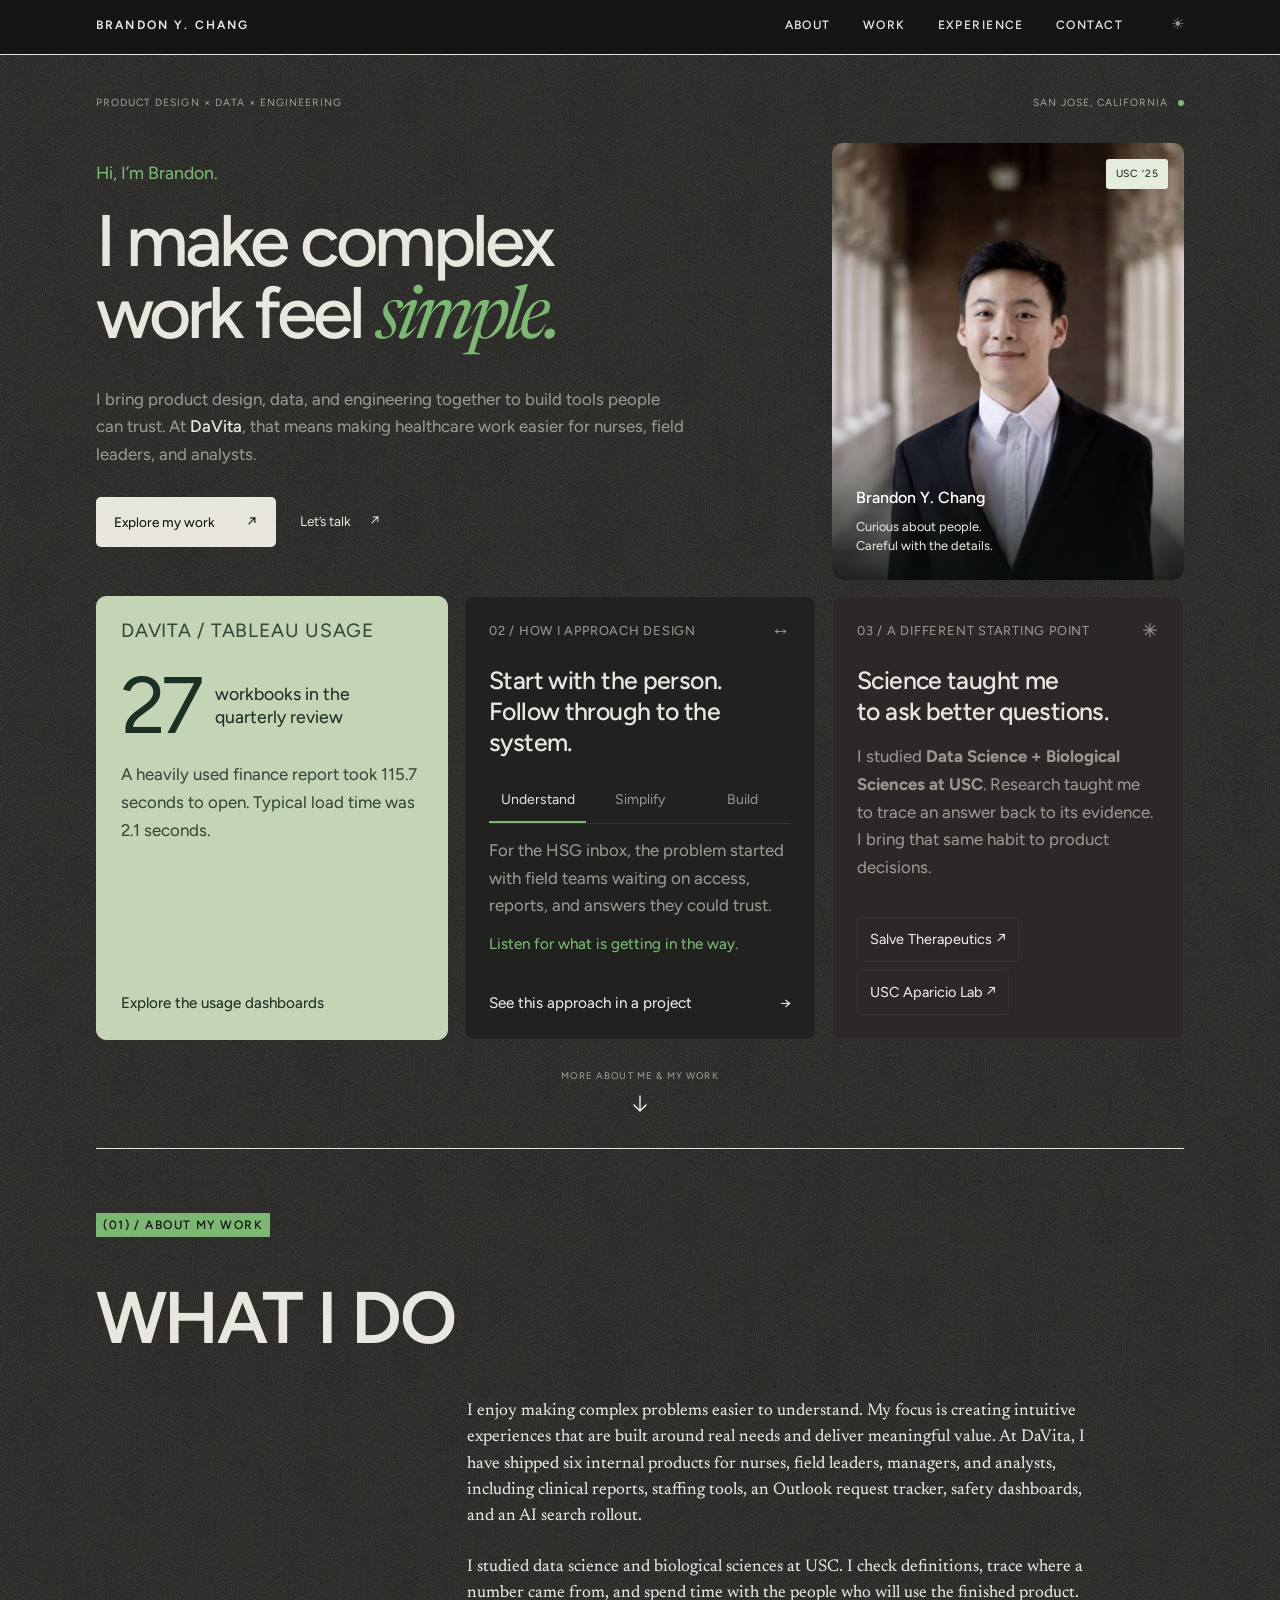
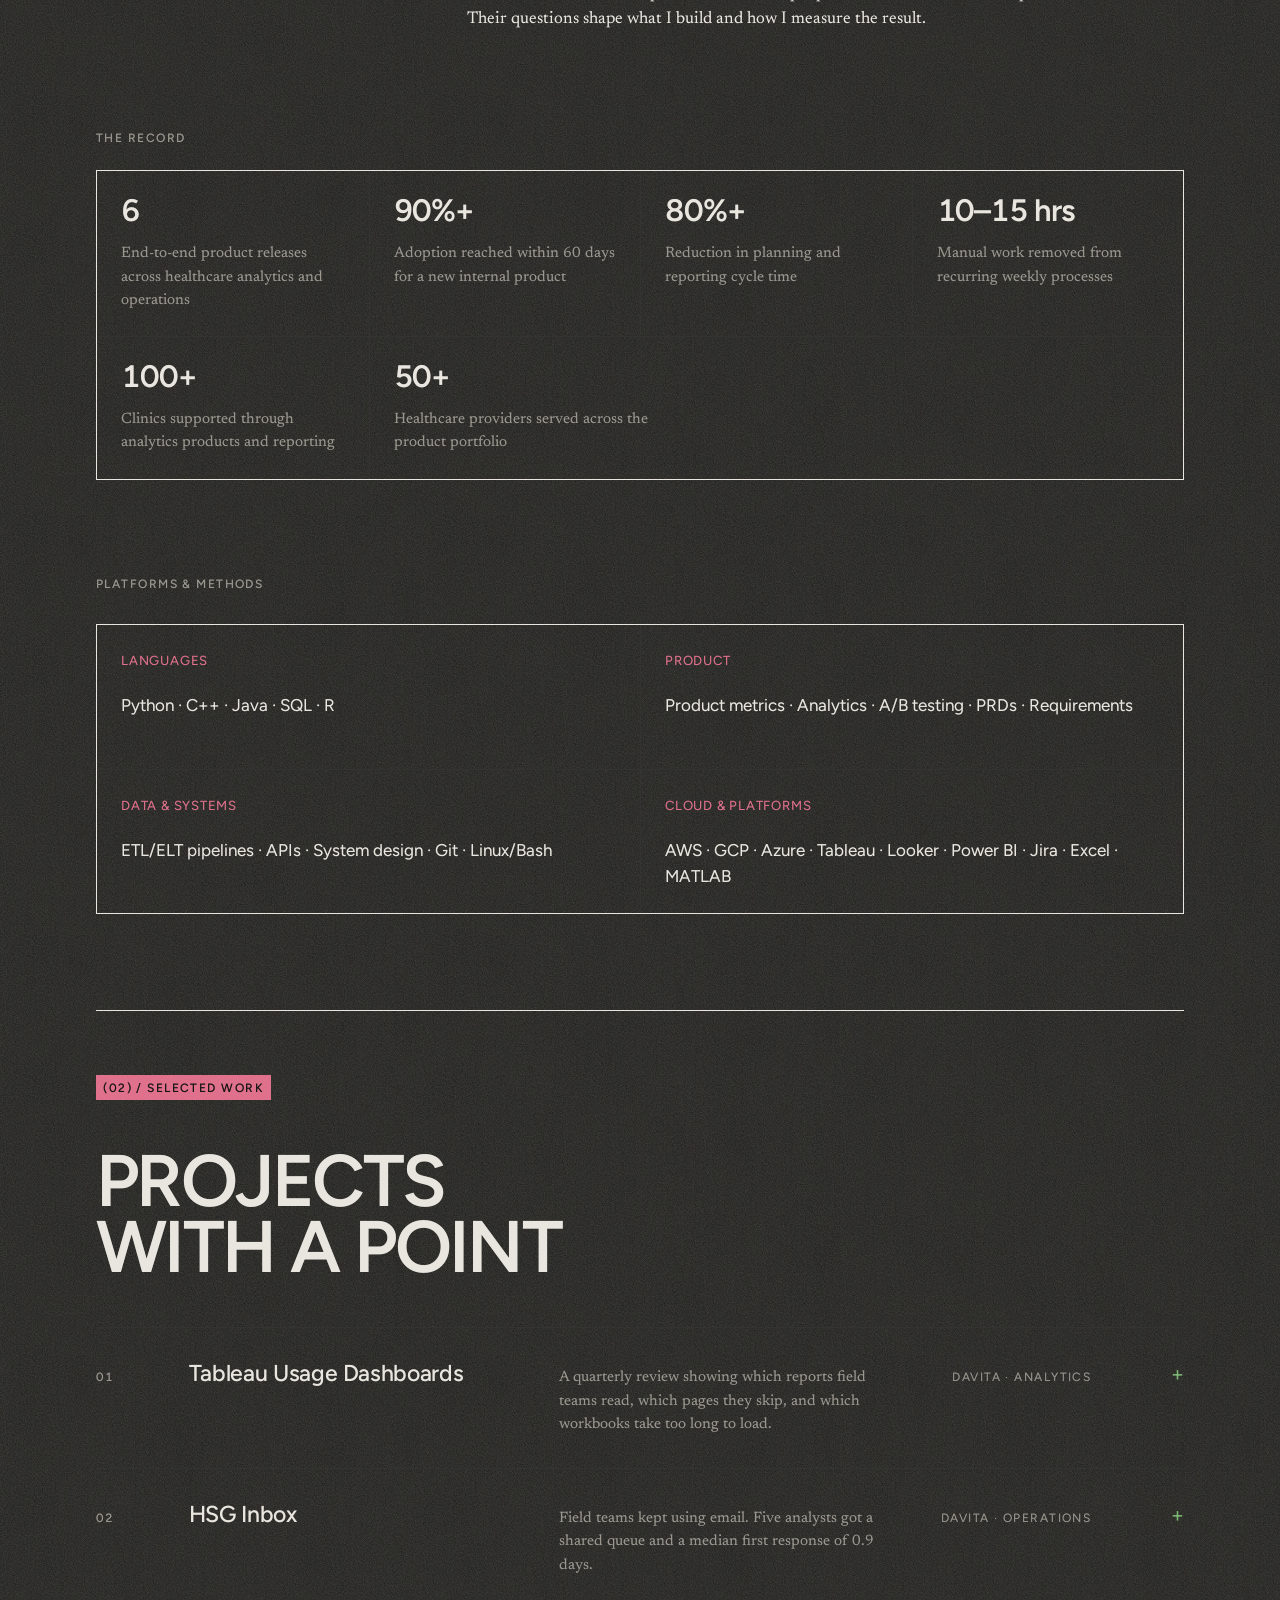
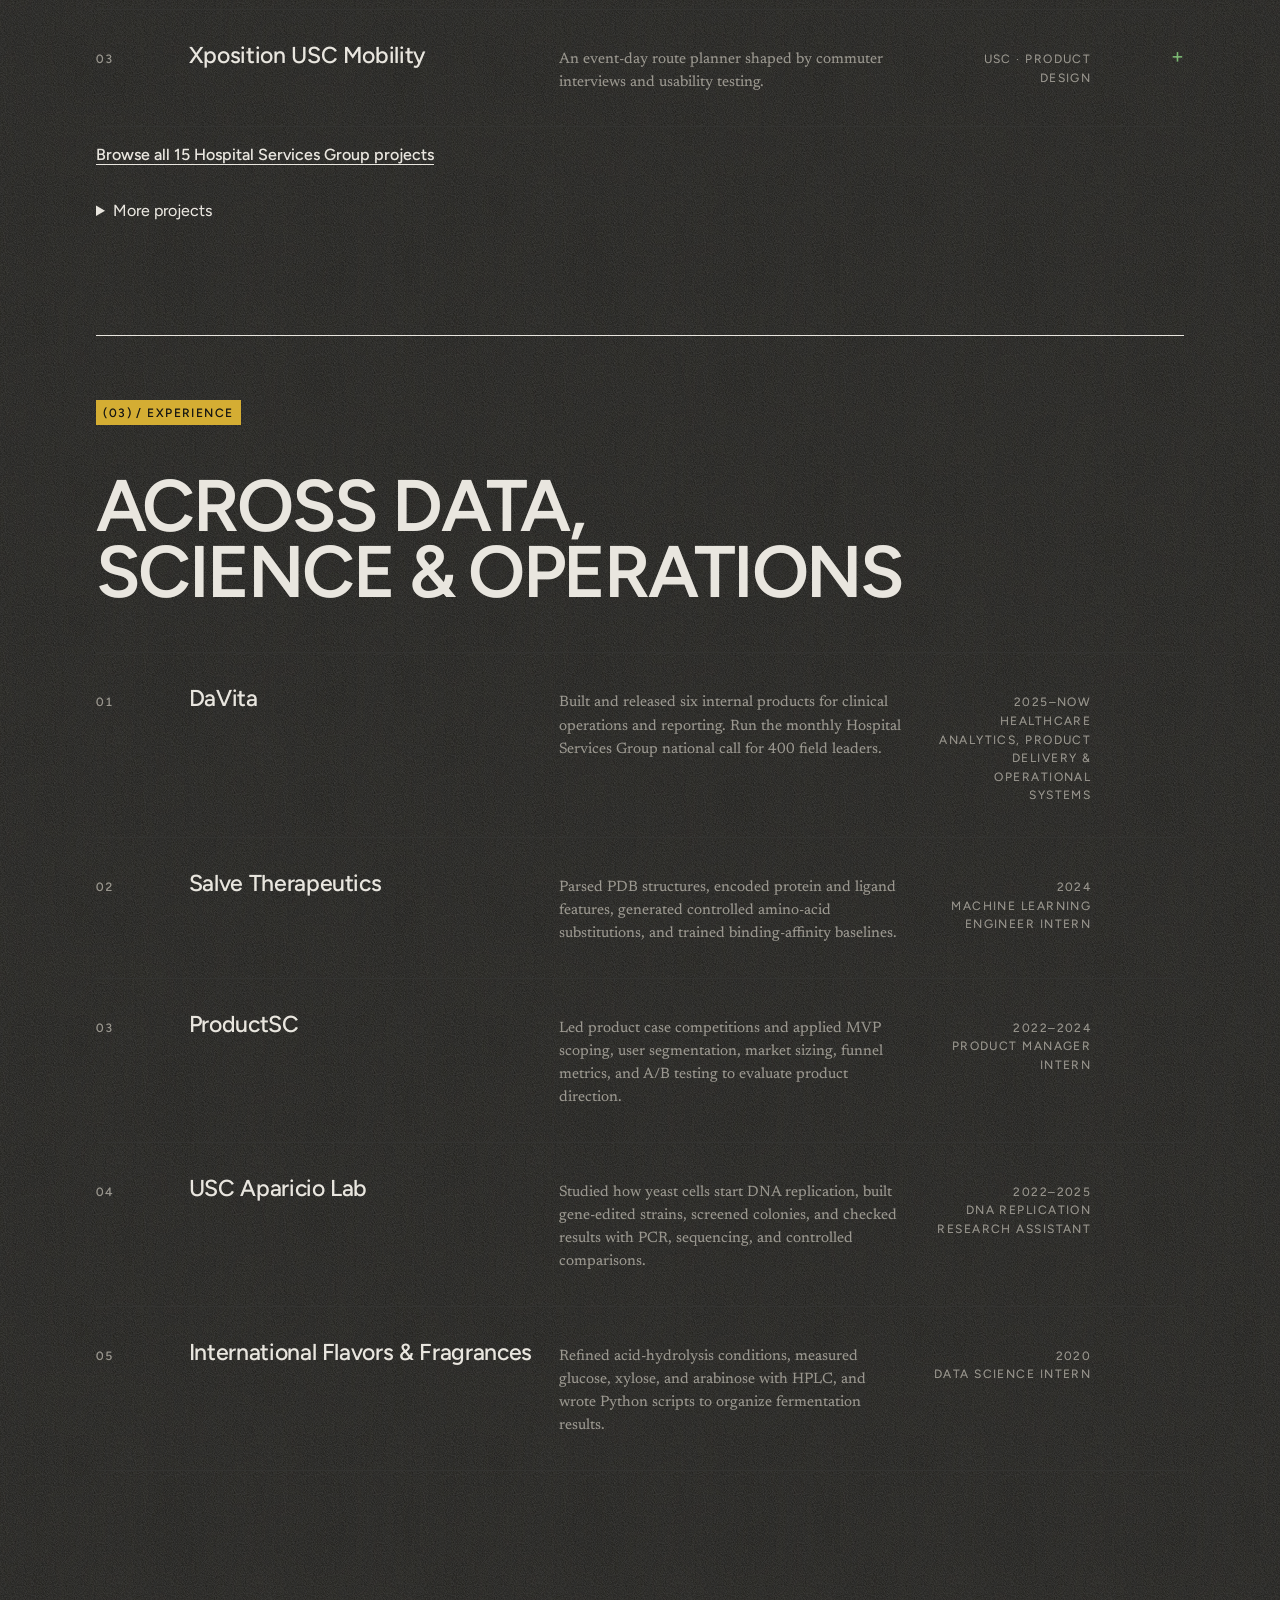
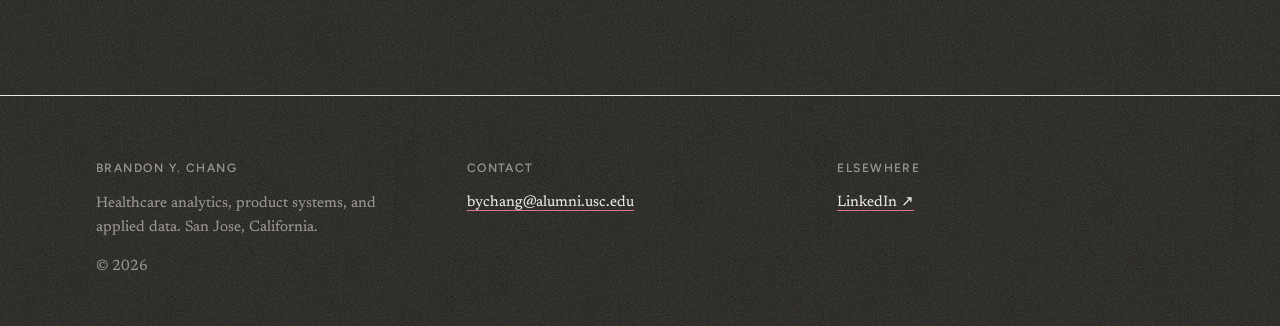
<file: index.html>
<!doctype html>
<html lang="en" data-theme="dark">
<head>
  <meta charset="utf-8">
  <meta name="viewport" content="width=device-width, initial-scale=1">
  <meta name="description" content="Meet Brandon Y. Chang: bringing product design, data, and engineering together at DaVita. Explore healthcare products, applied AI, and a background in science at USC.">
  <title>Brandon Y. Chang | Product, Data &amp; Applied AI</title>
  <link rel="preconnect" href="https://fonts.googleapis.com">
  <link rel="preconnect" href="https://fonts.gstatic.com" crossorigin>
  <link href="https://fonts.googleapis.com/css2?family=Aboreto&family=Figtree:wght@400;500;600&family=Newsreader:opsz,wght@6..72,400;6..72,500&display=swap" rel="stylesheet">
  <link rel="stylesheet" href="styles.css?v=26"><link rel="stylesheet" href="hsg-updates.css?v=27">
  <link rel="stylesheet" href="landing.css?v=26">
  <script src="script.js?v=20" defer></script>
  <script src="landing.js?v=26" defer></script>
</head>
<body class="home-page">
  <div class="shell">
    <header class="masthead-bar">
      <div class="page">
        <div class="bar">
          <a href="#top" class="wordmark">Brandon&nbsp;Y.&nbsp;Chang</a>
          <nav class="nav" aria-label="Primary navigation">
            <a href="#about" class="nav-item">About</a>
            <a href="#work" class="nav-item">Work</a>
            <a href="#experience" class="nav-item">Experience</a>
            <a href="#contact" class="nav-item">Contact</a>
          </nav>
          <button type="button" class="theme-toggle" aria-label="Switch to light mode" title="Switch to light mode"><span aria-hidden="true">☀</span></button>
          <button type="button" class="burger" aria-expanded="false" aria-controls="mobile-menu" aria-label="Open menu">
            <span class="bar-line" aria-hidden="true"></span>
            <span class="bar-line" aria-hidden="true"></span>
          </button>
        </div>
      </div>
    </header>

    <div id="mobile-menu" class="drawer" aria-hidden="true">
      <div class="page drawer-inner">
        <a href="#top" class="drawer-link">Home</a>
        <a href="#about" class="drawer-link">About</a>
        <a href="#work" class="drawer-link">Work</a>
        <a href="#experience" class="drawer-link">Experience</a>
        <a href="#contact" class="drawer-link">Contact</a>
      </div>
    </div>

    <main id="top">
      <div class="page">
        <section class="intro-board" aria-labelledby="intro-title">
          <div class="intro-eyebrow"><span>Product design × data × engineering</span><span>San Jose, California <i aria-hidden="true"></i></span></div>
          <div class="intro-grid">
            <div class="intro-copy">
              <p class="intro-kicker">Hi, I’m Brandon.</p>
              <h1 id="intro-title">I make complex<br> work feel <em>simple.</em></h1>
              <p class="intro-description">I bring product design, data, and engineering together to build tools people can trust. At <strong>DaVita</strong>, that means making healthcare work easier for nurses, field leaders, and analysts.</p>
              <div class="intro-actions"><a class="intro-primary" href="#work">Explore my work <span aria-hidden="true">↗</span></a><button type="button" class="intro-secondary" id="contact-toggle" aria-expanded="false" aria-controls="contact-options">Let’s talk <span aria-hidden="true">↗</span></button></div>
              <section class="contact-options" id="contact-options" aria-labelledby="contact-options-title" hidden>
                <h2 id="contact-options-title">Let’s connect.</h2>
                <p>Have a role, project, or question in mind? Send me a note.</p>
                <label for="contact-email">Email</label>
                <div class="contact-copy-row"><input id="contact-email" type="text" value="bychang@alumni.usc.edu" readonly><button type="button" id="copy-contact-email">Copy email</button></div>
                <div class="contact-browser-links"><a href="https://mail.google.com/mail/?view=cm&amp;fs=1&amp;to=bychang%40alumni.usc.edu" target="_blank" rel="noopener noreferrer">Compose in Gmail ↗</a><a href="https://www.linkedin.com/in/brandonychang" target="_blank" rel="noopener noreferrer">Connect on LinkedIn ↗</a></div>
                <p id="contact-copy-status" role="status" aria-live="polite"></p>
              </section>
            </div>
            <figure class="intro-portrait">
              <img src="brandon-portrait.jpg" alt="Brandon Chang at the University of Southern California" fetchpriority="high" width="900" height="1200">
              <figcaption><strong>Brandon Y. Chang</strong><span>Curious about people.<br>Careful with the details.</span></figcaption>
              <span class="intro-portrait-tag">USC ’25</span>
            </figure>
            <a class="intro-card intro-impact" href="tableau-usage.html">
              <div class="intro-card-top"><span>DaVita / Tableau usage</span></div>
              <div class="intro-impact-number">27<span>workbooks in the<br>quarterly review</span></div>
              <p>A heavily used finance report took 115.7 seconds to open. Typical load time was 2.1 seconds.</p>
              <span class="intro-card-link">Explore the usage dashboards</span>
            </a>
            <section class="intro-card intro-method" aria-labelledby="intro-method-title">
              <div class="intro-card-top"><span>02 / How I approach design</span><span aria-hidden="true">↔</span></div>
              <h2 id="intro-method-title">Start with the person.<br>Follow through to the system.</h2>
              <div class="method-controls" role="group" aria-label="Explore my design process">
                <button type="button" data-method="understand" aria-pressed="true" aria-controls="method-detail">Understand</button>
                <button type="button" data-method="simplify" aria-pressed="false" aria-controls="method-detail">Simplify</button>
                <button type="button" data-method="build" aria-pressed="false" aria-controls="method-detail">Build</button>
              </div>
              <div id="method-detail" class="method-detail" aria-live="polite" aria-atomic="true"><p>For the HSG inbox, the problem started with field teams waiting on access, reports, and answers they could trust.</p><span>Listen for what is getting in the way.</span></div>
              <a class="intro-card-link" href="email-ticket-automation.html">See this approach in a project <span aria-hidden="true">→</span></a>
            </section>
            <div class="intro-card intro-background">
              <div class="intro-card-top"><span>03 / A different starting point</span><span aria-hidden="true">✳</span></div>
              <h2>Science taught me<br>to ask better questions.</h2>
              <p>I studied <strong>Data Science + Biological Sciences at USC</strong>. Research taught me to trace an answer back to its evidence. I bring that same habit to product decisions.</p>
              <div class="intro-background-tags"><a href="protein-binding.html">Salve Therapeutics ↗</a><a href="aparicio-lab.html">USC Aparicio Lab ↗</a></div>
            </div>
          </div>
          <a class="scroll-cue" href="#about"><span>More about me &amp; my work</span><svg width="24" height="24" viewBox="0 0 24 24" fill="none" aria-hidden="true"><path d="M12 4v15m-6-6 6 6 6-6" stroke="currentColor" stroke-width="1.5" stroke-linecap="round" stroke-linejoin="round"/></svg></a>
        </section>

        <section class="section" id="about">
          <header class="section-head"><p class="label label-ink">(01) / About my work</p></header>
          <h2 class="title section-title">What I do</h2>
          <div class="grid grid-rows">
            <div class="c-7 start-5 prose">
              <p>I enjoy making complex problems easier to understand. My focus is creating intuitive experiences that are built around real needs and deliver meaningful value. At DaVita, I have shipped six internal products for nurses, field leaders, managers, and analysts, including clinical reports, staffing tools, an Outlook request tracker, safety dashboards, and an AI search rollout.</p>
              <p>I studied data science and biological sciences at USC. I check definitions, trace where a number came from, and spend time with the people who will use the finished product. Their questions shape what I build and how I measure the result.</p>
            </div>
          </div>

          <div class="record">
            <p class="label record-label">The record</p>
            <div class="data">
              <div class="data-row"><div class="data-figure">6</div><div class="data-label">End-to-end product releases across healthcare analytics and operations</div></div>
              <div class="data-row"><div class="data-figure">90%+</div><div class="data-label">Adoption reached within 60 days for a new internal product</div></div>
              <div class="data-row"><div class="data-figure">80%+</div><div class="data-label">Reduction in planning and reporting cycle time</div></div>
              <div class="data-row record-extra"><div class="data-figure">10–15 hrs</div><div class="data-label">Manual work removed from recurring weekly processes</div></div>
              <div class="data-row record-extra"><div class="data-figure">100+</div><div class="data-label">Clinics supported through analytics products and reporting</div></div>
              <div class="data-row record-extra"><div class="data-figure">50+</div><div class="data-label">Healthcare providers served across the product portfolio</div></div>
            </div>
            <button type="button" class="record-toggle label" aria-expanded="false">Show 3 more</button>
          </div>

          <div class="toolkit">
            <p class="label">Platforms &amp; methods</p>
            <div class="tool-groups">
              <article><span>Languages</span><p>Python · C++ · Java · SQL · R</p></article>
              <article><span>Product</span><p>Product metrics · Analytics · A/B testing · PRDs · Requirements</p></article>
              <article><span>Data &amp; systems</span><p>ETL/ELT pipelines · APIs · System design · Git · Linux/Bash</p></article>
              <article><span>Cloud &amp; platforms</span><p>AWS · GCP · Azure · Tableau · Looker · Power BI · Jira · Excel · MATLAB</p></article>
            </div>
          </div>
        </section>

        <section class="section" id="work">
          <header class="section-head"><p class="label label-ink">(02) / Selected work</p></header>
          <h2 class="title section-title">Projects<br>with a point</h2>
          <div class="index">
            <details class="project-preview" name="featured-preview">
              <summary class="index-row">
                <span class="index-num">01</span>
                <span class="index-name">Tableau Usage Dashboards</span>
                <span class="index-desc">A quarterly review showing which reports field teams read, which pages they skip, and which workbooks take too long to load.</span>
                <span class="index-meta">DaVita · Analytics</span>
                <span class="preview-sign" aria-hidden="true"></span>
              </summary>
              <div class="preview-body">
                <p>Five dashboards cover readership, repeat visits, access, and content health. A second team added its 19 workbooks in one day.</p>
                <nav aria-label="Tableau project links"><a href="tableau-usage.html">Read case study</a><a href="hsg-projects.html">All 15 HSG projects</a></nav>
              </div>
            </details>
            <details class="project-preview" name="featured-preview">
              <summary class="index-row">
                <span class="index-num">02</span>
                <span class="index-name">HSG Inbox</span>
                <span class="index-desc">Field teams kept using email. Five analysts got a shared queue and a median first response of 0.9 days.</span>
                <span class="index-meta">DaVita · Operations</span>
                <span class="preview-sign" aria-hidden="true"></span>
              </summary>
              <div class="preview-body">
                <div class="result-preview">
                  <strong>88%</strong>
                  <div><p>214 of 243 requests resolved in Q3</p>
                    <meter value="214" max="243" aria-label="214 of 243 requests resolved">88%</meter>
                  </div>
                </div>
                <nav aria-label="HSG Inbox project links">
                  <a href="email-ticket-automation.html">Read case study</a>
                  <a href="email-ticket-automation.html#tracker">Inspect the request tracker</a>
                </nav>
              </div>
            </details>
            <details class="project-preview" name="featured-preview">
              <summary class="index-row">
                <span class="index-num">03</span>
                <span class="index-name">Xposition USC Mobility</span>
                <span class="index-desc">An event-day route planner shaped by commuter interviews and usability testing.</span>
                <span class="index-meta">USC · Product design</span>
                <span class="preview-sign" aria-hidden="true"></span>
              </summary>
              <div class="preview-body">
                <img src="assets/xposition-map.png" loading="lazy" width="1218" height="746" alt="Football-event scenario showing parking options and the route to the Coliseum">
                <nav aria-label="Xposition USC Mobility project links">
                  <a href="usc-parking.html">Read case study</a>
                  <a href="usc-parking.html#planner">Try the route planner</a>
                </nav>
              </div>
            </details>
            <a class="hsg-directory-link" href="hsg-projects.html">Browse all 15 Hospital Services Group projects</a>
            <details class="project-archive">
              <summary>More projects</summary>
            <details class="project-preview" name="featured-preview">
              <summary class="index-row">
                <span class="index-num">04</span>
                <span class="index-name">ChatDB</span>
                <span class="index-desc">Choose a dataset, read a query, and see what it returns. A practice tool for learning SQL and MongoDB.</span>
                <span class="index-meta">USC · Database learning</span>
                <span class="preview-sign" aria-hidden="true"></span>
              </summary>
              <div class="preview-body">
                <img src="chatdb-interface.png" loading="lazy" width="2048" height="1014" alt="Original ChatDB prototype with database controls and a generated SQL example">
                <nav aria-label="ChatDB project links">
                  <a href="chatdb.html">Read case study</a>
                  <a href="chatdb.html#query-playground">Compare example queries</a>
                </nav>
              </div>
            </details>
              <a class="index-row" href="healthcare-analytics.html"><span class="index-num">05</span><span class="index-name">Healthcare Product Portfolio</span><span class="index-desc">Six named releases spanning AI knowledge search, safety, employee retention, clinical reporting, quality control, and request operations.</span><span class="index-meta">DaVita · Product &amp; analytics</span><span class="index-arrow" aria-hidden="true">→</span></a>
              <a class="index-row" href="glean-ai-rollout.html"><span class="index-num">06</span><span class="index-name">Enterprise AI Search Rollout</span><span class="index-desc">A rollout program that helped healthcare teams find trusted answers across disconnected company systems.</span><span class="index-meta">Glean · Product strategy · Analytics</span><span class="index-arrow" aria-hidden="true">→</span></a>
              <a class="index-row" href="protein-binding.html"><span class="index-num">07</span><span class="index-name">Protein Binding Prediction</span><span class="index-desc">A machine-learning pipeline for estimating protein–ligand binding strength so candidate designs can be compared before slower laboratory screening.</span><span class="index-meta">PyTorch · RDKit · Bioinformatics</span><span class="index-arrow" aria-hidden="true">→</span></a>
              <a class="index-row" href="genai-chatbot.html"><span class="index-num">08</span><span class="index-name">GenAI Chatbot Prototype</span><span class="index-desc">A support chatbot that answers from company documents, completes approved tasks, and hands uncertain questions to a person.</span><span class="index-meta">RAG · Retrieval · Product delivery</span><span class="index-arrow" aria-hidden="true">→</span></a>
              <a class="index-row" href="dog-poop-detector.html"><span class="index-num">09</span><span class="index-name">Dog Poop Detector</span><span class="index-desc">A real-time behavior-detection product for recognizing events, capturing video evidence, and sending mobile alerts.</span><span class="index-meta">Computer vision · Product definition</span><span class="index-arrow" aria-hidden="true">→</span></a>
              <a class="index-row" href="aparicio-lab.html"><span class="index-num">10</span><span class="index-name">Yeast DNA Replication Research</span><span class="index-desc">An interactive research story about editing yeast genes, screening colonies, and measuring how cells control the start of DNA replication.</span><span class="index-meta">USC Aparicio Lab · Molecular biology</span><span class="index-arrow" aria-hidden="true">→</span></a>
            </details>
          </div>
        </section>

        <section class="section" id="experience">
          <header class="section-head"><p class="label label-ink">(03) / Experience</p></header>
          <h2 class="title section-title">Across data,<br>science &amp; operations</h2>
          <div class="index">
            <a class="index-row experience-row" href="hsg-projects.html"><span class="index-num">01</span><span class="index-name">DaVita</span><span class="index-desc">Built and released six internal products for clinical operations and reporting. Run the monthly Hospital Services Group national call for 400 field leaders.</span><span class="index-meta">2025–Now<br>Healthcare analytics, product delivery &amp; operational systems</span></a>
            <a class="index-row experience-row" href="protein-binding.html"><span class="index-num">02</span><span class="index-name">Salve Therapeutics</span><span class="index-desc">Parsed PDB structures, encoded protein and ligand features, generated controlled amino-acid substitutions, and trained binding-affinity baselines.</span><span class="index-meta">2024<br>Machine learning engineer intern</span></a>
            <article class="index-row experience-row"><span class="index-num">03</span><span class="index-name">ProductSC</span><span class="index-desc">Led product case competitions and applied MVP scoping, user segmentation, market sizing, funnel metrics, and A/B testing to evaluate product direction.</span><span class="index-meta">2022–2024<br>Product manager intern</span></article>
            <a class="index-row experience-row" href="aparicio-lab.html"><span class="index-num">04</span><span class="index-name">USC Aparicio Lab</span><span class="index-desc">Studied how yeast cells start DNA replication, built gene-edited strains, screened colonies, and checked results with PCR, sequencing, and controlled comparisons.</span><span class="index-meta">2022–2025<br>DNA replication research assistant</span></a>
            <a class="index-row experience-row" href="iff-biofuels.html"><span class="index-num">05</span><span class="index-name">International Flavors &amp; Fragrances</span><span class="index-desc">Refined acid-hydrolysis conditions, measured glucose, xylose, and arabinose with HPLC, and wrote Python scripts to organize fermentation results.</span><span class="index-meta">2020<br>Data science intern</span></a>
          </div>
        </section>

      </div>
    </main>

    <footer class="colophon" id="contact">
      <div class="page">
        <div class="grid footer-grid">
          <div class="c-4"><p class="label">Brandon Y. Chang</p><p class="colophon-note">Healthcare analytics, product systems, and applied data. San Jose, California.</p><p class="colophon-note">© 2026</p></div>
          <div class="c-4"><p class="label">Contact</p><ul class="colophon-list"><li><a class="link" href="mailto:bychang@alumni.usc.edu">bychang@alumni.usc.edu</a></li></ul></div>
          <div class="c-4"><p class="label">Elsewhere</p><ul class="colophon-list"><li><a class="link" href="https://www.linkedin.com/in/brandonychang" target="_blank" rel="noopener noreferrer">LinkedIn ↗</a></li></ul></div>
        </div>
      </div>
    </footer>
  </div>
</body>
</html>
</file>
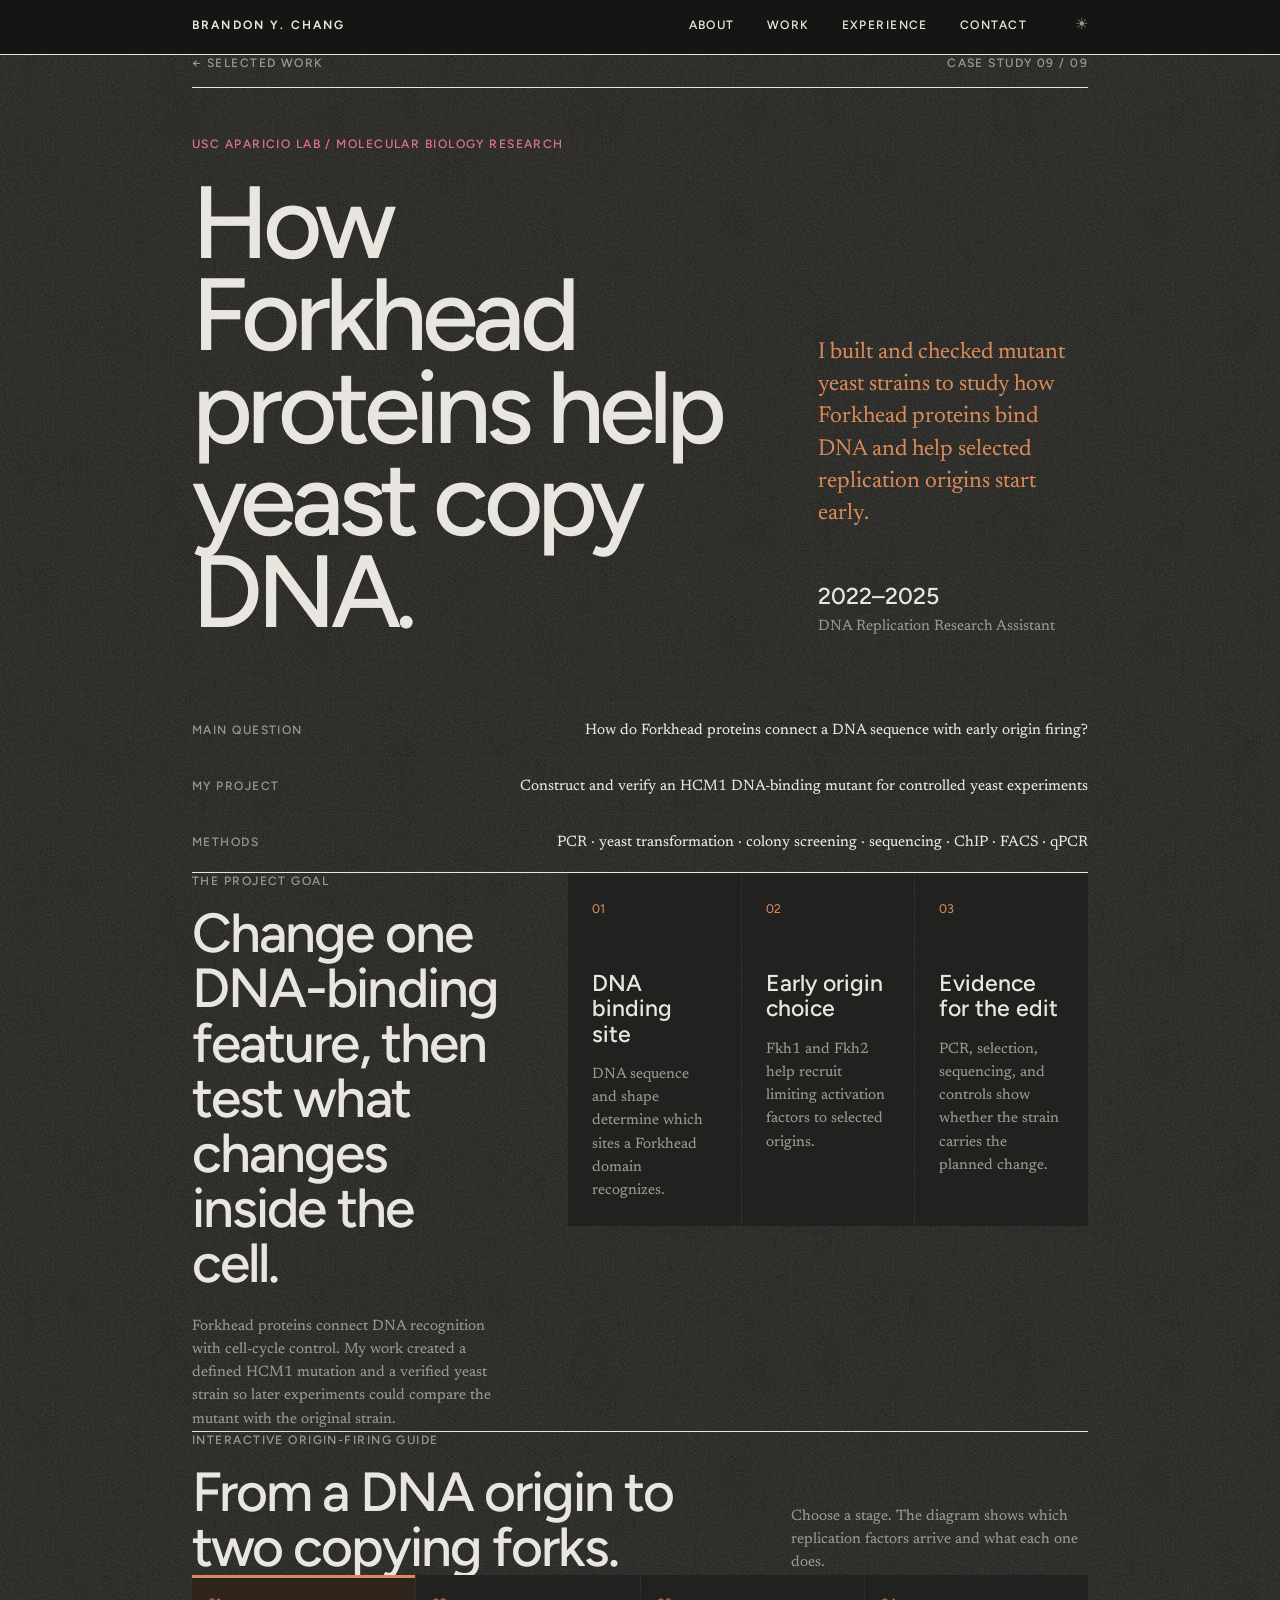
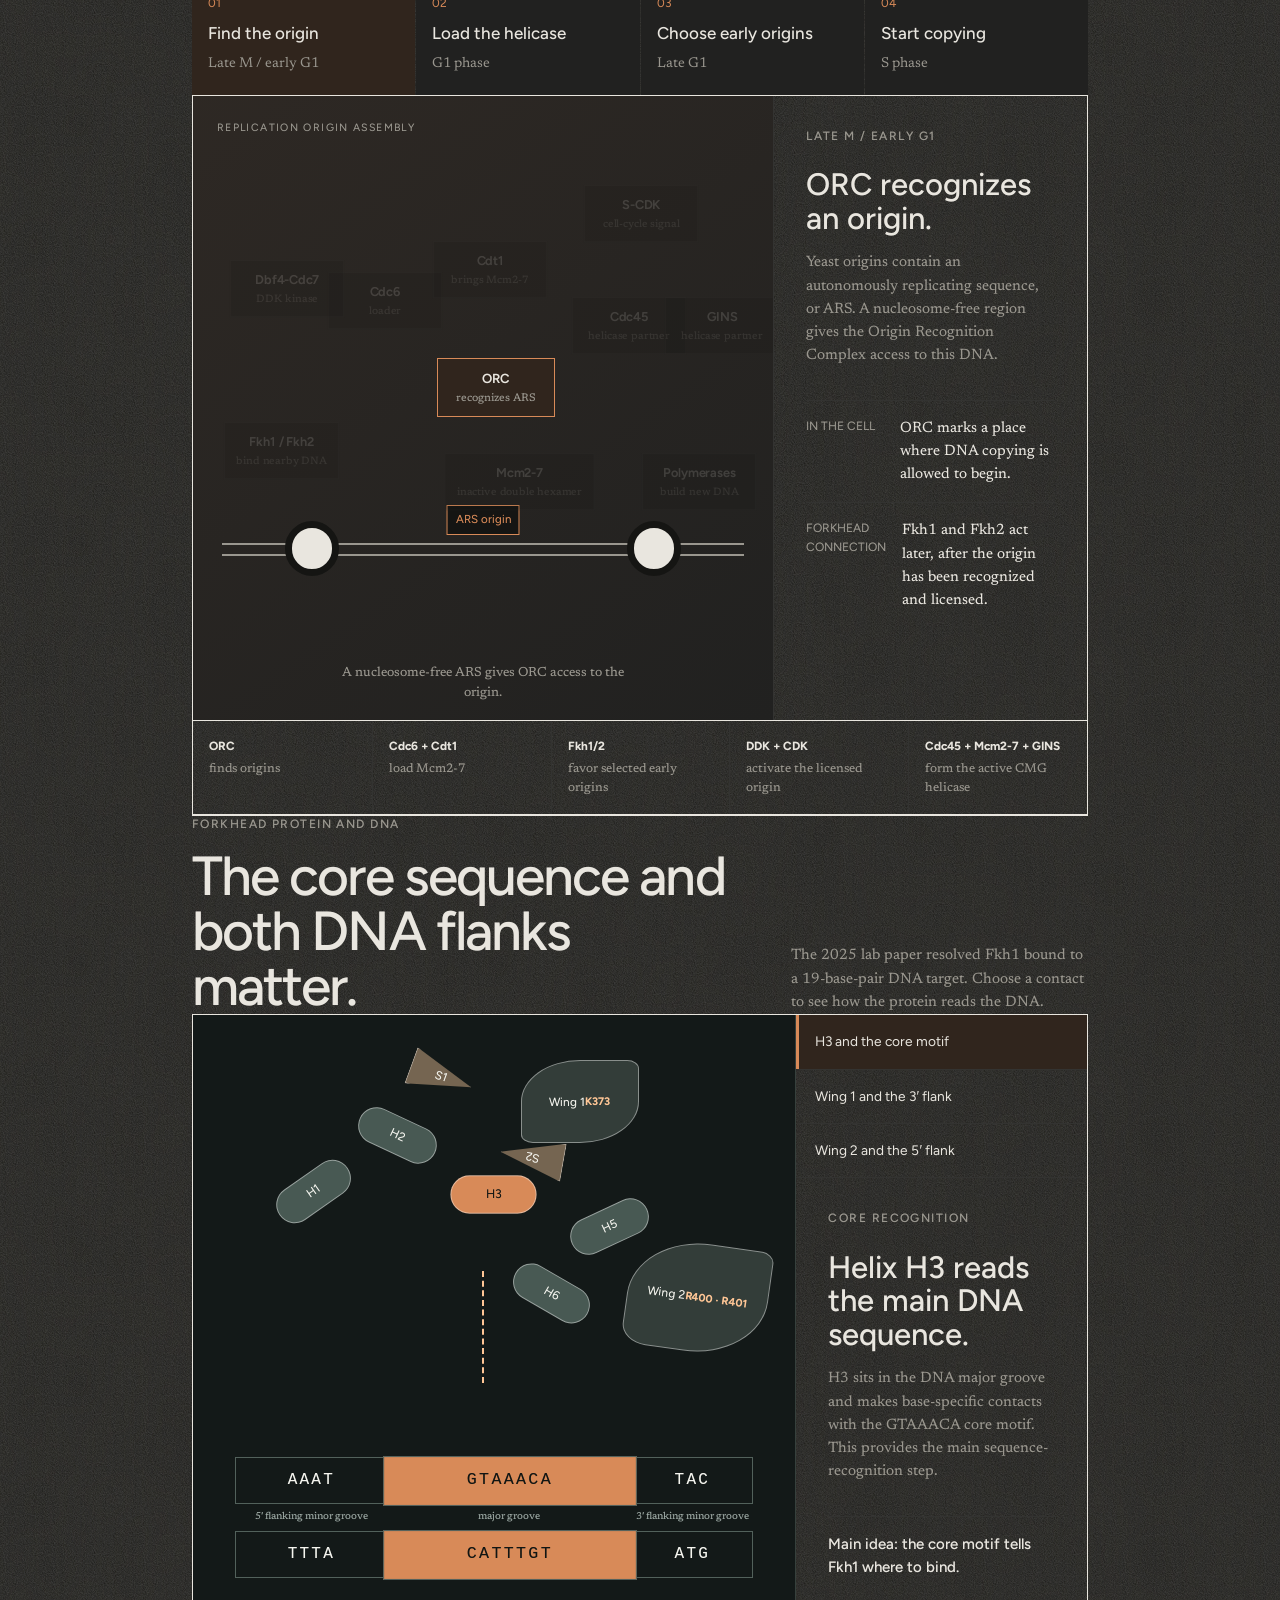
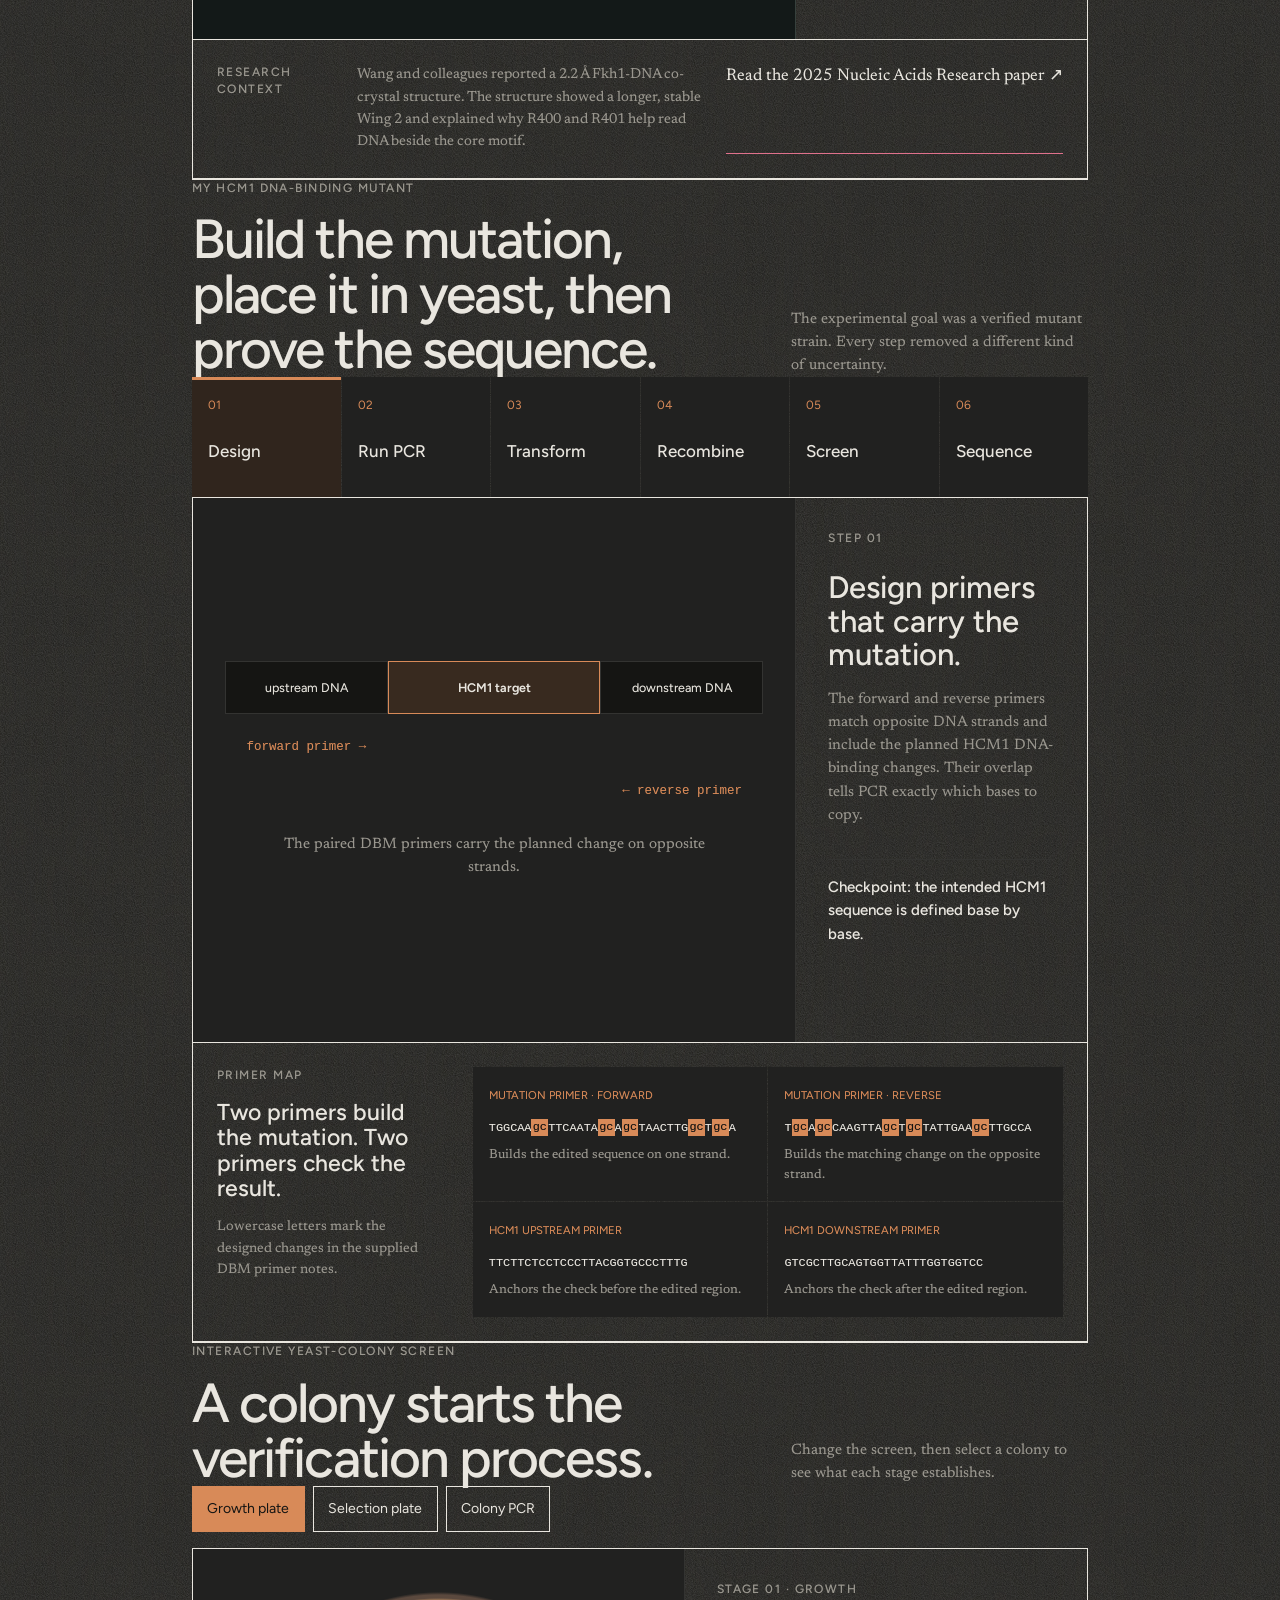
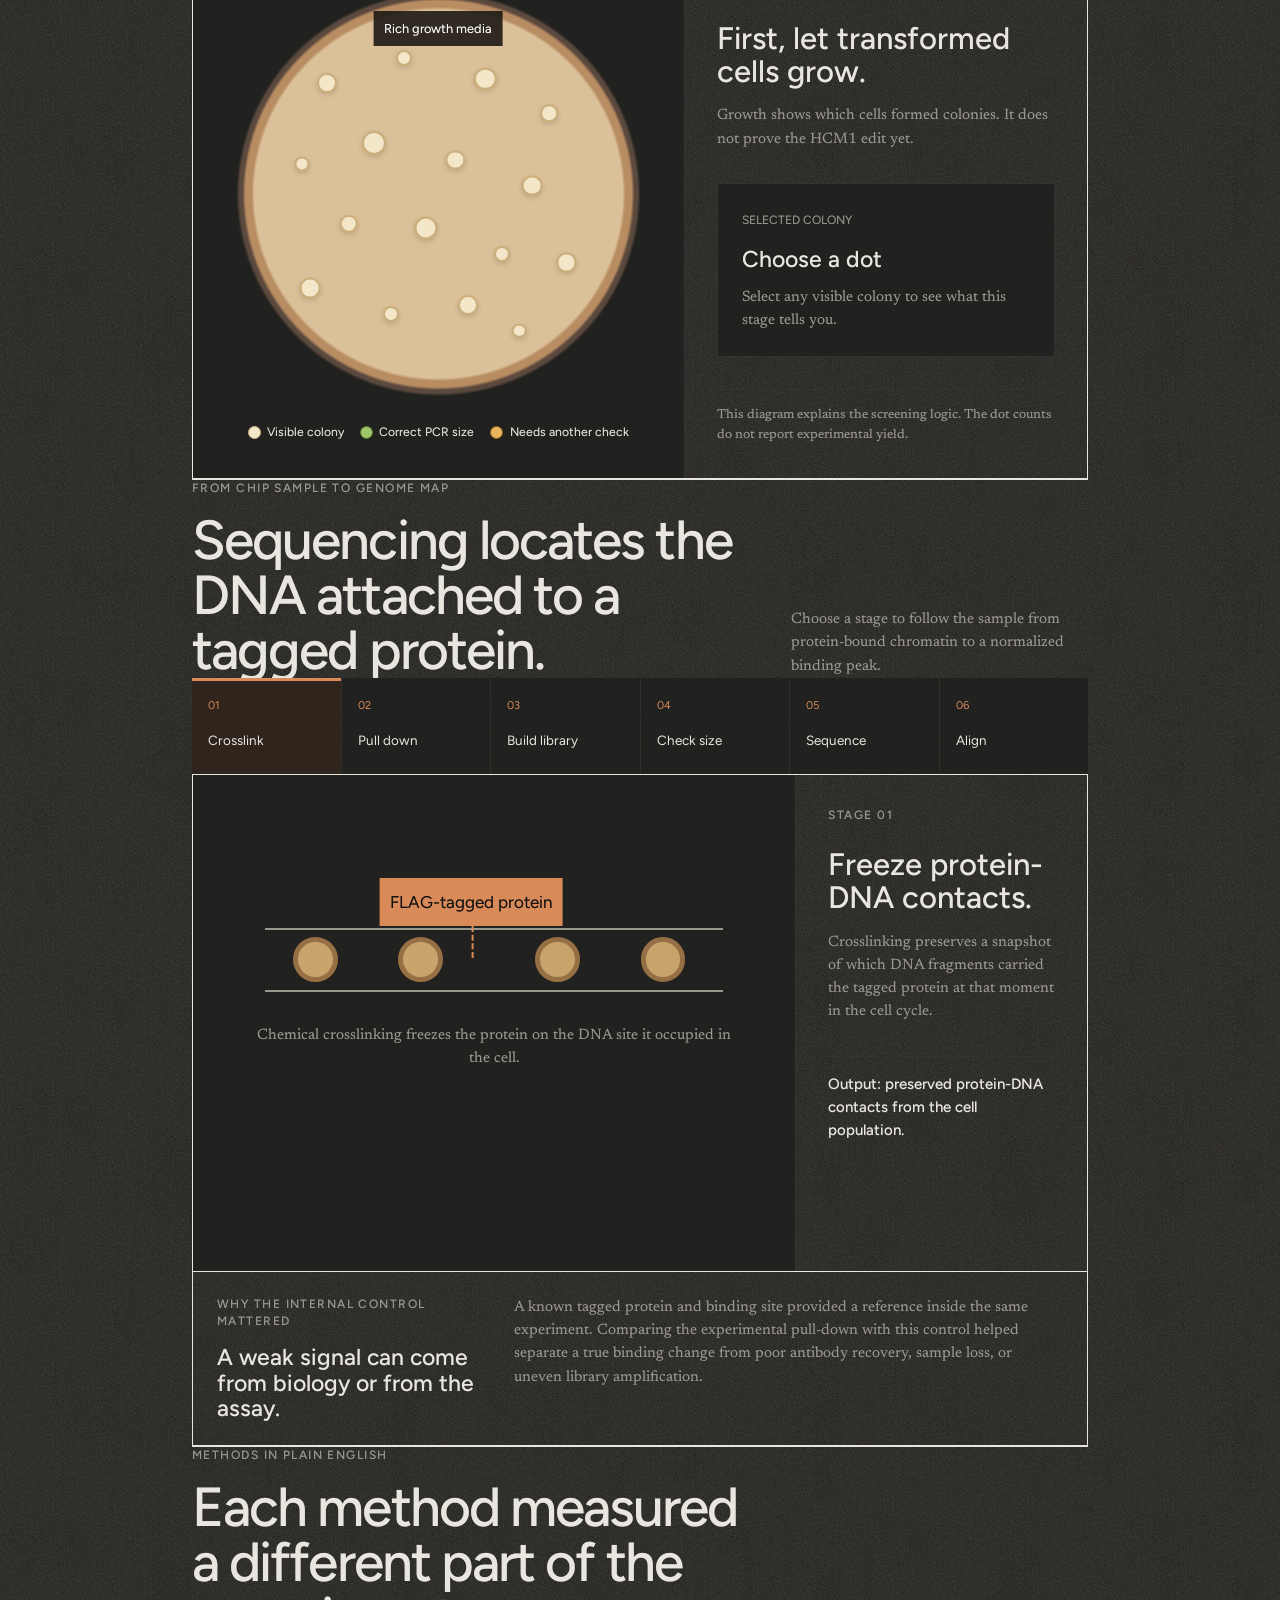
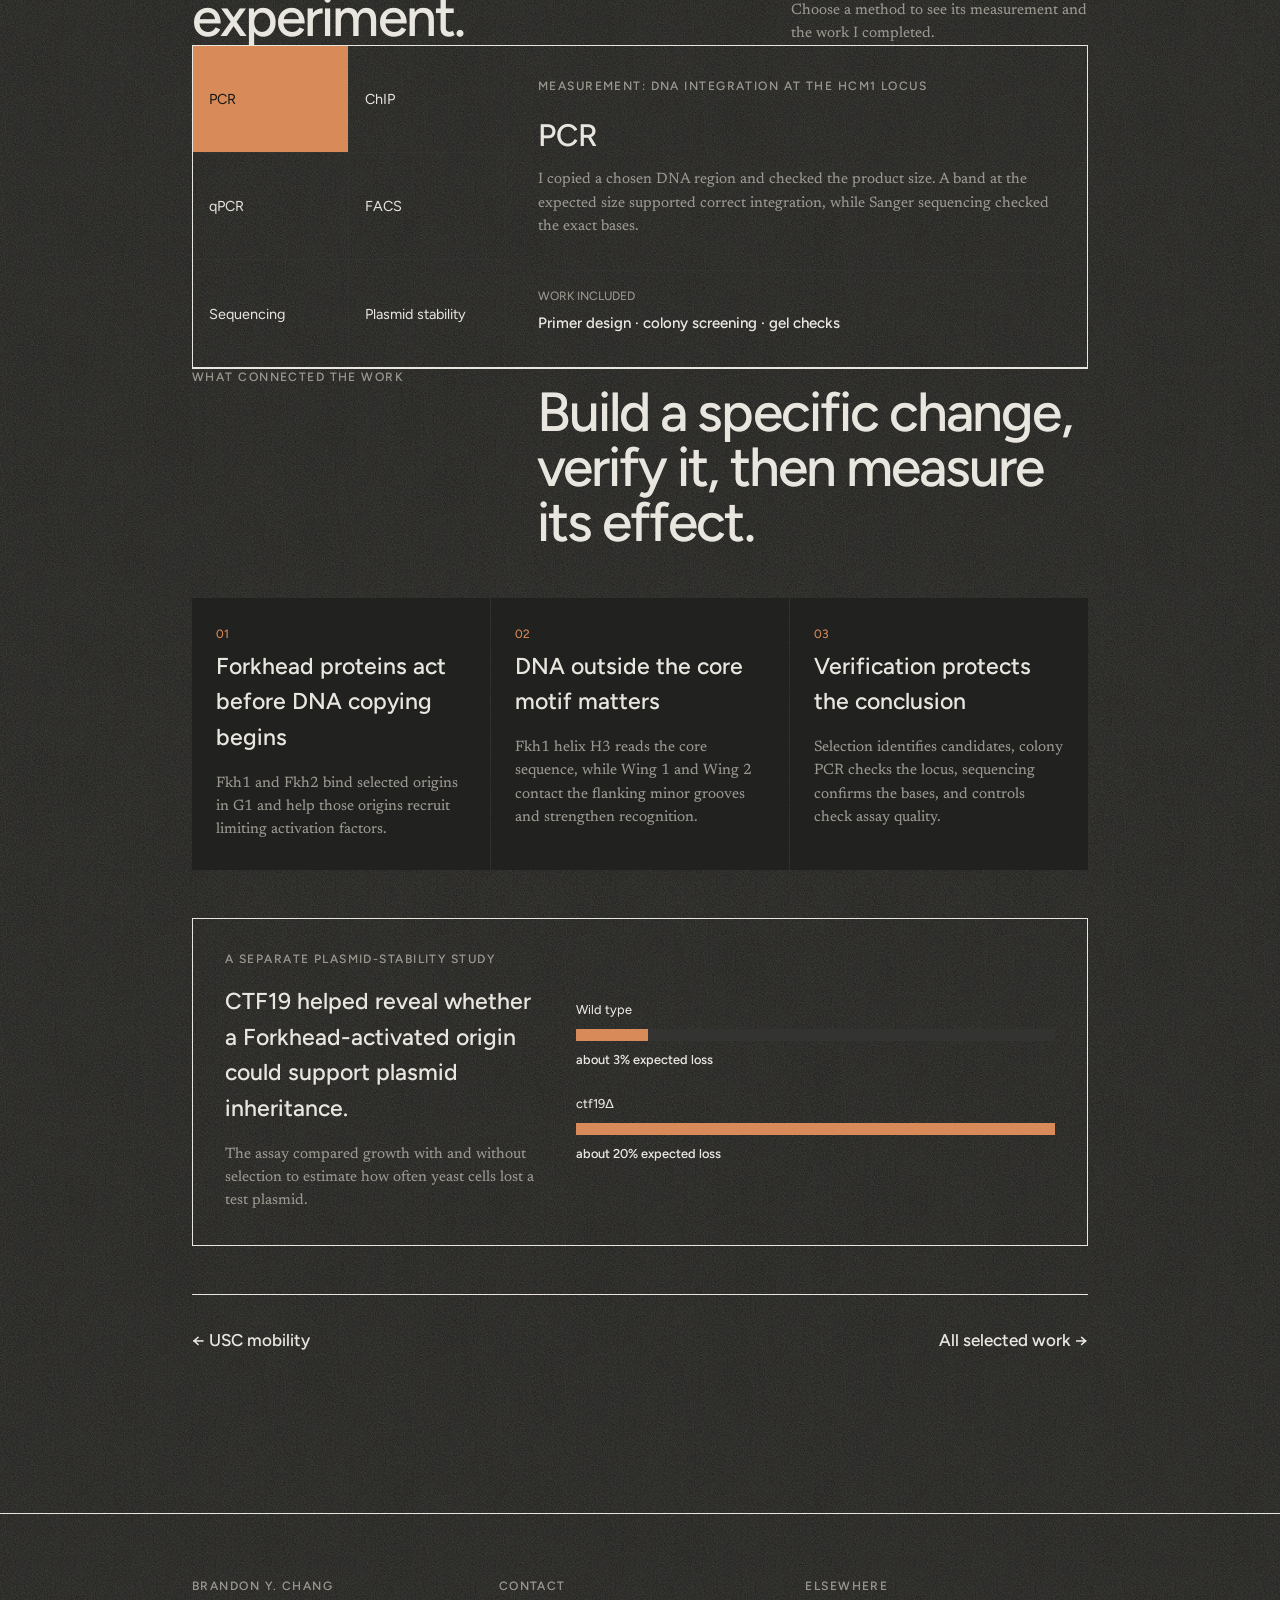
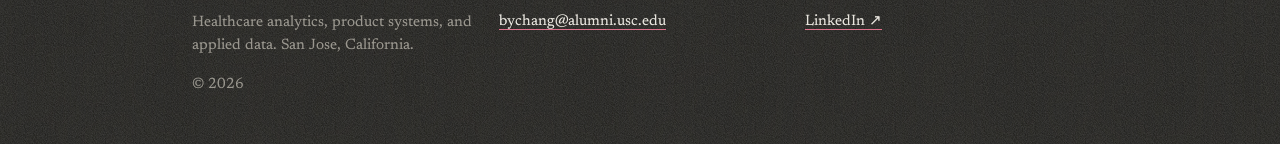
<file: aparicio-lab.html>
<!doctype html>
<html lang="en" data-theme="dark">
<head>
  <meta charset="utf-8">
  <meta name="viewport" content="width=device-width, initial-scale=1">
  <meta name="description" content="An interactive case study of Brandon Chang's Forkhead protein, HCM1 gene-editing, yeast transformation, PCR, and DNA sequencing research in the USC Aparicio Lab.">
  <title>Forkhead and Yeast DNA Replication Research | Brandon Y. Chang</title>
  <link rel="preconnect" href="https://fonts.googleapis.com">
  <link rel="preconnect" href="https://fonts.gstatic.com" crossorigin>
  <link href="https://fonts.googleapis.com/css2?family=Aboreto&family=Figtree:wght@400;500;600&family=Newsreader:opsz,wght@6..72,400;6..72,500&display=swap" rel="stylesheet">
  <link rel="stylesheet" href="styles.css?v=19">
  <script src="script.js?v=19" defer></script>
</head>
<body class="case-page aparicio-case"><div class="shell">
  <header class="masthead-bar"><div class="page"><div class="bar">
    <a href="index.html" class="wordmark">Brandon&nbsp;Y.&nbsp;Chang</a>
    <nav class="nav" aria-label="Primary navigation"><a href="index.html#about" class="nav-item">About</a><a href="index.html#work" class="nav-item">Work</a><a href="index.html#experience" class="nav-item">Experience</a><a href="index.html#contact" class="nav-item">Contact</a></nav>
    <button type="button" class="theme-toggle" aria-label="Switch to light mode" title="Switch to light mode"><span aria-hidden="true">☀</span></button>
    <button type="button" class="burger" aria-expanded="false" aria-controls="mobile-menu" aria-label="Open menu"><span class="bar-line" aria-hidden="true"></span><span class="bar-line" aria-hidden="true"></span></button>
  </div></div></header>
  <div id="mobile-menu" class="drawer" aria-hidden="true"><div class="page drawer-inner"><a href="index.html" class="drawer-link">Home</a><a href="index.html#about" class="drawer-link">About</a><a href="index.html#work" class="drawer-link">Work</a><a href="index.html#experience" class="drawer-link">Experience</a><a href="index.html#contact" class="drawer-link">Contact</a></div></div>

  <main><div class="page aparicio-page">
    <section class="aparicio-hero">
      <div class="case-folio"><a class="label" href="index.html#work">← Selected work</a><span class="label">Case study 09 / 09</span></div>
      <div class="aparicio-title-grid">
        <div><p class="label headnote">USC Aparicio Lab / Molecular biology research</p><h1>How Forkhead proteins help yeast copy DNA.</h1></div>
        <div class="aparicio-summary"><p>I built and checked mutant yeast strains to study how Forkhead proteins bind DNA and help selected replication origins start early.</p><div><strong>2022–2025</strong><span>DNA Replication Research Assistant</span></div></div>
      </div>
      <dl class="case-credits aparicio-credits"><div><dt class="label">Main question</dt><dd>How do Forkhead proteins connect a DNA sequence with early origin firing?</dd></div><div><dt class="label">My project</dt><dd>Construct and verify an HCM1 DNA-binding mutant for controlled yeast experiments</dd></div><div><dt class="label">Methods</dt><dd>PCR · yeast transformation · colony screening · sequencing · ChIP · FACS · qPCR</dd></div></dl>
    </section>

    <section class="research-question" aria-labelledby="research-question-title">
      <div><p class="label">The project goal</p><h2 id="research-question-title">Change one DNA-binding feature, then test what changes inside the cell.</h2><p>Forkhead proteins connect DNA recognition with cell-cycle control. My work created a defined HCM1 mutation and a verified yeast strain so later experiments could compare the mutant with the original strain.</p></div>
      <div class="research-thread-grid">
        <article><span>01</span><strong>DNA binding site</strong><p>DNA sequence and shape determine which sites a Forkhead domain recognizes.</p></article>
        <article><span>02</span><strong>Early origin choice</strong><p>Fkh1 and Fkh2 help recruit limiting activation factors to selected origins.</p></article>
        <article><span>03</span><strong>Evidence for the edit</strong><p>PCR, selection, sequencing, and controls show whether the strain carries the planned change.</p></article>
      </div>
    </section>

    <section class="replication-explorer" aria-labelledby="replication-title">
      <div class="replication-head"><div><p class="label">Interactive origin-firing guide</p><h2 id="replication-title">From a DNA origin to two copying forks.</h2></div><p>Choose a stage. The diagram shows which replication factors arrive and what each one does.</p></div>
      <div class="replication-tabs replication-tabs-four" role="tablist" aria-label="Choose a DNA replication stage">
        <button type="button" class="active" role="tab" aria-selected="true" data-replication-stage="recognize"><span>01</span><strong>Find the origin</strong><small>Late M / early G1</small></button>
        <button type="button" role="tab" aria-selected="false" data-replication-stage="license"><span>02</span><strong>Load the helicase</strong><small>G1 phase</small></button>
        <button type="button" role="tab" aria-selected="false" data-replication-stage="recruit"><span>03</span><strong>Choose early origins</strong><small>Late G1</small></button>
        <button type="button" role="tab" aria-selected="false" data-replication-stage="fire"><span>04</span><strong>Start copying</strong><small>S phase</small></button>
      </div>
      <div class="replication-panel replication-panel-detailed">
        <div class="origin-machine" id="replication-diagram" data-stage="recognize" aria-label="Interactive diagram of origin recognition, licensing, activation, and replication fork formation">
          <div class="factor factor-orc"><strong>ORC</strong><span>recognizes ARS</span></div><div class="factor factor-cdc6"><strong>Cdc6</strong><span>loader</span></div><div class="factor factor-cdt1"><strong>Cdt1</strong><span>brings Mcm2-7</span></div><div class="factor factor-mcm"><strong>Mcm2-7</strong><span>inactive double hexamer</span></div><div class="factor factor-fkh"><strong>Fkh1 / Fkh2</strong><span>bind nearby DNA</span></div><div class="factor factor-ddk"><strong>Dbf4-Cdc7</strong><span>DDK kinase</span></div><div class="factor factor-cdk"><strong>S-CDK</strong><span>cell-cycle signal</span></div><div class="factor factor-cdc45"><strong>Cdc45</strong><span>helicase partner</span></div><div class="factor factor-gins"><strong>GINS</strong><span>helicase partner</span></div><div class="factor factor-pol"><strong>Polymerases</strong><span>build new DNA</span></div>
          <div class="origin-dna"><i class="nucleosome nucleosome-left"></i><i class="nucleosome nucleosome-right"></i><span class="ars-label">ARS origin</span><b class="strand strand-top"></b><b class="strand strand-bottom"></b><i class="fork fork-left"></i><i class="fork fork-right"></i></div>
          <div class="machine-caption" id="machine-caption">A nucleosome-free ARS gives ORC access to the origin.</div>
        </div>
        <article aria-live="polite"><p class="label" id="replication-kicker">Late M / early G1</p><h3 id="replication-stage-title">ORC recognizes an origin.</h3><p id="replication-stage-copy">Yeast origins contain an autonomously replicating sequence, or ARS. A nucleosome-free region gives the Origin Recognition Complex access to this DNA.</p><dl><div><dt>In the cell</dt><dd id="replication-plain">ORC marks a place where DNA copying is allowed to begin.</dd></div><div><dt>Forkhead connection</dt><dd id="replication-method">Fkh1 and Fkh2 act later, after the origin has been recognized and licensed.</dd></div></dl></article>
      </div>
      <div class="factor-legend"><span><b>ORC</b> finds origins</span><span><b>Cdc6 + Cdt1</b> load Mcm2-7</span><span><b>Fkh1/2</b> favor selected early origins</span><span><b>DDK + CDK</b> activate the licensed origin</span><span><b>Cdc45 + Mcm2-7 + GINS</b> form the active CMG helicase</span></div>
    </section>

    <section class="forkhead-explorer" aria-labelledby="forkhead-title">
      <div class="forkhead-head"><div><p class="label">Forkhead protein and DNA</p><h2 id="forkhead-title">The core sequence and both DNA flanks matter.</h2></div><p>The 2025 lab paper resolved Fkh1 bound to a 19-base-pair DNA target. Choose a contact to see how the protein reads the DNA.</p></div>
      <div class="forkhead-workbench">
        <div class="forkhead-visual" id="forkhead-visual" data-contact="core" aria-label="Diagram of Fkh1 helix H3, Wing 1, and Wing 2 contacting a DNA target">
          <div class="protein-fold"><span class="helix h1">H1</span><span class="helix h2">H2</span><span class="helix h3">H3</span><span class="beta s1">S1</span><span class="wing wing1">Wing 1<br><b>K373</b></span><span class="beta s2">S2</span><span class="helix h5">H5</span><span class="wing wing2">Wing 2<br><b>R400 · R401</b></span><span class="helix h6">H6</span></div>
          <div class="dna-contact-map"><div class="dna-strand dna-strand-one"><span class="flank-five">AAAT</span><span class="core-motif">GTAAACA</span><span class="flank-three">TAC</span></div><div class="groove-labels"><span>5′ flanking minor groove</span><span>major groove</span><span>3′ flanking minor groove</span></div><div class="dna-strand dna-strand-two"><span class="flank-five">TTTA</span><span class="core-motif">CATTTGT</span><span class="flank-three">ATG</span></div></div>
          <i class="contact-line contact-core"></i><i class="contact-line contact-wing-one"></i><i class="contact-line contact-wing-two"></i>
        </div>
        <div><div class="forkhead-tabs" role="tablist" aria-label="Choose a Forkhead DNA contact"><button type="button" class="active" role="tab" aria-selected="true" data-forkhead-contact="core">H3 and the core motif</button><button type="button" role="tab" aria-selected="false" data-forkhead-contact="wing1">Wing 1 and the 3′ flank</button><button type="button" role="tab" aria-selected="false" data-forkhead-contact="wing2">Wing 2 and the 5′ flank</button></div><article class="forkhead-readout" aria-live="polite"><p class="label" id="forkhead-contact-label">Core recognition</p><h3 id="forkhead-contact-title">Helix H3 reads the main DNA sequence.</h3><p id="forkhead-contact-copy">H3 sits in the DNA major groove and makes base-specific contacts with the GTAAACA core motif. This provides the main sequence-recognition step.</p><strong id="forkhead-contact-result">Main idea: the core motif tells Fkh1 where to bind.</strong></article></div>
      </div>
      <div class="paper-context"><p class="label">Research context</p><p>Wang and colleagues reported a 2.2 Å Fkh1-DNA co-crystal structure. The structure showed a longer, stable Wing 2 and explained why R400 and R401 help read DNA beside the core motif.</p><a class="link" href="https://doi.org/10.1093/nar/gkaf946" target="_blank" rel="noopener noreferrer">Read the 2025 Nucleic Acids Research paper ↗</a></div>
    </section>

    <section class="hcm-workbench" aria-labelledby="hcm-title">
      <div class="hcm-head"><div><p class="label">My HCM1 DNA-binding mutant</p><h2 id="hcm-title">Build the mutation, place it in yeast, then prove the sequence.</h2></div><p>The experimental goal was a verified mutant strain. Every step removed a different kind of uncertainty.</p></div>
      <div class="hcm-steps hcm-steps-six" role="tablist" aria-label="Choose an HCM1 strain-construction step"><button type="button" class="active" role="tab" aria-selected="true" data-hcm-step="design"><span>01</span><strong>Design</strong></button><button type="button" role="tab" aria-selected="false" data-hcm-step="pcr"><span>02</span><strong>Run PCR</strong></button><button type="button" role="tab" aria-selected="false" data-hcm-step="transform"><span>03</span><strong>Transform</strong></button><button type="button" role="tab" aria-selected="false" data-hcm-step="recombine"><span>04</span><strong>Recombine</strong></button><button type="button" role="tab" aria-selected="false" data-hcm-step="screen"><span>05</span><strong>Screen</strong></button><button type="button" role="tab" aria-selected="false" data-hcm-step="sequence"><span>06</span><strong>Sequence</strong></button></div>
      <div class="hcm-stage hcm-stage-detailed">
        <div class="edit-canvas" id="gene-edit-diagram" data-step="design" aria-label="Interactive HCM1 primer, PCR, transformation, recombination, screening, and sequencing diagram">
          <div class="edit-state" data-edit-view="design"><div class="edit-gene-line"><span>upstream DNA</span><strong>HCM1 target</strong><span>downstream DNA</span></div><div class="primer-arrow primer-forward">forward primer →</div><div class="primer-arrow primer-reverse">← reverse primer</div><p>The paired DBM primers carry the planned change on opposite strands.</p></div>
          <div class="edit-state" data-edit-view="pcr">
            <div class="pcr-cycle-visual" aria-label="PCR cycle showing strand separation, primer binding, and DNA extension">
              <article class="pcr-phase pcr-denature"><header><span>01</span><strong>Separate strands</strong><small>95°C</small></header><div class="pcr-strand-set"><div class="pcr-strand strand-a"><b>5′</b><i></i><b>3′</b></div><div class="pcr-strand strand-b"><b>3′</b><i></i><b>5′</b></div></div><p>Heat breaks the bonds between the two template strands.</p></article>
              <article class="pcr-phase pcr-anneal"><header><span>02</span><strong>Bind primers</strong><small>about 55°C</small></header><div class="pcr-strand-set"><div class="pcr-strand strand-a"><b>5′</b><i></i><b>3′</b><em class="primer primer-reverse-copy">reverse primer</em></div><div class="pcr-strand strand-b"><b>3′</b><i></i><b>5′</b><em class="primer primer-forward-copy">forward primer</em></div></div><p>The forward and reverse primers attach to matching HCM1 sequences.</p></article>
              <article class="pcr-phase pcr-extend"><header><span>03</span><strong>Extend new DNA</strong><small>72°C</small></header><div class="pcr-strand-set"><div class="pcr-strand strand-a"><b>5′</b><i></i><b>3′</b><em class="new-dna new-dna-top"></em></div><div class="pcr-strand strand-b"><b>3′</b><i></i><b>5′</b><em class="new-dna new-dna-bottom"></em></div></div><span class="pcr-polymerase-note">DNA polymerase extends from each primer</span><p>Polymerase adds bases from each primer to copy the full edited fragment.</p></article>
            </div>
            <div class="pcr-copy-growth" aria-label="PCR copy count after three cycles"><span>Start<strong>1 template</strong></span><i>→</i><span>Cycle 1<strong>2 copies</strong></span><i>→</i><span>Cycle 2<strong>4 copies</strong></span><i>→</i><span>Cycle 3<strong>8 copies</strong></span></div>
            <p>Repeating these three temperatures produces enough HCM1 DNA for yeast transformation.</p>
          </div>
          <div class="edit-state" data-edit-view="transform"><div class="transformation-diagram"><span class="dna-fragment">edited DNA</span><i class="transform-arrow">→</i><span class="yeast-cell"><b>yeast</b></span><div><strong>LiAc + PEG</strong><small>helps DNA enter cells</small></div></div><p>Transformation introduces the edited DNA into a population of yeast cells.</p></div>
          <div class="edit-state" data-edit-view="recombine"><div class="alignment-stack"><div><span>left matching region</span><strong>planned HCM1 edit</strong><span>right matching region</span></div><i>aligns with</i><div><span>left genomic DNA</span><strong>original HCM1 region</strong><span>right genomic DNA</span></div></div><div class="recombined-result">homologous recombination → edited genomic locus</div><p>Matching DNA on both sides guides repair to the intended location.</p></div>
          <div class="edit-state" data-edit-view="screen"><div class="screen-diagram"><span class="mini-colony">A</span><span class="mini-colony confirmed">B</span><span class="mini-colony">C</span><i>selection plate</i><div class="gel-lanes"><b></b><b class="band-ok"></b><b></b></div></div><p>Selection finds cells carrying the marker. Colony PCR checks whether the edit sits at the correct locus.</p></div>
          <div class="edit-state" data-edit-view="sequence"><div class="sequence-alignment"><div><span>Expected edit</span><code>TGGCAA<mark>gc</mark>TTCAATA<mark>gc</mark>A<mark>gc</mark>TAACTTG<mark>gc</mark>T<mark>gc</mark>A</code></div><div><span>Colony read</span><code>TGGCAA<mark>GC</mark>TTCAATA<mark>GC</mark>A<mark>GC</mark>TAACTTG<mark>GC</mark>T<mark>GC</mark>A</code></div><div class="alignment-match">|||||||||||||||||||||||||||||||||||</div></div><p>A matching Sanger read confirms the intended bases before the strain moves into later experiments.</p></div>
        </div>
        <article aria-live="polite"><p class="label" id="hcm-step-label">Step 01</p><h3 id="hcm-step-title">Design primers that carry the mutation.</h3><p id="hcm-step-copy">The forward and reverse primers match opposite DNA strands and include the planned HCM1 DNA-binding changes. Their overlap tells PCR exactly which bases to copy.</p><strong id="hcm-step-result">Checkpoint: the intended HCM1 sequence is defined base by base.</strong></article>
      </div>
      <div class="primer-board" aria-labelledby="primer-board-title"><div><p class="label">Primer map</p><h3 id="primer-board-title">Two primers build the mutation. Two primers check the result.</h3><p>Lowercase letters mark the designed changes in the supplied DBM primer notes.</p></div><div class="primer-cards"><article><span>Mutation primer · forward</span><code>TGGCAA<mark>gc</mark>TTCAATA<mark>gc</mark>A<mark>gc</mark>TAACTTG<mark>gc</mark>T<mark>gc</mark>A</code><p>Builds the edited sequence on one strand.</p></article><article><span>Mutation primer · reverse</span><code>T<mark>gc</mark>A<mark>gc</mark>CAAGTTA<mark>gc</mark>T<mark>gc</mark>TATTGAA<mark>gc</mark>TTGCCA</code><p>Builds the matching change on the opposite strand.</p></article><article><span>HCM1 upstream primer</span><code>TTCTTCTCCTCCCTTACGGTGCCCTTTG</code><p>Anchors the check before the edited region.</p></article><article><span>HCM1 downstream primer</span><code>GTCGCTTGCAGTGGTTATTTGGTGGTCC</code><p>Anchors the check after the edited region.</p></article></div></div>
    </section>

    <section class="colony-explorer" aria-labelledby="colony-title">
      <div class="colony-head"><div><p class="label">Interactive yeast-colony screen</p><h2 id="colony-title">A colony starts the verification process.</h2></div><p>Change the screen, then select a colony to see what each stage establishes.</p></div>
      <div class="colony-controls" role="tablist" aria-label="Choose a colony screening stage"><button type="button" class="active" role="tab" aria-selected="true" data-plate-condition="growth">Growth plate</button><button type="button" role="tab" aria-selected="false" data-plate-condition="selection">Selection plate</button><button type="button" role="tab" aria-selected="false" data-plate-condition="pcr">Colony PCR</button></div>
      <div class="colony-lab">
        <div><div class="yeast-plate" id="yeast-plate" data-condition="growth" aria-label="Interactive diagram of yeast colonies on an agar plate"><span class="plate-label" id="plate-label">Rich growth media</span>
          <button type="button" class="yeast-colony" style="--x:24%;--y:24%;--s:1.25rem" data-colony="01" data-select="no" data-pcr="none" aria-label="Colony 01"></button><button type="button" class="yeast-colony" style="--x:42%;--y:18%;--s:1rem" data-colony="02" data-select="yes" data-pcr="confirmed" aria-label="Colony 02"></button><button type="button" class="yeast-colony" style="--x:61%;--y:23%;--s:1.4rem" data-colony="03" data-select="yes" data-pcr="recheck" aria-label="Colony 03"></button><button type="button" class="yeast-colony" style="--x:76%;--y:31%;--s:1.1rem" data-colony="04" data-select="no" data-pcr="none" aria-label="Colony 04"></button><button type="button" class="yeast-colony" style="--x:18%;--y:43%;--s:.95rem" data-colony="05" data-select="yes" data-pcr="confirmed" aria-label="Colony 05"></button><button type="button" class="yeast-colony" style="--x:35%;--y:38%;--s:1.5rem" data-colony="06" data-select="yes" data-pcr="confirmed" aria-label="Colony 06"></button><button type="button" class="yeast-colony" style="--x:54%;--y:42%;--s:1.2rem" data-colony="07" data-select="no" data-pcr="none" aria-label="Colony 07"></button><button type="button" class="yeast-colony" style="--x:72%;--y:48%;--s:1.3rem" data-colony="08" data-select="yes" data-pcr="confirmed" aria-label="Colony 08"></button><button type="button" class="yeast-colony" style="--x:29%;--y:57%;--s:1.15rem" data-colony="09" data-select="yes" data-pcr="recheck" aria-label="Colony 09"></button><button type="button" class="yeast-colony" style="--x:47%;--y:58%;--s:1.45rem" data-colony="10" data-select="yes" data-pcr="confirmed" aria-label="Colony 10"></button><button type="button" class="yeast-colony" style="--x:65%;--y:64%;--s:1rem" data-colony="11" data-select="no" data-pcr="none" aria-label="Colony 11"></button><button type="button" class="yeast-colony" style="--x:80%;--y:66%;--s:1.2rem" data-colony="12" data-select="yes" data-pcr="confirmed" aria-label="Colony 12"></button><button type="button" class="yeast-colony" style="--x:20%;--y:72%;--s:1.3rem" data-colony="13" data-select="no" data-pcr="none" aria-label="Colony 13"></button><button type="button" class="yeast-colony" style="--x:39%;--y:78%;--s:1rem" data-colony="14" data-select="yes" data-pcr="confirmed" aria-label="Colony 14"></button><button type="button" class="yeast-colony" style="--x:57%;--y:76%;--s:1.25rem" data-colony="15" data-select="yes" data-pcr="recheck" aria-label="Colony 15"></button><button type="button" class="yeast-colony" style="--x:69%;--y:82%;--s:.9rem" data-colony="16" data-select="yes" data-pcr="confirmed" aria-label="Colony 16"></button>
        </div><div class="plate-legend"><span><i class="legend-colony"></i>Visible colony</span><span><i class="legend-confirmed"></i>Correct PCR size</span><span><i class="legend-recheck"></i>Needs another check</span></div></div>
        <aside class="colony-readout" aria-live="polite"><p class="label" id="plate-stage-label">Stage 01 · Growth</p><h3 id="plate-stage-title">First, let transformed cells grow.</h3><p id="plate-stage-copy">Growth shows which cells formed colonies. It does not prove the HCM1 edit yet.</p><div class="selected-colony"><span>Selected colony</span><strong id="selected-colony-id">Choose a dot</strong><p id="selected-colony-copy">Select any visible colony to see what this stage tells you.</p></div><p class="plate-note">This diagram explains the screening logic. The dot counts do not report experimental yield.</p></aside>
      </div>
    </section>

    <section class="sequencing-explorer" aria-labelledby="sequencing-title">
      <div class="sequencing-head">
<div>
<p class="label">From ChIP sample to genome map</p>
<h2 id="sequencing-title">Sequencing locates the DNA attached to a tagged protein.</h2>
</div>
<p>Choose a stage to follow the sample from protein-bound chromatin to a normalized binding peak.</p>
</div>
      <div class="sequencing-steps" role="tablist" aria-label="Choose a ChIP sequencing stage">
<button type="button" class="active" role="tab" aria-selected="true" data-seq-stage="crosslink">
<span>01</span>Crosslink</button>
<button type="button" role="tab" aria-selected="false" data-seq-stage="pull">
<span>02</span>Pull down</button>
<button type="button" role="tab" aria-selected="false" data-seq-stage="library">
<span>03</span>Build library</button>
<button type="button" role="tab" aria-selected="false" data-seq-stage="qc">
<span>04</span>Check size</button>
<button type="button" role="tab" aria-selected="false" data-seq-stage="sequence">
<span>05</span>Sequence</button>
<button type="button" role="tab" aria-selected="false" data-seq-stage="align">
<span>06</span>Align</button>
</div>
      <div class="sequencing-workbench">
<div class="seq-visual" id="seq-visual" data-stage="crosslink" aria-label="Interactive ChIP sequencing and alignment diagram">
<div class="seq-view" data-seq-view="crosslink">
<div class="chromatin-line">
<i>
</i>
<i>
</i>
<i>
</i>
<i>
</i>
<span class="bound-protein">FLAG-tagged protein</span>
</div>
<p>Chemical crosslinking freezes the protein on the DNA site it occupied in the cell.</p>
</div>
<div class="seq-view" data-seq-view="pull">
<div class="fragment-cloud">
<span>
</span>
<span class="target-fragment">
<b>Y</b>
</span>
<span>
</span>
<span>
</span>
<span>
</span>
</div>
<p>An antibody recognizes the tag and enriches DNA fragments attached to the protein of interest.</p>
</div>
<div class="seq-view" data-seq-view="library">
<div class="library-fragments">
<span>
<b>A</b>DNA fragment<b>B</b>
</span>
<span>
<b>A</b>DNA fragment<b>B</b>
</span>
<span>
<b>A</b>DNA fragment<b>B</b>
</span>
</div>
<p>Known adapter sequences become bookends. Universal primers copy the unknown DNA between them.</p>
</div>
<div class="seq-view" data-seq-view="qc">
<div class="bioanalyzer-chart">
<i class="primer-dimer">
</i>
<i class="library-smear">
</i>
<span>primer dimers</span>
<strong>desired library range<br>about 300–500 bp</strong>
</div>
<p>A Bioanalyzer checks concentration and fragment size before samples are pooled.</p>
</div>
<div class="seq-view" data-seq-view="sequence">
<div class="read-grid">
<code>GTAAACAT</code>
<code>TAAACATA</code>
<code>AAACATAC</code>
<code>CGAAATGT</code>
<code>GAAATGTA</code>
<code>AAATGTAA</code>
</div>
<p>The sequencer returns millions of short DNA reads from the enriched library.</p>
</div>
<div class="seq-view" data-seq-view="align">
<div class="genome-alignment">
<div class="reference-track">reference genome</div>
<span style="--x:14%;--w:28%">
</span>
<span style="--x:22%;--w:31%">
</span>
<span style="--x:36%;--w:24%">
</span>
<span style="--x:43%;--w:29%">
</span>
<i class="binding-peak">
</i>
</div>
<div class="alignment-actions">
<span>align</span>
<span>sort</span>
<span>remove repeats</span>
<span>group into bins</span>
<span>normalize</span>
</div>
<p>Overlapping reads create a peak at a genomic location where the protein was enriched.</p>
</div>
</div>
<article aria-live="polite">
<p class="label" id="seq-stage-label">Stage 01</p>
<h3 id="seq-stage-title">Freeze protein-DNA contacts.</h3>
<p id="seq-stage-copy">Crosslinking preserves a snapshot of which DNA fragments carried the tagged protein at that moment in the cell cycle.</p>
<strong id="seq-stage-result">Output: preserved protein-DNA contacts from the cell population.</strong>
</article>
</div>
      <div class="control-strip">
<div>
<p class="label">Why the internal control mattered</p>
<h3>A weak signal can come from biology or from the assay.</h3>
</div>
<p>A known tagged protein and binding site provided a reference inside the same experiment. Comparing the experimental pull-down with this control helped separate a true binding change from poor antibody recovery, sample loss, or uneven library amplification.</p>
</div>
    </section>

    <section class="method-explorer" aria-labelledby="methods-title"><div class="method-head"><div><p class="label">Methods in plain English</p><h2 id="methods-title">Each method measured a different part of the experiment.</h2></div><p>Choose a method to see its measurement and the work I completed.</p></div><div class="method-workbench"><div class="method-buttons" role="tablist" aria-label="Choose a laboratory method"><button type="button" class="active" role="tab" aria-selected="true" data-lab-method="pcr">PCR</button><button type="button" role="tab" aria-selected="false" data-lab-method="chip">ChIP</button><button type="button" role="tab" aria-selected="false" data-lab-method="qpcr">qPCR</button><button type="button" role="tab" aria-selected="false" data-lab-method="facs">FACS</button><button type="button" role="tab" aria-selected="false" data-lab-method="seq">Sequencing</button><button type="button" role="tab" aria-selected="false" data-lab-method="stability">Plasmid stability</button></div><article aria-live="polite"><p class="label" id="method-question">Measurement: DNA integration at the HCM1 locus</p><h3 id="method-name">PCR</h3><p id="method-copy">I copied a chosen DNA region and checked the product size. A band at the expected size supported correct integration, while Sanger sequencing checked the exact bases.</p><div><span>Work included</span><strong id="method-work">Primer design · colony screening · gel checks</strong></div></article></div></section>

    <section class="aparicio-results"><div><p class="label">What connected the work</p><h2>Build a specific change, verify it, then measure its effect.</h2></div><div class="aparicio-result-grid"><article><span>01</span><h3>Forkhead proteins act before DNA copying begins</h3><p>Fkh1 and Fkh2 bind selected origins in G1 and help those origins recruit limiting activation factors.</p></article><article><span>02</span><h3>DNA outside the core motif matters</h3><p>Fkh1 helix H3 reads the core sequence, while Wing 1 and Wing 2 contact the flanking minor grooves and strengthen recognition.</p></article><article><span>03</span><h3>Verification protects the conclusion</h3><p>Selection identifies candidates, colony PCR checks the locus, sequencing confirms the bases, and controls check assay quality.</p></article></div><div class="stability-benchmark"><div><p class="label">A separate plasmid-stability study</p><h3>CTF19 helped reveal whether a Forkhead-activated origin could support plasmid inheritance.</h3><p>The assay compared growth with and without selection to estimate how often yeast cells lost a test plasmid.</p></div><div class="stability-bars" aria-label="Expected plasmid loss rates"><div><span>Wild type</span><i><b style="width:15%"></b></i><strong>about 3% expected loss</strong></div><div><span>ctf19Δ</span><i><b style="width:100%"></b></i><strong>about 20% expected loss</strong></div></div></div></section>

    <nav class="project-nav case-nav" aria-label="Case study navigation"><a href="usc-parking.html">← USC mobility</a><a href="index.html#work">All selected work →</a></nav>
  </div></main>
  <footer class="colophon" id="contact"><div class="page"><div class="grid footer-grid"><div class="c-4"><p class="label">Brandon Y. Chang</p><p class="colophon-note">Healthcare analytics, product systems, and applied data. San Jose, California.</p><p class="colophon-note">© 2026</p></div><div class="c-4"><p class="label">Contact</p><ul class="colophon-list"><li><a class="link" href="mailto:bychang@alumni.usc.edu">bychang@alumni.usc.edu</a></li></ul></div><div class="c-4"><p class="label">Elsewhere</p><ul class="colophon-list"><li><a class="link" href="https://www.linkedin.com/in/brandonychang" target="_blank" rel="noopener noreferrer">LinkedIn ↗</a></li></ul></div></div></div></footer>
</div></body>
</html>
</file>
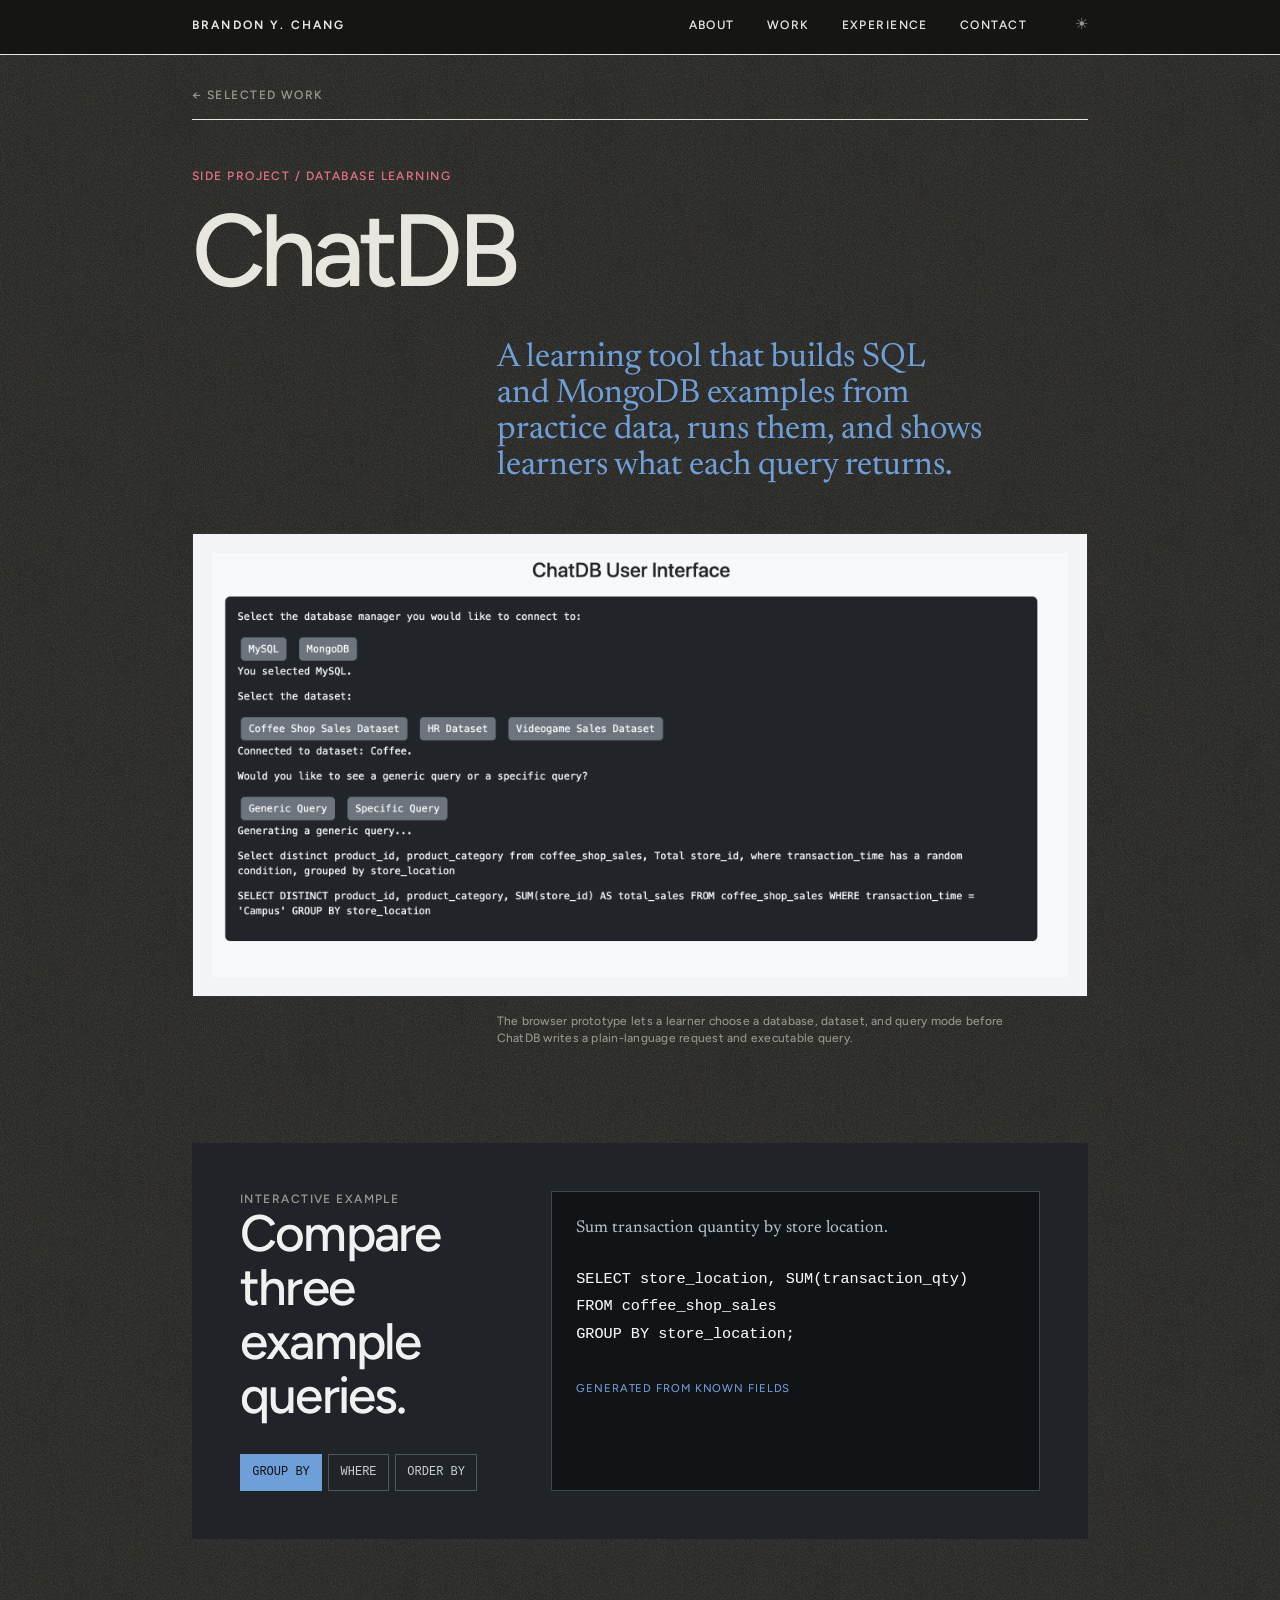
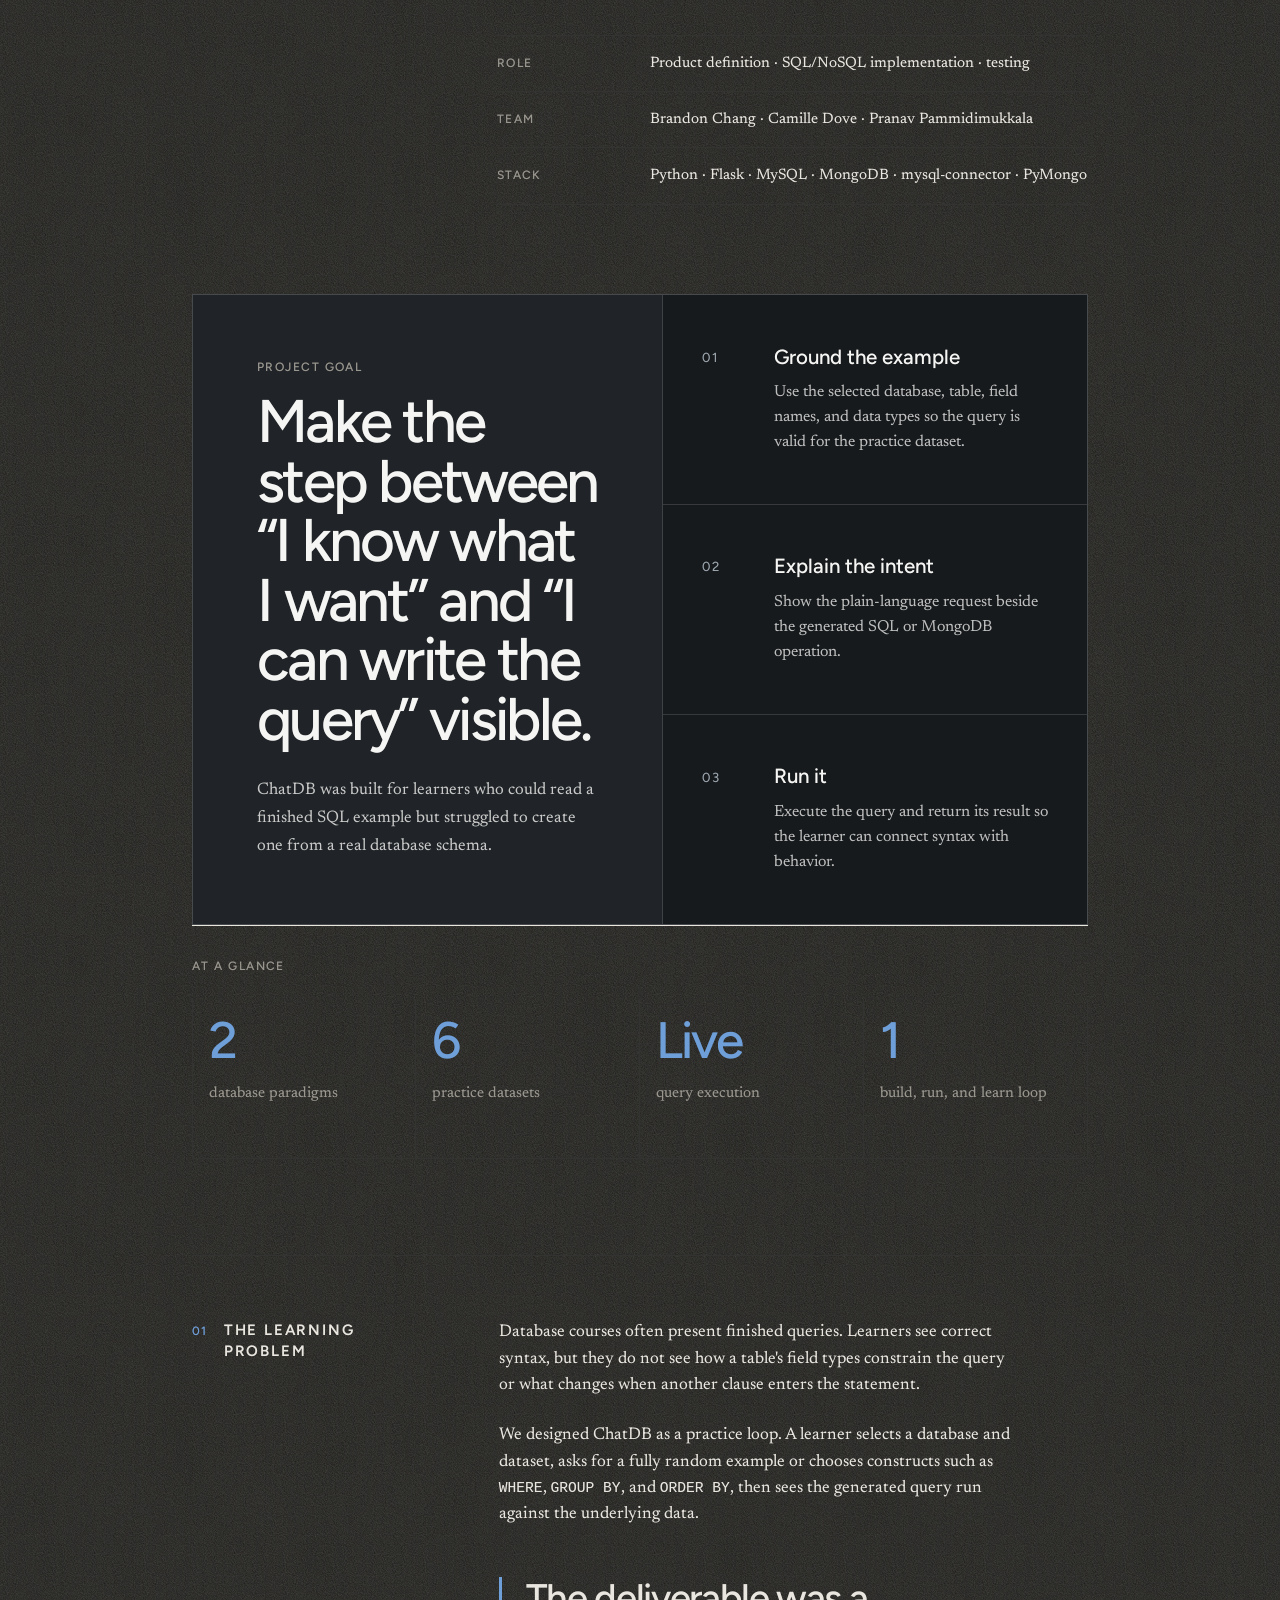
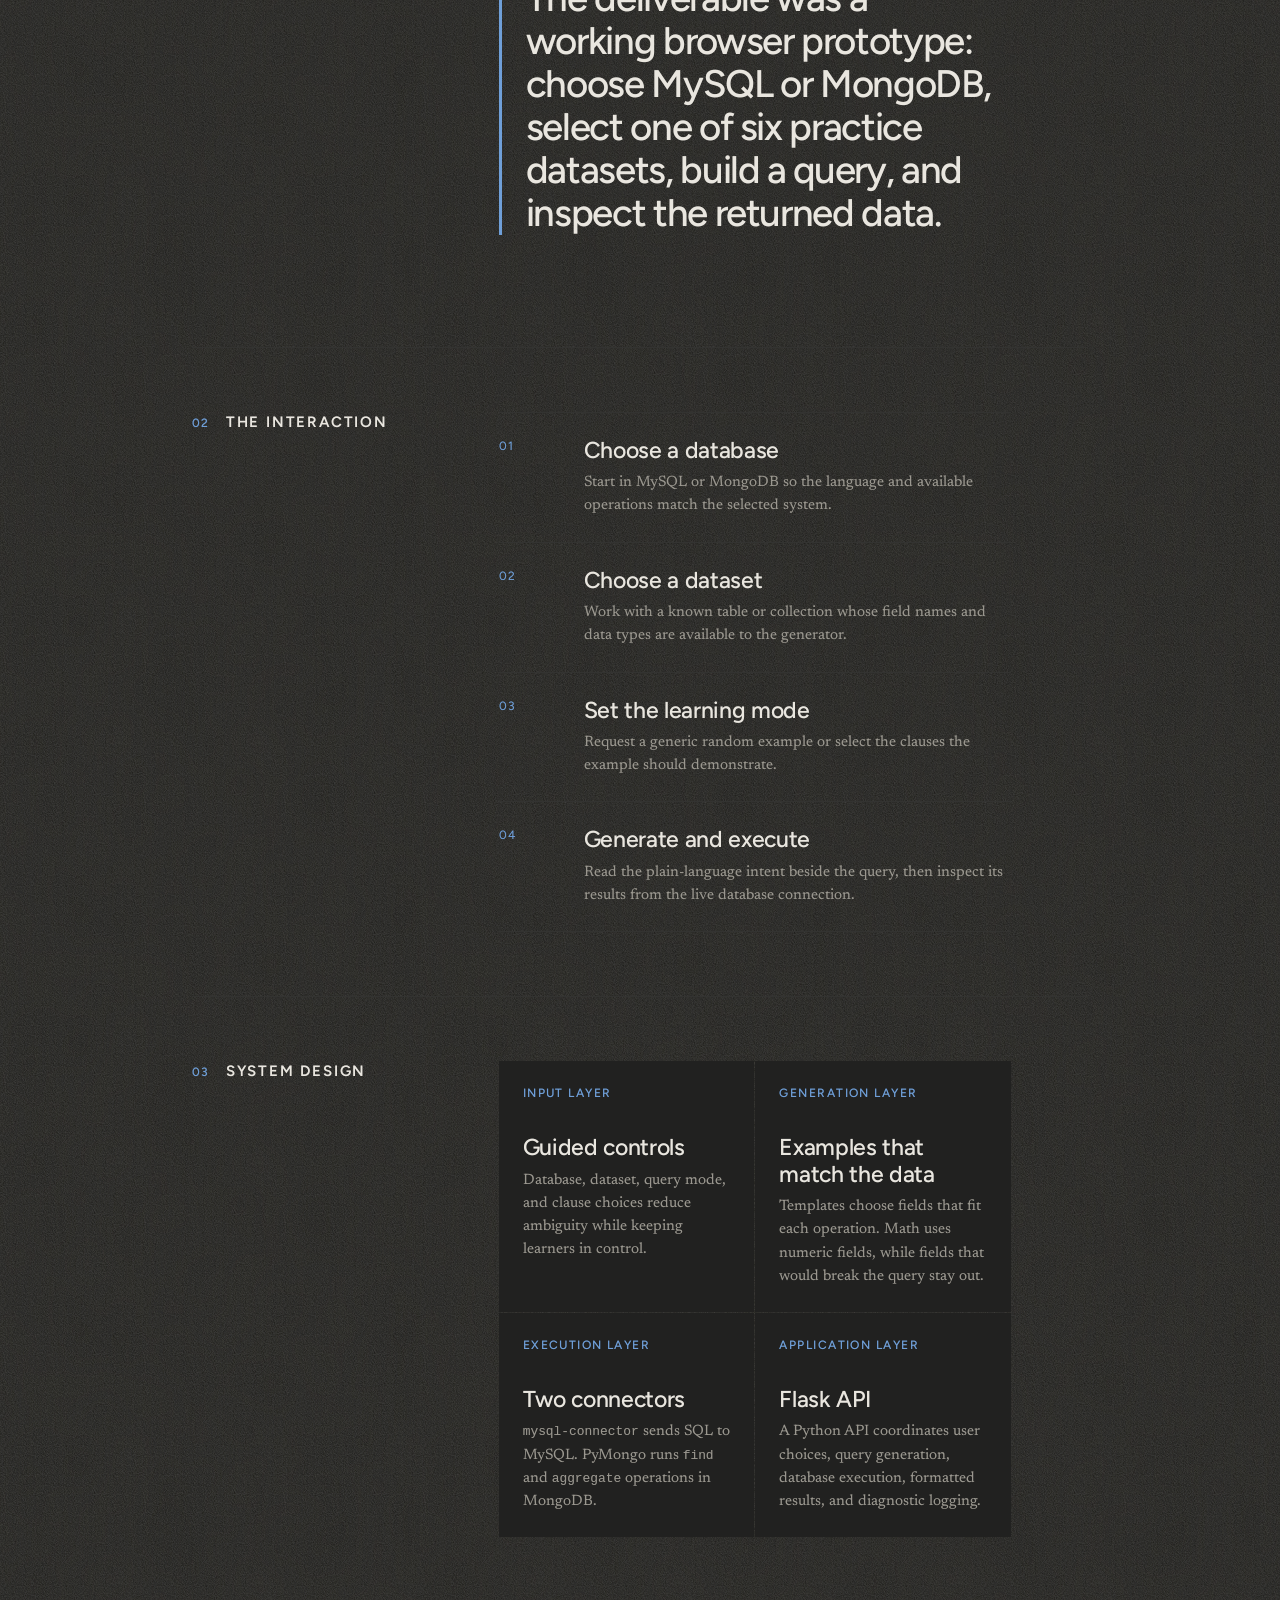
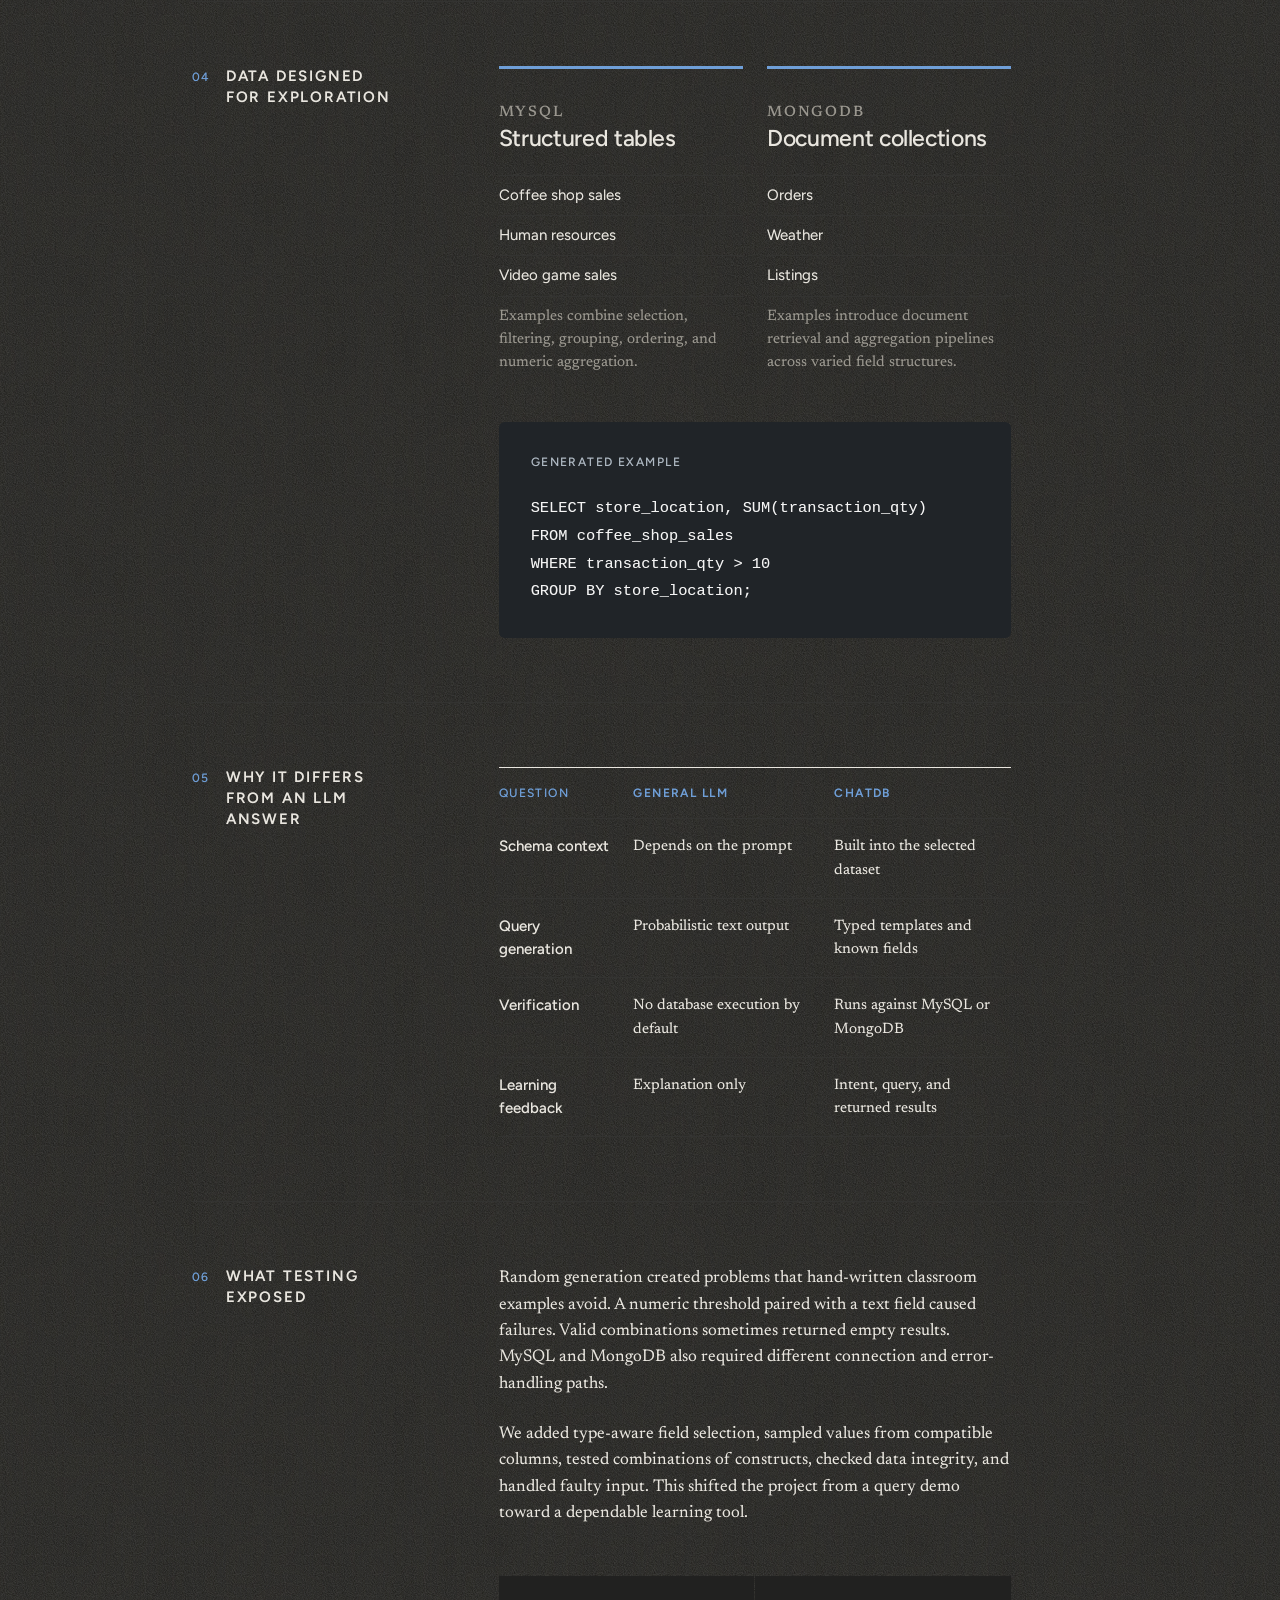
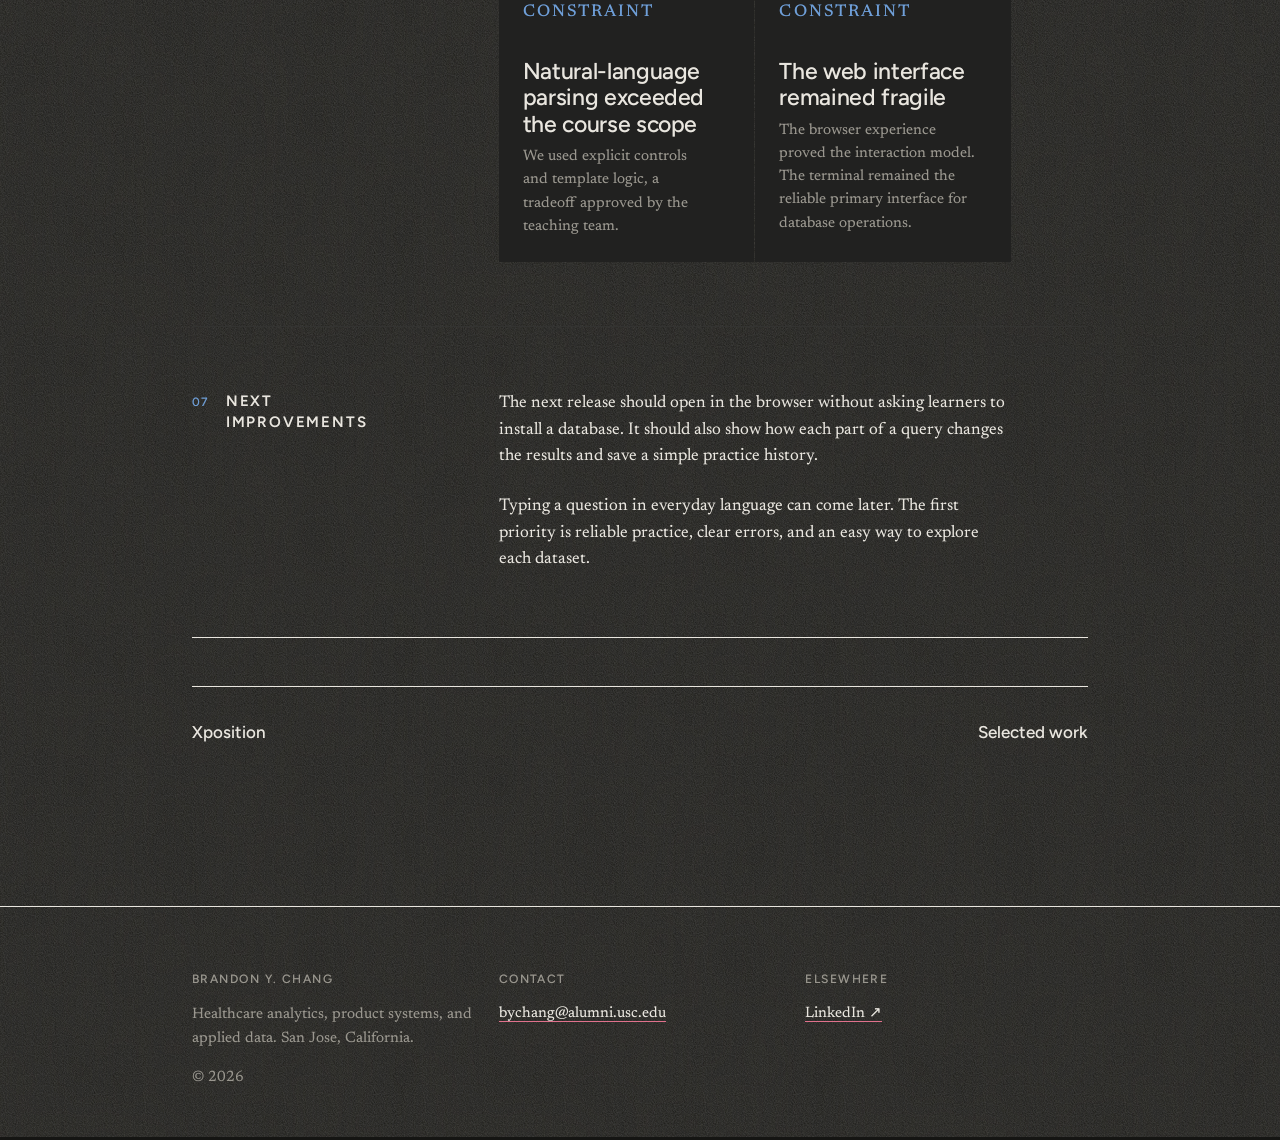
<file: chatdb.html>
<!doctype html>
<html lang="en" data-theme="dark">
<head>
  <meta charset="utf-8">
  <meta name="viewport" content="width=device-width, initial-scale=1">
  <meta name="description" content="ChatDB is a learning tool that builds SQL and MongoDB examples from practice data, runs them, and shows the results.">
  <title>ChatDB | Brandon Y. Chang</title>
  <link rel="preconnect" href="https://fonts.googleapis.com">
  <link rel="preconnect" href="https://fonts.gstatic.com" crossorigin>
  <link href="https://fonts.googleapis.com/css2?family=Aboreto&family=Figtree:wght@400;500;600&family=Newsreader:opsz,wght@6..72,400;6..72,500&display=swap" rel="stylesheet">
  <link rel="stylesheet" href="styles.css?v=26">
  <style>
    /* ChatDB project goal layout */
    .chatdb-case .chatdb-mission,
    .chatdb-case .chatdb-mission * {
      box-sizing: border-box;
      min-width: 0;
    }

    .chatdb-case .chatdb-mission {
      display: grid;
      grid-template-columns: minmax(0, 1.05fr) minmax(22rem, 0.95fr);
      gap: 0;
      width: 100%;
      margin-top: clamp(3.5rem, 7vw, 7rem);
      padding: 0;
      overflow: hidden;
      background: #202428;
      color: #f5f5f3;
      border: 1px solid rgba(245, 245, 243, 0.18);
    }

    .chatdb-case .chatdb-mission-copy {
      display: flex;
      flex-direction: column;
      justify-content: center;
      padding: clamp(2.25rem, 5vw, 5rem);
    }

    .chatdb-case .chatdb-mission-copy .label {
      margin: 0;
    }

    .chatdb-case .chatdb-mission h2 {
      max-width: 13ch;
      margin: 1rem 0 1.75rem;
      font-size: clamp(2.65rem, 4.7vw, 5.25rem);
      line-height: 0.99;
      letter-spacing: -0.045em;
      overflow-wrap: break-word;
    }

    .chatdb-case .chatdb-mission-copy > p:last-child {
      max-width: 38rem;
      margin: 0;
      font-size: clamp(1.05rem, 1.25vw, 1.25rem);
      line-height: 1.65;
      color: rgba(245, 245, 243, 0.72);
    }

    .chatdb-case .chatdb-mission ol {
      display: grid;
      grid-template-columns: 1fr;
      gap: 0;
      margin: 0;
      padding: 0;
      border-left: 1px solid rgba(245, 245, 243, 0.14);
    }

    .chatdb-case .chatdb-mission li {
      display: grid;
      grid-template-columns: 3.25rem minmax(0, 1fr);
      align-content: center;
      column-gap: 1.25rem;
      min-height: 12.5rem;
      margin: 0;
      padding: clamp(1.75rem, 3vw, 3rem);
      list-style: none;
      background: #171a1d;
      border-bottom: 1px solid rgba(245, 245, 243, 0.14);
    }

    .chatdb-case .chatdb-mission li:last-child {
      border-bottom: 0;
    }

    .chatdb-case .chatdb-mission li > span {
      grid-row: 1 / span 2;
      align-self: start;
      padding-top: 0.2rem;
      color: #9da7af;
      font-family: "Figtree", sans-serif;
      font-size: 0.82rem;
      letter-spacing: 0.14em;
    }

    .chatdb-case .chatdb-mission li > strong {
      display: block;
      margin: 0 0 0.7rem;
      font-family: "Figtree", sans-serif;
      font-size: clamp(1.2rem, 1.6vw, 1.55rem);
      font-weight: 500;
      line-height: 1.2;
    }

    .chatdb-case .chatdb-mission li > p {
      max-width: 34rem;
      margin: 0;
      font-size: 1rem;
      line-height: 1.55;
      color: rgba(245, 245, 243, 0.68);
    }

    @media (max-width: 900px) {
      .chatdb-case .chatdb-mission {
        grid-template-columns: 1fr;
      }

      .chatdb-case .chatdb-mission h2 {
        max-width: 15ch;
        font-size: clamp(2.5rem, 9vw, 4.5rem);
      }

      .chatdb-case .chatdb-mission ol {
        border-top: 1px solid rgba(245, 245, 243, 0.14);
        border-left: 0;
      }

      .chatdb-case .chatdb-mission li {
        min-height: 0;
      }
    }

    @media (max-width: 560px) {
      .chatdb-case .chatdb-mission-copy {
        padding: 2rem 1.4rem 2.25rem;
      }

      .chatdb-case .chatdb-mission h2 {
        margin-bottom: 1.25rem;
        font-size: clamp(2.35rem, 12vw, 3.35rem);
      }

      .chatdb-case .chatdb-mission li {
        grid-template-columns: 2.5rem minmax(0, 1fr);
        column-gap: 0.8rem;
        padding: 1.6rem 1.4rem;
      }
    }
  </style>
  <script src="script.js?v=24" defer></script>
</head>
<body class="case-page chatdb-case"><div class="shell"><header class="masthead-bar"><div class="page"><div class="bar">
    <a href="index.html" class="wordmark">Brandon&nbsp;Y.&nbsp;Chang</a>
    <nav class="nav" aria-label="Primary navigation"><a href="index.html#about" class="nav-item">About</a><a href="index.html#work" class="nav-item">Work</a><a href="index.html#experience" class="nav-item">Experience</a><a href="index.html#contact" class="nav-item">Contact</a></nav>
    <button type="button" class="theme-toggle" aria-label="Switch to light mode" title="Switch to light mode"><span aria-hidden="true">☀</span></button>
    <button type="button" class="burger" aria-expanded="false" aria-controls="mobile-menu" aria-label="Open menu"><span class="bar-line" aria-hidden="true"></span><span class="bar-line" aria-hidden="true"></span></button>
  </div></div></header>
  <div id="mobile-menu" class="drawer" aria-hidden="true"><div class="page drawer-inner"><a href="index.html" class="drawer-link">Home</a><a href="index.html#about" class="drawer-link">About</a><a href="index.html#work" class="drawer-link">Work</a><a href="index.html#experience" class="drawer-link">Experience</a><a href="index.html#contact" class="drawer-link">Contact</a></div></div>
<main><div class="page">
  <section class="case-intro">
    <div class="case-folio"><a class="label" href="index.html#work">← Selected work</a></div>
    <p class="label headnote">Side project / Database learning</p>
    <h1 class="case-title"><span>ChatDB</span></h1>
    <p class="case-tagline">A learning tool that builds SQL and MongoDB examples from practice data, runs them, and shows learners what each query returns.</p>

  </section>


  
      <figure class="case-media case-media-hero">
        <div class="case-media-frame case-media-light"><img src="chatdb-interface.png" alt="ChatDB browser interface showing database, dataset, and query-type controls with a generated SQL statement"></div>
        <figcaption class="caption">The browser prototype lets a learner choose a database, dataset, and query mode before ChatDB writes a plain-language request and executable query.</figcaption>
      </figure><section id="query-playground" class="query-playground interactive-surface"><div class="query-controls"><p class="label">Interactive example</p><h2>Compare three example queries.</h2><div class="query-buttons"><button type="button" class="active" data-query="group">GROUP BY</button><button type="button" data-query="where">WHERE</button><button type="button" data-query="order">ORDER BY</button></div></div><div class="query-output"><p id="query-intent">Sum transaction quantity by store location.</p><code id="query-code">SELECT store_location, SUM(transaction_qty)<br>FROM coffee_shop_sales<br>GROUP BY store_location;</code><span>Generated from known fields</span></div></section>    <dl class="case-credits"><div><dt class="label">Role</dt><dd>Product definition · SQL/NoSQL implementation · testing</dd></div><div><dt class="label">Team</dt><dd>Brandon Chang · Camille Dove · Pranav Pammidimukkala</dd></div><div><dt class="label">Stack</dt><dd>Python · Flask · MySQL · MongoDB · mysql-connector · PyMongo</dd></div></dl>
  <section class="chatdb-mission" aria-labelledby="chatdb-mission-title">
    <div class="chatdb-mission-copy"><p class="label">Project goal</p><h2 id="chatdb-mission-title">Make the step between “I know what I want” and “I can write the query” visible.</h2><p>ChatDB was built for learners who could read a finished SQL example but struggled to create one from a real database schema.</p></div>
    <ol><li><span>01</span><strong>Ground the example</strong><p>Use the selected database, table, field names, and data types so the query is valid for the practice dataset.</p></li><li><span>02</span><strong>Explain the intent</strong><p>Show the plain-language request beside the generated SQL or MongoDB operation.</p></li><li><span>03</span><strong>Run it</strong><p>Execute the query and return its result so the learner can connect syntax with behavior.</p></li></ol>
  </section>
<section class="case-glance" aria-label="Project at a glance">
        <p class="label">At a glance</p>
        <div class="case-stat-grid">
          <div class="case-stat"><strong>2</strong><span>database paradigms</span></div>
          <div class="case-stat"><strong>6</strong><span>practice datasets</span></div>
          <div class="case-stat"><strong>Live</strong><span>query execution</span></div>
          <div class="case-stat"><strong>1</strong><span>build, run, and learn loop</span></div>
        </div>
      </section>

      <section class="story-section">
        <div class="story-heading"><span class="label story-num">01</span><h2>The learning problem</h2></div>
        <div class="story-copy prose">
          <p>Database courses often present finished queries. Learners see correct syntax, but they do not see how a table's field types constrain the query or what changes when another clause enters the statement.</p>
          <p>We designed ChatDB as a practice loop. A learner selects a database and dataset, asks for a fully random example or chooses constructs such as <code>WHERE</code>, <code>GROUP BY</code>, and <code>ORDER BY</code>, then sees the generated query run against the underlying data.</p>
          <blockquote class="pull-quote">The deliverable was a working browser prototype: choose MySQL or MongoDB, select one of six practice datasets, build a query, and inspect the returned data.</blockquote>
        </div>
      </section>

      <section class="story-section">
        <div class="story-heading"><span class="label story-num">02</span><h2>The interaction</h2></div>
        <div class="story-copy">
          <ol class="process-list">
            <li><span>01</span><div><h3>Choose a database</h3><p>Start in MySQL or MongoDB so the language and available operations match the selected system.</p></div></li>
            <li><span>02</span><div><h3>Choose a dataset</h3><p>Work with a known table or collection whose field names and data types are available to the generator.</p></div></li>
            <li><span>03</span><div><h3>Set the learning mode</h3><p>Request a generic random example or select the clauses the example should demonstrate.</p></div></li>
            <li><span>04</span><div><h3>Generate and execute</h3><p>Read the plain-language intent beside the query, then inspect its results from the live database connection.</p></div></li>
          </ol>
        </div>
      </section>

      <section class="story-section">
        <div class="story-heading"><span class="label story-num">03</span><h2>System design</h2></div>
        <div class="story-copy">
          <div class="architecture-grid">
            <article><p class="label">Input layer</p><h3>Guided controls</h3><p>Database, dataset, query mode, and clause choices reduce ambiguity while keeping learners in control.</p></article>
            <article><p class="label">Generation layer</p><h3>Examples that match the data</h3><p>Templates choose fields that fit each operation. Math uses numeric fields, while fields that would break the query stay out.</p></article>
            <article><p class="label">Execution layer</p><h3>Two connectors</h3><p><code>mysql-connector</code> sends SQL to MySQL. PyMongo runs <code>find</code> and <code>aggregate</code> operations in MongoDB.</p></article>
            <article><p class="label">Application layer</p><h3>Flask API</h3><p>A Python API coordinates user choices, query generation, database execution, formatted results, and diagnostic logging.</p></article>
          </div>
        </div>
      </section>

      <section class="story-section">
        <div class="story-heading"><span class="label story-num">04</span><h2>Data designed for exploration</h2></div>
        <div class="story-copy">
          <div class="dataset-pair">
            <article><p class="label">MySQL</p><h3>Structured tables</h3><ul><li>Coffee shop sales</li><li>Human resources</li><li>Video game sales</li></ul><p>Examples combine selection, filtering, grouping, ordering, and numeric aggregation.</p></article>
            <article><p class="label">MongoDB</p><h3>Document collections</h3><ul><li>Orders</li><li>Weather</li><li>Listings</li></ul><p>Examples introduce document retrieval and aggregation pipelines across varied field structures.</p></article>
          </div>
          <div class="code-sample" aria-label="Example generated SQL">
            <p class="label">Generated example</p>
            <code>SELECT store_location, SUM(transaction_qty)<br>FROM coffee_shop_sales<br>WHERE transaction_qty &gt; 10<br>GROUP BY store_location;</code>
          </div>
        </div>
      </section>

      <section class="story-section">
        <div class="story-heading"><span class="label story-num">05</span><h2>Why it differs from an LLM answer</h2></div>
        <div class="story-copy">
          <div class="comparison-table" role="table" aria-label="ChatGPT and ChatDB comparison">
            <div class="comparison-row comparison-head" role="row"><span role="columnheader">Question</span><span role="columnheader">General LLM</span><span role="columnheader">ChatDB</span></div>
            <div class="comparison-row" role="row"><span role="cell">Schema context</span><span role="cell">Depends on the prompt</span><span role="cell">Built into the selected dataset</span></div>
            <div class="comparison-row" role="row"><span role="cell">Query generation</span><span role="cell">Probabilistic text output</span><span role="cell">Typed templates and known fields</span></div>
            <div class="comparison-row" role="row"><span role="cell">Verification</span><span role="cell">No database execution by default</span><span role="cell">Runs against MySQL or MongoDB</span></div>
            <div class="comparison-row" role="row"><span role="cell">Learning feedback</span><span role="cell">Explanation only</span><span role="cell">Intent, query, and returned results</span></div>
          </div>
        </div>
      </section>

      <section class="story-section">
        <div class="story-heading"><span class="label story-num">06</span><h2>What testing exposed</h2></div>
        <div class="story-copy prose">
          <p>Random generation created problems that hand-written classroom examples avoid. A numeric threshold paired with a text field caused failures. Valid combinations sometimes returned empty results. MySQL and MongoDB also required different connection and error-handling paths.</p>
          <p>We added type-aware field selection, sampled values from compatible columns, tested combinations of constructs, checked data integrity, and handled faulty input. This shifted the project from a query demo toward a dependable learning tool.</p>
          <div class="decision-grid">
            <article><p class="label">Constraint</p><h3>Natural-language parsing exceeded the course scope</h3><p>We used explicit controls and template logic, a tradeoff approved by the teaching team.</p></article>
            <article><p class="label">Constraint</p><h3>The web interface remained fragile</h3><p>The browser experience proved the interaction model. The terminal remained the reliable primary interface for database operations.</p></article>
          </div>
        </div>
      </section>

      <section class="story-section story-close">
        <div class="story-heading"><span class="label story-num">07</span><h2>Next improvements</h2></div>
        <div class="story-copy prose">
          <p>The next release should open in the browser without asking learners to install a database. It should also show how each part of a query changes the results and save a simple practice history.</p>
          <p>Typing a question in everyday language can come later. The first priority is reliable practice, clear errors, and an easy way to explore each dataset.</p>
        </div>
      </section>
  <nav class="project-nav case-nav" aria-label="Case study navigation"><a href="usc-parking.html">Xposition</a><a href="index.html#work">Selected work</a></nav>
</div></main><footer class="colophon" id="contact"><div class="page"><div class="grid footer-grid"><div class="c-4"><p class="label">Brandon Y. Chang</p><p class="colophon-note">Healthcare analytics, product systems, and applied data. San Jose, California.</p><p class="colophon-note">© 2026</p></div><div class="c-4"><p class="label">Contact</p><ul class="colophon-list"><li><a class="link" href="mailto:bychang@alumni.usc.edu">bychang@alumni.usc.edu</a></li></ul></div><div class="c-4"><p class="label">Elsewhere</p><ul class="colophon-list"><li><a class="link" href="https://www.linkedin.com/in/brandonychang" target="_blank" rel="noopener noreferrer">LinkedIn ↗</a></li></ul></div></div></div></footer></div></body></html>
</file>
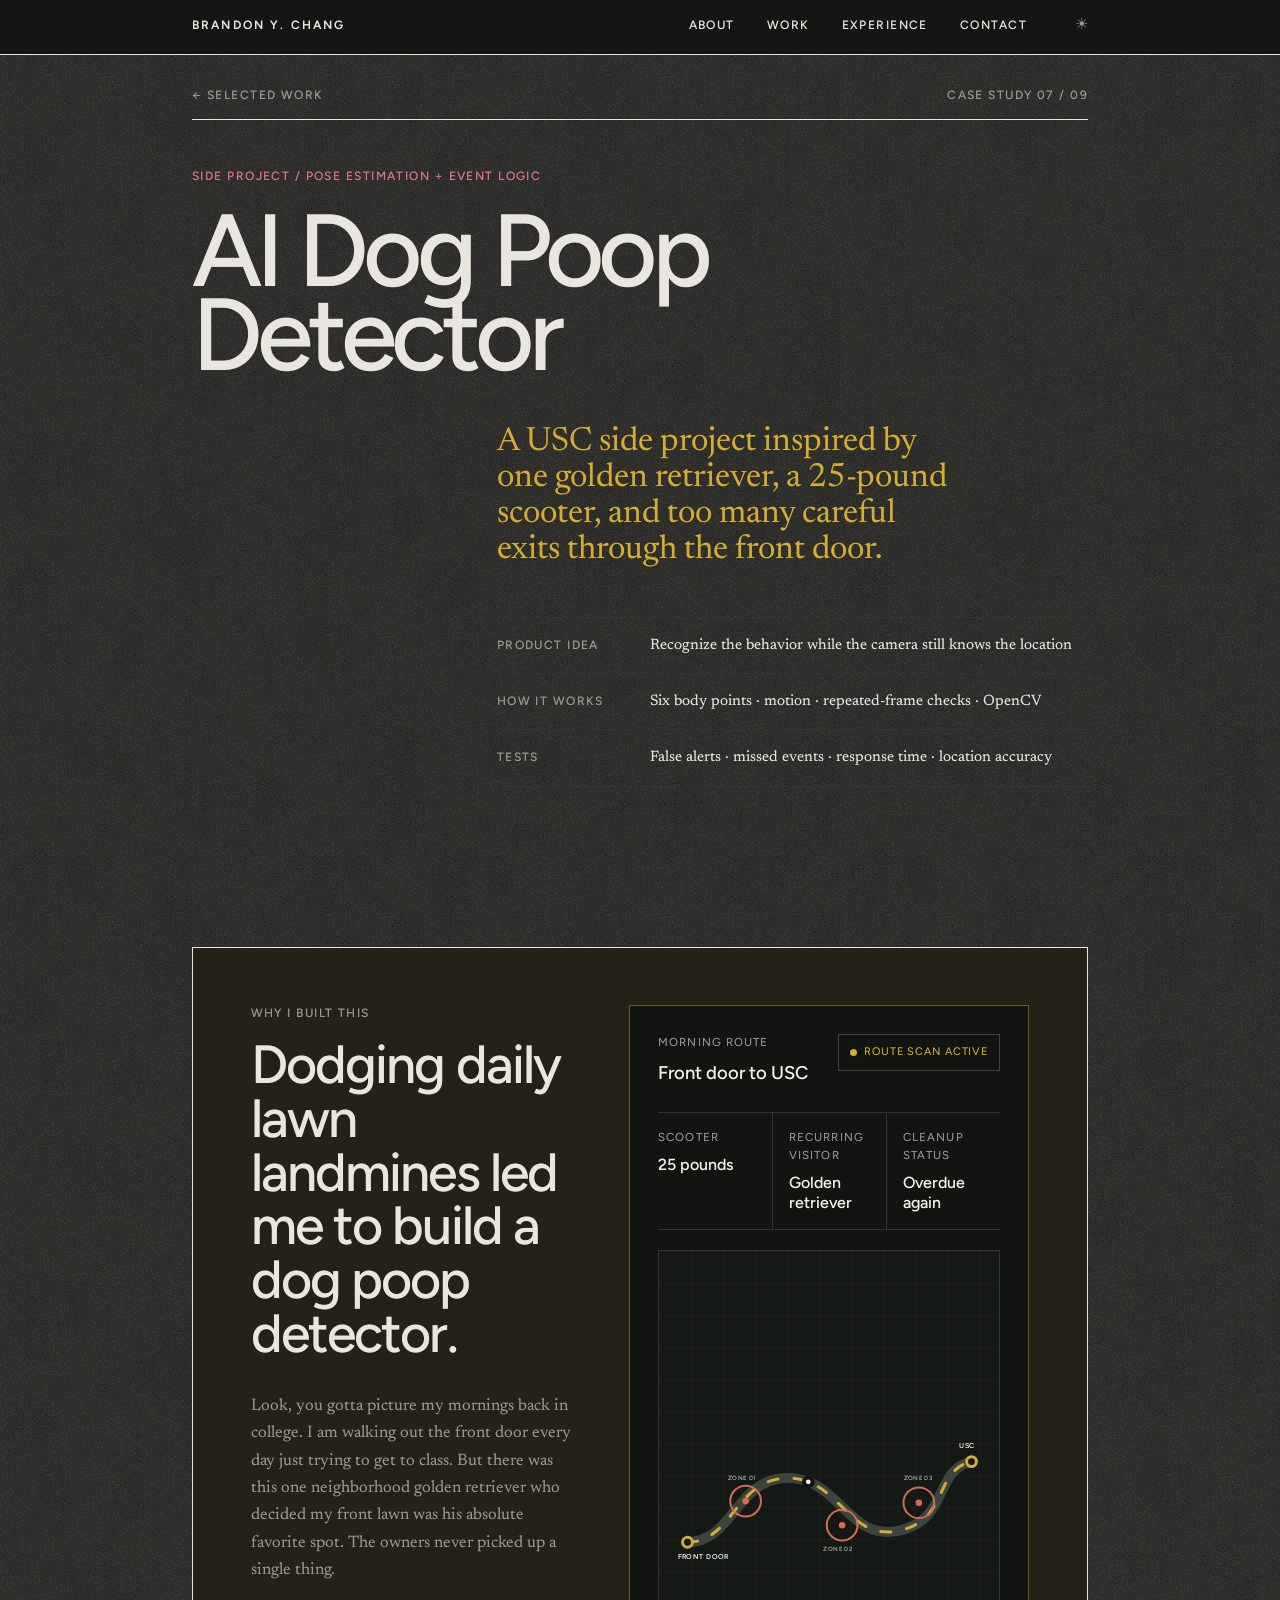
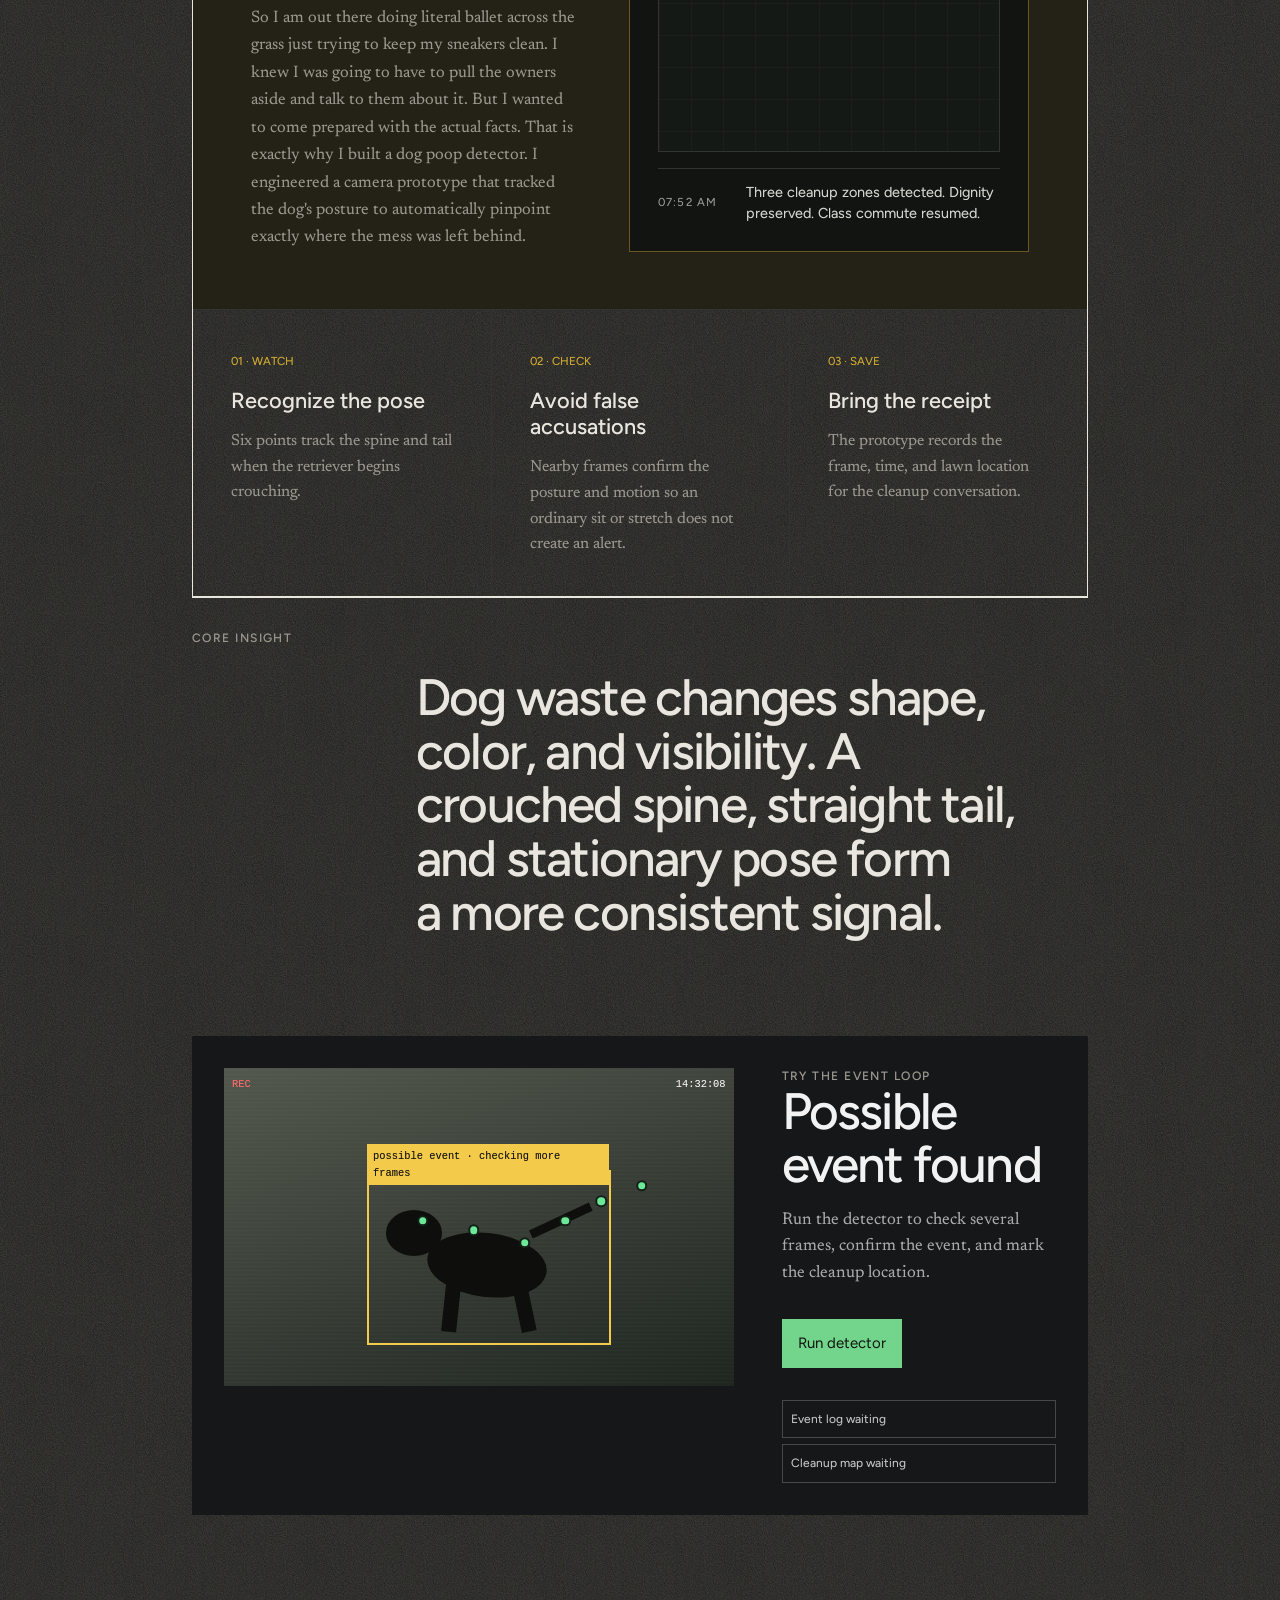
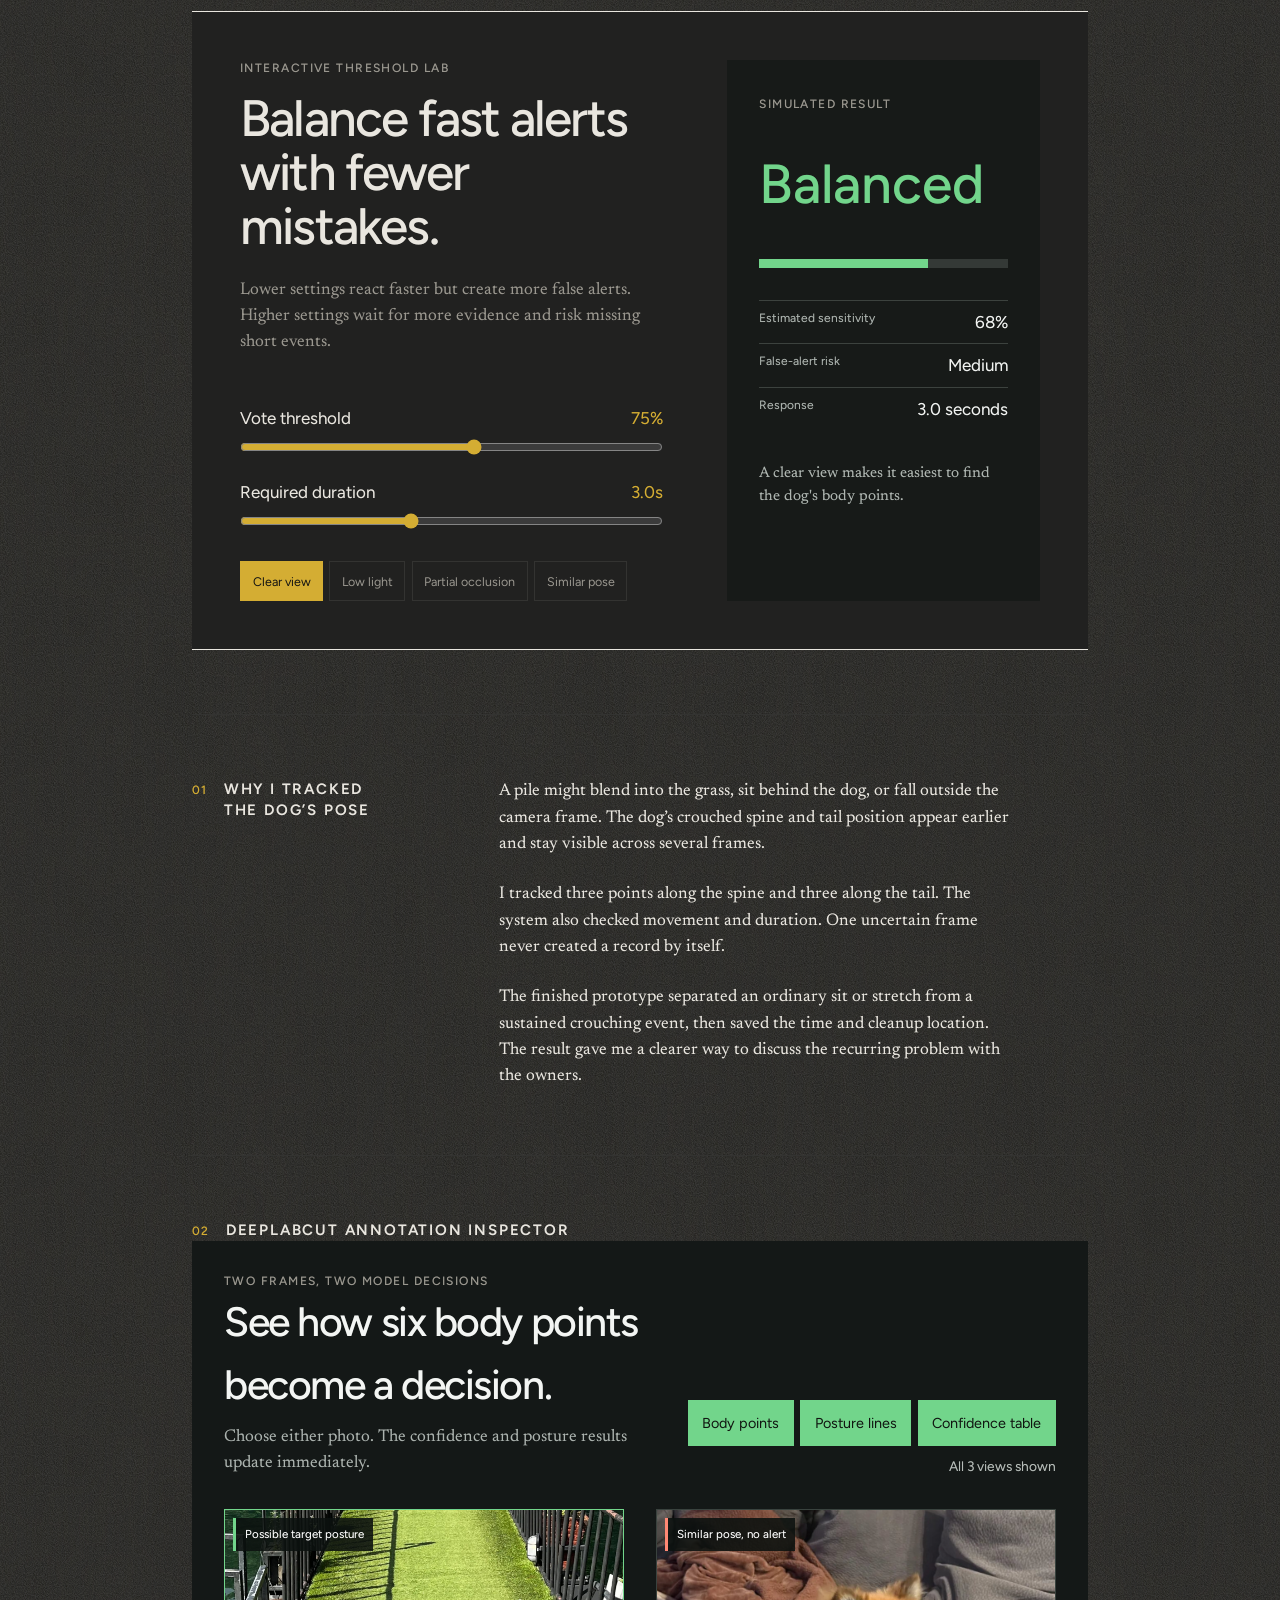
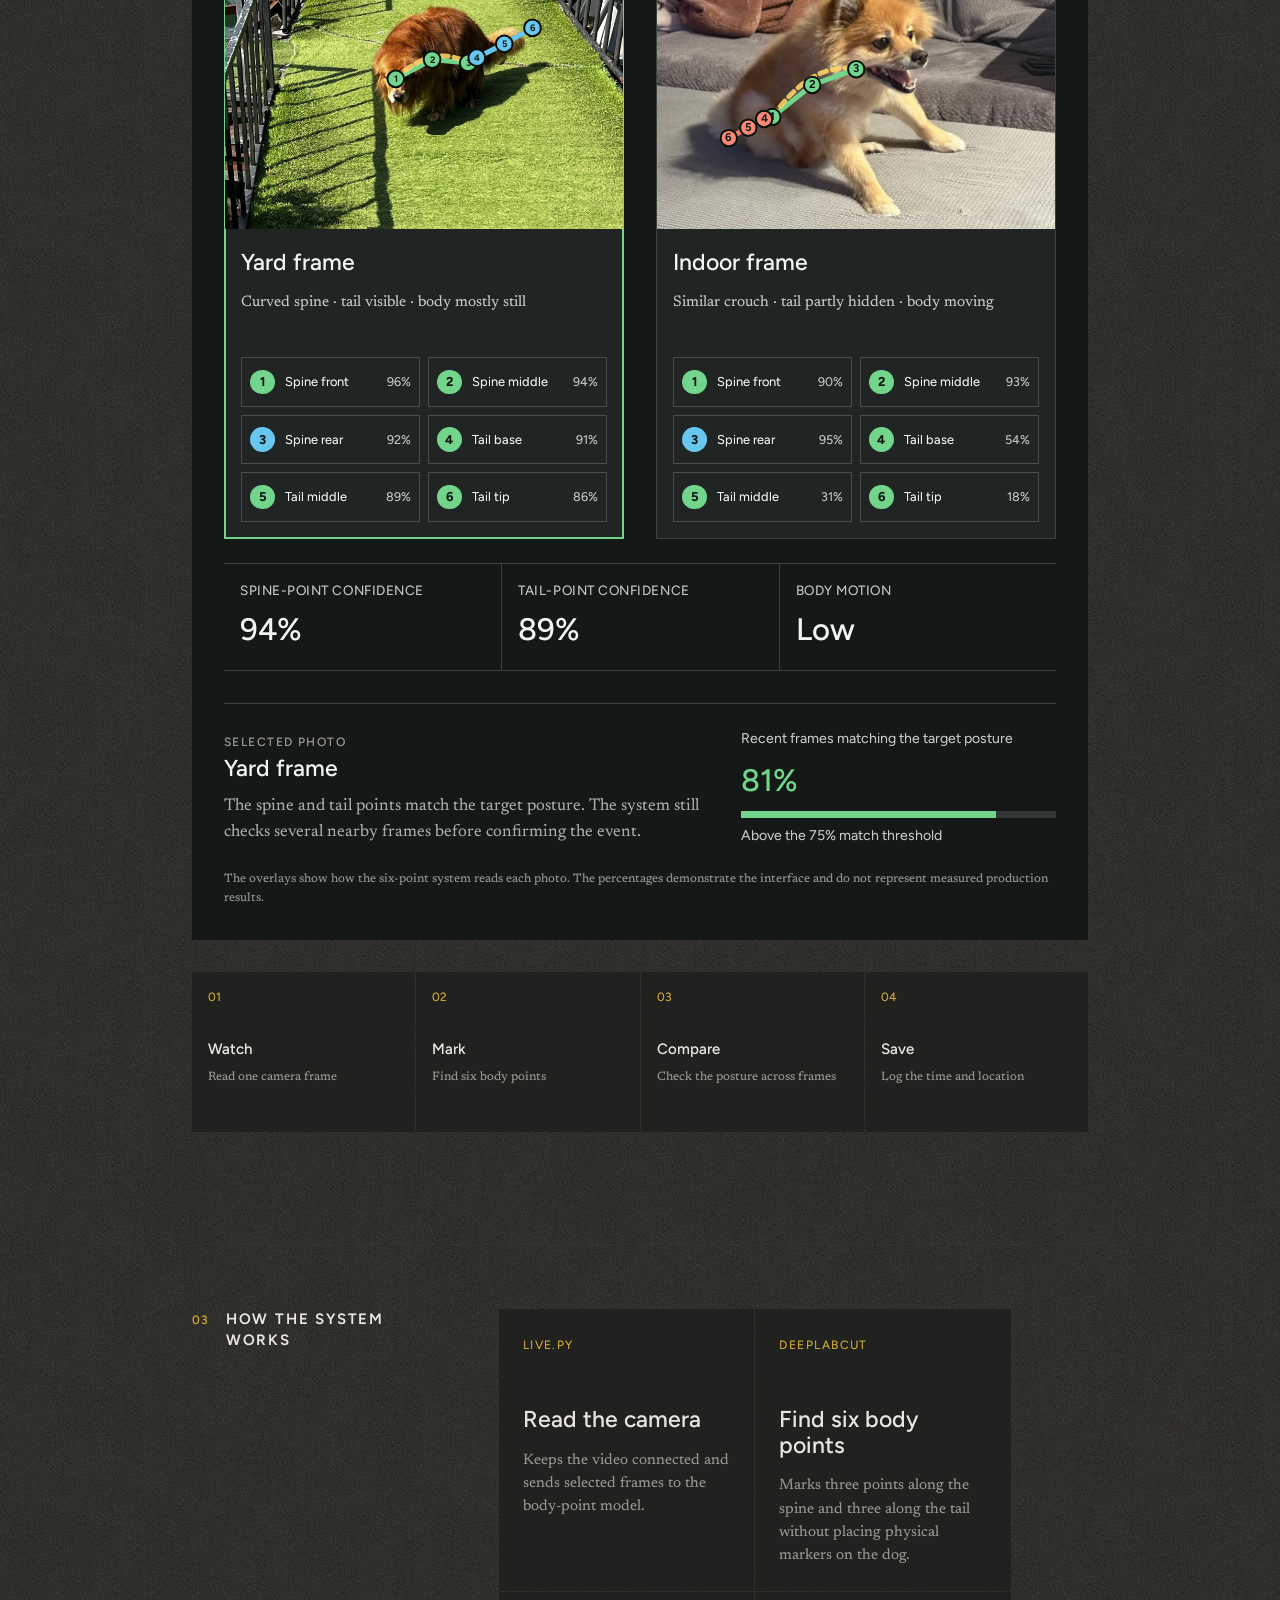
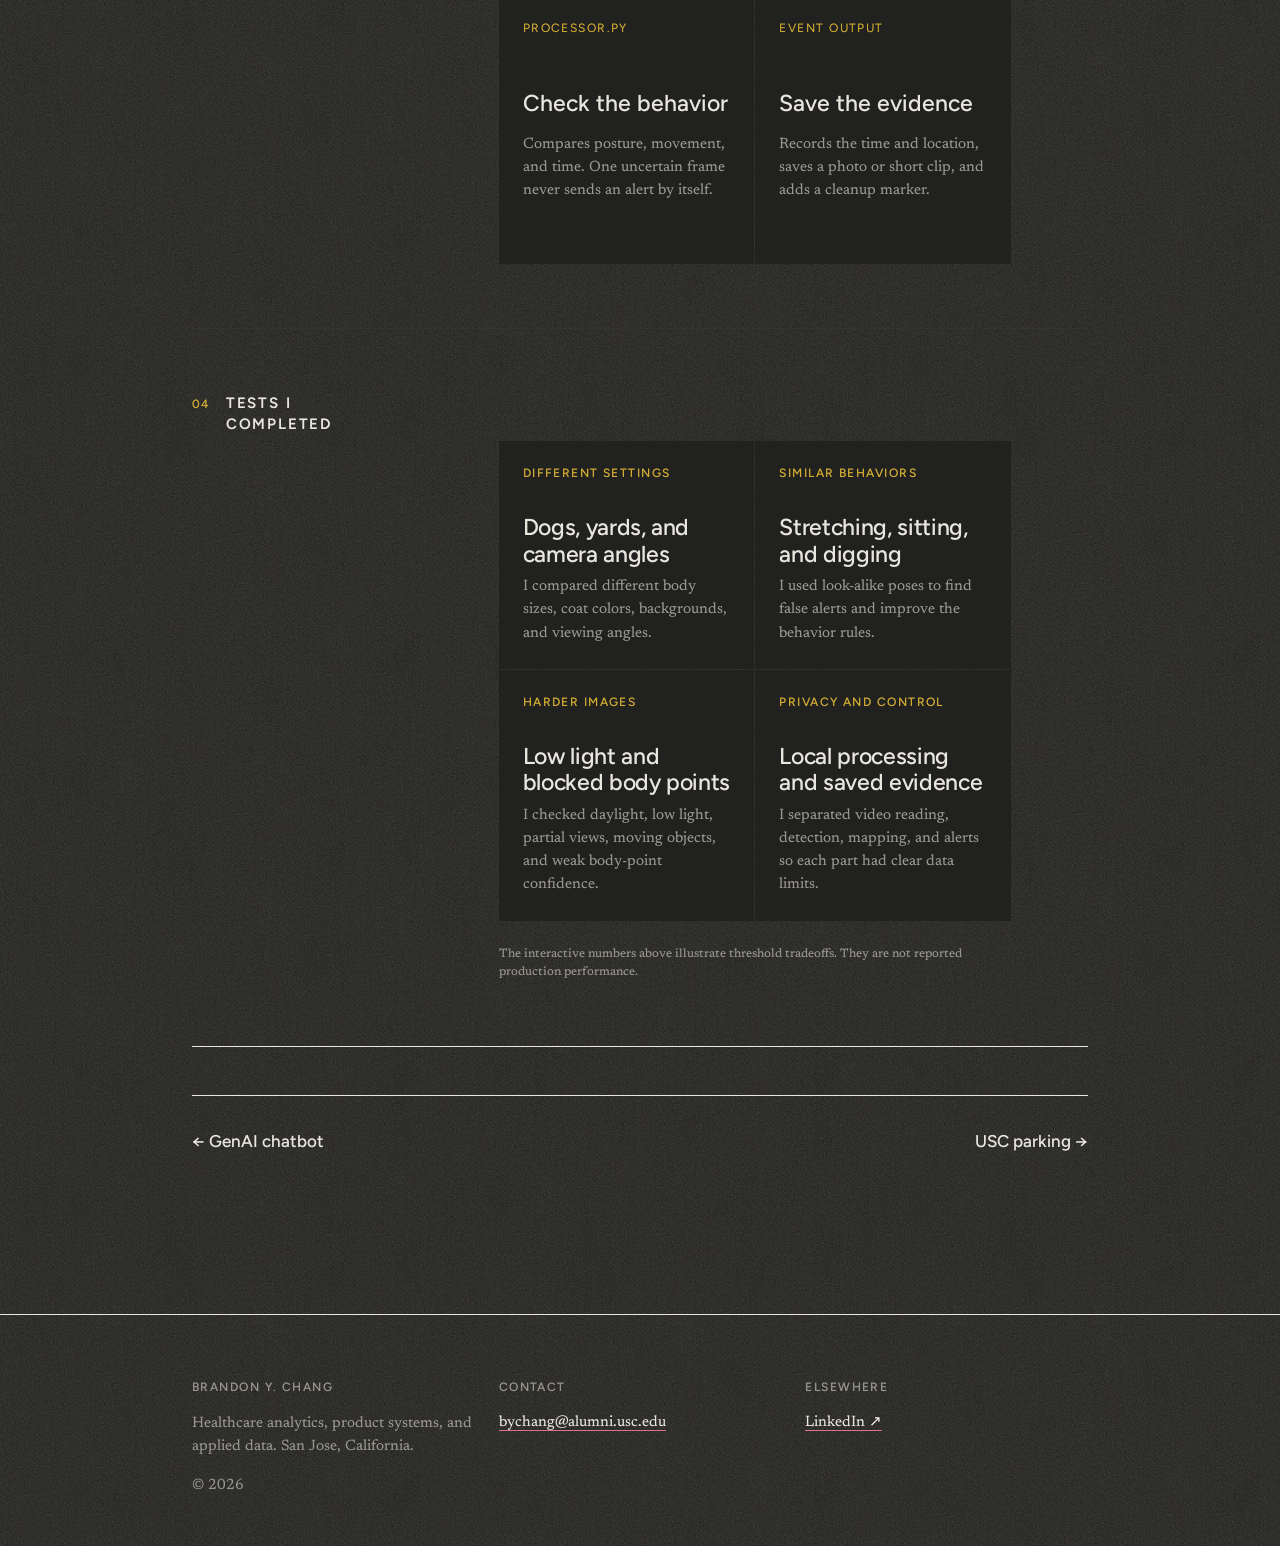
<file: dog-poop-detector.html>
<!doctype html>
<html lang="en" data-theme="dark">
<head>
  <meta charset="utf-8">
  <meta name="viewport" content="width=device-width, initial-scale=1">
  <meta name="description" content="An interactive case study about using a dog's posture and movement to detect an event and mark its cleanup location.">
  <title>AI Dog Poop Detector | Brandon Y. Chang</title>
  <link rel="preconnect" href="https://fonts.googleapis.com">
  <link rel="preconnect" href="https://fonts.gstatic.com" crossorigin>
  <link href="https://fonts.googleapis.com/css2?family=Aboreto&family=Figtree:wght@400;500;600&family=Newsreader:opsz,wght@6..72,400;6..72,500&display=swap" rel="stylesheet">
  <link rel="stylesheet" href="styles.css?v=19">
  <script src="script.js?v=19" defer></script>
  <style>
    .detector-case .dog-origin-story,
    .detector-case .dog-origin-story * { box-sizing: border-box; min-width: 0; }
    .detector-case .dog-origin-story { display: block; overflow: hidden; }
    .detector-case .dog-origin-story > .dog-mission-story {
      display: grid;
      gap: clamp(2rem, 4vw, 4.5rem);
      grid-template-columns: minmax(0, .9fr) minmax(22rem, 1.1fr);
      padding: clamp(2rem, 4.5vw, 4.5rem);
    }
    .detector-case .dog-mission-copy { align-self: center; max-width: 42rem; }
    .detector-case .dog-mission-copy h2 {
      font-size: clamp(2.5rem, 4.2vw, 4.8rem);
      line-height: 1;
      margin: 1rem 0 2rem;
      max-width: 14ch;
      overflow-wrap: break-word;
    }
    .detector-case .dog-mission-copy > p:not(.label) {
      color: var(--ink-muted);
      font-family: var(--font-serif);
      font-size: clamp(1rem, 1.3vw, 1.15rem);
      line-height: 1.65;
      margin: 0;
      max-width: 40rem;
    }
    .detector-case .dog-mission-copy > p:not(.label) + p { margin-top: 1.25rem; }
    .detector-case .dog-origin-story .dog-mission-steps {
      border-top: 1px solid var(--rule);
      display: grid;
      grid-template-columns: repeat(3, minmax(0, 1fr));
    }
    .detector-case .dog-origin-story .dog-mission-steps article {
      border-left: 1px solid var(--rule);
      padding: clamp(1.75rem, 3vw, 3rem);
    }
    .detector-case .dog-origin-story .dog-mission-steps article:first-child { border-left: 0; }
    .detector-case .dog-origin-story .dog-mission-steps strong {
      font-size: clamp(1.15rem, 1.7vw, 1.45rem);
      line-height: 1.2;
      margin-top: .75rem;
    }
    .detector-case .dog-origin-story .dog-mission-steps p {
      font-size: 1rem;
      line-height: 1.6;
      margin-top: 1rem;
    }
    .commute-monitor {
      align-self: stretch;
      background: #111411;
      border: 1px solid rgba(212,173,51,.45);
      color: #f4f1e8;
      display: flex;
      flex-direction: column;
      min-height: 28rem;
      overflow: hidden;
      padding: clamp(1.25rem, 2.2vw, 2rem);
    }
    .commute-monitor-head {
      align-items: flex-start;
      display: flex;
      gap: 1rem;
      justify-content: space-between;
    }
    .commute-monitor-head span,
    .commute-stat span,
    .commute-log span {
      color: #989b93;
      display: block;
      font-family: var(--font-grotesk);
      font-size: .72rem;
      letter-spacing: .09em;
      text-transform: uppercase;
    }
    .commute-monitor-head strong {
      display: block;
      font-family: var(--font-grotesk);
      font-size: 1.15rem;
      font-weight: 500;
      margin-top: .45rem;
    }
    .commute-live {
      align-items: center;
      border: 1px solid #3d433b;
      color: #d4ad33;
      display: inline-flex;
      font-family: var(--font-grotesk);
      font-size: .68rem;
      gap: .45rem;
      letter-spacing: .08em;
      padding: .55rem .7rem;
      text-transform: uppercase;
      white-space: nowrap;
    }
    .commute-live::before {
      animation: statusPulse 1.6s ease-in-out infinite;
      background: #d4ad33;
      border-radius: 50%;
      content: "";
      height: .45rem;
      width: .45rem;
    }
    .commute-stats {
      border-block: 1px solid #30352f;
      display: grid;
      grid-template-columns: repeat(3, minmax(0, 1fr));
      margin-top: 1.5rem;
    }
    .commute-stat { padding: 1rem .8rem 1rem 0; }
    .commute-stat + .commute-stat { border-left: 1px solid #30352f; padding-left: 1rem; }
    .commute-stat strong {
      display: block;
      font-family: var(--font-grotesk);
      font-size: 1rem;
      font-weight: 500;
      line-height: 1.25;
      margin-top: .5rem;
    }
    .commute-map {
      background:
        linear-gradient(90deg, rgba(255,255,255,.025) 1px, transparent 1px),
        linear-gradient(rgba(255,255,255,.025) 1px, transparent 1px),
        #151915;
      background-size: 2rem 2rem;
      border: 1px solid #30352f;
      flex: 1;
      margin-top: 1.25rem;
      min-height: 15rem;
      overflow: hidden;
      position: relative;
    }
    .commute-map svg { display: block; height: 100%; width: 100%; }
    .route-base,
    .route-active,
    .hazard-ring { fill: none; vector-effect: non-scaling-stroke; }
    .route-base { stroke: #3d443d; stroke-width: 10; }
    .route-active {
      animation: routeFlow 2s linear infinite;
      stroke: #d4ad33;
      stroke-dasharray: 10 16;
      stroke-linecap: round;
      stroke-width: 3;
    }
    .hazard-ring {
      animation: hazardPulse 2.2s ease-out infinite;
      stroke: #d36c54;
      stroke-width: 2;
      transform-box: fill-box;
      transform-origin: center;
    }
    .hazard-ring.delay-one { animation-delay: .55s; }
    .hazard-ring.delay-two { animation-delay: 1.1s; }
    .hazard-core { fill: #d36c54; }
    .route-point { fill: #111411; stroke: #d4ad33; stroke-width: 3; vector-effect: non-scaling-stroke; }
    .route-tracker { fill: #f4f1e8; stroke: #111411; stroke-width: 4; vector-effect: non-scaling-stroke; }
    .route-label {
      fill: #f4f1e8;
      font-family: Figtree, sans-serif;
      font-size: 13px;
      font-weight: 500;
      letter-spacing: .06em;
    }
    .route-label-muted { fill: #9fa39b; font-size: 11px; }
    .commute-log {
      align-items: center;
      border-top: 1px solid #30352f;
      display: grid;
      gap: 1rem;
      grid-template-columns: 4.5rem minmax(0, 1fr);
      padding: .85rem 0 0;
      margin-top: 1rem;
    }
    .commute-log p {
      color: #d5d6d0;
      font-family: var(--font-grotesk);
      font-size: .9rem;
      line-height: 1.4;
      margin: 0;
    }
    @keyframes routeFlow { to { stroke-dashoffset: -26; } }
    @keyframes hazardPulse {
      0% { opacity: .75; transform: scale(.72); }
      75%, 100% { opacity: 0; transform: scale(1.8); }
    }
    @keyframes statusPulse {
      0%, 100% { opacity: .45; }
      50% { opacity: 1; }
    }
    @media (max-width: 900px) {
      .detector-case .dog-origin-story > .dog-mission-story { grid-template-columns: 1fr; }
      .detector-case .dog-mission-copy h2 { max-width: 14ch; }
    }
    @media (max-width: 700px) {
      .detector-case .dog-origin-story > .dog-mission-story { padding: 1.75rem; }
      .detector-case .dog-origin-story .dog-mission-steps { grid-template-columns: 1fr; }
      .detector-case .dog-origin-story .dog-mission-steps article {
        border-left: 0;
        border-top: 1px solid var(--rule);
        padding: 1.75rem;
      }
      .detector-case .dog-origin-story .dog-mission-steps article:first-child { border-top: 0; }
      .detector-case .dog-mission-copy h2 { font-size: clamp(2.35rem, 11vw, 4rem); }
      .commute-monitor { min-height: 25rem; }
      .commute-stats { grid-template-columns: 1fr; }
      .commute-stat + .commute-stat { border-left: 0; border-top: 1px solid #30352f; padding-left: 0; }
    }
    @media (prefers-reduced-motion: reduce) {
      .route-active, .hazard-ring, .commute-live::before { animation: none; }
      .route-tracker { display: none; }
    }
  </style>
</head>
<body class="case-page detector-case"><div class="shell">
  <header class="masthead-bar"><div class="page"><div class="bar">
    <a href="index.html" class="wordmark">Brandon&nbsp;Y.&nbsp;Chang</a>
    <nav class="nav" aria-label="Primary navigation"><a href="index.html#about" class="nav-item">About</a><a href="index.html#work" class="nav-item">Work</a><a href="index.html#experience" class="nav-item">Experience</a><a href="index.html#contact" class="nav-item">Contact</a></nav>
    <button type="button" class="theme-toggle" aria-label="Switch to light mode" title="Switch to light mode"><span aria-hidden="true">☀</span></button>
    <button type="button" class="burger" aria-expanded="false" aria-controls="mobile-menu" aria-label="Open menu"><span class="bar-line" aria-hidden="true"></span><span class="bar-line" aria-hidden="true"></span></button>
  </div></div></header>
  <div id="mobile-menu" class="drawer" aria-hidden="true"><div class="page drawer-inner"><a href="index.html" class="drawer-link">Home</a><a href="index.html#about" class="drawer-link">About</a><a href="index.html#work" class="drawer-link">Work</a><a href="index.html#experience" class="drawer-link">Experience</a><a href="index.html#contact" class="drawer-link">Contact</a></div></div>
  <main><div class="page">
    <section class="case-intro">
      <div class="case-folio"><a class="label" href="index.html#work">← Selected work</a><span class="label">Case study 07 / 09</span></div>
      <p class="label headnote">Side project / Pose estimation + event logic</p>
      <h1 class="case-title"><span>AI Dog Poop</span><span>Detector</span></h1>
      <p class="case-tagline">A USC side project inspired by one golden retriever, a 25-pound scooter, and too many careful exits through the front door.</p>
      <dl class="case-credits"><div><dt class="label">Product idea</dt><dd>Recognize the behavior while the camera still knows the location</dd></div><div><dt class="label">How it works</dt><dd>Six body points · motion · repeated-frame checks · OpenCV</dd></div><div><dt class="label">Tests</dt><dd>False alerts · missed events · response time · location accuracy</dd></div></dl>
    </section>

<section class="dog-mission dog-origin-story" aria-labelledby="dog-mission-title">
      <div class="dog-mission-story">
        <div class="dog-mission-copy">
          <p class="label">Why I built this</p>
          <h2 id="dog-mission-title">Dodging daily lawn landmines led me to build a dog poop detector.</h2>
          <p>Look, you gotta picture my mornings back in college. I am walking out the front door every day just trying to get to class. But there was this one neighborhood golden retriever who decided my front lawn was his absolute favorite spot. The owners never picked up a single thing.</p>
          <p>So I am out there doing literal ballet across the grass just trying to keep my sneakers clean. I knew I was going to have to pull the owners aside and talk to them about it. But I wanted to come prepared with the actual facts. That is exactly why I built a dog poop detector. I engineered a camera prototype that tracked the dog's posture to automatically pinpoint exactly where the mess was left behind.</p>
        </div>
        <div class="commute-monitor" role="img" aria-label="A route monitor showing three recurring cleanup zones between Brandon's front door and the path to USC">
          <div class="commute-monitor-head">
            <div><span>Morning route</span><strong>Front door to USC</strong></div>
            <div class="commute-live">Route scan active</div>
          </div>
          <div class="commute-stats">
            <div class="commute-stat"><span>Scooter</span><strong>25 pounds</strong></div>
            <div class="commute-stat"><span>Recurring visitor</span><strong>Golden retriever</strong></div>
            <div class="commute-stat"><span>Cleanup status</span><strong>Overdue again</strong></div>
          </div>
          <div class="commute-map" aria-hidden="true">
            <svg viewBox="0 0 620 260" preserveAspectRatio="xMidYMid meet">
              <path class="route-base" d="M52 205 C135 205 140 88 235 88 S345 205 438 184 S500 74 570 58"></path>
              <path class="route-active" d="M52 205 C135 205 140 88 235 88 S345 205 438 184 S500 74 570 58"></path>

              <circle class="hazard-ring" cx="158" cy="130" r="28"></circle>
              <circle class="hazard-core" cx="158" cy="130" r="6"></circle>
              <circle class="hazard-ring delay-one" cx="334" cy="174" r="28"></circle>
              <circle class="hazard-core" cx="334" cy="174" r="6"></circle>
              <circle class="hazard-ring delay-two" cx="474" cy="133" r="28"></circle>
              <circle class="hazard-core" cx="474" cy="133" r="6"></circle>

              <circle class="route-point" cx="52" cy="205" r="9"></circle>
              <circle class="route-point" cx="570" cy="58" r="9"></circle>
              <circle class="route-tracker" r="8">
                <animateMotion dur="6s" repeatCount="indefinite" path="M52 205 C135 205 140 88 235 88 S345 205 438 184 S500 74 570 58"></animateMotion>
              </circle>

              <text class="route-label" x="34" y="236">FRONT DOOR</text>
              <text class="route-label" x="548" y="34">USC</text>
              <text class="route-label route-label-muted" x="126" y="91">ZONE 01</text>
              <text class="route-label route-label-muted" x="300" y="221">ZONE 02</text>
              <text class="route-label route-label-muted" x="446" y="92">ZONE 03</text>
            </svg>
          </div>
          <div class="commute-log"><span>07:52 AM</span><p>Three cleanup zones detected. Dignity preserved. Class commute resumed.</p></div>
        </div>
      </div>
      <div class="dog-mission-steps">
        <article><span>01 · Watch</span><strong>Recognize the pose</strong><p>Six points track the spine and tail when the retriever begins crouching.</p></article>
        <article><span>02 · Check</span><strong>Avoid false accusations</strong><p>Nearby frames confirm the posture and motion so an ordinary sit or stretch does not create an alert.</p></article>
        <article><span>03 · Save</span><strong>Bring the receipt</strong><p>The prototype records the frame, time, and lawn location for the cleanup conversation.</p></article>
      </div>
    </section>

    <section class="case-glance"><p class="label">Core insight</p><p class="case-promise">Dog waste changes shape, color, and visibility. A crouched spine, straight tail, and stationary pose form a more consistent signal.</p></section>

    <section class="camera-demo interactive-surface dog-live-demo">
      <div class="camera-screen" id="dog-camera-screen">
        <div class="camera-dog"><i class="dog-head"></i><i class="dog-body"></i><i class="dog-leg dog-leg-a"></i><i class="dog-leg dog-leg-b"></i><i class="dog-tail"></i></div>
        <div class="dog-keypoints" aria-hidden="true"><i style="--x:39%;--y:48%"></i><i style="--x:49%;--y:51%"></i><i style="--x:59%;--y:55%"></i><i style="--x:67%;--y:48%"></i><i style="--x:74%;--y:42%"></i><i style="--x:82%;--y:37%"></i></div>
        <div class="detection-box"><span id="dog-event-label">possible event · checking more frames</span></div>
        <div class="yard-marker" id="yard-marker" aria-hidden="true"></div>
        <div class="camera-ui"><span>REC</span><span id="dog-clock">14:32:08</span></div>
      </div>
      <div class="camera-copy">
        <p class="label">Try the event loop</p>
        <h2 id="dog-live-title">Possible event found</h2>
        <p id="dog-live-copy">Run the detector to check several frames, confirm the event, and mark the cleanup location.</p>
        <button type="button" class="dog-run-button" id="dog-run">Run detector</button>
        <div class="camera-actions" id="dog-actions"><span>Event log waiting</span><span>Cleanup map waiting</span></div>
      </div>
    </section>

    <section class="dog-lab" aria-labelledby="dog-lab-title">
      <div class="dog-lab-copy">
        <p class="label">Interactive threshold lab</p>
        <h2 id="dog-lab-title">Balance fast alerts with fewer mistakes.</h2>
        <p>Lower settings react faster but create more false alerts. Higher settings wait for more evidence and risk missing short events.</p>
        <div class="dog-sliders">
          <label for="dog-confidence"><span>Vote threshold</span><output id="dog-confidence-output">75%</output><input id="dog-confidence" type="range" min="50" max="95" value="75"></label>
          <label for="dog-duration"><span>Required duration</span><output id="dog-duration-output">3.0s</output><input id="dog-duration" type="range" min="1" max="6" step=".5" value="3"></label>
        </div>
        <div class="dog-condition-buttons" aria-label="Test condition"><button type="button" class="active" data-dog-condition="clear">Clear view</button><button type="button" data-dog-condition="dark">Low light</button><button type="button" data-dog-condition="occluded">Partial occlusion</button><button type="button" data-dog-condition="stretch">Similar pose</button></div>
      </div>
      <div class="dog-lab-result" aria-live="polite">
        <span class="label">Simulated result</span>
        <strong id="dog-lab-status">Balanced</strong>
        <div class="dog-gauge"><i id="dog-gauge-fill"></i></div>
        <dl><div><dt>Estimated sensitivity</dt><dd id="dog-sensitivity">78%</dd></div><div><dt>False-alert risk</dt><dd id="dog-false-risk">Medium</dd></div><div><dt>Response</dt><dd id="dog-response">3.0 seconds</dd></div></dl>
        <p id="dog-lab-note">A clear view makes it easiest to find the dog's body points.</p>
      </div>
    </section>

    <section class="story-section">
      <div class="story-heading"><span class="label story-num">01</span><h2>Why I tracked the dog’s pose</h2></div>
      <div class="story-copy prose">
        <p>A pile might blend into the grass, sit behind the dog, or fall outside the camera frame. The dog’s crouched spine and tail position appear earlier and stay visible across several frames.</p>
        <p>I tracked three points along the spine and three along the tail. The system also checked movement and duration. One uncertain frame never created a record by itself.</p>
        <p>The finished prototype separated an ordinary sit or stretch from a sustained crouching event, then saved the time and cleanup location. The result gave me a clearer way to discuss the recurring problem with the owners.</p>
      </div>
    </section>

    <section class="story-section dog-inspector-section">
      <div class="story-heading"><span class="label story-num">02</span><h2>DeepLabCut annotation inspector</h2></div>
      <div class="story-copy">
        <div class="pose-inspector">
          <div class="pose-inspector-head">
            <div><p class="label">Two frames, two model decisions</p><h3>See how six body points become a decision.</h3><p>Choose either photo. The confidence and posture results update immediately.</p></div>
            <div><div class="pose-layer-controls" aria-label="Photo views"><button type="button" class="active" aria-pressed="true" data-pose-layer="keypoints">Body points</button><button type="button" class="active" aria-pressed="true" data-pose-layer="geometry">Posture lines</button><button type="button" class="active" aria-pressed="true" data-pose-layer="confidence">Confidence table</button></div><p class="pose-layer-status" id="pose-layer-status" aria-live="polite">All 3 views shown</p></div>
          </div>
          <div class="pose-image-grid" id="pose-image-grid">
            <article class="pose-image-card active" tabindex="0" role="button" aria-pressed="true" data-pose-frame="yard">
              <div class="pose-image-wrap">
                <img src="dog-pose-yard.jpg" alt="Large golden dog crouching on artificial grass outdoors">
                <svg class="pose-overlay" viewBox="0 0 1536 1218" preserveAspectRatio="xMidYMid slice" aria-label="Six numbered DeepLabCut body points over the yard frame">
                  <polyline class="pose-geometry pose-spine-line" points="660,646 799,572 937,585"></polyline><line class="pose-geometry pose-joint-line" x1="937" y1="585" x2="970" y2="565"></line><polyline class="pose-geometry pose-tail-line" points="970,565 1075,512 1183,451"></polyline><path class="pose-geometry pose-angle" d="M660 646 Q799 510 937 585"></path>
                  <g class="pose-keypoint spine-point" tabindex="0"><circle cx="660" cy="646" r="32"></circle><text class="point-number" x="660" y="658">1</text><g class="pose-confidence-label" transform="translate(602 675)"><rect width="116" height="38" rx="10"></rect><text x="58" y="26">S1 · 96%</text></g><title>Spine point 1, 96 percent confidence</title></g>
                  <g class="pose-keypoint spine-point" tabindex="0"><circle cx="799" cy="572" r="32"></circle><text class="point-number" x="799" y="584">2</text><g class="pose-confidence-label" transform="translate(742 510)"><rect width="114" height="38" rx="10"></rect><text x="57" y="26">S2 · 94%</text></g><title>Spine point 2, 94 percent confidence</title></g>
                  <g class="pose-keypoint spine-point" tabindex="0"><circle cx="937" cy="585" r="32"></circle><text class="point-number" x="937" y="597">3</text><g class="pose-confidence-label" transform="translate(870 615)"><rect width="114" height="38" rx="10"></rect><text x="57" y="26">S3 · 92%</text></g><title>Spine point 3, 92 percent confidence</title></g>
                  <g class="pose-keypoint tail-point" tabindex="0"><circle cx="970" cy="565" r="32"></circle><text class="point-number" x="970" y="577">4</text><g class="pose-confidence-label" transform="translate(966 505)"><rect width="112" height="38" rx="10"></rect><text x="56" y="26">T1 · 91%</text></g><title>Tail base, 91 percent confidence</title></g>
                  <g class="pose-keypoint tail-point" tabindex="0"><circle cx="1075" cy="512" r="32"></circle><text class="point-number" x="1075" y="524">5</text><g class="pose-confidence-label" transform="translate(1050 450)"><rect width="112" height="38" rx="10"></rect><text x="56" y="26">T2 · 89%</text></g><title>Tail midpoint, 89 percent confidence</title></g>
                  <g class="pose-keypoint tail-point" tabindex="0"><circle cx="1183" cy="451" r="32"></circle><text class="point-number" x="1183" y="463">6</text><g class="pose-confidence-label" transform="translate(1172 390)"><rect width="112" height="38" rx="10"></rect><text x="56" y="26">T3 · 86%</text></g><title>Tail tip, 86 percent confidence</title></g>
                </svg>
                <span class="pose-frame-badge">Possible target posture</span>
              </div>
              <div><strong>Yard frame</strong><small>Curved spine · tail visible · body mostly still</small><ol class="pose-point-key" aria-label="Yard frame body-point confidence"><li><b>1</b><span>Spine front</span><em>96%</em></li><li><b>2</b><span>Spine middle</span><em>94%</em></li><li><b>3</b><span>Spine rear</span><em>92%</em></li><li><b>4</b><span>Tail base</span><em>91%</em></li><li><b>5</b><span>Tail middle</span><em>89%</em></li><li><b>6</b><span>Tail tip</span><em>86%</em></li></ol></div>
            </article>

            <article class="pose-image-card" tabindex="0" role="button" aria-pressed="false" data-pose-frame="indoor">
              <div class="pose-image-wrap">
                <img src="dog-pose-indoor.jpg" alt="Small tan dog sitting on a gray sofa indoors">
                <svg class="pose-overlay" viewBox="0 0 959 1280" preserveAspectRatio="xMidYMid slice" aria-label="Six numbered DeepLabCut body points over the indoor frame">
                  <polyline class="pose-geometry pose-spine-line" points="278,755 374,678 480,640"></polyline><line class="pose-geometry pose-joint-line" x1="278" y1="755" x2="258" y2="760"></line><polyline class="pose-geometry pose-tail-line low-confidence-line" points="258,760 220,781 173,806"></polyline><path class="pose-geometry pose-angle" d="M278 755 Q374 620 480 640"></path>
                  <g class="pose-keypoint spine-point" tabindex="0"><circle cx="278" cy="755" r="26"></circle><text class="point-number" x="278" y="765">1</text><g class="pose-confidence-label" transform="translate(286 780)"><rect width="102" height="34" rx="9"></rect><text x="51" y="23">S1 · 90%</text></g><title>Spine point 1, 90 percent confidence</title></g>
                  <g class="pose-keypoint spine-point" tabindex="0"><circle cx="374" cy="678" r="26"></circle><text class="point-number" x="374" y="688">2</text><g class="pose-confidence-label" transform="translate(335 620)"><rect width="102" height="34" rx="9"></rect><text x="51" y="23">S2 · 93%</text></g><title>Spine point 2, 93 percent confidence</title></g>
                  <g class="pose-keypoint spine-point" tabindex="0"><circle cx="480" cy="640" r="26"></circle><text class="point-number" x="480" y="650">3</text><g class="pose-confidence-label" transform="translate(452 582)"><rect width="102" height="34" rx="9"></rect><text x="51" y="23">S3 · 95%</text></g><title>Spine point 3, 95 percent confidence</title></g>
                  <g class="pose-keypoint tail-point low-confidence" tabindex="0"><circle cx="258" cy="760" r="26"></circle><text class="point-number" x="258" y="770">4</text><g class="pose-confidence-label" transform="translate(223 700)"><rect width="102" height="34" rx="9"></rect><text x="51" y="23">T1 · 54%</text></g><title>Tail base, 54 percent confidence</title></g>
                  <g class="pose-keypoint tail-point low-confidence" tabindex="0"><circle cx="220" cy="781" r="26"></circle><text class="point-number" x="220" y="791">5</text><g class="pose-confidence-label" transform="translate(145 805)"><rect width="102" height="34" rx="9"></rect><text x="51" y="23">T2 · 31%</text></g><title>Tail midpoint, 31 percent confidence</title></g>
                  <g class="pose-keypoint tail-point low-confidence" tabindex="0"><circle cx="173" cy="806" r="26"></circle><text class="point-number" x="173" y="816">6</text><g class="pose-confidence-label" transform="translate(77 850)"><rect width="102" height="34" rx="9"></rect><text x="51" y="23">T3 · 18%</text></g><title>Tail tip, 18 percent confidence</title></g>
                </svg>
                <span class="pose-frame-badge">Similar pose, no alert</span>
              </div>
              <div><strong>Indoor frame</strong><small>Similar crouch · tail partly hidden · body moving</small><ol class="pose-point-key" aria-label="Indoor frame body-point confidence"><li><b>1</b><span>Spine front</span><em>90%</em></li><li><b>2</b><span>Spine middle</span><em>93%</em></li><li><b>3</b><span>Spine rear</span><em>95%</em></li><li><b>4</b><span>Tail base</span><em>54%</em></li><li><b>5</b><span>Tail middle</span><em>31%</em></li><li><b>6</b><span>Tail tip</span><em>18%</em></li></ol></div>
            </article>
          </div>

          <div class="pose-confidence-summary" aria-live="polite"><div><span>Spine-point confidence</span><strong id="pose-spine-confidence">94%</strong></div><div><span>Tail-point confidence</span><strong id="pose-tail-confidence">89%</strong></div><div><span>Body motion</span><strong id="pose-motion">Low</strong></div></div>
          <div class="pose-decision" aria-live="polite"><div><p class="label">Selected photo</p><h3 id="pose-frame-title">Yard frame</h3><p id="pose-frame-note">The spine and tail points match the target posture. The system still checks several nearby frames before confirming the event.</p></div><div class="pose-score"><span>Recent frames matching the target posture</span><strong id="pose-frame-score">81%</strong><i><b id="pose-frame-bar" style="width:81%"></b></i><small id="pose-frame-decision">Above the 75% match threshold</small></div></div>
          <p class="dog-method-note">The overlays show how the six-point system reads each photo. The percentages demonstrate the interface and do not represent measured production results.</p>
        </div>
        <div class="state-track"><div><span>01</span><strong>Watch</strong><small>Read one camera frame</small></div><div><span>02</span><strong>Mark</strong><small>Find six body points</small></div><div><span>03</span><strong>Compare</strong><small>Check the posture across frames</small></div><div><span>04</span><strong>Save</strong><small>Log the time and location</small></div></div>
      </div>
    </section>

    <section class="story-section">
      <div class="story-heading"><span class="label story-num">03</span><h2>How the system works</h2></div>
      <div class="story-copy"><div class="dog-notes">
        <article><span>live.py</span><h3>Read the camera</h3><p>Keeps the video connected and sends selected frames to the body-point model.</p></article>
        <article><span>DeepLabCut</span><h3>Find six body points</h3><p>Marks three points along the spine and three along the tail without placing physical markers on the dog.</p></article>
        <article><span>processor.py</span><h3>Check the behavior</h3><p>Compares posture, movement, and time. One uncertain frame never sends an alert by itself.</p></article>
        <article><span>event output</span><h3>Save the evidence</h3><p>Records the time and location, saves a photo or short clip, and adds a cleanup marker.</p></article>
      </div></div>
    </section>

    <section class="story-section story-close">
      <div class="story-heading"><span class="label story-num">04</span><h2>Tests I completed</h2></div>
      <div class="story-copy"><div class="decision-grid">
        <article><p class="label">Different settings</p><h3>Dogs, yards, and camera angles</h3><p>I compared different body sizes, coat colors, backgrounds, and viewing angles.</p></article>
        <article><p class="label">Similar behaviors</p><h3>Stretching, sitting, and digging</h3><p>I used look-alike poses to find false alerts and improve the behavior rules.</p></article>
        <article><p class="label">Harder images</p><h3>Low light and blocked body points</h3><p>I checked daylight, low light, partial views, moving objects, and weak body-point confidence.</p></article>
        <article><p class="label">Privacy and control</p><h3>Local processing and saved evidence</h3><p>I separated video reading, detection, mapping, and alerts so each part had clear data limits.</p></article>
      </div><p class="dog-method-note">The interactive numbers above illustrate threshold tradeoffs. They are not reported production performance.</p></div>
    </section>

    <nav class="project-nav case-nav" aria-label="Case study navigation"><a href="genai-chatbot.html">← GenAI chatbot</a><a href="usc-parking.html">USC parking →</a></nav>
  </div></main>
  <footer class="colophon" id="contact"><div class="page"><div class="grid footer-grid"><div class="c-4"><p class="label">Brandon Y. Chang</p><p class="colophon-note">Healthcare analytics, product systems, and applied data. San Jose, California.</p><p class="colophon-note">© 2026</p></div><div class="c-4"><p class="label">Contact</p><ul class="colophon-list"><li><a class="link" href="mailto:bychang@alumni.usc.edu">bychang@alumni.usc.edu</a></li></ul></div><div class="c-4"><p class="label">Elsewhere</p><ul class="colophon-list"><li><a class="link" href="https://www.linkedin.com/in/brandonychang" target="_blank" rel="noopener noreferrer">LinkedIn ↗</a></li></ul></div></div></div></footer>
</div></body>
</html>
</file>
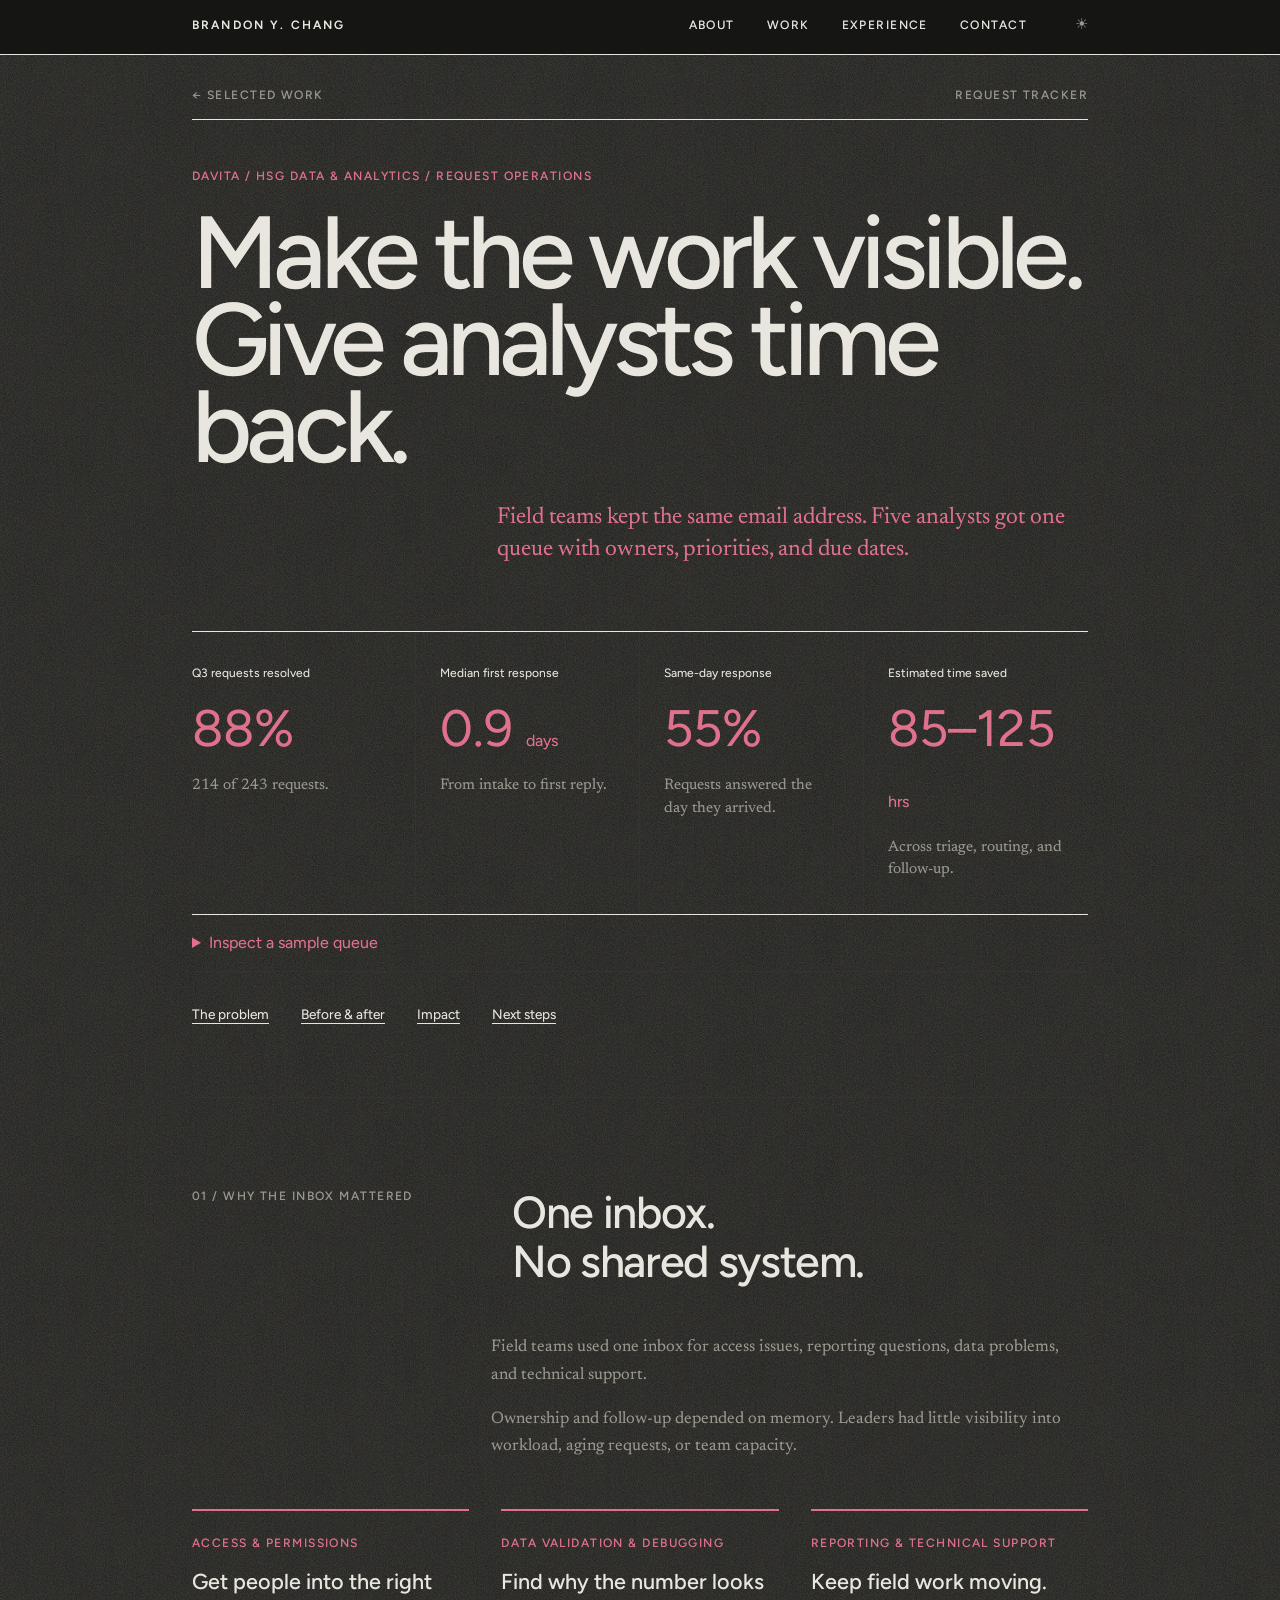
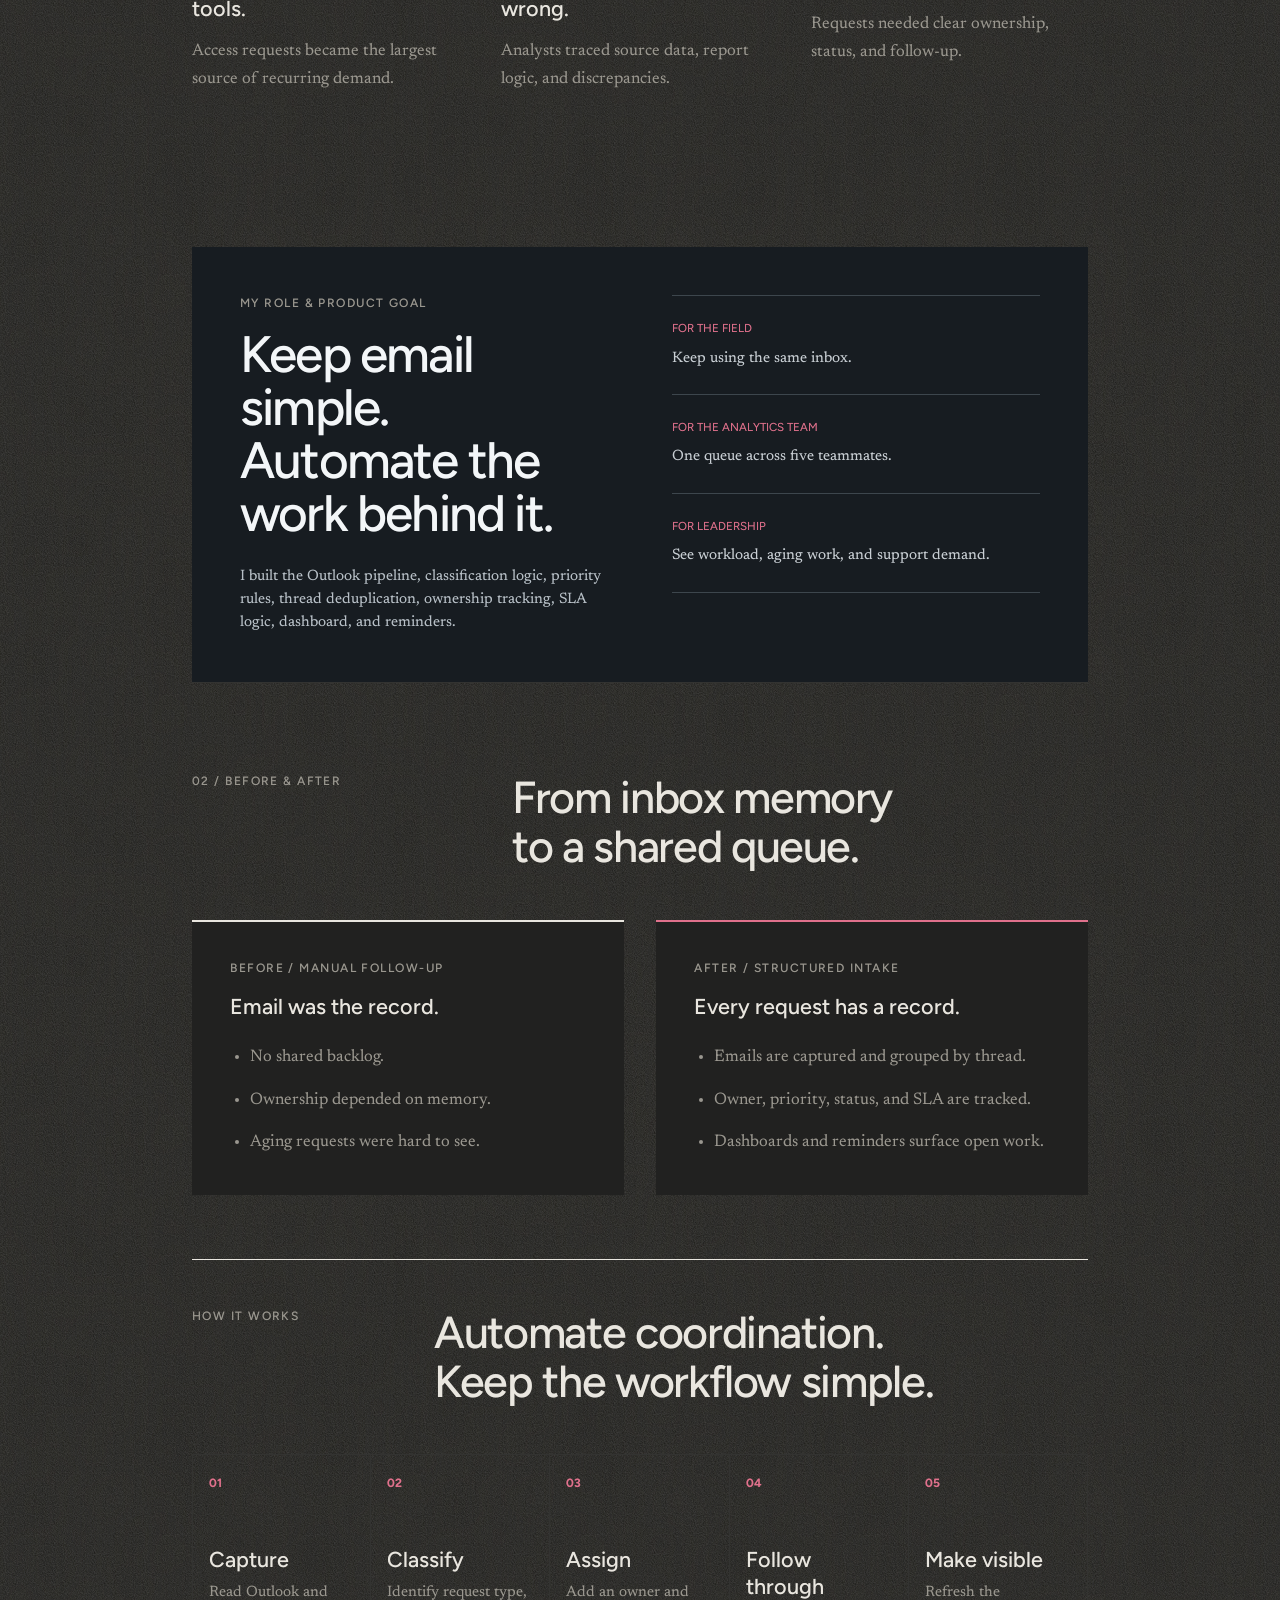
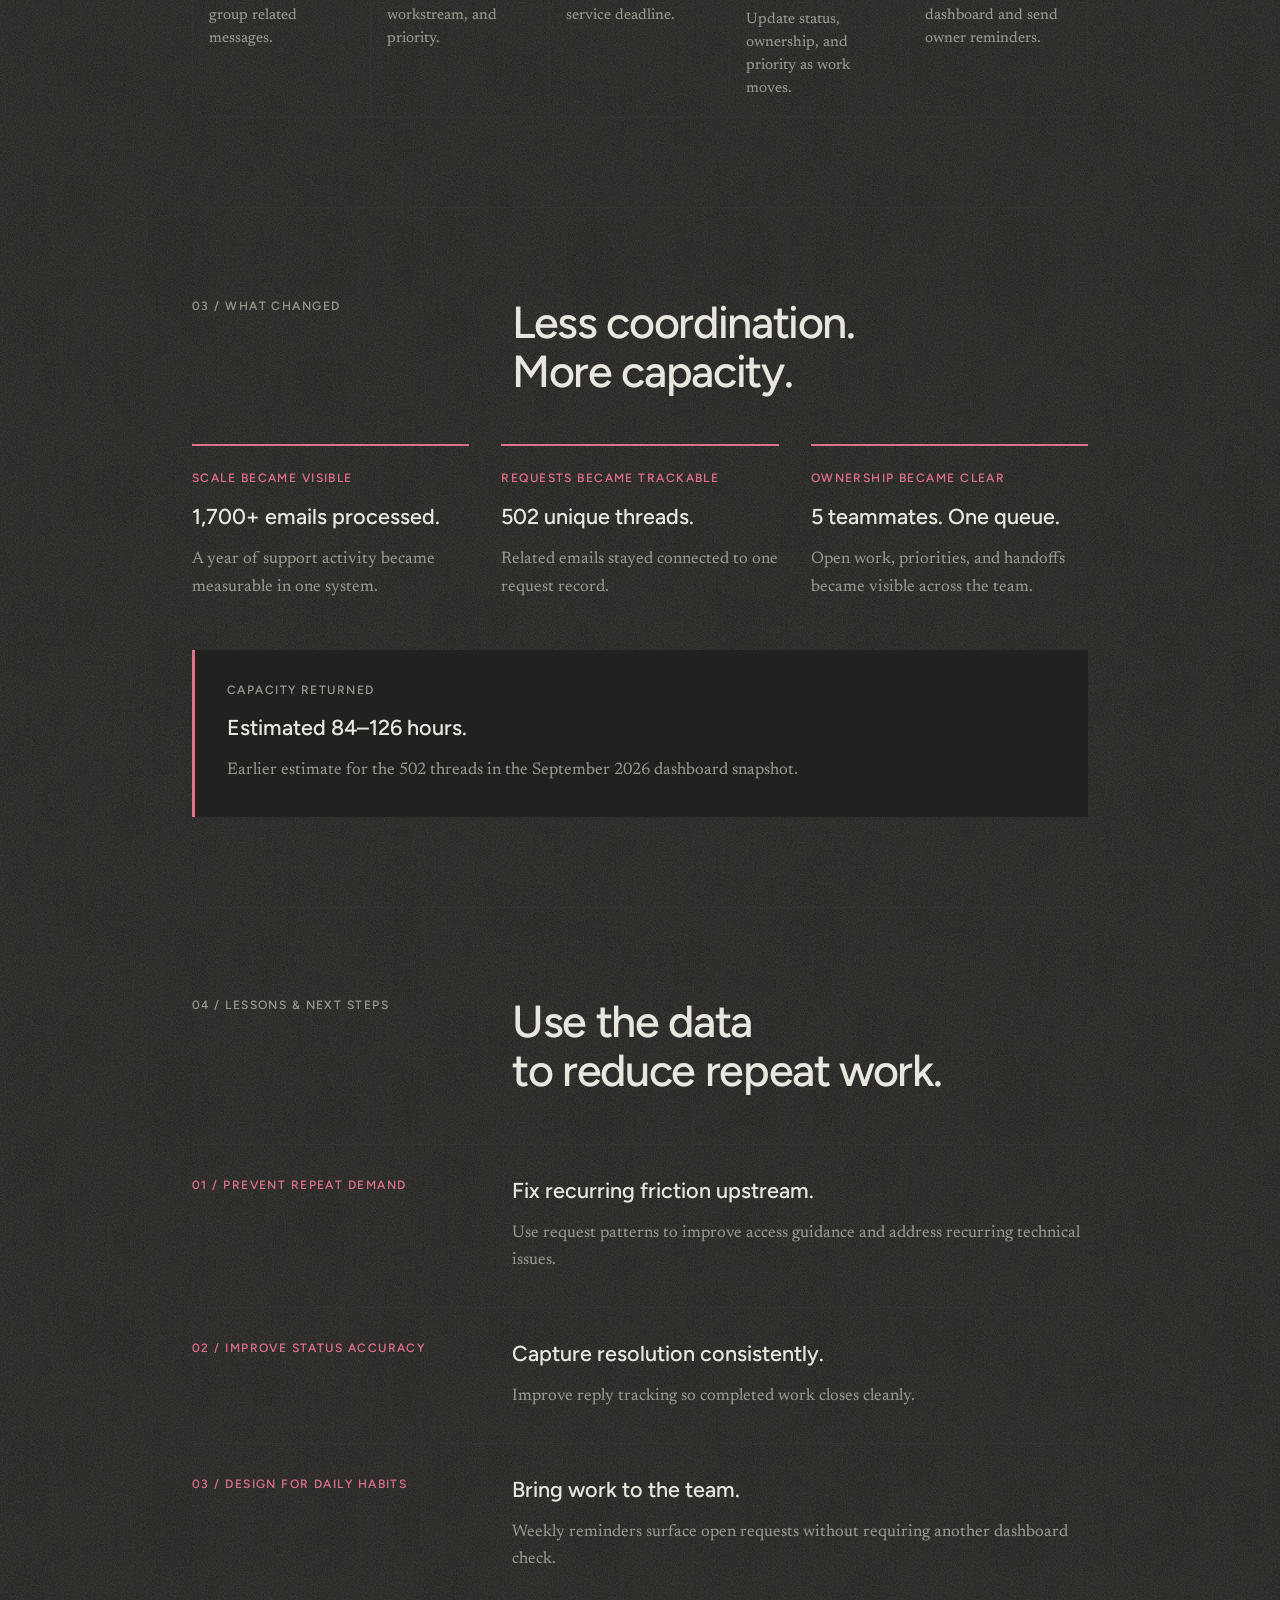
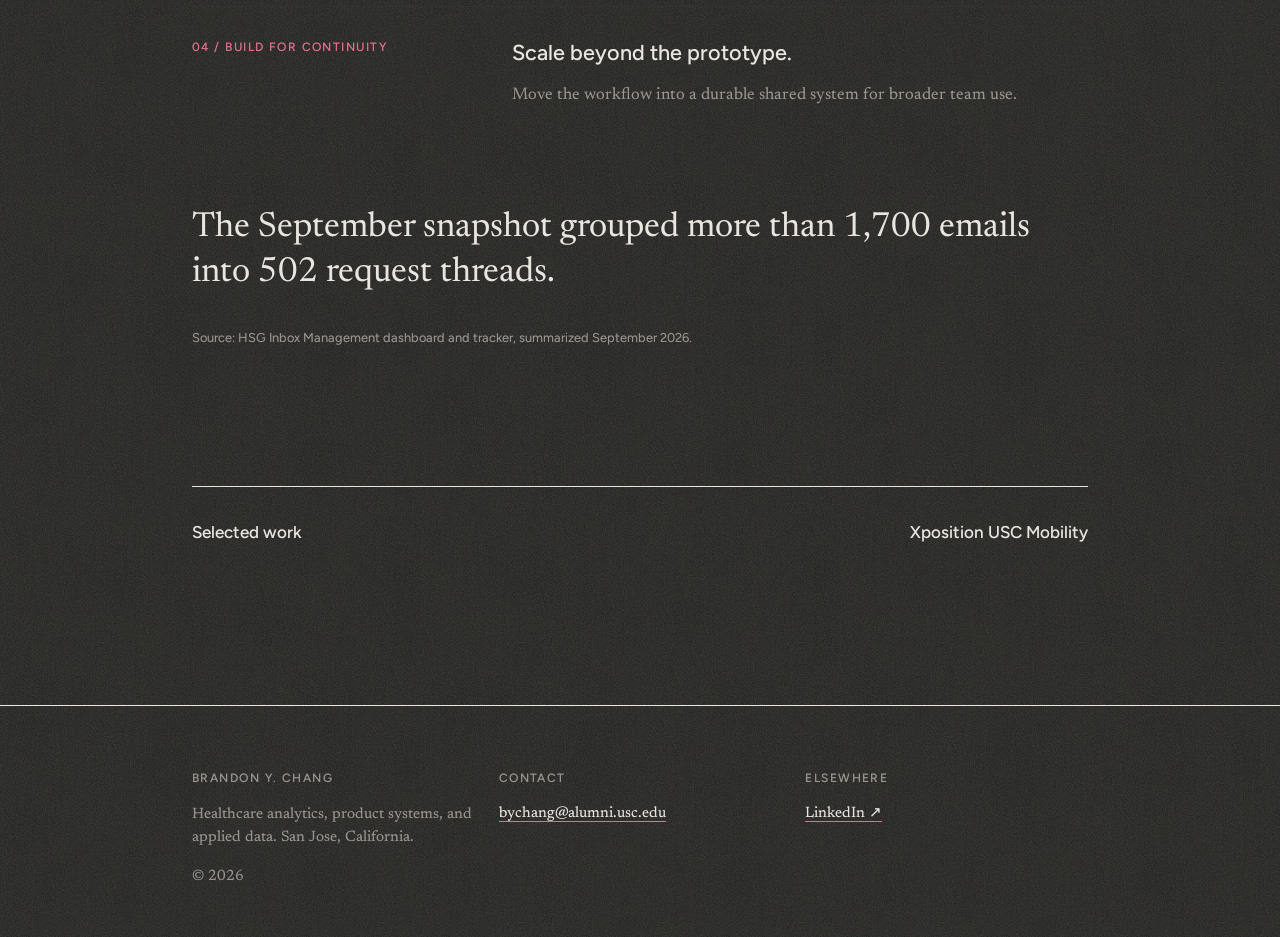
<file: email-ticket-automation.html>
<!doctype html>
<html lang="en" data-theme="dark">
<head>
  <meta charset="utf-8">
  <meta name="viewport" content="width=device-width, initial-scale=1">
  <meta
    name="description"
    content="How DaVita’s analytics team turned a shared inbox into a trackable queue and resolved 214 of 243 requests in Q3."
  >
  <title>HSG Inbox Request Tracker | Brandon Y. Chang</title>

  <link rel="preconnect" href="https://fonts.googleapis.com">
  <link rel="preconnect" href="https://fonts.gstatic.com" crossorigin>
  <link
    href="https://fonts.googleapis.com/css2?family=Aboreto&family=Figtree:wght@400;500;600&family=Newsreader:opsz,wght@6..72,400;6..72,500&display=swap"
    rel="stylesheet"
  >

  <link rel="stylesheet" href="styles.css?v=26">
  <link rel="stylesheet" href="hsg-updates.css?v=26">
  <script src="script.js?v=20" defer></script>
</head>

<body class="case-page email-case">
<div class="shell">

  <header class="masthead-bar">
    <div class="page">
      <div class="bar">

        <a href="index.html" class="wordmark">
          Brandon&nbsp;Y.&nbsp;Chang
        </a>

        <nav class="nav" aria-label="Primary navigation">
          <a href="index.html#about" class="nav-item">About</a>
          <a href="index.html#work" class="nav-item">Work</a>
          <a href="index.html#experience" class="nav-item">Experience</a>
          <a href="index.html#contact" class="nav-item">Contact</a>
        </nav>

        <button
          type="button"
          class="theme-toggle"
          aria-label="Switch to light mode"
          title="Switch to light mode"
        >
          <span aria-hidden="true">☀</span>
        </button>

        <button
          type="button"
          class="burger"
          aria-expanded="false"
          aria-controls="mobile-menu"
          aria-label="Open menu"
        >
          <span class="bar-line" aria-hidden="true"></span>
          <span class="bar-line" aria-hidden="true"></span>
        </button>

      </div>
    </div>
  </header>

  <div id="mobile-menu" class="drawer" aria-hidden="true">
    <div class="page drawer-inner">
      <a href="index.html" class="drawer-link">Home</a>
      <a href="index.html#about" class="drawer-link">About</a>
      <a href="index.html#work" class="drawer-link">Work</a>
      <a href="index.html#experience" class="drawer-link">Experience</a>
      <a href="index.html#contact" class="drawer-link">Contact</a>
    </div>
  </div>

  <main>
    <div class="page email-page">

      <section class="email-hero">

        <div class="case-folio">
          <a class="label" href="index.html#work">← Selected work</a>
          <span class="label">Request tracker</span>
        </div>

        <p class="label headnote">
          DaVita / HSG Data &amp; Analytics / Request operations
        </p>

        <h1>
          Make the work visible.<br>
          Give analysts time back.
        </h1>

        <p class="email-lead">
          Field teams kept the same email address. Five analysts got one queue with owners, priorities, and due dates.
        </p>

        <dl class="hsg-metrics" id="tracker" aria-label="Request tracker results">
          <div><dt>Q3 requests resolved</dt><dd>88%</dd><p>214 of 243 requests.</p></div>
          <div><dt>Median first response</dt><dd>0.9 <small>days</small></dd><p>From intake to first reply.</p></div>
          <div><dt>Same-day response</dt><dd>55%</dd><p>Requests answered the day they arrived.</p></div>
          <div><dt>Estimated time saved</dt><dd>85–125 <small>hrs</small></dd><p>Across triage, routing, and follow-up.</p></div>
        </dl>
        <details class="sample-queue">
          <summary>Inspect a sample queue</summary>
          <table>
            <caption>Illustrative records with fictional owners</caption>
            <thead><tr><th scope="col">Request</th><th scope="col">Owner</th><th scope="col">Priority</th></tr></thead>
            <tbody>
              <tr><td>Report access</td><td>Analyst A</td><td>P2</td></tr>
              <tr><td>Check totals</td><td>Analyst B</td><td>P3</td></tr>
              <tr><td>New extract</td><td>Analyst C</td><td>P4</td></tr>
            </tbody>
          </table>
        </details>

        <nav class="hsg-jump" aria-label="On this page">
          <a href="#problem">The problem</a>
          <a href="#solution">Before &amp; after</a>
          <a href="#impact">Impact</a>
          <a href="#lessons">Next steps</a>
        </nav>

      </section>


      <section
        class="hsg-section"
        id="problem"
        aria-labelledby="hsg-problem-title"
      >

        <div class="hsg-section-head">
          <p class="label">01 / Why the inbox mattered</p>
          <h2 id="hsg-problem-title">
            One inbox.<br>
            No shared system.
          </h2>
        </div>

        <div class="hsg-prose">

          <p>
            Field teams used one inbox for access issues, reporting questions, data problems, and technical support.
          </p>

          <p>
            Ownership and follow-up depended on memory. Leaders had little visibility into workload, aging requests, or team capacity.
          </p>

        </div>

        <div class="hsg-buckets">

          <article>
            <p class="label">Access &amp; permissions</p>
            <h3>Get people into the right tools.</h3>
            <p>
              Access requests became the largest source of recurring demand.
            </p>
          </article>

          <article>
            <p class="label">Data validation &amp; debugging</p>
            <h3>Find why the number looks wrong.</h3>
            <p>
              Analysts traced source data, report logic, and discrepancies.
            </p>
          </article>

          <article>
            <p class="label">Reporting &amp; technical support</p>
            <h3>Keep field work moving.</h3>
            <p>
              Requests needed clear ownership, status, and follow-up.
            </p>
          </article>

        </div>

      </section>


      <section
        class="email-objective"
        aria-labelledby="email-objective-title"
      >

        <div>

          <p class="label">My role &amp; product goal</p>

          <h2 id="email-objective-title">
            Keep email simple.<br>
            Automate the work behind it.
          </h2>

          <p>
            I built the Outlook pipeline, classification logic, priority rules, thread deduplication, ownership tracking, SLA logic, dashboard, and reminders.
          </p>

        </div>

        <dl>

          <div>
            <dt>For the field</dt>
            <dd>
              Keep using the same inbox.
            </dd>
          </div>

          <div>
            <dt>For the analytics team</dt>
            <dd>
              One queue across five teammates.
            </dd>
          </div>

          <div>
            <dt>For leadership</dt>
            <dd>
              See workload, aging work, and support demand.
            </dd>
          </div>

        </dl>

      </section>


      <section
        class="hsg-section"
        id="solution"
        aria-labelledby="hsg-solution-title"
      >

        <div class="hsg-section-head">

          <p class="label">02 / Before &amp; after</p>

          <h2 id="hsg-solution-title">
            From inbox memory<br>
            to a shared queue.
          </h2>

        </div>

        <div class="hsg-comparison">

          <article>

            <p class="label">Before / Manual follow-up</p>

            <h3>Email was the record.</h3>

            <ul>
              <li>No shared backlog.</li>
              <li>Ownership depended on memory.</li>
              <li>Aging requests were hard to see.</li>
            </ul>

          </article>

          <article>

            <p class="label">After / Structured intake</p>

            <h3>Every request has a record.</h3>

            <ul>
              <li>Emails are captured and grouped by thread.</li>
              <li>Owner, priority, status, and SLA are tracked.</li>
              <li>Dashboards and reminders surface open work.</li>
            </ul>

          </article>

        </div>


        <div class="email-system hsg-pipeline">

          <div class="email-system-title">

            <p class="label">How it works</p>

            <h2>
              Automate coordination.<br>
              Keep the workflow simple.
            </h2>

          </div>

          <ol class="automation-rail">

            <li>
              <b>01</b>
              <div>
                <h3>Capture</h3>
                <p>
                  Read Outlook and group related messages.
                </p>
              </div>
            </li>

            <li>
              <b>02</b>
              <div>
                <h3>Classify</h3>
                <p>
                  Identify request type, workstream, and priority.
                </p>
              </div>
            </li>

            <li>
              <b>03</b>
              <div>
                <h3>Assign</h3>
                <p>
                  Add an owner and service deadline.
                </p>
              </div>
            </li>

            <li>
              <b>04</b>
              <div>
                <h3>Follow through</h3>
                <p>
                  Update status, ownership, and priority as work moves.
                </p>
              </div>
            </li>

            <li>
              <b>05</b>
              <div>
                <h3>Make visible</h3>
                <p>
                  Refresh the dashboard and send owner reminders.
                </p>
              </div>
            </li>

          </ol>

        </div>

      </section>


      <section
        class="hsg-section"
        id="impact"
        aria-labelledby="hsg-impact-title"
      >

        <div class="hsg-section-head">

          <p class="label">03 / What changed</p>

          <h2 id="hsg-impact-title">
            Less coordination.<br>
            More capacity.
          </h2>

        </div>

        <div class="hsg-buckets">

          <article>

            <p class="label">Scale became visible</p>

            <h3>1,700+ emails processed.</h3>

            <p>
              A year of support activity became measurable in one system.
            </p>

          </article>

          <article>

            <p class="label">Requests became trackable</p>

            <h3>502 unique threads.</h3>

            <p>
              Related emails stayed connected to one request record.
            </p>

          </article>

          <article>

            <p class="label">Ownership became clear</p>

            <h3>5 teammates. One queue.</h3>

            <p>
              Open work, priorities, and handoffs became visible across the team.
            </p>

          </article>

        </div>

        <aside class="hsg-estimate">

          <p class="label">Capacity returned</p>

          <h3>
            Estimated 84–126 hours.
          </h3>

          <p>
            Earlier estimate for the 502 threads in the September 2026 dashboard snapshot.
          </p>

        </aside>

      </section>


      <section
        class="hsg-section"
        id="lessons"
        aria-labelledby="hsg-lessons-title"
      >

        <div class="hsg-section-head">

          <p class="label">04 / Lessons &amp; next steps</p>

          <h2 id="hsg-lessons-title">
            Use the data<br>
            to reduce repeat work.
          </h2>

        </div>

        <div class="hsg-lessons">

          <article>

            <span class="label">01 / Prevent repeat demand</span>

            <div>
              <h3>Fix recurring friction upstream.</h3>
              <p>
                Use request patterns to improve access guidance and address recurring technical issues.
              </p>
            </div>

          </article>

          <article>

            <span class="label">02 / Improve status accuracy</span>

            <div>
              <h3>Capture resolution consistently.</h3>
              <p>
                Improve reply tracking so completed work closes cleanly.
              </p>
            </div>

          </article>

          <article>

            <span class="label">03 / Design for daily habits</span>

            <div>
              <h3>Bring work to the team.</h3>
              <p>
                Weekly reminders surface open requests without requiring another dashboard check.
              </p>
            </div>

          </article>

          <article>

            <span class="label">04 / Build for continuity</span>

            <div>
              <h3>Scale beyond the prototype.</h3>
              <p>
                Move the workflow into a durable shared system for broader team use.
              </p>
            </div>

          </article>

        </div>

        <p class="hsg-closing">
          The September snapshot grouped more than 1,700 emails into 502 request threads.
        </p>

        <p class="hsg-source">
          Source: HSG Inbox Management dashboard and tracker, summarized September 2026.
        </p>

      </section>


      <nav
        class="project-nav case-nav"
        aria-label="Case study navigation"
      >
        <a href="index.html#work">
          Selected work
        </a>

        <a href="usc-parking.html">
          Xposition USC Mobility
        </a>
      </nav>

    </div>
  </main>


  <footer class="colophon" id="contact">

    <div class="page">

      <div class="grid footer-grid">

        <div class="c-4">

          <p class="label">
            Brandon Y. Chang
          </p>

          <p class="colophon-note">
            Healthcare analytics, product systems, and applied data. San Jose, California.
          </p>

          <p class="colophon-note">
            © 2026
          </p>

        </div>

        <div class="c-4">

          <p class="label">
            Contact
          </p>

          <ul class="colophon-list">
            <li>
              <a
                class="link"
                href="mailto:bychang@alumni.usc.edu"
              >
                bychang@alumni.usc.edu
              </a>
            </li>
          </ul>

        </div>

        <div class="c-4">

          <p class="label">
            Elsewhere
          </p>

          <ul class="colophon-list">
            <li>
              <a
                class="link"
                href="https://www.linkedin.com/in/brandonychang"
                target="_blank"
                rel="noopener noreferrer"
              >
                LinkedIn ↗
              </a>
            </li>
          </ul>

        </div>

      </div>

    </div>

  </footer>

</div>
</body>
</html>
</file>
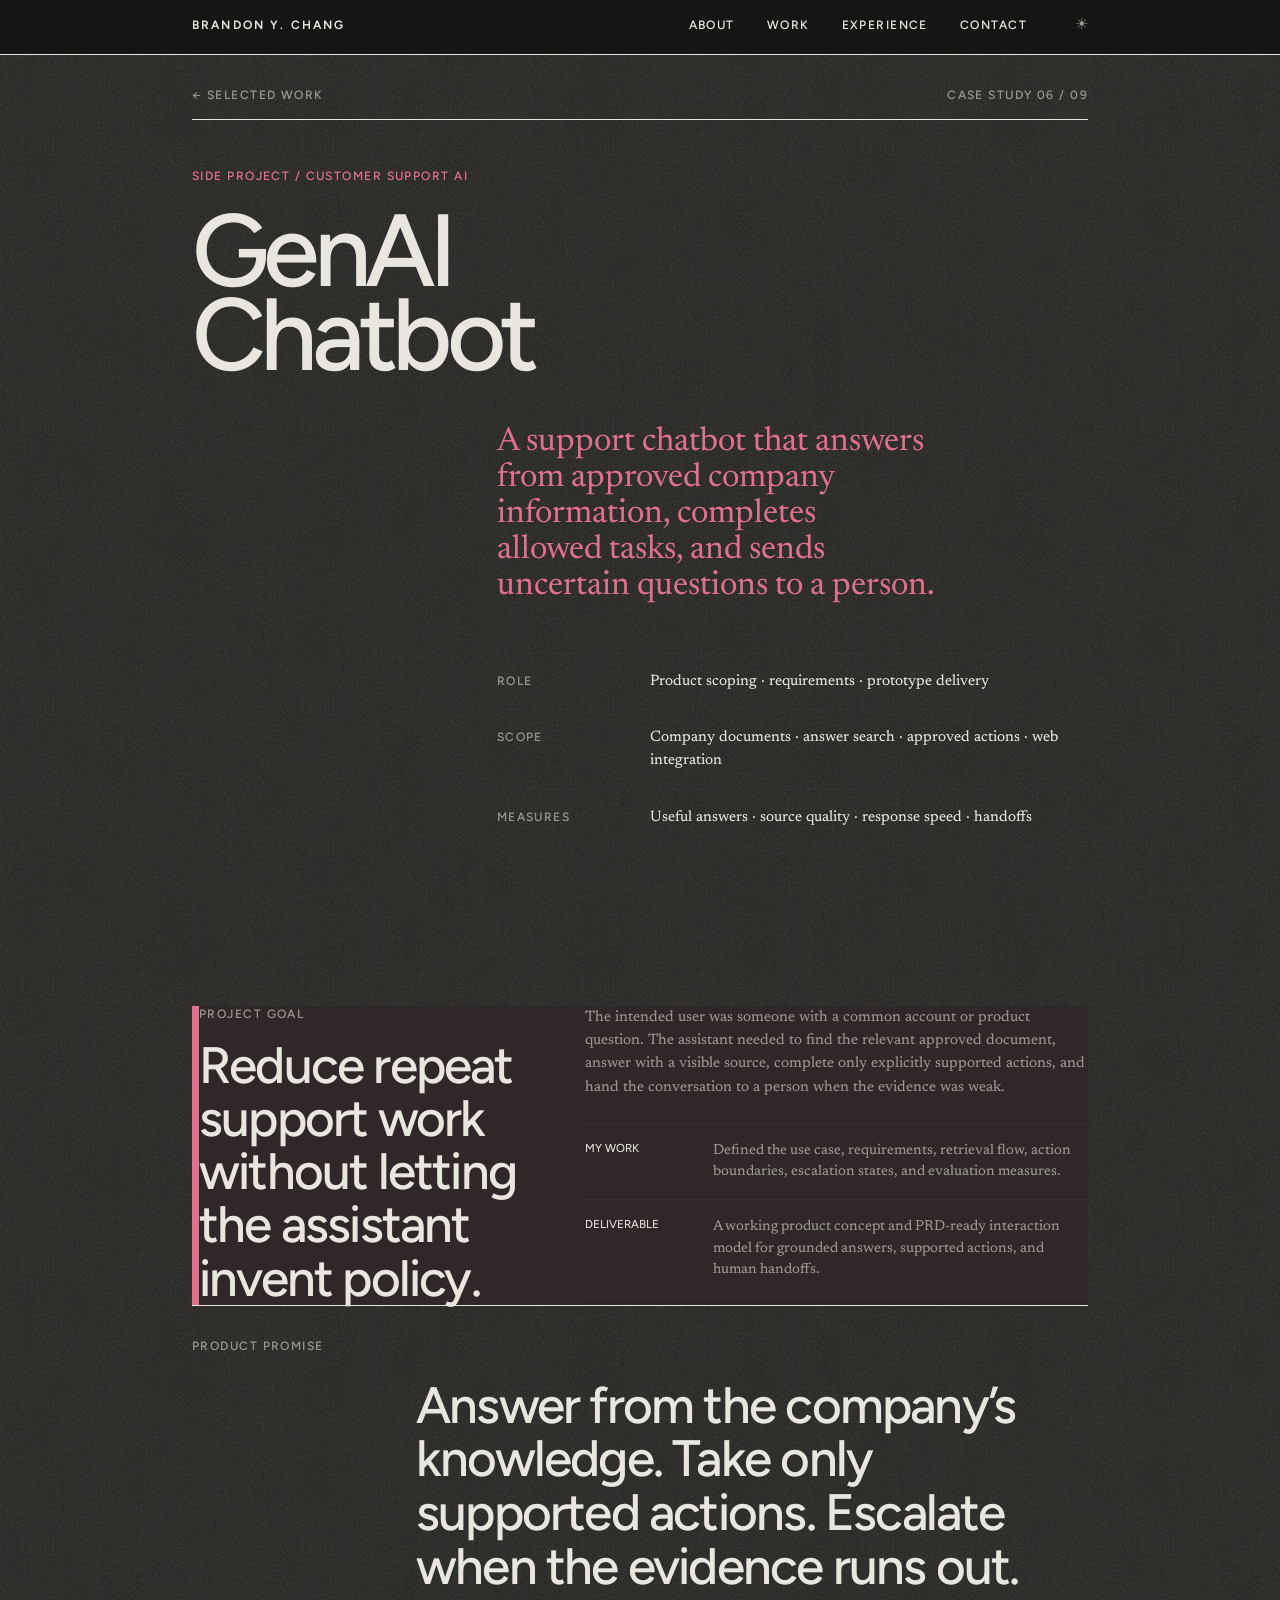
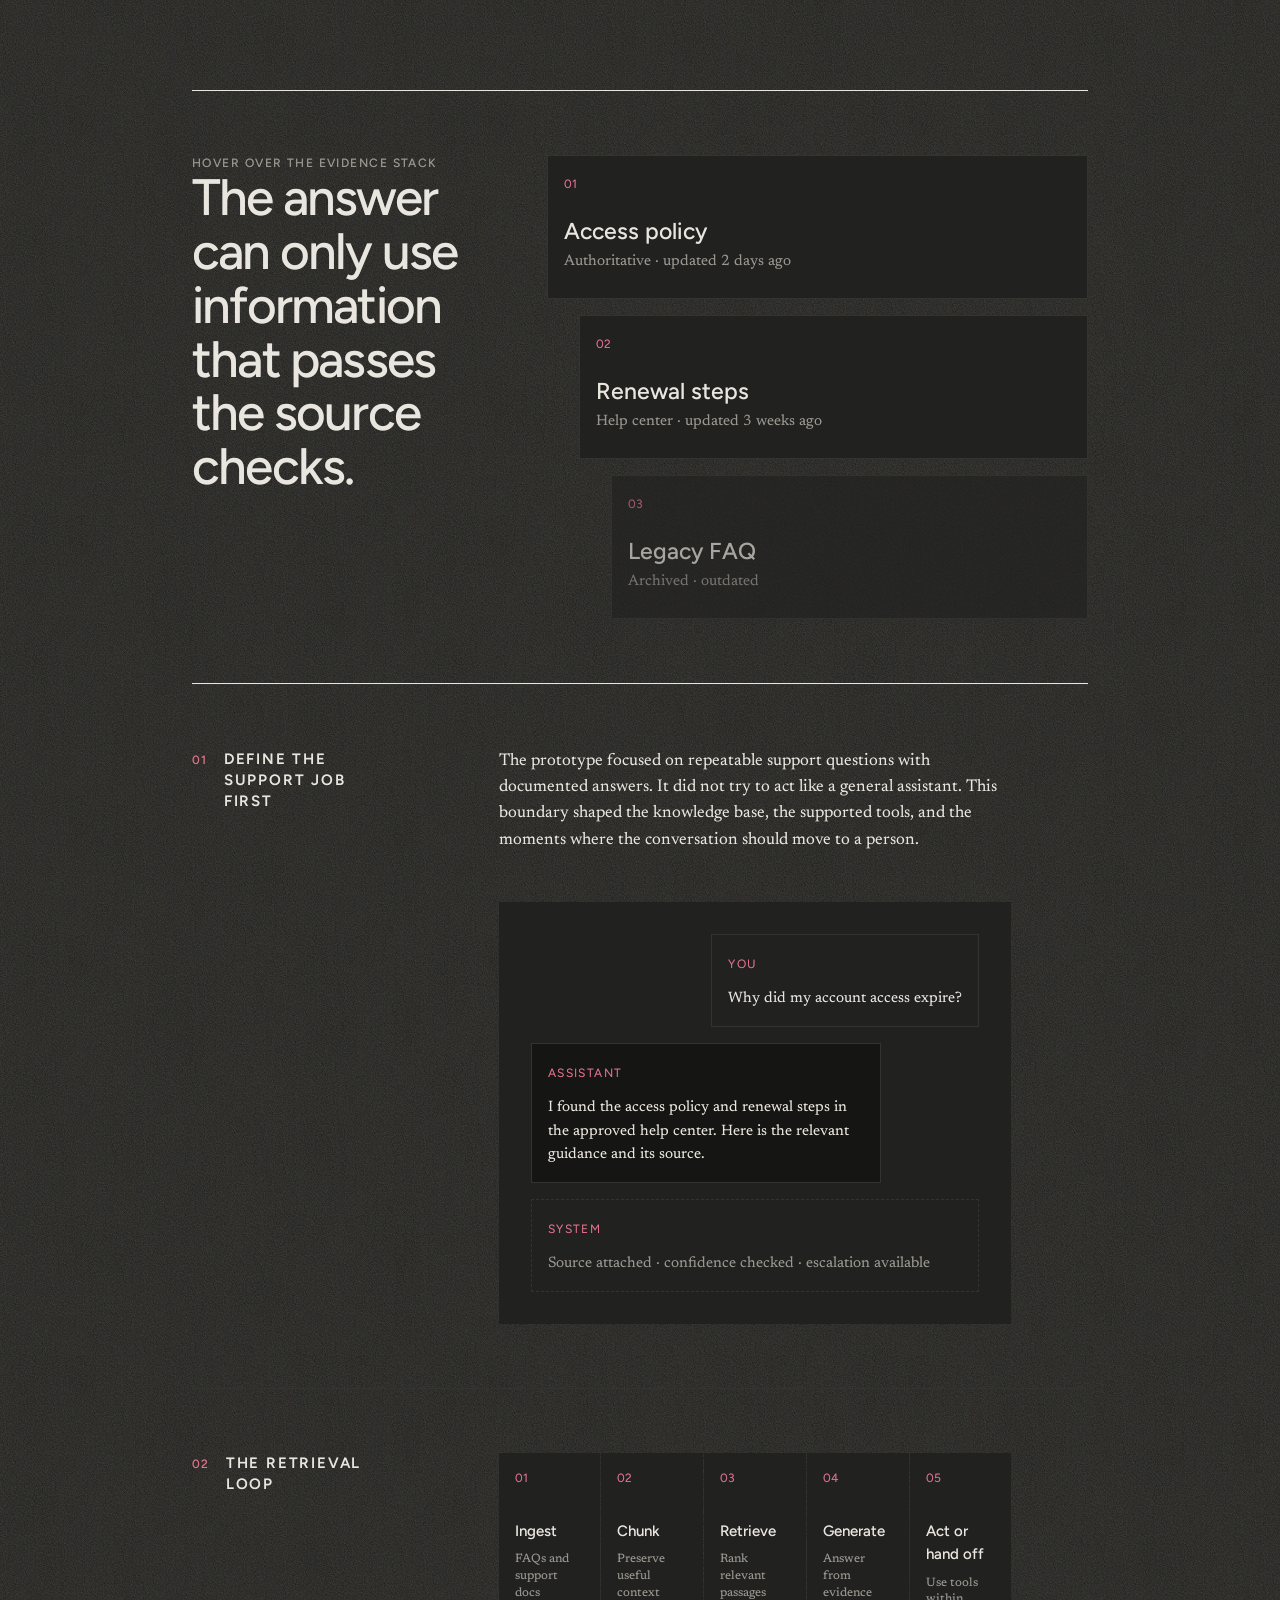
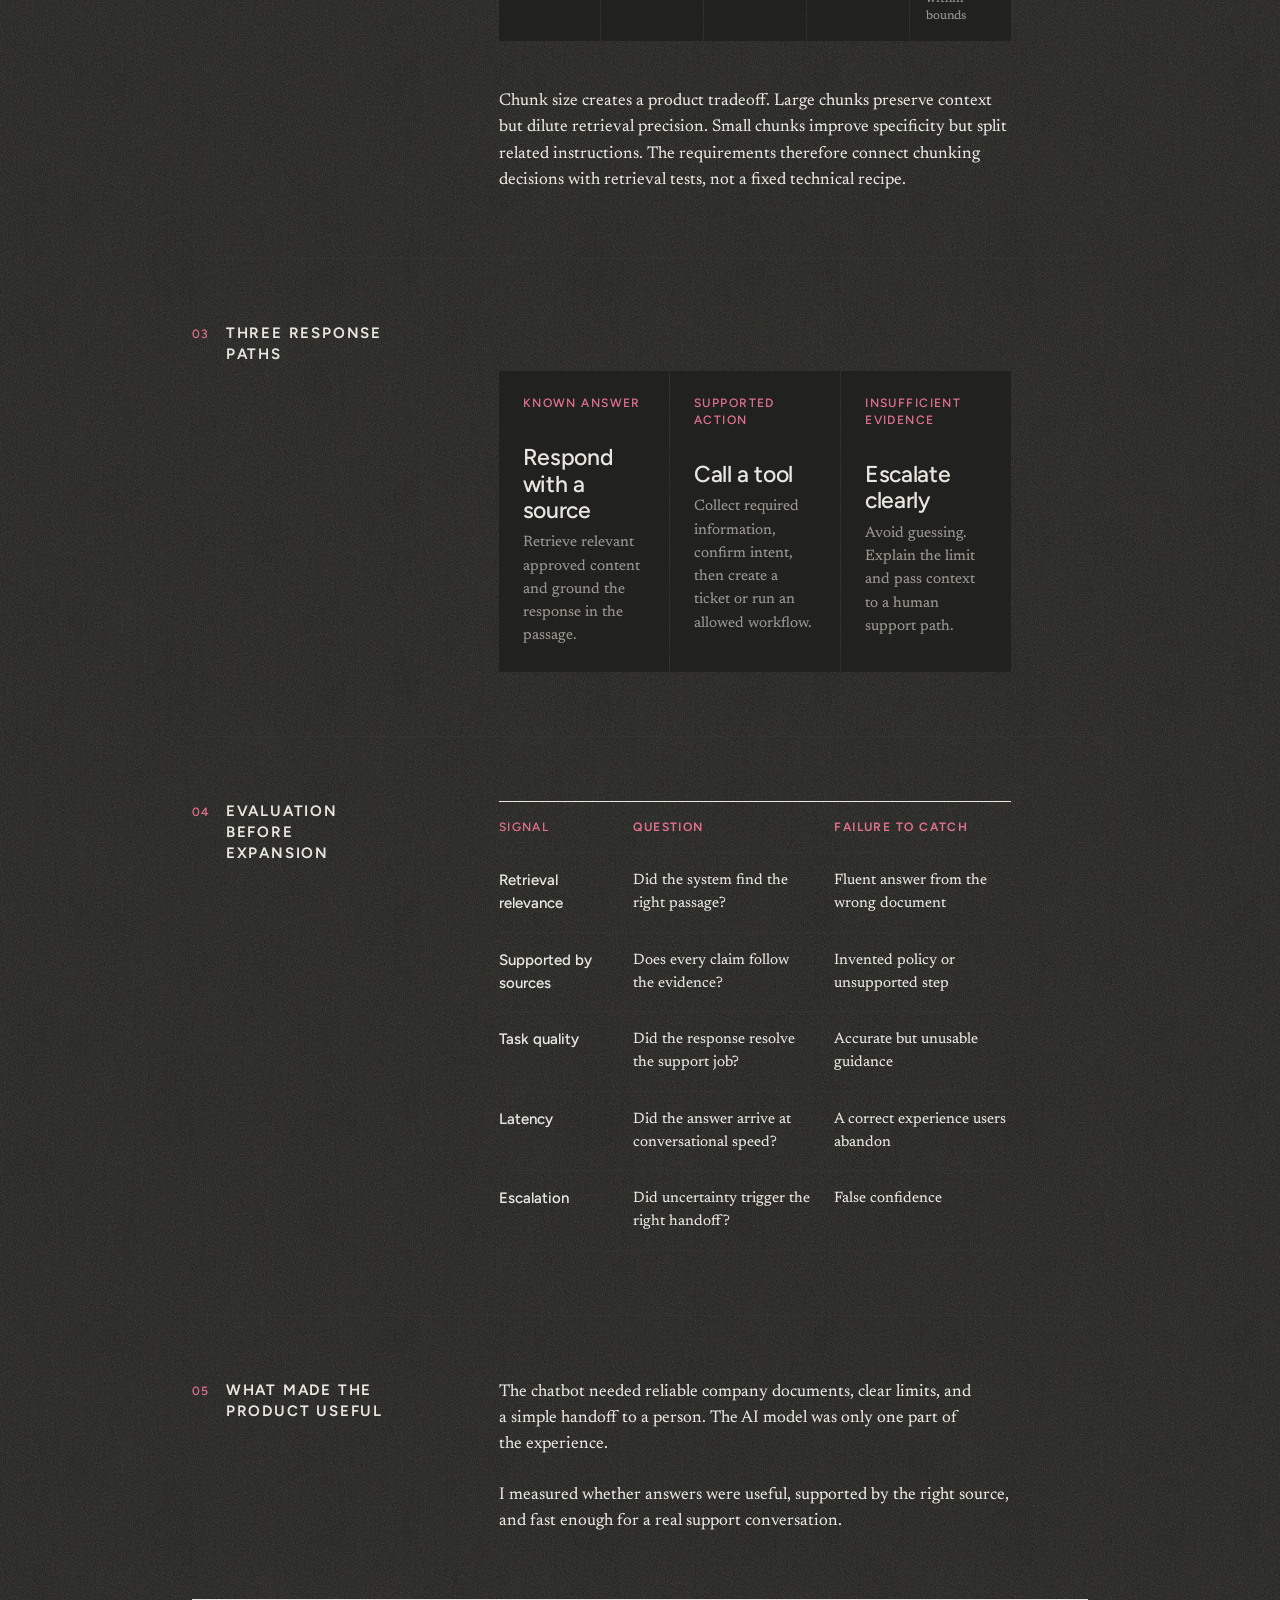
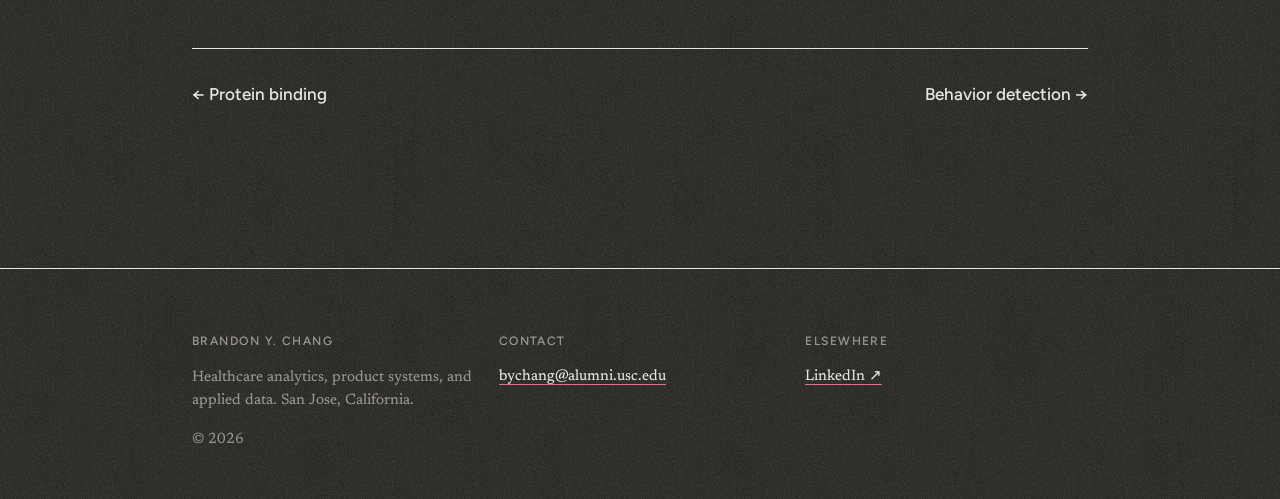
<file: genai-chatbot.html>
<!doctype html>
<html lang="en" data-theme="dark">
<head>
  <meta charset="utf-8">
  <meta name="viewport" content="width=device-width, initial-scale=1">
  <meta name="description" content="A retrieval-augmented customer-support chatbot with grounded answers, tool workflows, and escalation logic.">
  <title>GenAI Chatbot | Brandon Y. Chang</title>
  <link rel="preconnect" href="https://fonts.googleapis.com">
  <link rel="preconnect" href="https://fonts.gstatic.com" crossorigin>
  <link href="https://fonts.googleapis.com/css2?family=Aboreto&family=Figtree:wght@400;500;600&family=Newsreader:opsz,wght@6..72,400;6..72,500&display=swap" rel="stylesheet">
  <link rel="stylesheet" href="styles.css?v=19">
  <script src="script.js?v=19" defer></script>
</head>
<body class="case-page chatbot-case"><div class="shell"><header class="masthead-bar"><div class="page"><div class="bar">
    <a href="index.html" class="wordmark">Brandon&nbsp;Y.&nbsp;Chang</a>
    <nav class="nav" aria-label="Primary navigation"><a href="index.html#about" class="nav-item">About</a><a href="index.html#work" class="nav-item">Work</a><a href="index.html#experience" class="nav-item">Experience</a><a href="index.html#contact" class="nav-item">Contact</a></nav>
    <button type="button" class="theme-toggle" aria-label="Switch to light mode" title="Switch to light mode"><span aria-hidden="true">☀</span></button>
    <button type="button" class="burger" aria-expanded="false" aria-controls="mobile-menu" aria-label="Open menu"><span class="bar-line" aria-hidden="true"></span><span class="bar-line" aria-hidden="true"></span></button>
  </div></div></header>
  <div id="mobile-menu" class="drawer" aria-hidden="true"><div class="page drawer-inner"><a href="index.html" class="drawer-link">Home</a><a href="index.html#about" class="drawer-link">About</a><a href="index.html#work" class="drawer-link">Work</a><a href="index.html#experience" class="drawer-link">Experience</a><a href="index.html#contact" class="drawer-link">Contact</a></div></div>
<main><div class="page">
  <section class="case-intro">
    <div class="case-folio"><a class="label" href="index.html#work">← Selected work</a><span class="label">Case study 06 / 09</span></div>
    <p class="label headnote">Side project / Customer support AI</p>
    <h1 class="case-title"><span>GenAI</span><span>Chatbot</span></h1>
    <p class="case-tagline">A support chatbot that answers from approved company information, completes allowed tasks, and sends uncertain questions to a person.</p>
    <dl class="case-credits"><div><dt class="label">Role</dt><dd>Product scoping · requirements · prototype delivery</dd></div><div><dt class="label">Scope</dt><dd>Company documents · answer search · approved actions · web integration</dd></div><div><dt class="label">Measures</dt><dd>Useful answers · source quality · response speed · handoffs</dd></div></dl>
  </section>

  <section class="support-mission" aria-labelledby="support-mission-title">
    <div><p class="label">Project goal</p><h2 id="support-mission-title">Reduce repeat support work without letting the assistant invent policy.</h2></div>
    <div class="support-mission-copy"><p>The intended user was someone with a common account or product question. The assistant needed to find the relevant approved document, answer with a visible source, complete only explicitly supported actions, and hand the conversation to a person when the evidence was weak.</p><dl><div><dt>My work</dt><dd>Defined the use case, requirements, retrieval flow, action boundaries, escalation states, and evaluation measures.</dd></div><div><dt>Deliverable</dt><dd>A working product concept and PRD-ready interaction model for grounded answers, supported actions, and human handoffs.</dd></div></dl></div>
  </section>
  
      <section class="case-glance" aria-label="Project at a glance"><p class="label">Product promise</p><p class="case-promise">Answer from the company’s knowledge. Take only supported actions. Escalate when the evidence runs out.</p></section><section class="source-stack"><div><p class="label">Hover over the evidence stack</p><h2>The answer can only use information that passes the source checks.</h2></div><div class="source-cards"><article tabindex="0"><span>01</span><strong>Access policy</strong><p>Authoritative · updated 2 days ago</p><div>Top retrieval match · 0.92 relevance</div></article><article tabindex="0"><span>02</span><strong>Renewal steps</strong><p>Help center · updated 3 weeks ago</p><div>Supporting match · 0.81 relevance</div></article><article tabindex="0"><span>03</span><strong>Legacy FAQ</strong><p>Archived · outdated</p><div>Filtered before generation</div></article></div></section>

      <section class="story-section">
        <div class="story-heading"><span class="label story-num">01</span><h2>Define the support job first</h2></div>
        <div class="story-copy prose">
          <p>The prototype focused on repeatable support questions with documented answers. It did not try to act like a general assistant. This boundary shaped the knowledge base, the supported tools, and the moments where the conversation should move to a person.</p>
          <div class="support-conversation" aria-label="Example support conversation">
            <div class="message message-user"><span>You</span><p>Why did my account access expire?</p></div>
            <div class="message message-bot"><span>Assistant</span><p>I found the access policy and renewal steps in the approved help center. Here is the relevant guidance and its source.</p></div>
            <div class="message message-system"><span>System</span><p>Source attached · confidence checked · escalation available</p></div>
          </div>
        </div>
      </section>

      <section class="story-section">
        <div class="story-heading"><span class="label story-num">02</span><h2>The retrieval loop</h2></div>
        <div class="story-copy">
          <div class="pipeline-strip" aria-label="Retrieval augmented generation flow"><div><span>01</span><strong>Ingest</strong><small>FAQs and support docs</small></div><div><span>02</span><strong>Chunk</strong><small>Preserve useful context</small></div><div><span>03</span><strong>Retrieve</strong><small>Rank relevant passages</small></div><div><span>04</span><strong>Generate</strong><small>Answer from evidence</small></div><div><span>05</span><strong>Act or hand off</strong><small>Use tools within bounds</small></div></div>
          <div class="prose"><p>Chunk size creates a product tradeoff. Large chunks preserve context but dilute retrieval precision. Small chunks improve specificity but split related instructions. The requirements therefore connect chunking decisions with retrieval tests, not a fixed technical recipe.</p></div>
        </div>
      </section>

      <section class="story-section">
        <div class="story-heading"><span class="label story-num">03</span><h2>Three response paths</h2></div>
        <div class="story-copy">
          <div class="decision-grid decision-grid-three">
            <article><p class="label">Known answer</p><h3>Respond with a source</h3><p>Retrieve relevant approved content and ground the response in the passage.</p></article>
            <article><p class="label">Supported action</p><h3>Call a tool</h3><p>Collect required information, confirm intent, then create a ticket or run an allowed workflow.</p></article>
            <article><p class="label">Insufficient evidence</p><h3>Escalate clearly</h3><p>Avoid guessing. Explain the limit and pass context to a human support path.</p></article>
          </div>
        </div>
      </section>

      <section class="story-section">
        <div class="story-heading"><span class="label story-num">04</span><h2>Evaluation before expansion</h2></div>
        <div class="story-copy">
          <div class="comparison-table eval-table" role="table" aria-label="Chatbot evaluation framework">
            <div class="comparison-row comparison-head" role="row"><span role="columnheader">Signal</span><span role="columnheader">Question</span><span role="columnheader">Failure to catch</span></div>
            <div class="comparison-row" role="row"><span role="cell">Retrieval relevance</span><span role="cell">Did the system find the right passage?</span><span role="cell">Fluent answer from the wrong document</span></div>
            <div class="comparison-row" role="row"><span role="cell">Supported by sources</span><span role="cell">Does every claim follow the evidence?</span><span role="cell">Invented policy or unsupported step</span></div>
            <div class="comparison-row" role="row"><span role="cell">Task quality</span><span role="cell">Did the response resolve the support job?</span><span role="cell">Accurate but unusable guidance</span></div>
            <div class="comparison-row" role="row"><span role="cell">Latency</span><span role="cell">Did the answer arrive at conversational speed?</span><span role="cell">A correct experience users abandon</span></div>
            <div class="comparison-row" role="row"><span role="cell">Escalation</span><span role="cell">Did uncertainty trigger the right handoff?</span><span role="cell">False confidence</span></div>
          </div>
        </div>
      </section>

      <section class="story-section story-close">
        <div class="story-heading"><span class="label story-num">05</span><h2>What made the product useful</h2></div>
        <div class="story-copy prose"><p>The chatbot needed reliable company documents, clear limits, and a simple handoff to a person. The AI model was only one part of the experience.</p><p>I measured whether answers were useful, supported by the right source, and fast enough for a real support conversation.</p></div>
      </section>
  <nav class="project-nav case-nav" aria-label="Case study navigation"><a href="protein-binding.html">← Protein binding</a><a href="dog-poop-detector.html">Behavior detection →</a></nav>
</div></main><footer class="colophon" id="contact"><div class="page"><div class="grid footer-grid"><div class="c-4"><p class="label">Brandon Y. Chang</p><p class="colophon-note">Healthcare analytics, product systems, and applied data. San Jose, California.</p><p class="colophon-note">© 2026</p></div><div class="c-4"><p class="label">Contact</p><ul class="colophon-list"><li><a class="link" href="mailto:bychang@alumni.usc.edu">bychang@alumni.usc.edu</a></li></ul></div><div class="c-4"><p class="label">Elsewhere</p><ul class="colophon-list"><li><a class="link" href="https://www.linkedin.com/in/brandonychang" target="_blank" rel="noopener noreferrer">LinkedIn ↗</a></li></ul></div></div></div></footer></div></body></html>
</file>
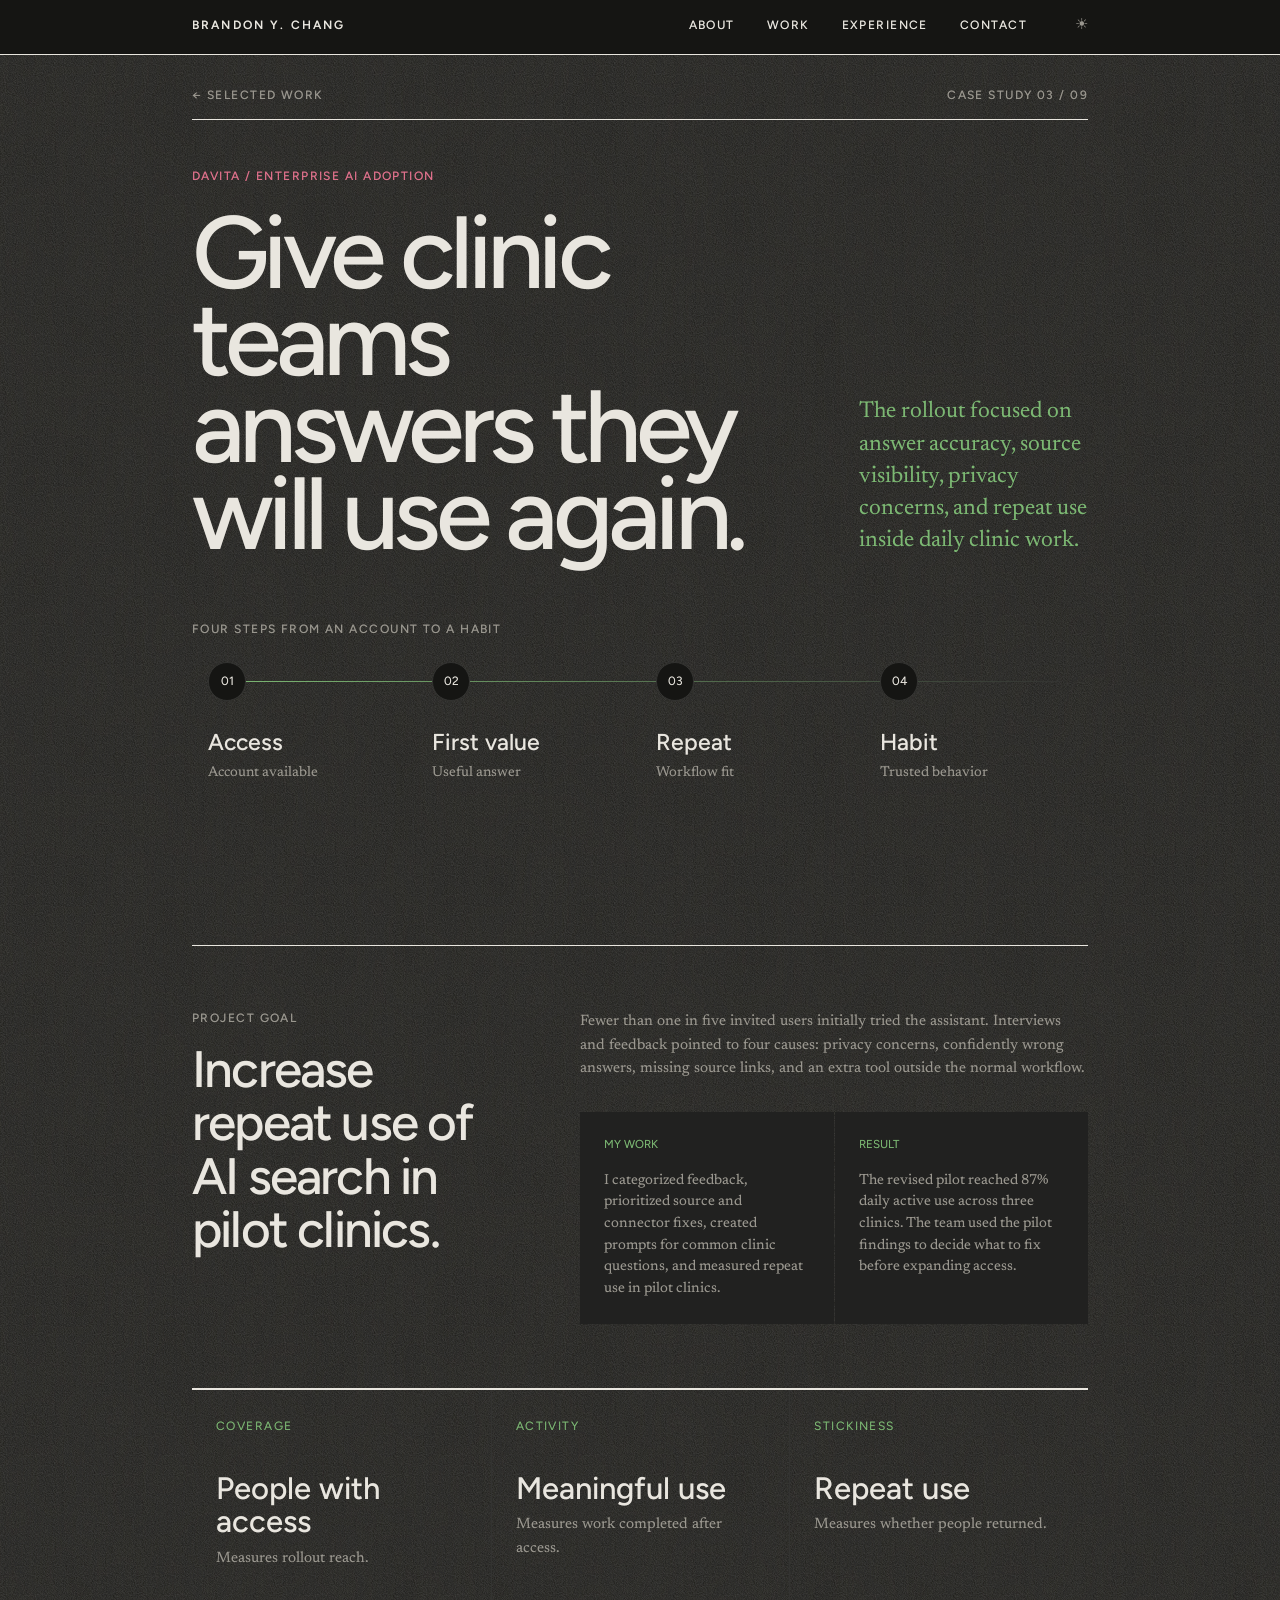
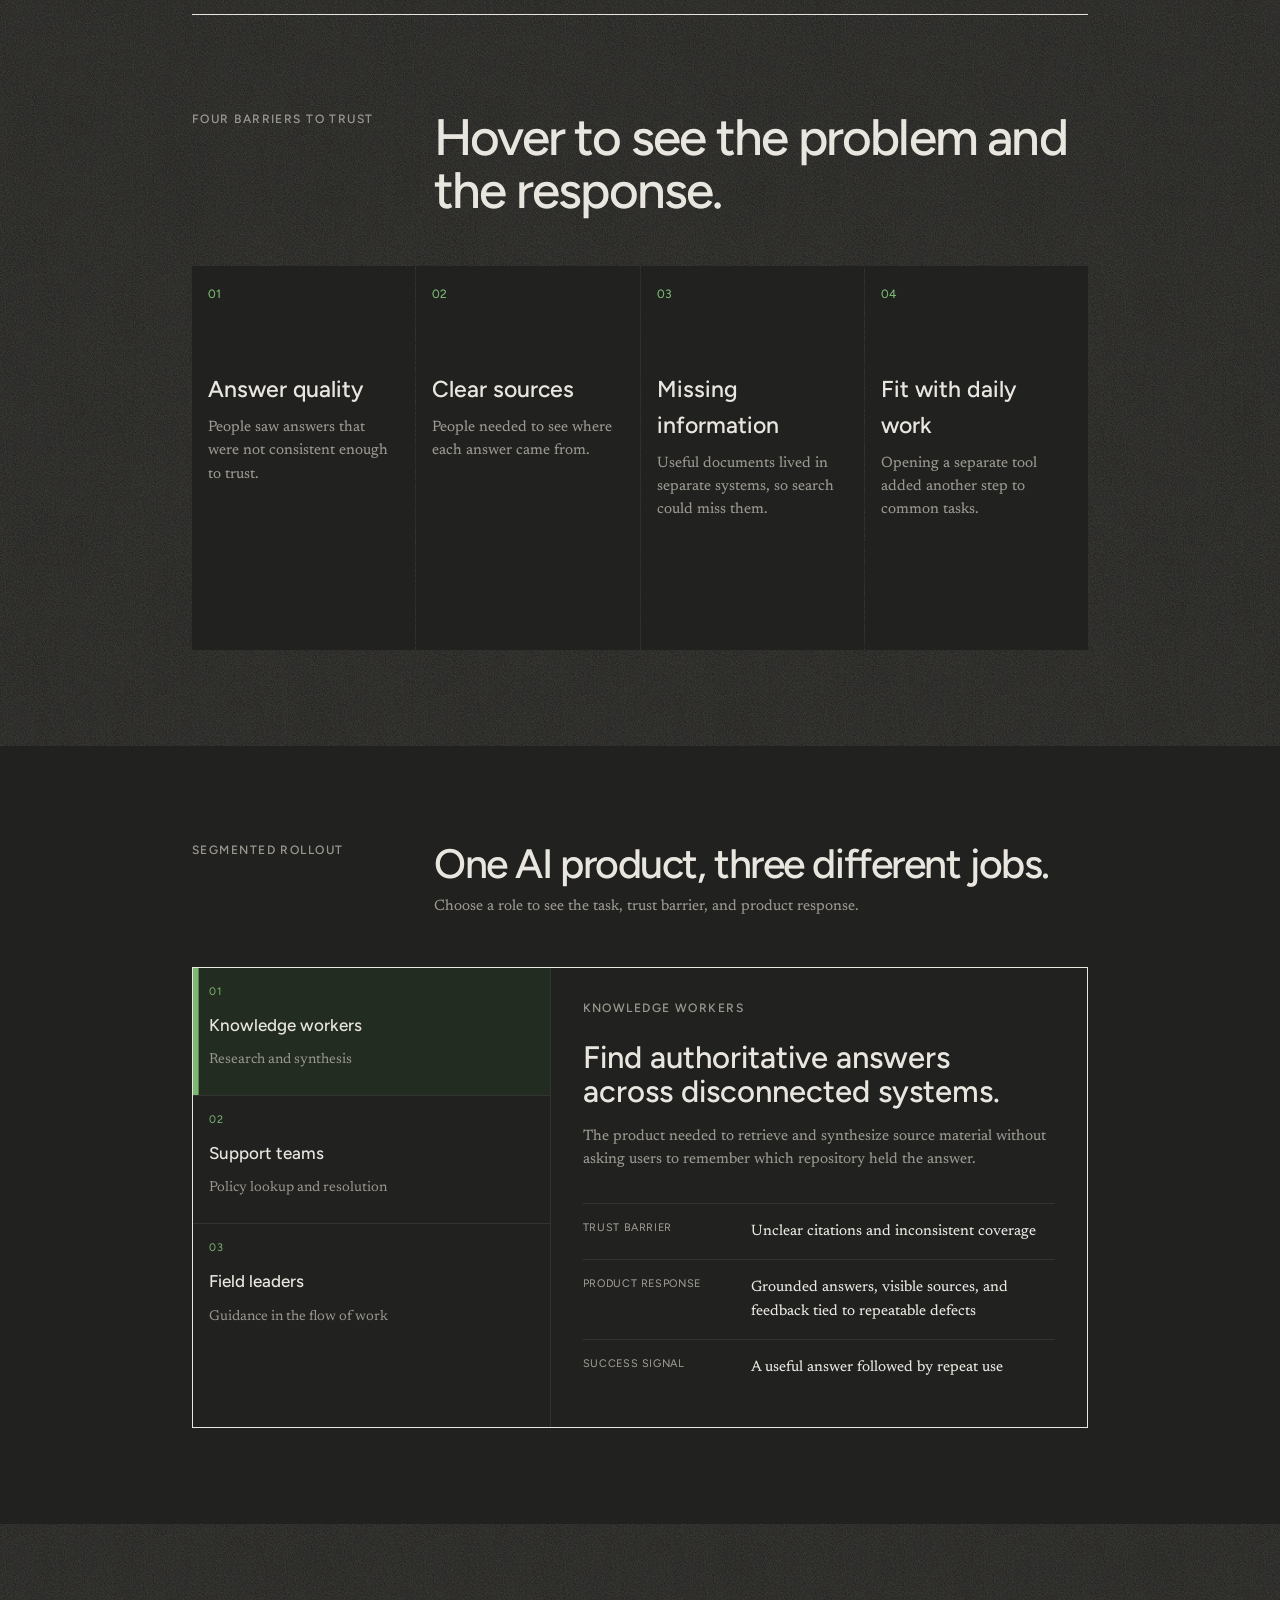
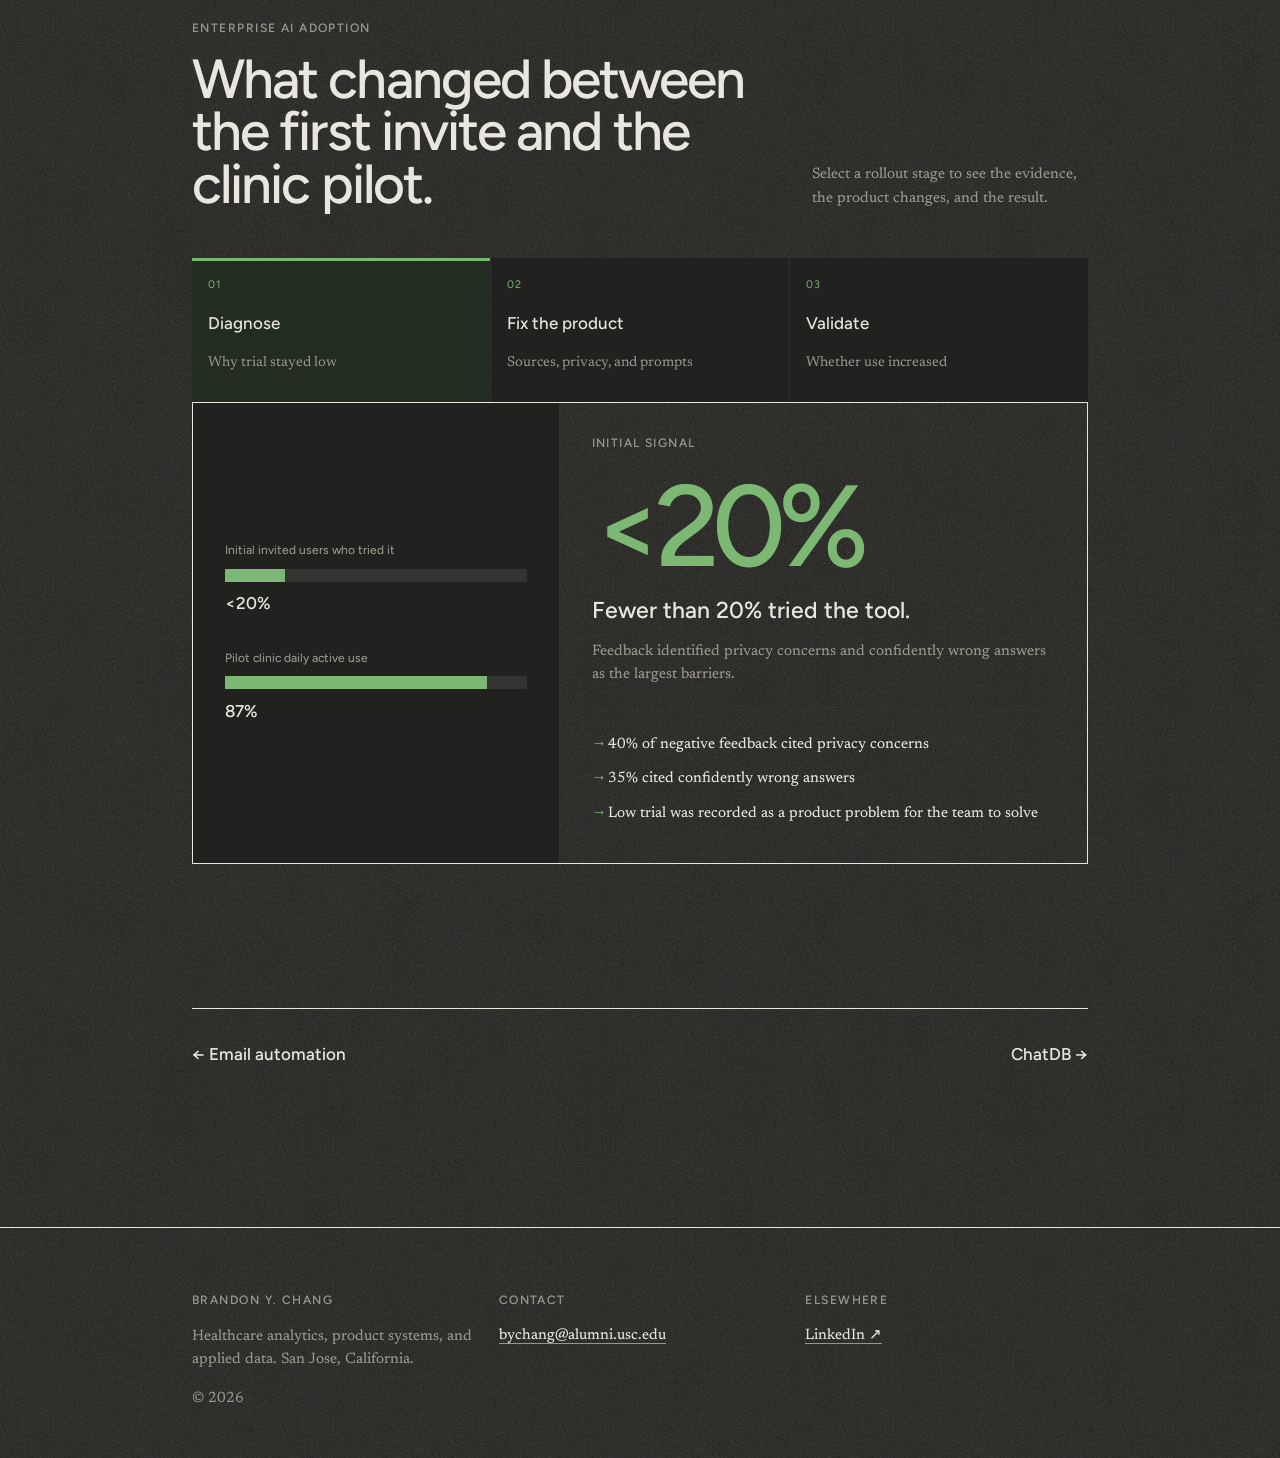
<file: glean-ai-rollout.html>
<!doctype html><html lang="en" data-theme="dark"><head><meta charset="utf-8"><meta name="viewport" content="width=device-width, initial-scale=1"><meta name="description" content="A trust and adoption program for enterprise AI search across fragmented healthcare knowledge systems."><title>Enterprise AI Search Rollout | Brandon Y. Chang</title><link rel="preconnect" href="https://fonts.googleapis.com"><link rel="preconnect" href="https://fonts.gstatic.com" crossorigin><link href="https://fonts.googleapis.com/css2?family=Aboreto&family=Figtree:wght@400;500;600&family=Newsreader:opsz,wght@6..72,400;6..72,500&display=swap" rel="stylesheet"><link rel="stylesheet" href="styles.css?v=19"><script src="script.js?v=19" defer></script></head><body class="case-page glean-case"><div class="shell"><header class="masthead-bar"><div class="page"><div class="bar">
    <a href="index.html" class="wordmark">Brandon&nbsp;Y.&nbsp;Chang</a>
    <nav class="nav" aria-label="Primary navigation"><a href="index.html#about" class="nav-item">About</a><a href="index.html#work" class="nav-item">Work</a><a href="index.html#experience" class="nav-item">Experience</a><a href="index.html#contact" class="nav-item">Contact</a></nav>
    <button type="button" class="theme-toggle" aria-label="Switch to light mode" title="Switch to light mode"><span aria-hidden="true">☀</span></button>
    <button type="button" class="burger" aria-expanded="false" aria-controls="mobile-menu" aria-label="Open menu"><span class="bar-line" aria-hidden="true"></span><span class="bar-line" aria-hidden="true"></span></button>
  </div></div></header><div id="mobile-menu" class="drawer" aria-hidden="true"><div class="page drawer-inner"><a href="index.html" class="drawer-link">Home</a><a href="index.html#about" class="drawer-link">About</a><a href="index.html#work" class="drawer-link">Work</a><a href="index.html#experience" class="drawer-link">Experience</a><a href="index.html#contact" class="drawer-link">Contact</a></div></div><main><div class="page glean-page">
    <section class="glean-hero"><div class="case-folio"><a class="label" href="index.html#work">← Selected work</a><span class="label">Case study 03 / 09</span></div><div class="glean-title-grid"><div><p class="label headnote">DaVita / Enterprise AI adoption</p><h1>Give clinic teams answers they will use again.</h1></div><p>The rollout focused on answer accuracy, source visibility, privacy concerns, and repeat use inside daily clinic work.</p></div><p class="label adoption-path-label">Four steps from an account to a habit</p><div class="adoption-path" aria-label="Four stages from access to repeat use"><div class="path-step"><span>01</span><strong>Access</strong><small>Account available</small></div><div class="path-step"><span>02</span><strong>First value</strong><small>Useful answer</small></div><div class="path-step"><span>03</span><strong>Repeat</strong><small>Workflow fit</small></div><div class="path-step"><span>04</span><strong>Habit</strong><small>Trusted behavior</small></div></div></section>
    <section class="glean-objective" aria-labelledby="glean-objective-title"><div><p class="label">Project goal</p><h2 id="glean-objective-title">Increase repeat use of AI search in pilot clinics.</h2></div><div><p>Fewer than one in five invited users initially tried the assistant. Interviews and feedback pointed to four causes: privacy concerns, confidently wrong answers, missing source links, and an extra tool outside the normal workflow.</p><dl><div><dt>My work</dt><dd>I categorized feedback, prioritized source and connector fixes, created prompts for common clinic questions, and measured repeat use in pilot clinics.</dd></div><div><dt>Result</dt><dd>The revised pilot reached 87% daily active use across three clinics. The team used the pilot findings to decide what to fix before expanding access.</dd></div></dl></div></section>
    <section class="adoption-ratios"><article><span>Coverage</span><strong>People with access</strong><p>Measures rollout reach.</p></article><article><span>Activity</span><strong>Meaningful use</strong><p>Measures work completed after access.</p></article><article><span>Stickiness</span><strong>Repeat use</strong><p>Measures whether people returned.</p></article></section>
    <section class="friction-field"><div class="friction-intro"><p class="label">Four barriers to trust</p><h2>Hover to see the problem and the response.</h2></div><div class="friction-grid"><article tabindex="0"><span>01</span><h3>Answer quality</h3><p>People saw answers that were not consistent enough to trust.</p><div>Response: track repeated problems and test every fix with real users.</div></article><article tabindex="0"><span>02</span><h3>Clear sources</h3><p>People needed to see where each answer came from.</p><div>Response: treat an answer without a reliable source as a product failure.</div></article><article tabindex="0"><span>03</span><h3>Missing information</h3><p>Useful documents lived in separate systems, so search could miss them.</p><div>Response: connect the most trusted sources for each user group first.</div></article><article tabindex="0"><span>04</span><h3>Fit with daily work</h3><p>Opening a separate tool added another step to common tasks.</p><div>Response: place AI search closer to the browser and support tools people already used.</div></article></div></section>
    <section class="role-lanes"><div class="role-lanes-title"><p class="label">Segmented rollout</p><div><h2>One AI product, three different jobs.</h2><p>Choose a role to see the task, trust barrier, and product response.</p></div></div><div class="role-workbench"><div class="role-selector" role="tablist" aria-label="Choose a user group"><button type="button" class="active" role="tab" aria-selected="true" data-ai-role="knowledge"><span>01</span><strong>Knowledge workers</strong><small>Research and synthesis</small></button><button type="button" role="tab" aria-selected="false" data-ai-role="support"><span>02</span><strong>Support teams</strong><small>Policy lookup and resolution</small></button><button type="button" role="tab" aria-selected="false" data-ai-role="leaders"><span>03</span><strong>Field leaders</strong><small>Guidance in the flow of work</small></button></div><article class="role-detail" aria-live="polite"><p class="label" id="ai-role-name">Knowledge workers</p><h3 id="ai-role-task">Find authoritative answers across disconnected systems.</h3><p id="ai-role-copy">The product needed to retrieve and synthesize source material without asking users to remember which repository held the answer.</p><dl><div><dt>Trust barrier</dt><dd id="ai-role-barrier">Unclear citations and inconsistent coverage</dd></div><div><dt>Product response</dt><dd id="ai-role-response">Grounded answers, visible sources, and feedback tied to repeatable defects</dd></div><div><dt>Success signal</dt><dd id="ai-role-signal">A useful answer followed by repeat use</dd></div></dl></article></div></section>
    <section class="trust-evidence" aria-labelledby="trust-evidence-title"><div class="trust-evidence-head"><div><p class="label">Enterprise AI adoption</p><h2 id="trust-evidence-title">What changed between the first invite and the clinic pilot.</h2></div><p>Select a rollout stage to see the evidence, the product changes, and the result.</p></div><div class="trust-stage-tabs" role="tablist" aria-label="Select a rollout stage"><button type="button" class="active" role="tab" aria-selected="true" data-adoption-stage="diagnose"><span>01</span><strong>Diagnose</strong><small>Why trial stayed low</small></button><button type="button" role="tab" aria-selected="false" data-adoption-stage="rebuild"><span>02</span><strong>Fix the product</strong><small>Sources, privacy, and prompts</small></button><button type="button" role="tab" aria-selected="false" data-adoption-stage="validate"><span>03</span><strong>Validate</strong><small>Whether use increased</small></button></div><div class="trust-evidence-panel"><div class="adoption-comparison" aria-label="Adoption comparison"><div><span>Initial invited users who tried it</span><i><b style="width:20%"></b></i><strong>&lt;20%</strong></div><div><span>Pilot clinic daily active use</span><i><b style="width:87%"></b></i><strong>87%</strong></div></div><article aria-live="polite"><p class="label" id="adoption-stage-kicker">Initial signal</p><strong id="adoption-stage-metric">&lt;20%</strong><h3 id="adoption-stage-title">Fewer than 20% tried the tool.</h3><p id="adoption-stage-copy">Feedback identified privacy concerns and confidently wrong answers as the largest barriers.</p><ul id="adoption-stage-details"><li>40% of negative feedback cited privacy concerns</li><li>35% cited confidently wrong answers</li><li>Low trial was recorded as a product problem for the team to solve</li></ul></article></div></section>
    <nav class="project-nav case-nav" aria-label="Case study navigation"><a href="email-ticket-automation.html">← Email automation</a><a href="chatdb.html">ChatDB →</a></nav>
  </div></main><footer class="colophon" id="contact"><div class="page"><div class="grid footer-grid"><div class="c-4"><p class="label">Brandon Y. Chang</p><p class="colophon-note">Healthcare analytics, product systems, and applied data. San Jose, California.</p><p class="colophon-note">© 2026</p></div><div class="c-4"><p class="label">Contact</p><ul class="colophon-list"><li><a class="link" href="mailto:bychang@alumni.usc.edu">bychang@alumni.usc.edu</a></li></ul></div><div class="c-4"><p class="label">Elsewhere</p><ul class="colophon-list"><li><a class="link" href="https://www.linkedin.com/in/brandonychang" target="_blank" rel="noopener noreferrer">LinkedIn ↗</a></li></ul></div></div></div></footer></div></body></html>
</file>
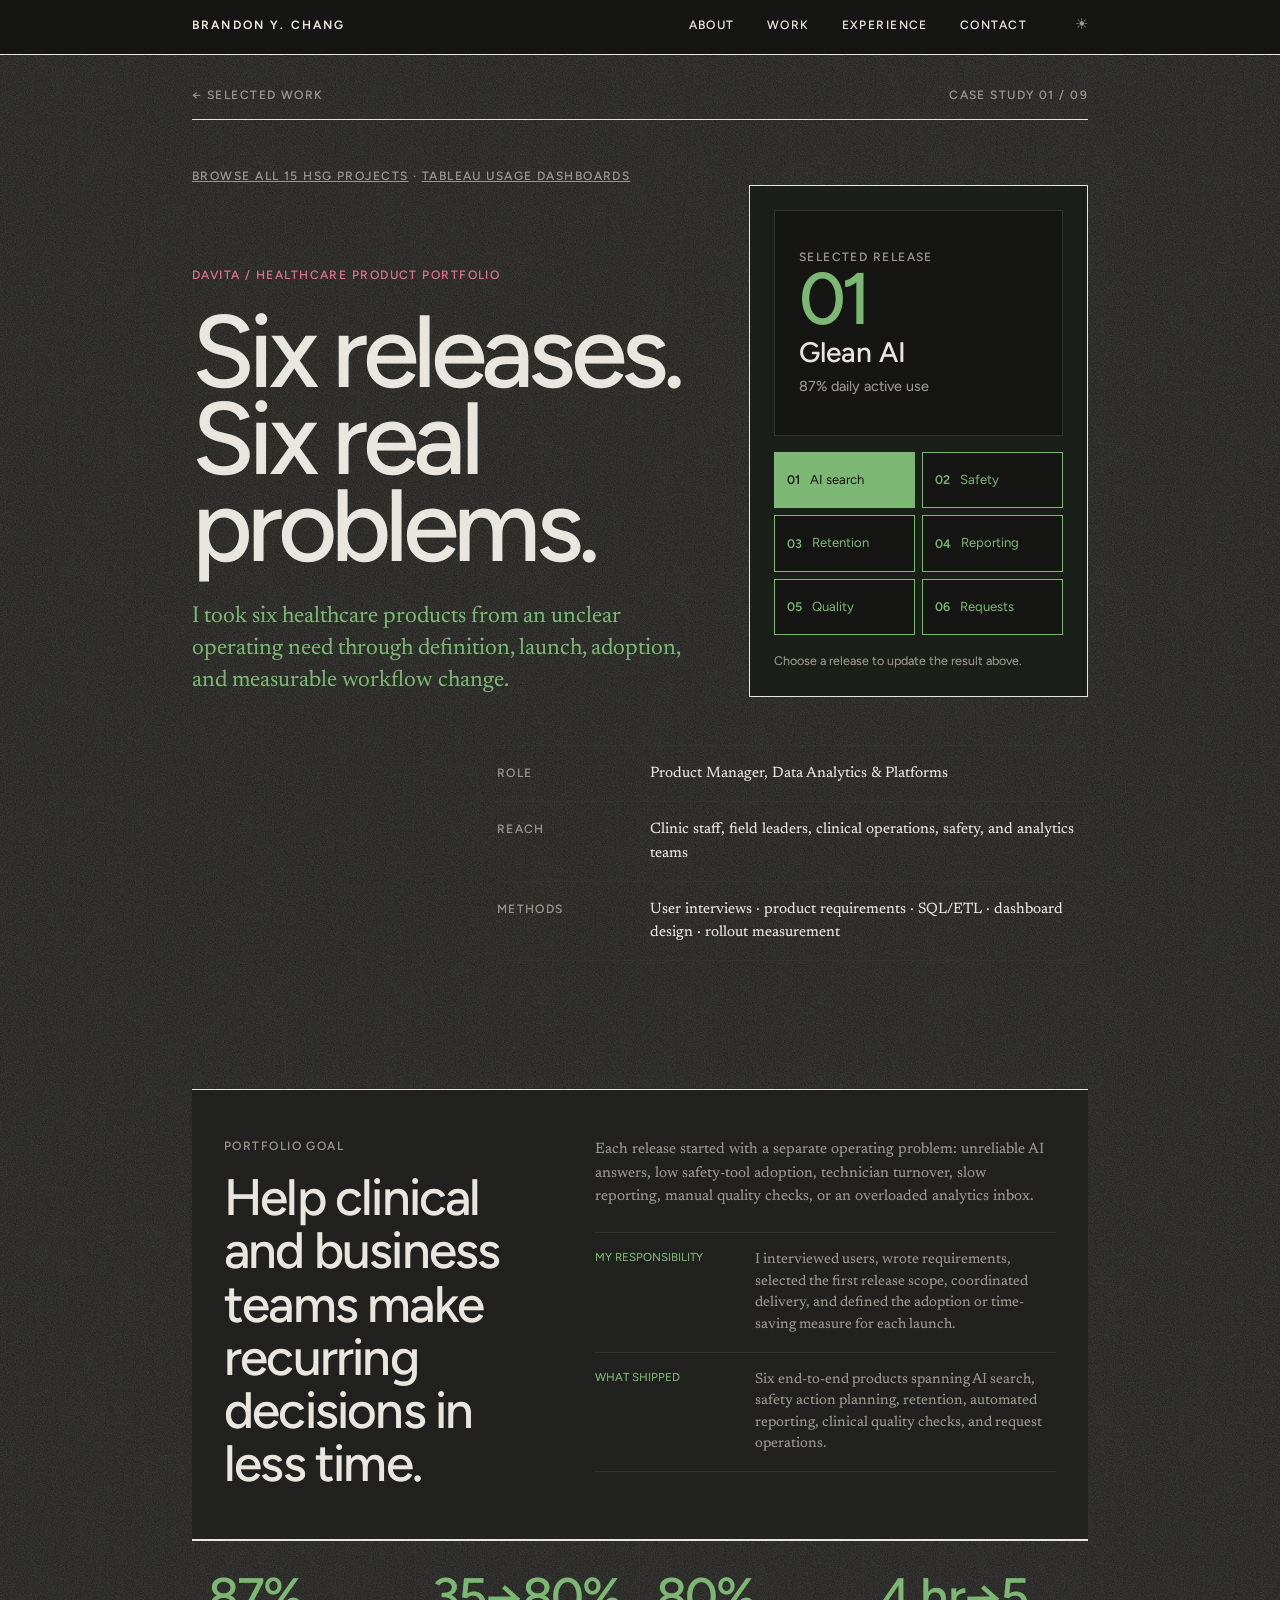
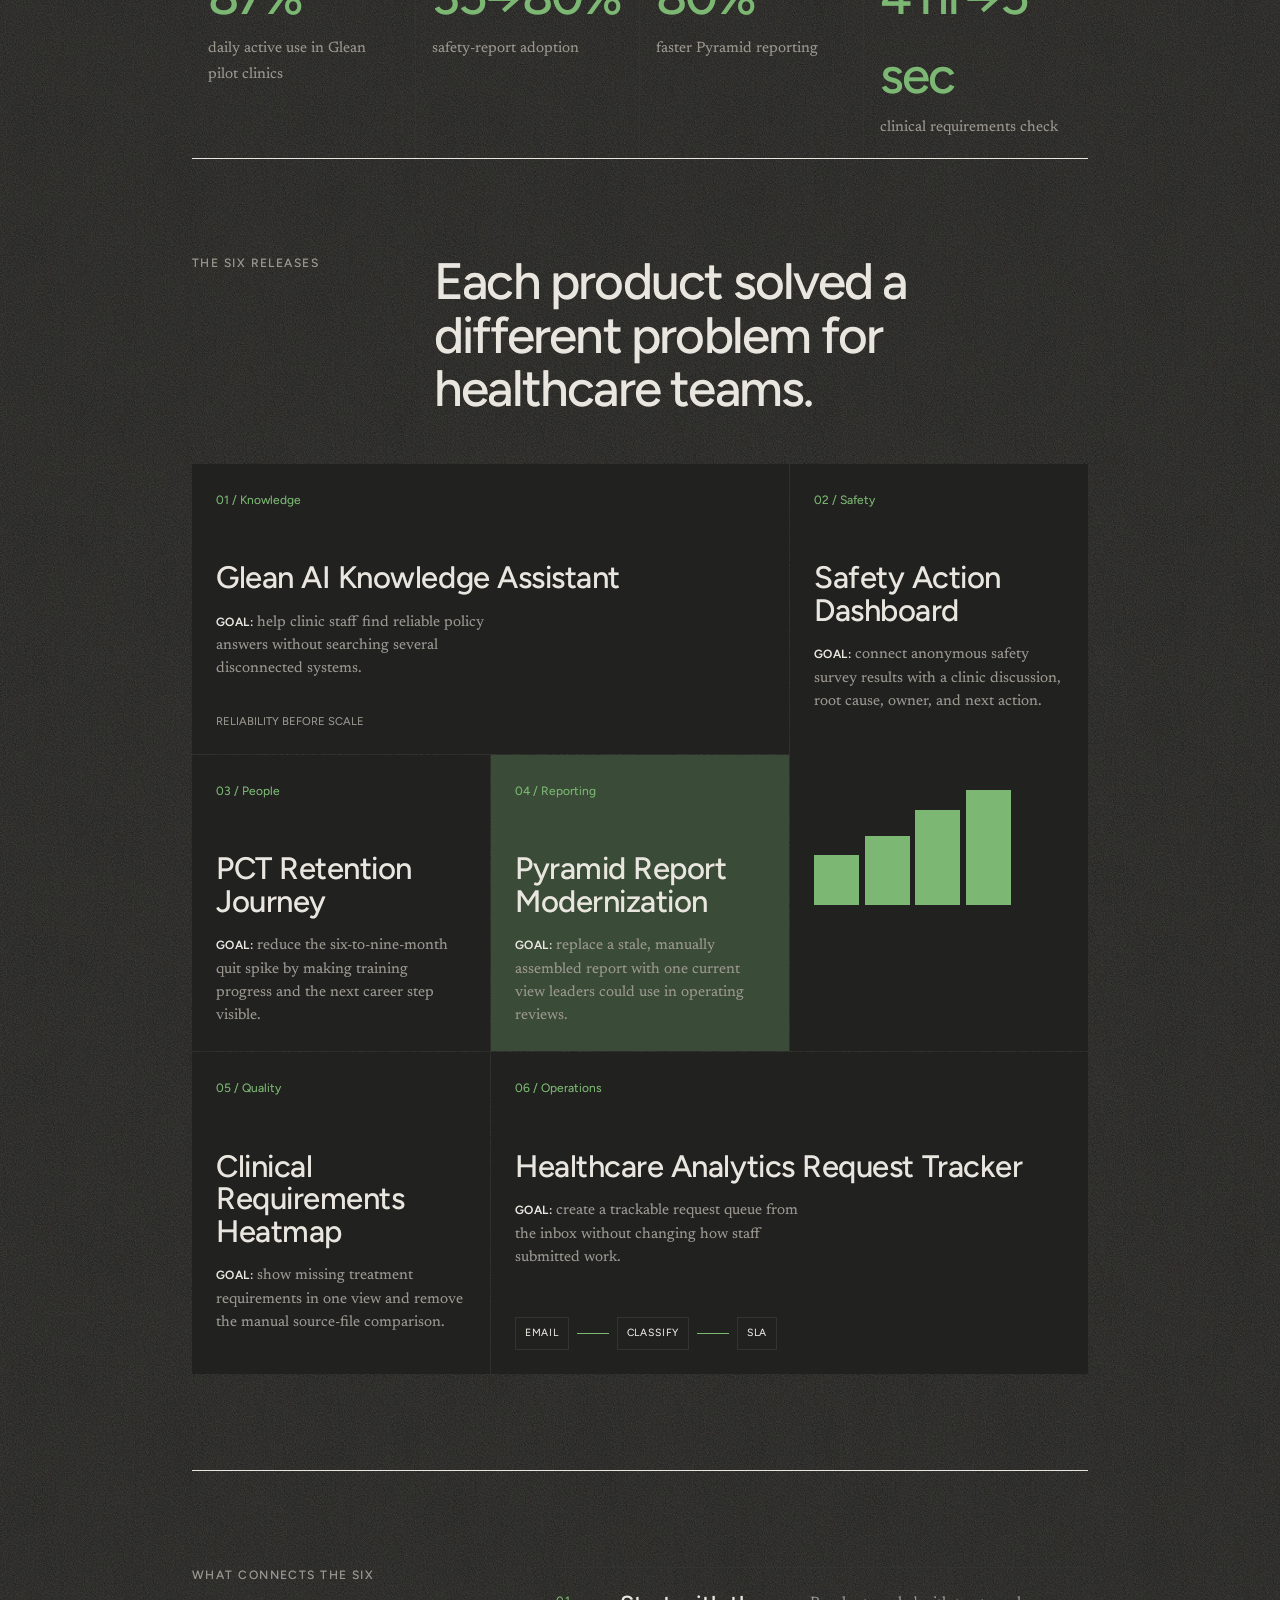
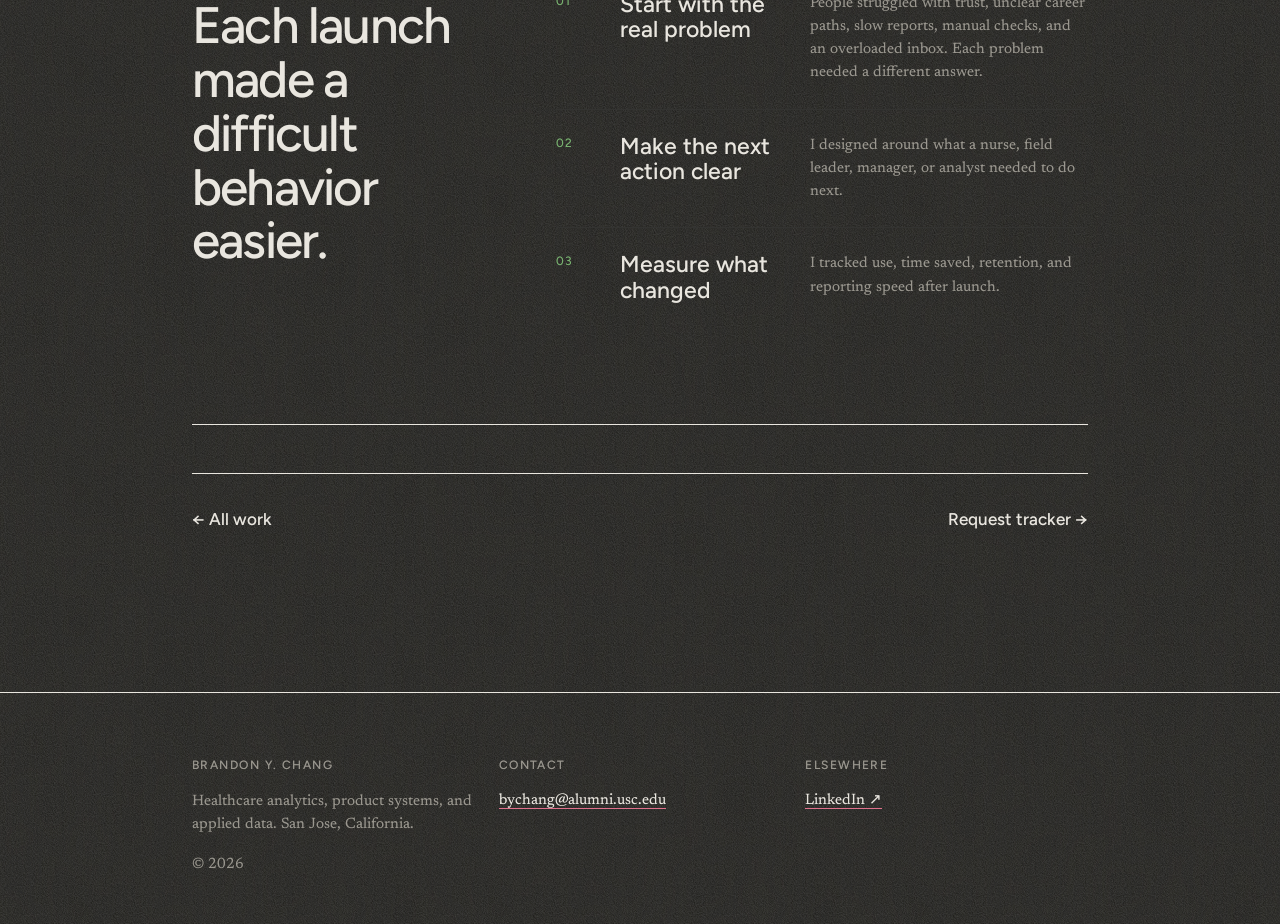
<file: healthcare-analytics.html>
<!doctype html>
<html lang="en" data-theme="dark">
<head>
  <meta charset="utf-8">
  <meta name="viewport" content="width=device-width, initial-scale=1">
  <meta name="description" content="Six healthcare products spanning AI knowledge search, safety, employee retention, clinical reporting, quality control, and request operations.">
  <title>Healthcare Product Portfolio | Brandon Y. Chang</title>
  <link rel="preconnect" href="https://fonts.googleapis.com">
  <link rel="preconnect" href="https://fonts.gstatic.com" crossorigin>
  <link href="https://fonts.googleapis.com/css2?family=Aboreto&family=Figtree:wght@400;500;600&family=Newsreader:opsz,wght@6..72,400;6..72,500&display=swap" rel="stylesheet">
  <link rel="stylesheet" href="styles.css?v=20">
  <script src="script.js?v=20" defer></script>
</head>
<body class="case-page healthcare-case"><div class="shell">
  <header class="masthead-bar"><div class="page"><div class="bar">
    <a href="index.html" class="wordmark">Brandon&nbsp;Y.&nbsp;Chang</a>
    <nav class="nav" aria-label="Primary navigation"><a href="index.html#about" class="nav-item">About</a><a href="index.html#work" class="nav-item">Work</a><a href="index.html#experience" class="nav-item">Experience</a><a href="index.html#contact" class="nav-item">Contact</a></nav>
    <button type="button" class="theme-toggle" aria-label="Switch to light mode" title="Switch to light mode"><span aria-hidden="true">☀</span></button>
    <button type="button" class="burger" aria-expanded="false" aria-controls="mobile-menu" aria-label="Open menu"><span class="bar-line" aria-hidden="true"></span><span class="bar-line" aria-hidden="true"></span></button>
  </div></div></header>
  <div id="mobile-menu" class="drawer" aria-hidden="true"><div class="page drawer-inner"><a href="index.html" class="drawer-link">Home</a><a href="index.html#about" class="drawer-link">About</a><a href="index.html#work" class="drawer-link">Work</a><a href="index.html#experience" class="drawer-link">Experience</a><a href="index.html#contact" class="drawer-link">Contact</a></div></div>
  <main><div class="page healthcare-page">
    <section class="healthcare-hero">
      <div class="case-folio"><a class="label" href="index.html#work">← Selected work</a><span class="label">Case study 01 / 09</span></div>
      <p class="label"><a href="hsg-projects.html">Browse all 15 HSG projects</a> · <a href="tableau-usage.html">Tableau Usage Dashboards</a></p>
      <div class="healthcare-hero-grid">
        <div><p class="label headnote">DaVita / Healthcare product portfolio</p><h1>Six releases.<br>Six real problems.</h1><p class="healthcare-deck">I took six healthcare products from an unclear operating need through definition, launch, adoption, and measurable workflow change.</p></div>
        <div class="portfolio-dial" aria-label="Explore six healthcare product releases">
          <div class="dial-readout" aria-live="polite"><p class="label">Selected release</p><span id="dial-number">01</span><strong id="dial-product">Glean AI</strong><small id="dial-outcome">87% daily active use</small></div>
          <div class="dial-controls" aria-label="Choose a healthcare release">
            <button type="button" class="dial-dot active" data-release-orbit="0" aria-label="Glean AI Knowledge Assistant"><span>01</span><small>AI search</small></button>
            <button type="button" class="dial-dot" data-release-orbit="1" aria-label="Safety Action Dashboard"><span>02</span><small>Safety</small></button>
            <button type="button" class="dial-dot" data-release-orbit="2" aria-label="PCT Retention Journey"><span>03</span><small>Retention</small></button>
            <button type="button" class="dial-dot" data-release-orbit="3" aria-label="Pyramid Report Modernization"><span>04</span><small>Reporting</small></button>
            <button type="button" class="dial-dot" data-release-orbit="4" aria-label="Clinical Requirements Heatmap"><span>05</span><small>Quality</small></button>
            <button type="button" class="dial-dot" data-release-orbit="5" aria-label="Healthcare Analytics Request Tracker"><span>06</span><small>Requests</small></button>
          </div>
          <p class="dial-instruction">Choose a release to update the result above.</p>
        </div>
      </div>
      <dl class="case-credits healthcare-credits"><div><dt class="label">Role</dt><dd>Product Manager, Data Analytics &amp; Platforms</dd></div><div><dt class="label">Reach</dt><dd>Clinic staff, field leaders, clinical operations, safety, and analytics teams</dd></div><div><dt class="label">Methods</dt><dd>User interviews · product requirements · SQL/ETL · dashboard design · rollout measurement</dd></div></dl>
    </section>

    <section class="healthcare-objective" aria-labelledby="healthcare-objective-title">
      <div><p class="label">Portfolio goal</p><h2 id="healthcare-objective-title">Help clinical and business teams make recurring decisions in less time.</h2></div>
      <div><p>Each release started with a separate operating problem: unreliable AI answers, low safety-tool adoption, technician turnover, slow reporting, manual quality checks, or an overloaded analytics inbox.</p><dl><div><dt>My responsibility</dt><dd>I interviewed users, wrote requirements, selected the first release scope, coordinated delivery, and defined the adoption or time-saving measure for each launch.</dd></div><div><dt>What shipped</dt><dd>Six end-to-end products spanning AI search, safety action planning, retention, automated reporting, clinical quality checks, and request operations.</dd></div></dl></div>
    </section>

    <section class="impact-ribbon" aria-label="Portfolio outcomes"><div><strong>87%</strong><span>daily active use in Glean pilot clinics</span></div><div><strong>35→80%</strong><span>safety-report adoption</span></div><div><strong>80%</strong><span>faster Pyramid reporting</span></div><div><strong>4 hr→5 sec</strong><span>clinical requirements check</span></div></section>

    <section class="release-section">
      <div class="release-heading"><p class="label">The six releases</p><h2>Each product solved a different problem for healthcare teams.</h2></div>
      <div class="release-mosaic">
        <article class="release-tile release-wide interactive-surface" tabindex="0"><span>01 / Knowledge</span><h3>Glean AI Knowledge Assistant</h3><p><strong>Goal:</strong> help clinic staff find reliable policy answers without searching several disconnected systems.</p><small>Reliability before scale</small><div class="release-reveal"><strong>87% daily active use in three pilot clinics</strong><br>Cleaned the source library, categorized failure modes, added safe fallback behavior, and shipped prebuilt prompts around common policy questions.</div></article>
        <article class="release-tile release-tall interactive-surface" tabindex="0"><span>02 / Safety</span><h3>Safety Action Dashboard</h3><p><strong>Goal:</strong> connect anonymous safety survey results with a clinic discussion, root cause, owner, and next action.</p><div class="mini-spark" aria-hidden="true"><i style="--h:35%"></i><i style="--h:48%"></i><i style="--h:66%"></i><i style="--h:80%"></i></div><div class="release-reveal"><strong>Adoption rose from 35% to more than 80%</strong><br>Protected anonymity, grouped themes, and embedded action plans that supported clinic follow-up.</div></article>
        <article class="release-tile interactive-surface" tabindex="0"><span>03 / People</span><h3>PCT Retention Journey</h3><p><strong>Goal:</strong> reduce the six-to-nine-month quit spike by making training progress and the next career step visible.</p><div class="release-reveal"><strong>Pilot retention length increased 40%</strong><br>Connected stay bonuses, training milestones, a visible career ladder, and manager coaching aids.</div></article>
        <article class="release-tile release-accent interactive-surface" tabindex="0"><span>04 / Reporting</span><h3>Pyramid Report Modernization</h3><p><strong>Goal:</strong> replace a stale, manually assembled report with one current view leaders could use in operating reviews.</p><div class="release-reveal"><strong>Reporting time fell 80%; 15 hours saved weekly</strong><br>Mapped 15 manual handoffs, retired low-value metrics, standardized definitions, automated ETL, and added contextual write-back.</div></article>
        <article class="release-tile interactive-surface" tabindex="0"><span>05 / Quality</span><h3>Clinical Requirements Heatmap</h3><p><strong>Goal:</strong> show missing treatment requirements in one view and remove the manual source-file comparison.</p><div class="release-reveal"><strong>Four hours became five seconds</strong><br>Unpivoted source files in Power Query, converted qualitative rules to numeric logic, and highlighted missing requirements immediately.</div></article>
        <article class="release-tile release-wide interactive-surface" tabindex="0"><span>06 / Operations</span><h3>Healthcare Analytics Request Tracker</h3><p><strong>Goal:</strong> create a trackable request queue from the inbox without changing how staff submitted work.</p><div class="tracker-mini" aria-hidden="true"><span>EMAIL</span><i></i><span>CLASSIFY</span><i></i><span>SLA</span></div><div class="release-reveal"><strong>502 requests captured; one queue across five teammates</strong><br>Made support demand, ownership, and aging visible through automated intake, service-level tracking, a daily dashboard, and a Monday digest. Figures as of September 14, 2026.</div></article>
      </div>
    </section>

    <section class="portfolio-proof">
      <div><p class="label">What connects the six</p><h2>Each launch made a difficult behavior easier.</h2></div>
      <div class="proof-lines">
        <article><span>01</span><h3>Start with the real problem</h3><p>People struggled with trust, unclear career paths, slow reports, manual checks, and an overloaded inbox. Each problem needed a different answer.</p></article>
        <article><span>02</span><h3>Make the next action clear</h3><p>I designed around what a nurse, field leader, manager, or analyst needed to do next.</p></article>
        <article><span>03</span><h3>Measure what changed</h3><p>I tracked use, time saved, retention, and reporting speed after launch.</p></article>
      </div>
    </section>

    <nav class="project-nav case-nav" aria-label="Case study navigation"><a href="index.html#work">← All work</a><a href="email-ticket-automation.html">Request tracker →</a></nav>
  </div></main>
  <footer class="colophon" id="contact"><div class="page"><div class="grid footer-grid"><div class="c-4"><p class="label">Brandon Y. Chang</p><p class="colophon-note">Healthcare analytics, product systems, and applied data. San Jose, California.</p><p class="colophon-note">© 2026</p></div><div class="c-4"><p class="label">Contact</p><ul class="colophon-list"><li><a class="link" href="mailto:bychang@alumni.usc.edu">bychang@alumni.usc.edu</a></li></ul></div><div class="c-4"><p class="label">Elsewhere</p><ul class="colophon-list"><li><a class="link" href="https://www.linkedin.com/in/brandonychang" target="_blank" rel="noopener noreferrer">LinkedIn ↗</a></li></ul></div></div></div></footer>
</div></body>
</html>
</file>
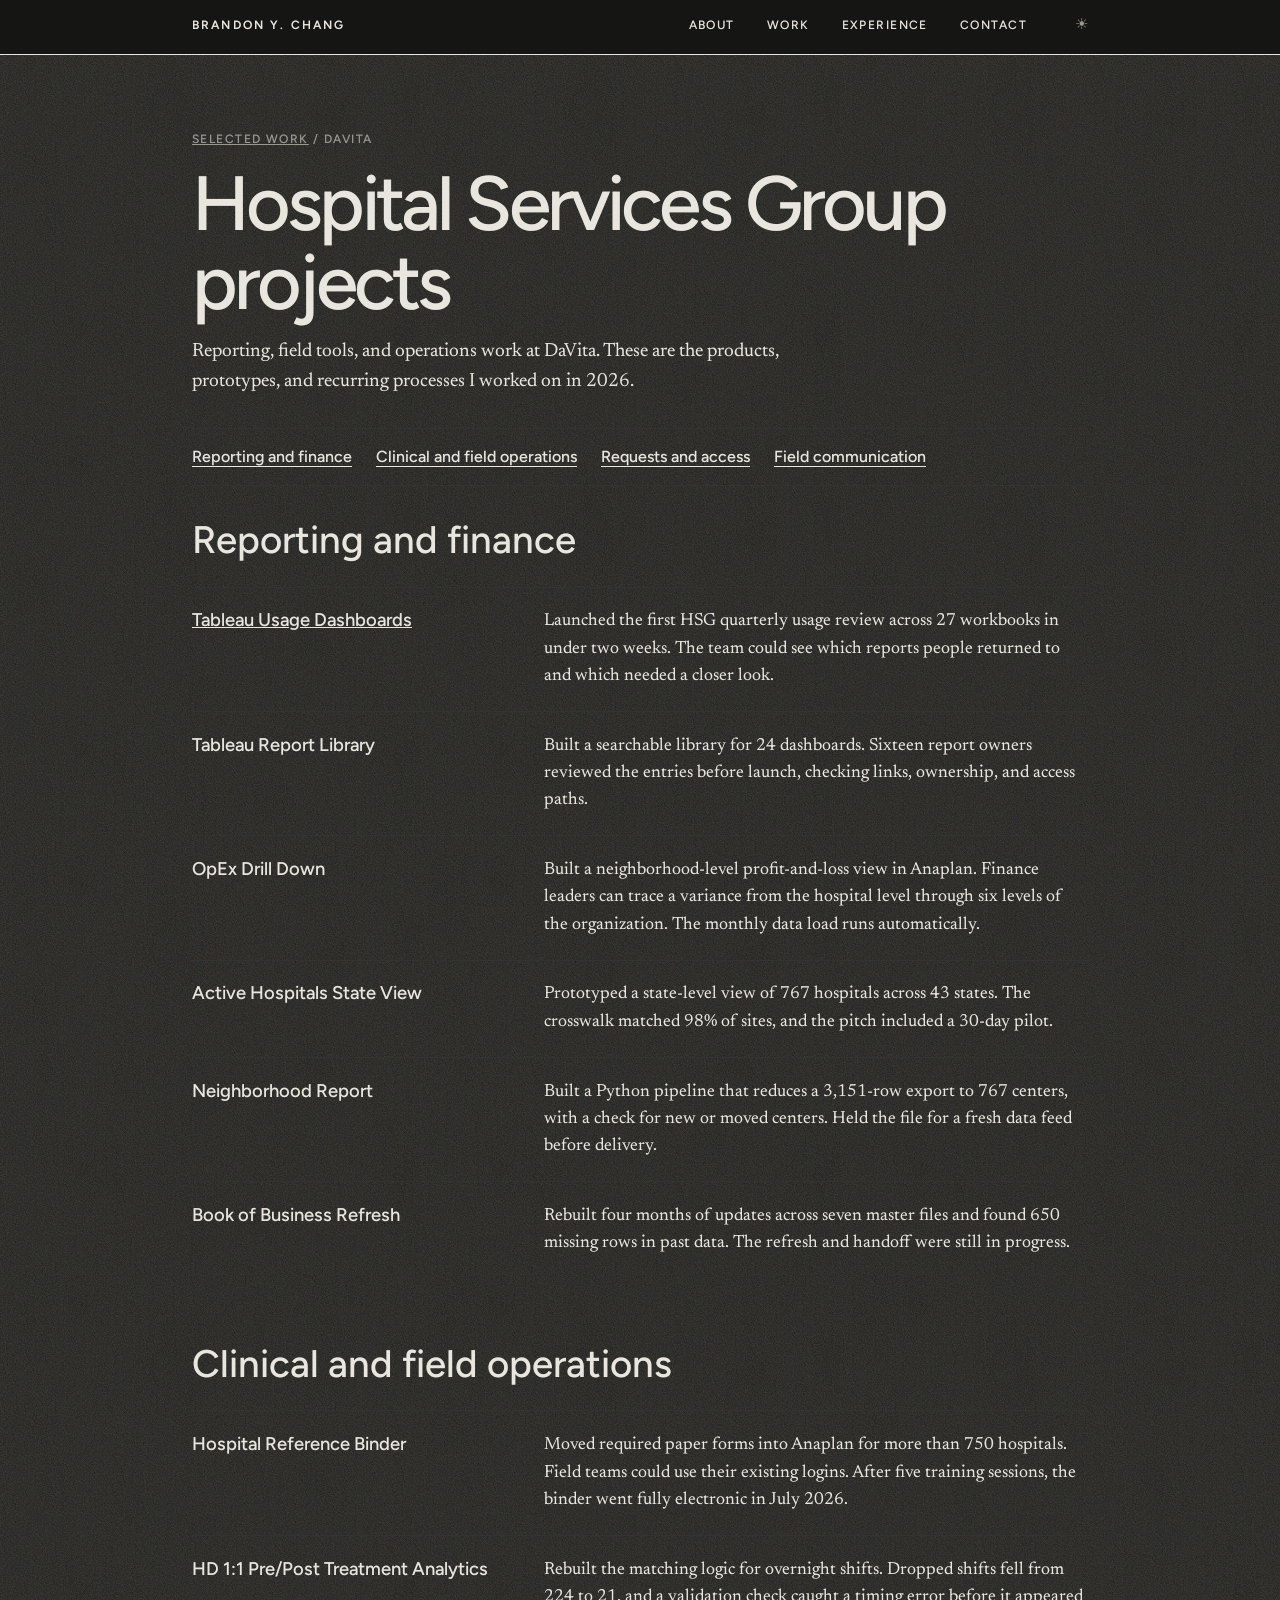
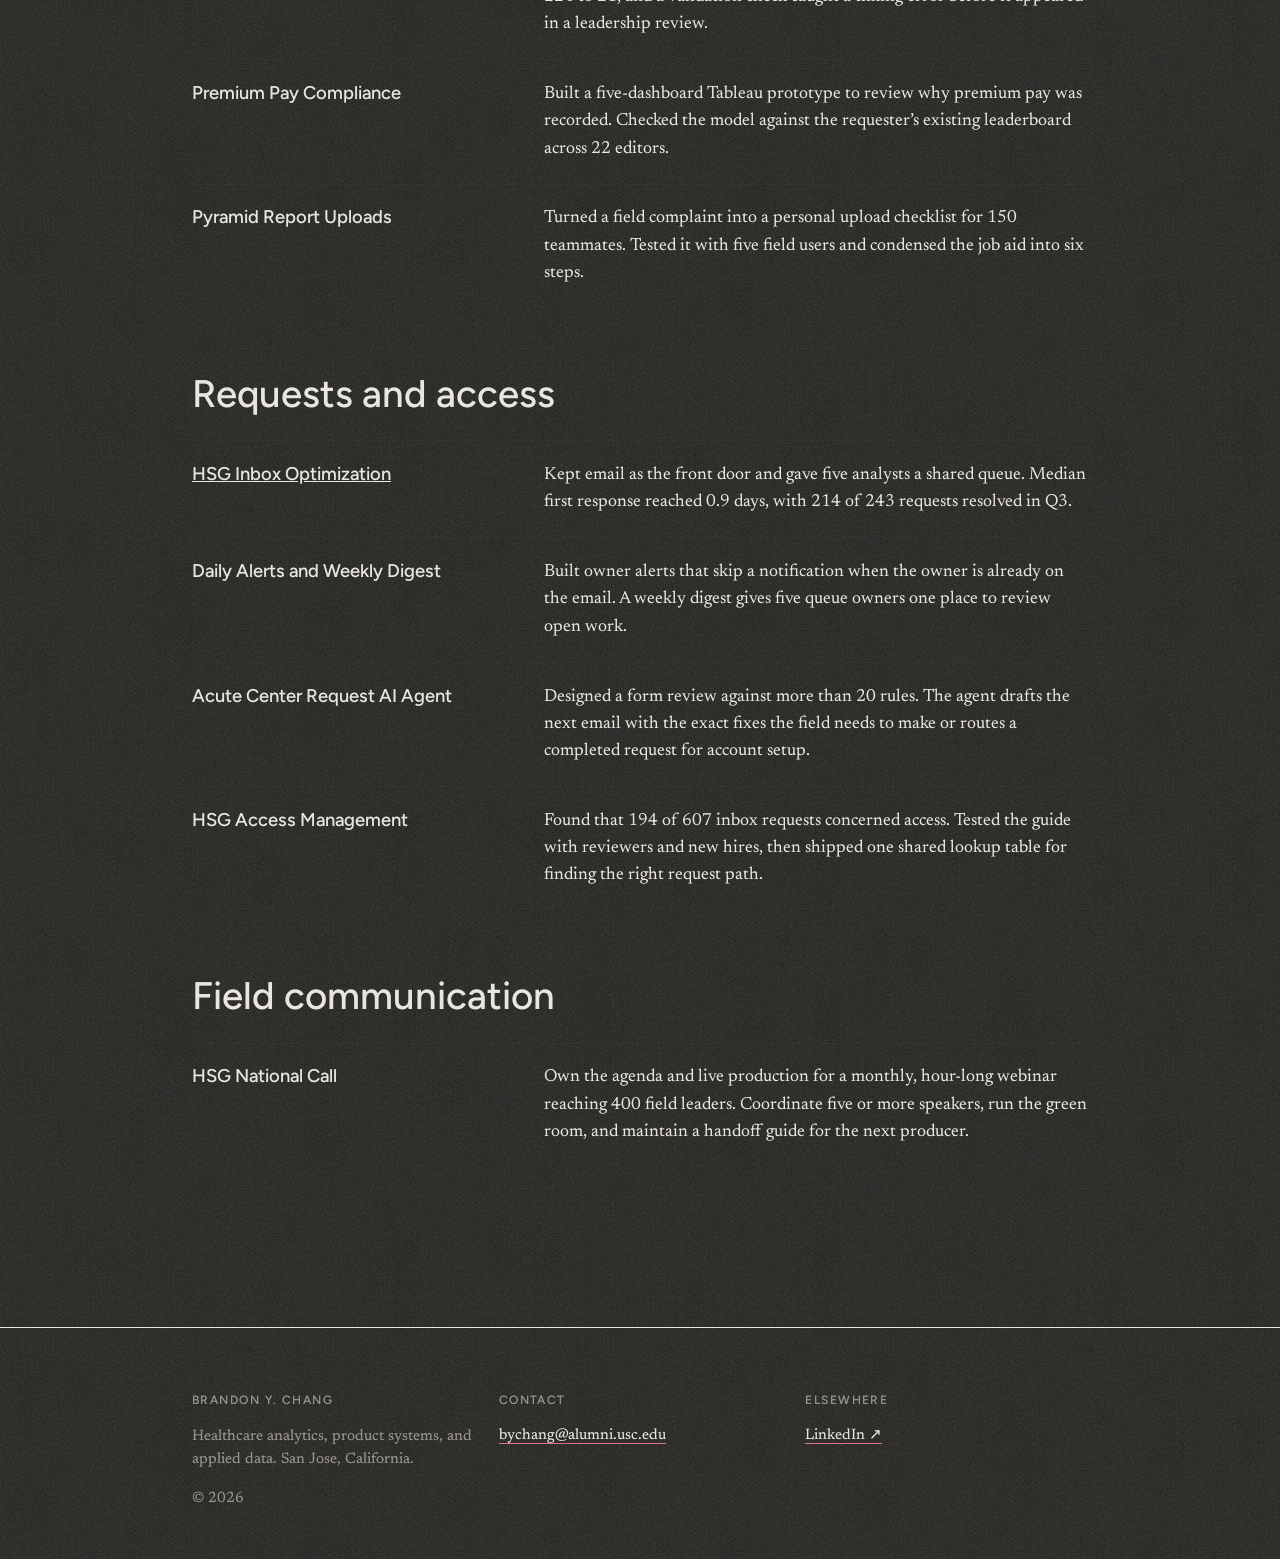
<file: hsg-projects.html>
<!doctype html>
<html lang="en" data-theme="dark">
<head>
  <meta charset="utf-8">
  <meta name="viewport" content="width=device-width, initial-scale=1">
  <meta name="description" content="Fifteen projects across DaVita reporting, clinical operations, request management and field communication.">
  <title>HSG Project Index | Brandon Y. Chang</title>
  <link rel="preconnect" href="https://fonts.googleapis.com">
  <link rel="preconnect" href="https://fonts.gstatic.com" crossorigin>
  <link href="https://fonts.googleapis.com/css2?family=Aboreto&family=Figtree:wght@400;500;600&family=Newsreader:opsz,wght@6..72,400;6..72,500&display=swap" rel="stylesheet">
  <link rel="stylesheet" href="styles.css?v=20">
  <link rel="stylesheet" href="hsg-updates.css?v=27">
  <script src="script.js?v=20" defer></script>
</head>
<body class="case-page hsg-work"><div class="shell">
  <header class="masthead-bar"><div class="page"><div class="bar">
    <a href="index.html" class="wordmark">Brandon&nbsp;Y.&nbsp;Chang</a>
    <nav class="nav" aria-label="Primary navigation"><a href="index.html#about" class="nav-item">About</a><a href="index.html#work" class="nav-item">Work</a><a href="index.html#experience" class="nav-item">Experience</a><a href="index.html#contact" class="nav-item">Contact</a></nav>
    <button type="button" class="theme-toggle" aria-label="Switch to light mode" title="Switch to light mode"><span aria-hidden="true">☀</span></button>
    <button type="button" class="burger" aria-expanded="false" aria-controls="mobile-menu" aria-label="Open menu"><span class="bar-line" aria-hidden="true"></span><span class="bar-line" aria-hidden="true"></span></button>
  </div></div></header>
  <div id="mobile-menu" class="drawer" aria-hidden="true"><div class="page drawer-inner"><a href="index.html" class="drawer-link">Home</a><a href="index.html#about" class="drawer-link">About</a><a href="index.html#work" class="drawer-link">Work</a><a href="index.html#experience" class="drawer-link">Experience</a><a href="index.html#contact" class="drawer-link">Contact</a></div></div>
  <main><div class="page">
    <header class="hsg-intro">
      <p class="label"><a href="index.html#work">Selected work</a> / DaVita</p>
      <h1>Hospital Services Group projects</h1>
      <p>Reporting, field tools, and operations work at DaVita. These are the products, prototypes, and recurring processes I worked on in 2026.</p>
    </header>
    <nav class="hsg-topics" aria-label="Project groups">
      <a href="#reporting">Reporting and finance</a>
      <a href="#clinical">Clinical and field operations</a>
      <a href="#requests">Requests and access</a>
      <a href="#field">Field communication</a>
    </nav>
    <section class="hsg-project-group" id="reporting">
      <h2>Reporting and finance</h2>
      <article id="tableau-usage">
        <h3><a href="tableau-usage.html">Tableau Usage Dashboards</a></h3>
        <p>Launched the first HSG quarterly usage review across 27 workbooks in under two weeks. The team could see which reports people returned to and which needed a closer look.</p>
      </article>
      <article id="report-library">
        <h3>Tableau Report Library</h3>
        <p>Built a searchable library for 24 dashboards. Sixteen report owners reviewed the entries before launch, checking links, ownership, and access paths.</p>
      </article>
      <article id="opex">
        <h3>OpEx Drill Down</h3>
        <p>Built a neighborhood-level profit-and-loss view in Anaplan. Finance leaders can trace a variance from the hospital level through six levels of the organization. The monthly data load runs automatically.</p>
      </article>
      <article id="state-view">
        <h3>Active Hospitals State View</h3>
        <p>Prototyped a state-level view of 767 hospitals across 43 states. The crosswalk matched 98% of sites, and the pitch included a 30-day pilot.</p>
      </article>
      <article id="neighborhood">
        <h3>Neighborhood Report</h3>
        <p>Built a Python pipeline that reduces a 3,151-row export to 767 centers, with a check for new or moved centers. Held the file for a fresh data feed before delivery.</p>
      </article>
      <article id="book-of-business">
        <h3>Book of Business Refresh</h3>
        <p>Rebuilt four months of updates across seven master files and found 650 missing rows in past data. The refresh and handoff were still in progress.</p>
      </article>
    </section>
    <section class="hsg-project-group" id="clinical">
      <h2>Clinical and field operations</h2>
      <article id="binder">
        <h3>Hospital Reference Binder</h3>
        <p>Moved required paper forms into Anaplan for more than 750 hospitals. Field teams could use their existing logins. After five training sessions, the binder went fully electronic in July 2026.</p>
      </article>
      <article id="hd11">
        <h3>HD 1:1 Pre/Post Treatment Analytics</h3>
        <p>Rebuilt the matching logic for overnight shifts. Dropped shifts fell from 224 to 21, and a validation check caught a timing error before it appeared in a leadership review.</p>
      </article>
      <article id="premium-pay">
        <h3>Premium Pay Compliance</h3>
        <p>Built a five-dashboard Tableau prototype to review why premium pay was recorded. Checked the model against the requester’s existing leaderboard across 22 editors.</p>
      </article>
      <article id="pyramid">
        <h3>Pyramid Report Uploads</h3>
        <p>Turned a field complaint into a personal upload checklist for 150 teammates. Tested it with five field users and condensed the job aid into six steps.</p>
      </article>
    </section>
    <section class="hsg-project-group" id="requests">
      <h2>Requests and access</h2>
      <article id="inbox">
        <h3><a href="email-ticket-automation.html">HSG Inbox Optimization</a></h3>
        <p>Kept email as the front door and gave five analysts a shared queue. Median first response reached 0.9 days, with 214 of 243 requests resolved in Q3.</p>
      </article>
      <article id="alerts">
        <h3>Daily Alerts and Weekly Digest</h3>
        <p>Built owner alerts that skip a notification when the owner is already on the email. A weekly digest gives five queue owners one place to review open work.</p>
      </article>
      <article id="acr">
        <h3>Acute Center Request AI Agent</h3>
        <p>Designed a form review against more than 20 rules. The agent drafts the next email with the exact fixes the field needs to make or routes a completed request for account setup.</p>
      </article>
      <article id="access">
        <h3>HSG Access Management</h3>
        <p>Found that 194 of 607 inbox requests concerned access. Tested the guide with reviewers and new hires, then shipped one shared lookup table for finding the right request path.</p>
      </article>
    </section>
    <section class="hsg-project-group" id="field">
      <h2>Field communication</h2>
      <article id="national-call">
        <h3>HSG National Call</h3>
        <p>Own the agenda and live production for a monthly, hour-long webinar reaching 400 field leaders. Coordinate five or more speakers, run the green room, and maintain a handoff guide for the next producer.</p>
      </article>
    </section>
  </div></main>
  <footer class="colophon" id="contact"><div class="page"><div class="grid footer-grid"><div class="c-4"><p class="label">Brandon Y. Chang</p><p class="colophon-note">Healthcare analytics, product systems, and applied data. San Jose, California.</p><p class="colophon-note">© 2026</p></div><div class="c-4"><p class="label">Contact</p><ul class="colophon-list"><li><a class="link" href="mailto:bychang@alumni.usc.edu">bychang@alumni.usc.edu</a></li></ul></div><div class="c-4"><p class="label">Elsewhere</p><ul class="colophon-list"><li><a class="link" href="https://www.linkedin.com/in/brandonychang" target="_blank" rel="noopener noreferrer">LinkedIn ↗</a></li></ul></div></div></div></footer>
</div></body>
</html>
</file>
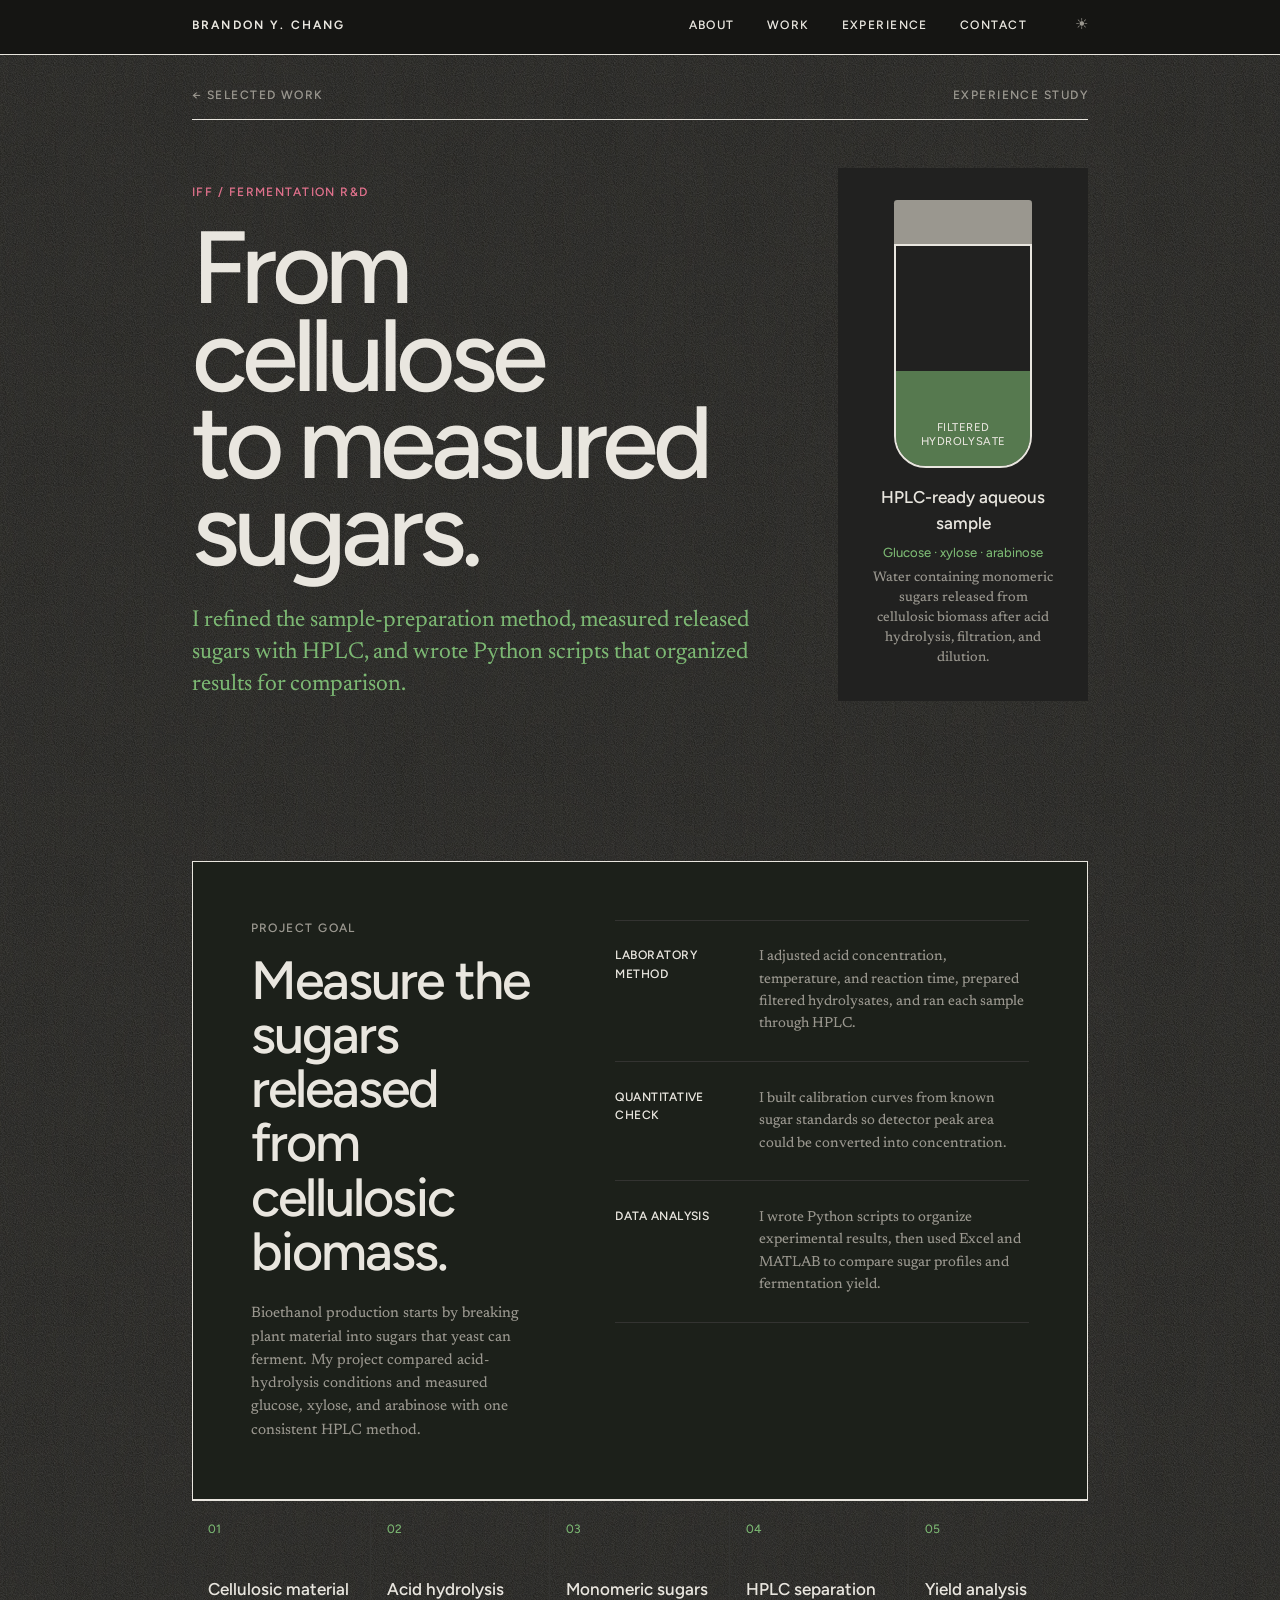
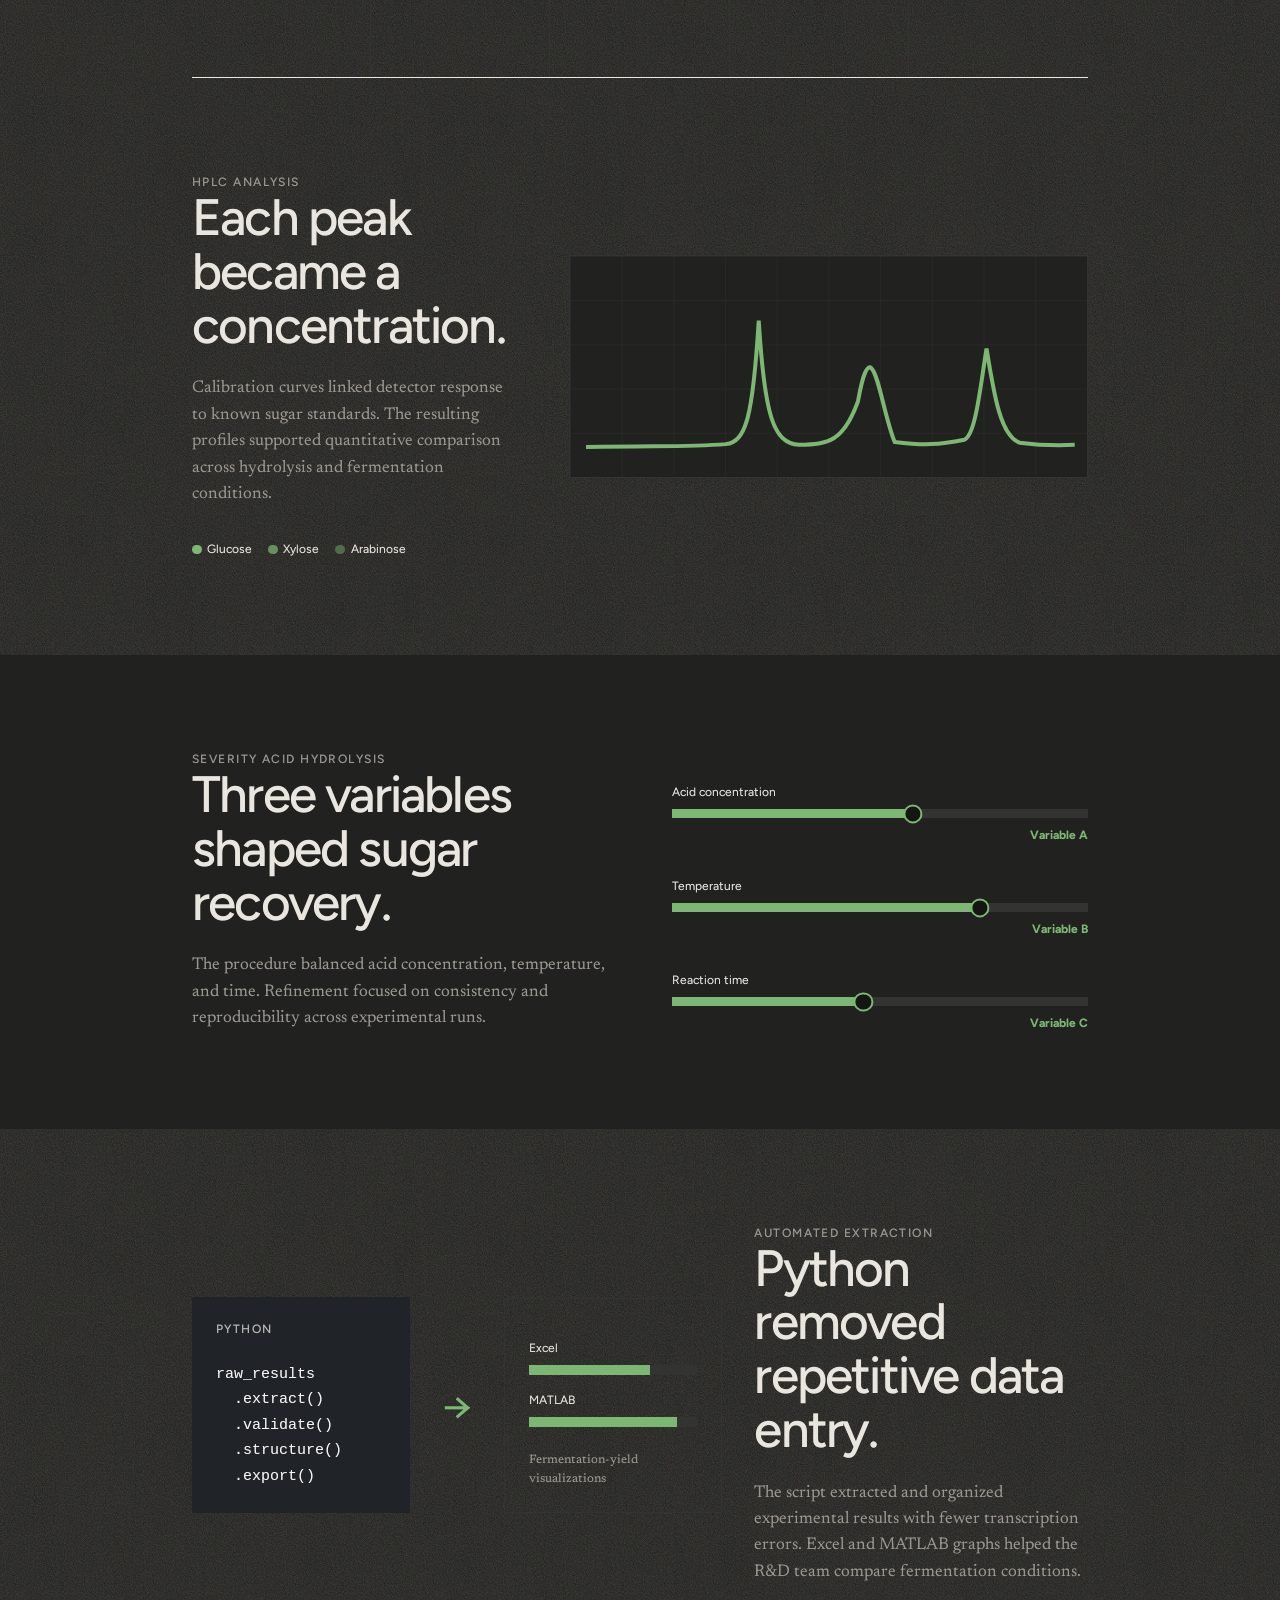
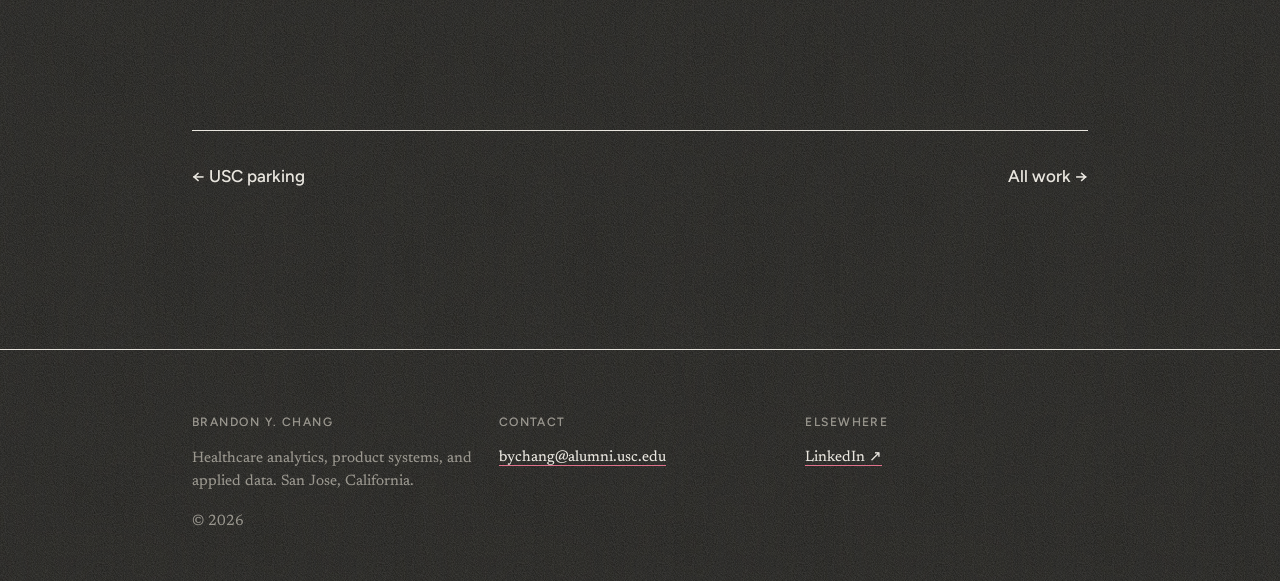
<file: iff-biofuels.html>
<!doctype html><html lang="en" data-theme="dark"><head><meta charset="utf-8"><meta name="viewport" content="width=device-width, initial-scale=1"><meta name="description" content="An experimental and analytical workflow for acid hydrolysis, HPLC sugar quantification, automated data extraction, and fermentation-yield analysis."><title>Cellulosic Biofuel Analysis | Brandon Y. Chang</title><link rel="preconnect" href="https://fonts.googleapis.com"><link rel="preconnect" href="https://fonts.gstatic.com" crossorigin><link href="https://fonts.googleapis.com/css2?family=Aboreto&family=Figtree:wght@400;500;600&family=Newsreader:opsz,wght@6..72,400;6..72,500&display=swap" rel="stylesheet"><link rel="stylesheet" href="styles.css?v=19"><script src="script.js?v=19" defer></script></head><body class="case-page iff-case"><div class="shell"><header class="masthead-bar"><div class="page"><div class="bar">
    <a href="index.html" class="wordmark">Brandon&nbsp;Y.&nbsp;Chang</a>
    <nav class="nav" aria-label="Primary navigation"><a href="index.html#about" class="nav-item">About</a><a href="index.html#work" class="nav-item">Work</a><a href="index.html#experience" class="nav-item">Experience</a><a href="index.html#contact" class="nav-item">Contact</a></nav>
    <button type="button" class="theme-toggle" aria-label="Switch to light mode" title="Switch to light mode"><span aria-hidden="true">☀</span></button>
    <button type="button" class="burger" aria-expanded="false" aria-controls="mobile-menu" aria-label="Open menu"><span class="bar-line" aria-hidden="true"></span><span class="bar-line" aria-hidden="true"></span></button>
  </div></div></header><div id="mobile-menu" class="drawer" aria-hidden="true"><div class="page drawer-inner"><a href="index.html" class="drawer-link">Home</a><a href="index.html#about" class="drawer-link">About</a><a href="index.html#work" class="drawer-link">Work</a><a href="index.html#experience" class="drawer-link">Experience</a><a href="index.html#contact" class="drawer-link">Contact</a></div></div><main><div class="page iff-page">
    <section class="iff-hero"><div class="case-folio"><a class="label" href="index.html#work">← Selected work</a><span class="label">Experience study</span></div><div class="iff-hero-grid"><div><p class="label headnote">IFF / Fermentation R&amp;D</p><h1>From cellulose<br>to measured sugars.</h1><p>I refined the sample-preparation method, measured released sugars with HPLC, and wrote Python scripts that organized results for comparison.</p></div><div class="sample-vial interactive-surface" data-tilt><div class="vial-cap"></div><div class="vial-glass"><i></i><span>Filtered hydrolysate</span></div><div class="vial-content-label"><strong>HPLC-ready aqueous sample</strong><small>Glucose · xylose · arabinose</small><p>Water containing monomeric sugars released from cellulosic biomass after acid hydrolysis, filtration, and dilution.</p></div></div></div></section>
    <section class="iff-objective" aria-labelledby="iff-objective-title"><div class="iff-objective-lead"><p class="label">Project goal</p><h2 id="iff-objective-title">Measure the sugars released from cellulosic biomass.</h2><p>Bioethanol production starts by breaking plant material into sugars that yeast can ferment. My project compared acid-hydrolysis conditions and measured glucose, xylose, and arabinose with one consistent HPLC method.</p></div><div class="iff-objective-notes"><article><strong>Laboratory method</strong><p>I adjusted acid concentration, temperature, and reaction time, prepared filtered hydrolysates, and ran each sample through HPLC.</p></article><article><strong>Quantitative check</strong><p>I built calibration curves from known sugar standards so detector peak area could be converted into concentration.</p></article><article><strong>Data analysis</strong><p>I wrote Python scripts to organize experimental results, then used Excel and MATLAB to compare sugar profiles and fermentation yield.</p></article></div></section>
    <section class="lab-flow" aria-label="Cellulosic composition workflow"><div><span>01</span><strong>Cellulosic material</strong></div><div><span>02</span><strong>Acid hydrolysis</strong></div><div><span>03</span><strong>Monomeric sugars</strong></div><div><span>04</span><strong>HPLC separation</strong></div><div><span>05</span><strong>Yield analysis</strong></div></section>
    <section class="chromatogram-section"><div class="chromatogram-copy"><p class="label">HPLC analysis</p><h2>Each peak became a concentration.</h2><p>Calibration curves linked detector response to known sugar standards. The resulting profiles supported quantitative comparison across hydrolysis and fermentation conditions.</p><ul><li><span class="peak-dot peak-a"></span>Glucose</li><li><span class="peak-dot peak-b"></span>Xylose</li><li><span class="peak-dot peak-c"></span>Arabinose</li></ul></div><div class="chromatogram interactive-surface" aria-label="Illustrative chromatogram of separated sugars"><div class="chart-grid"></div><svg viewBox="0 0 700 300" role="img" aria-label="Three HPLC signal peaks"><path class="chrom-base" d="M20 260 C120 258 160 260 210 256 C238 253 247 218 255 88 C263 218 275 255 310 257 C350 256 370 253 390 198 C410 86 420 206 440 253 C480 258 500 257 535 250 C550 243 556 182 565 126 C575 188 584 245 610 254 C640 258 665 258 685 257" fill="none"/></svg><span class="peak-label peak-label-a">Glucose</span><span class="peak-label peak-label-b">Xylose</span><span class="peak-label peak-label-c">Arabinose</span></div></section>
    <section class="severity-lab"><div><p class="label">Severity acid hydrolysis</p><h2>Three variables shaped sugar recovery.</h2><p>The procedure balanced acid concentration, temperature, and time. Refinement focused on consistency and reproducibility across experimental runs.</p></div><div class="severity-controls"><label><span>Acid concentration</span><i style="--p:58%"></i><strong>Variable A</strong></label><label><span>Temperature</span><i style="--p:74%"></i><strong>Variable B</strong></label><label><span>Reaction time</span><i style="--p:46%"></i><strong>Variable C</strong></label></div></section>
    <section class="data-bridge"><div class="data-bridge-code"><p class="label">Python</p><pre><code>raw_results
  .extract()
  .validate()
  .structure()
  .export()</code></pre></div><div class="data-bridge-arrow">→</div><div class="data-bridge-output"><div><span>Excel</span><i style="--v:72%"></i></div><div><span>MATLAB</span><i style="--v:88%"></i></div><p>Fermentation-yield visualizations</p></div><div class="data-bridge-copy"><p class="label">Automated extraction</p><h2>Python removed repetitive data entry.</h2><p>The script extracted and organized experimental results with fewer transcription errors. Excel and MATLAB graphs helped the R&amp;D team compare fermentation conditions.</p></div></section>
    <nav class="project-nav case-nav" aria-label="Case study navigation"><a href="usc-parking.html">← USC parking</a><a href="index.html#work">All work →</a></nav>
  </div></main><footer class="colophon" id="contact"><div class="page"><div class="grid footer-grid"><div class="c-4"><p class="label">Brandon Y. Chang</p><p class="colophon-note">Healthcare analytics, product systems, and applied data. San Jose, California.</p><p class="colophon-note">© 2026</p></div><div class="c-4"><p class="label">Contact</p><ul class="colophon-list"><li><a class="link" href="mailto:bychang@alumni.usc.edu">bychang@alumni.usc.edu</a></li></ul></div><div class="c-4"><p class="label">Elsewhere</p><ul class="colophon-list"><li><a class="link" href="https://www.linkedin.com/in/brandonychang" target="_blank" rel="noopener noreferrer">LinkedIn ↗</a></li></ul></div></div></div></footer></div></body></html>
</file>
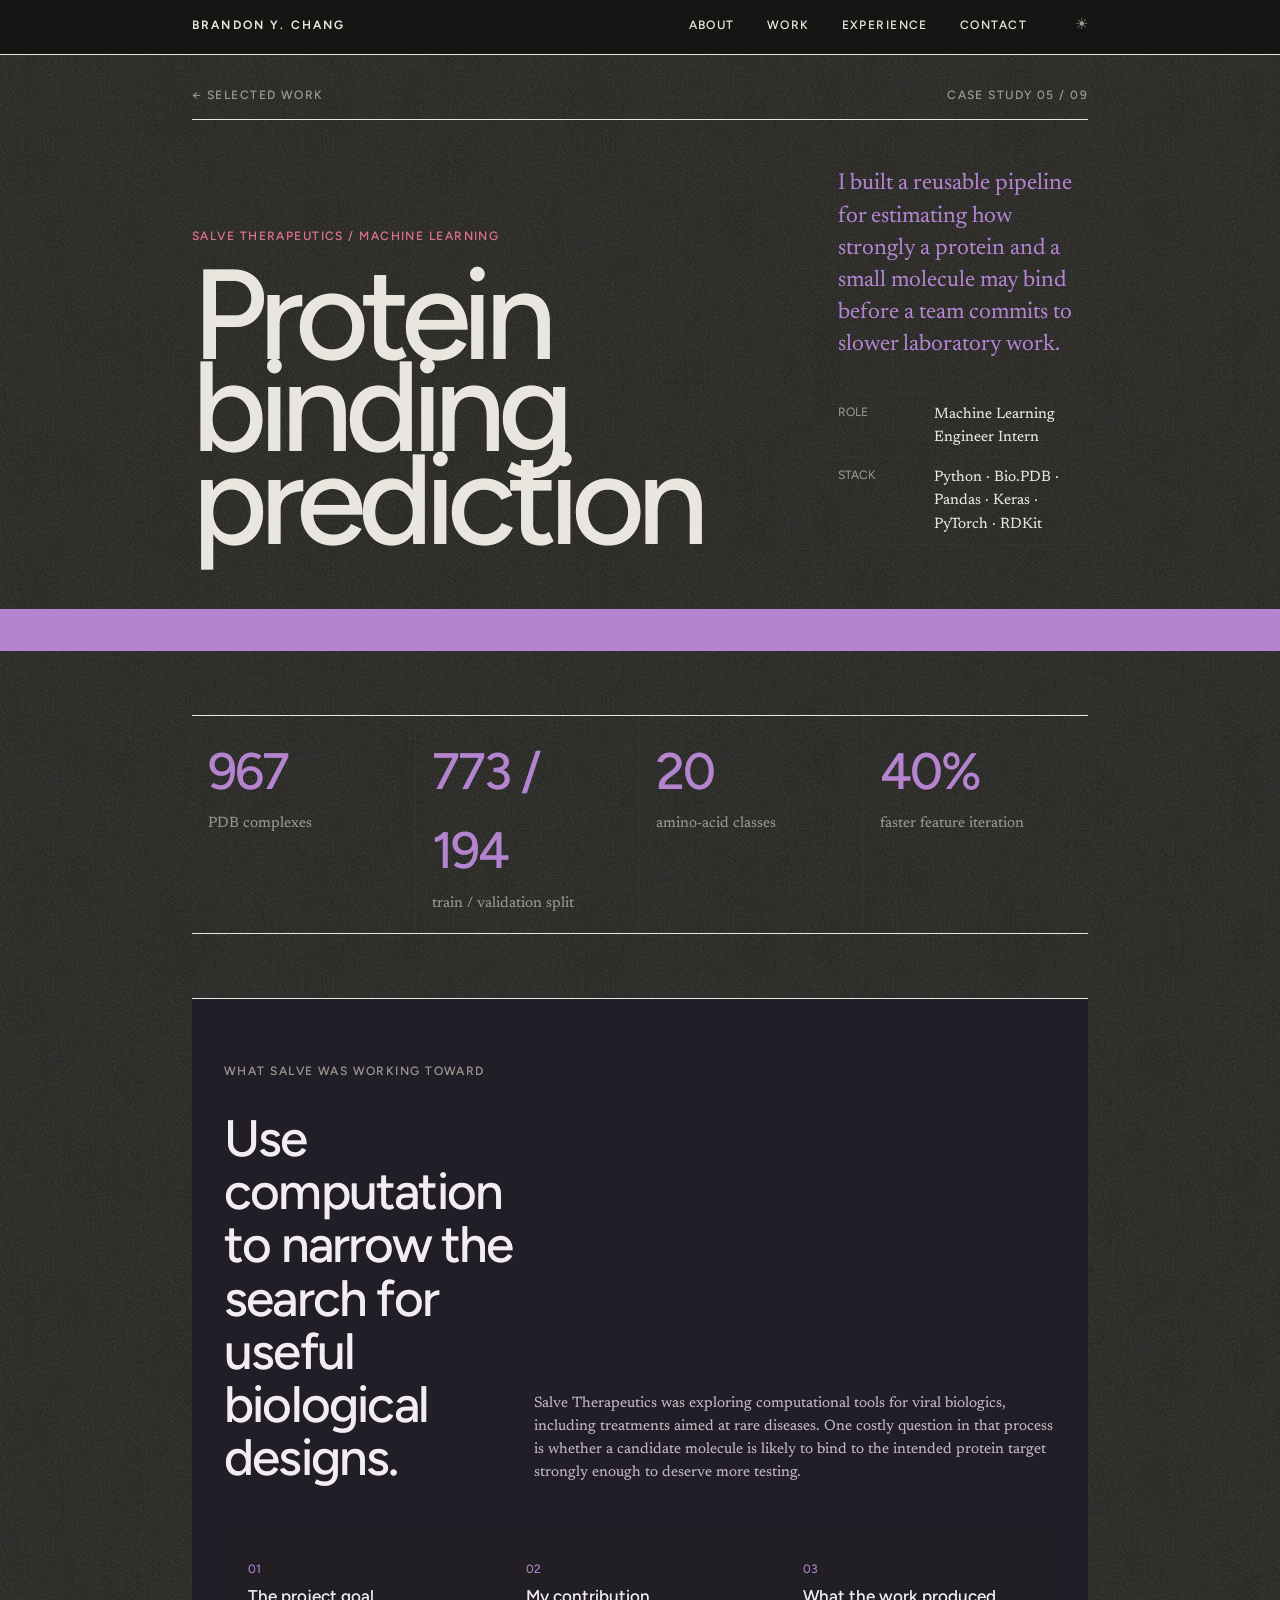
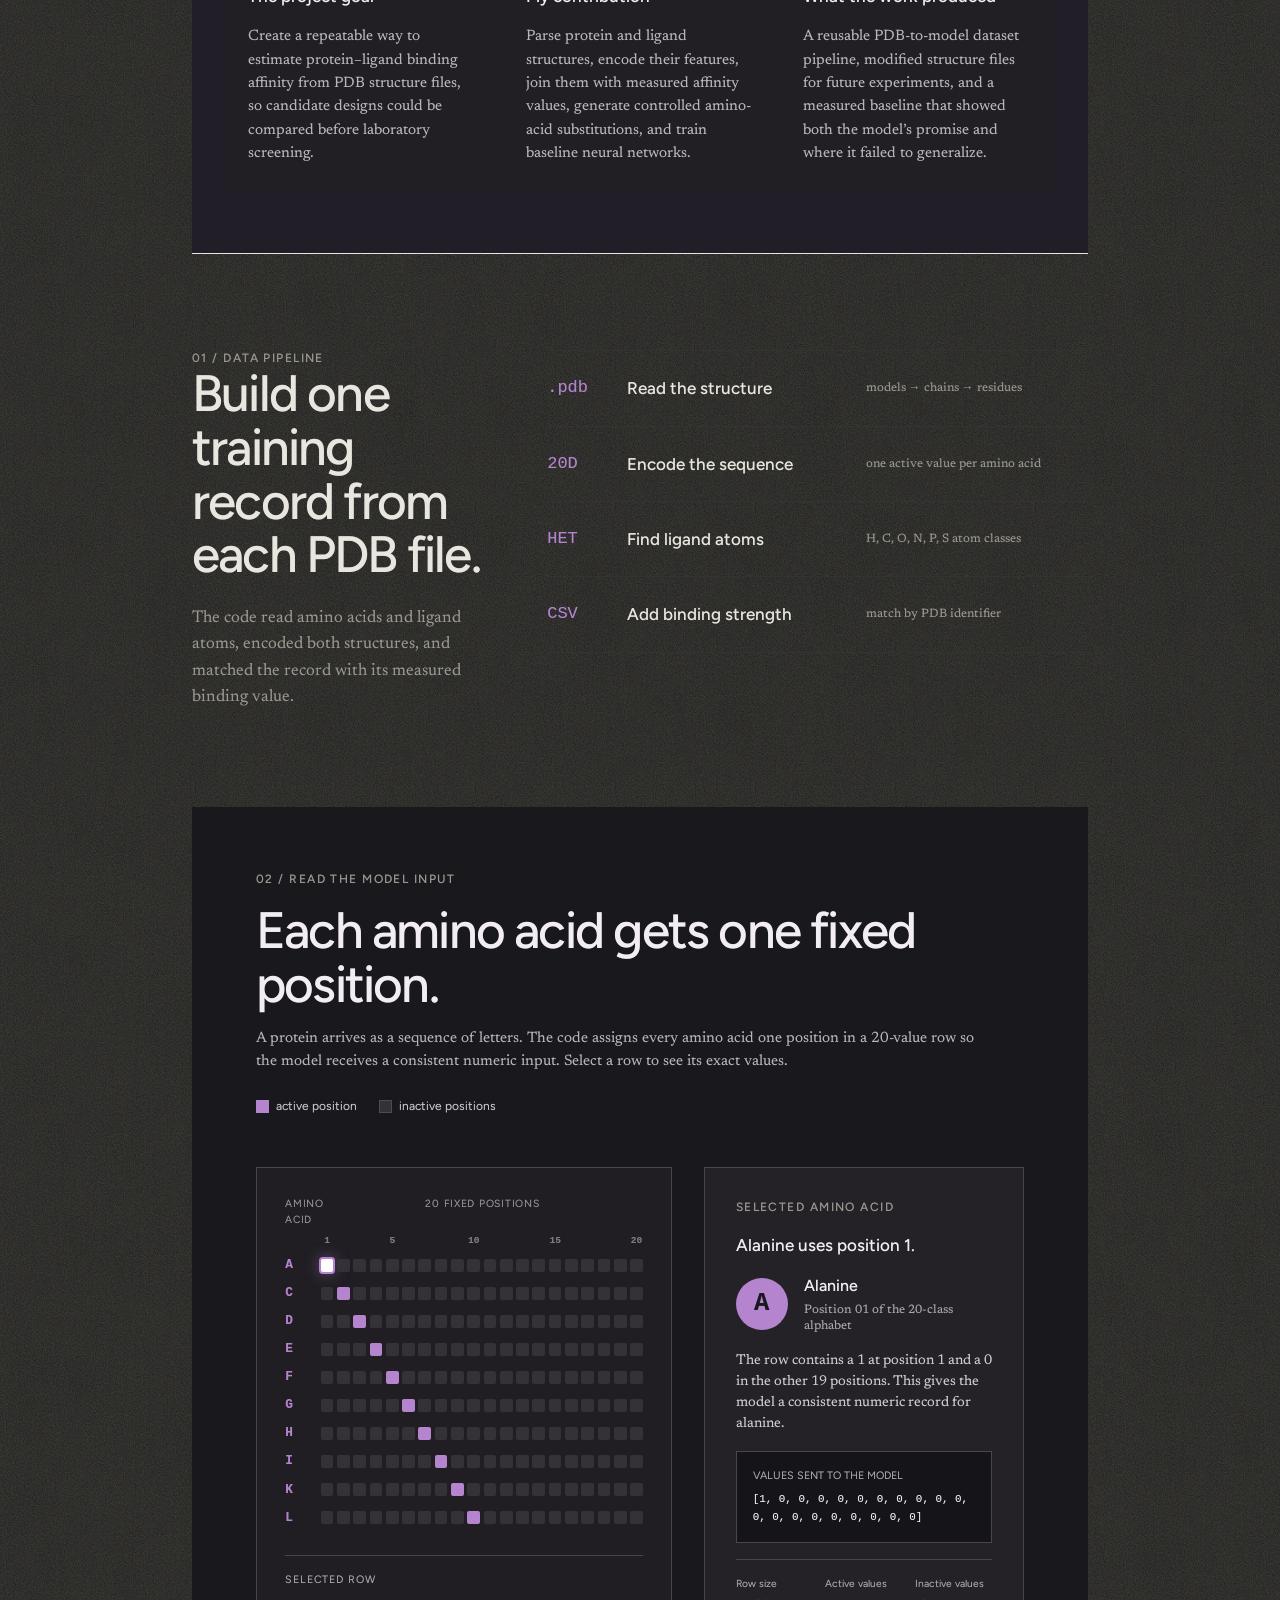
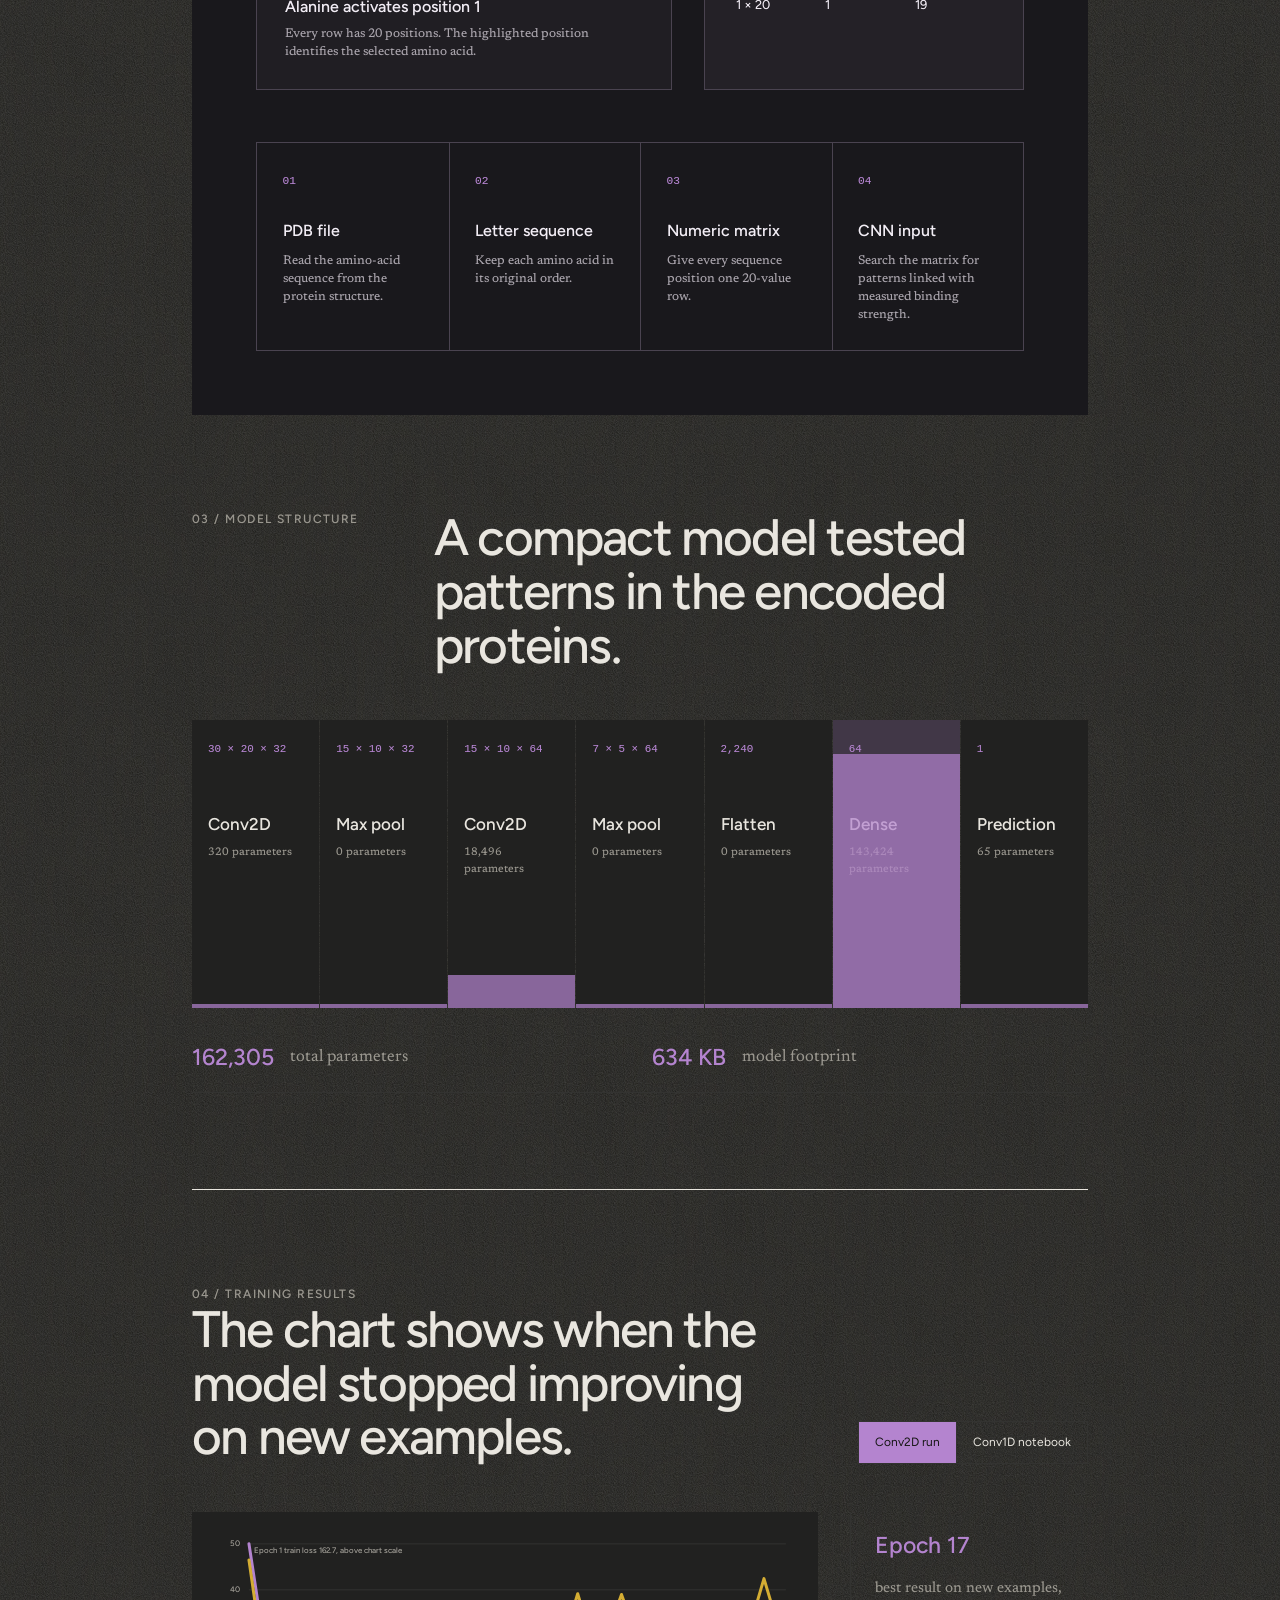
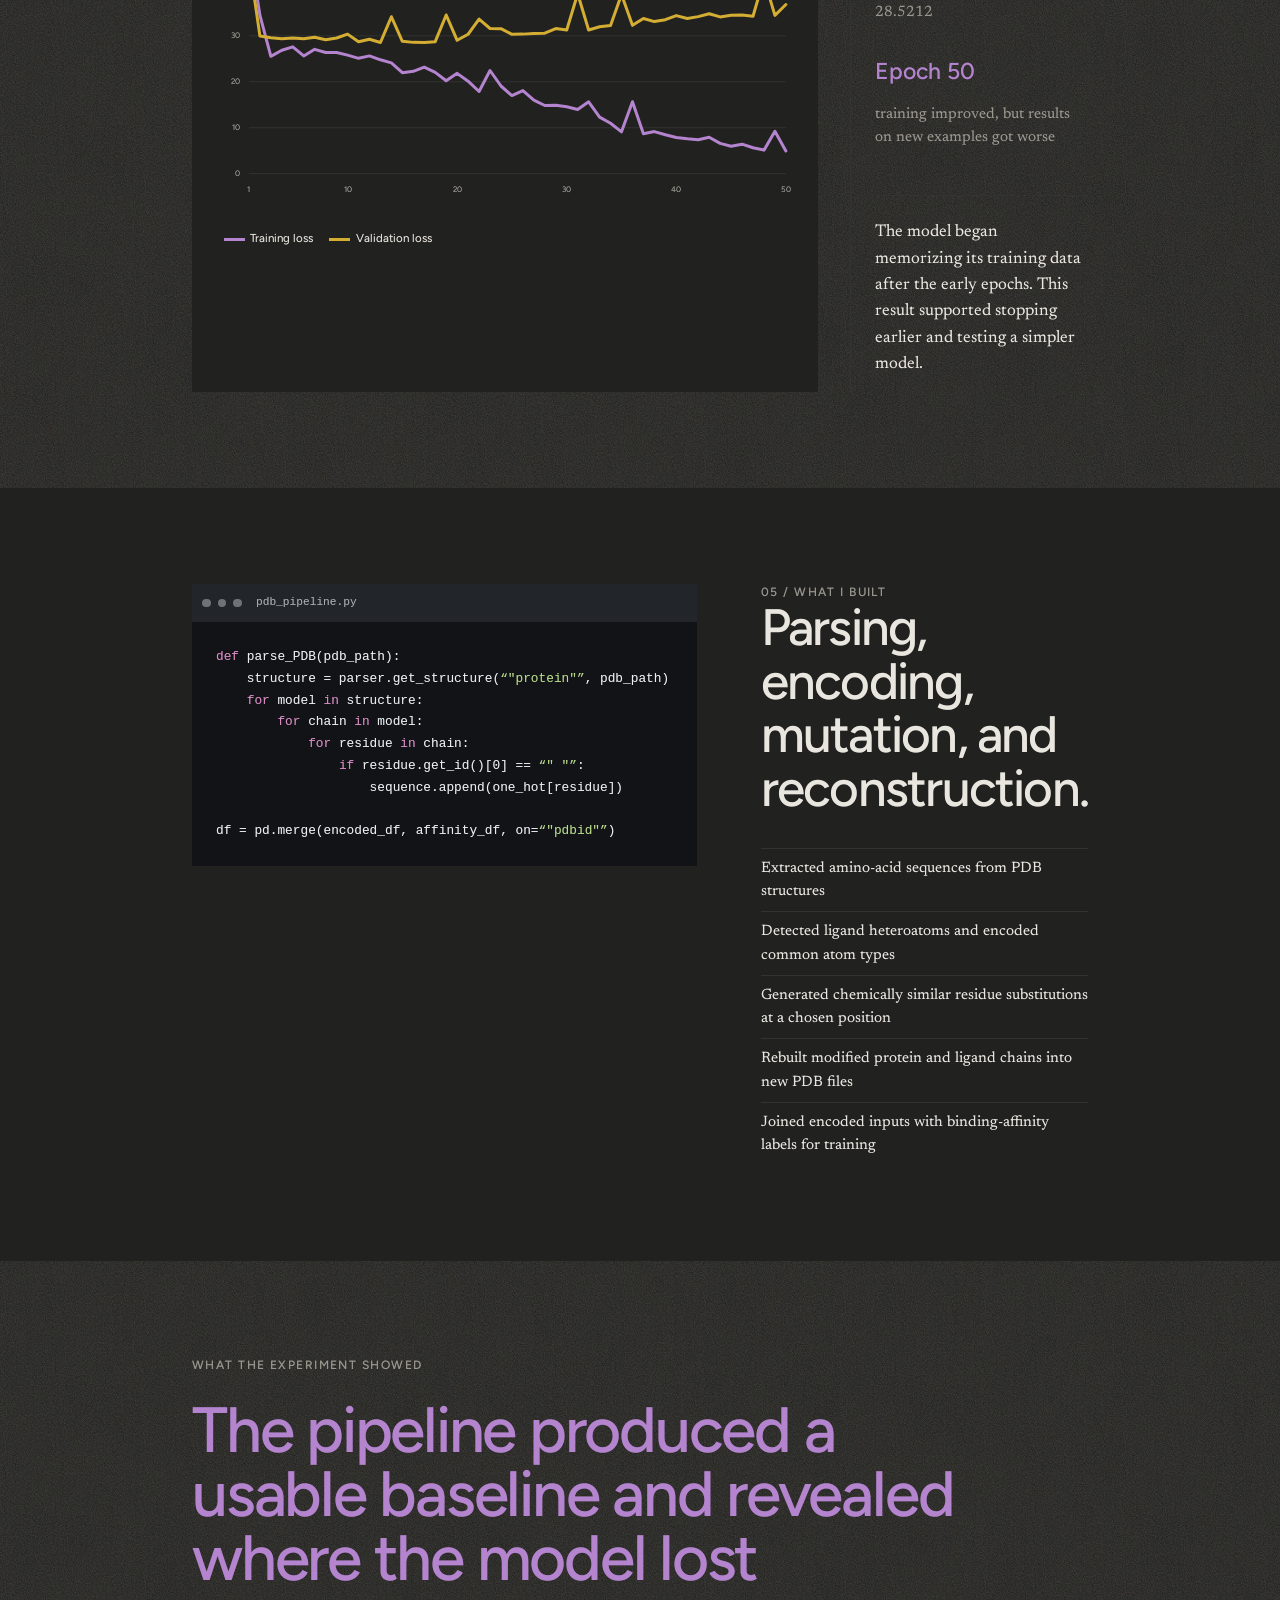
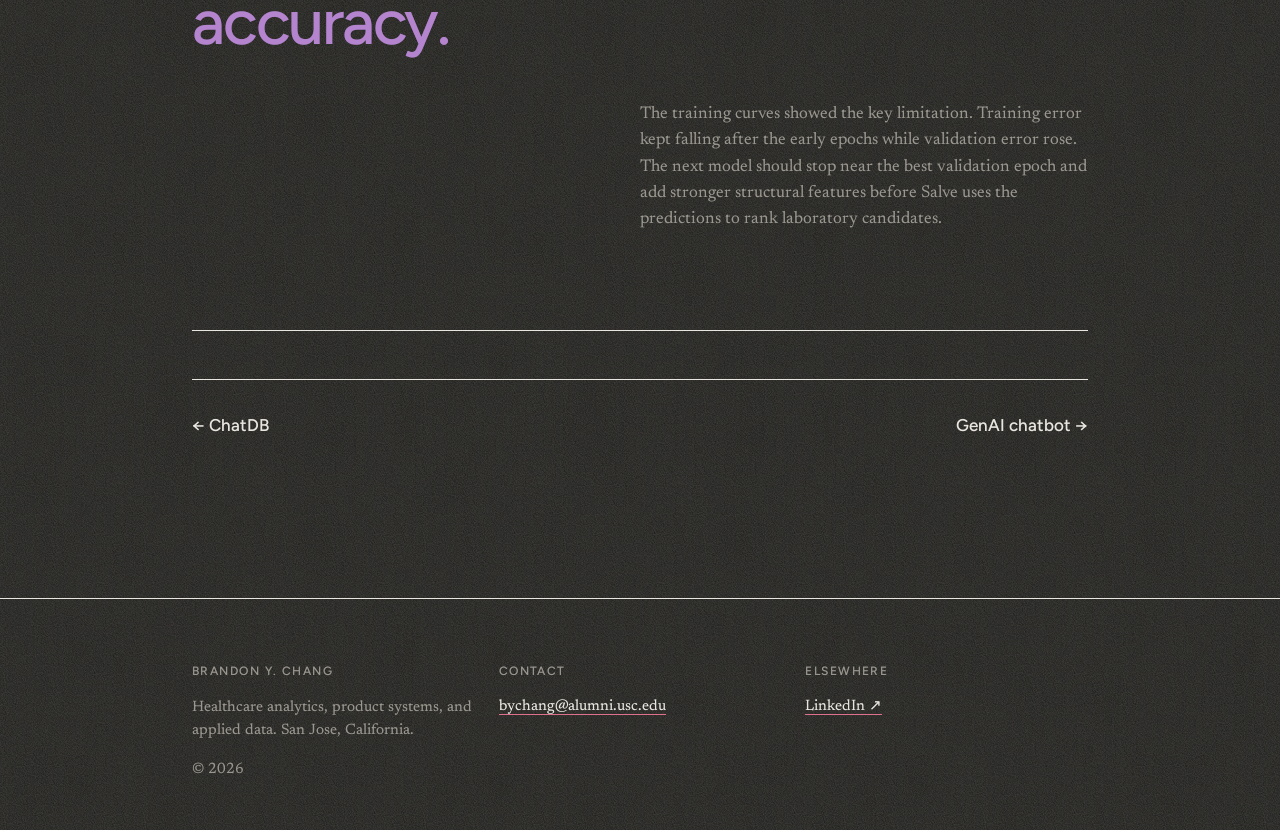
<file: protein-binding.html>
<!doctype html>
<html lang="en" data-theme="dark">
<head>
  <meta charset="utf-8">
  <meta name="viewport" content="width=device-width, initial-scale=1">
  <meta name="description" content="A molecular machine-learning pipeline for protein binding prediction, feature exploration, and model evaluation.">
  <title>Protein Binding Prediction | Brandon Y. Chang</title>
  <link rel="preconnect" href="https://fonts.googleapis.com">
  <link rel="preconnect" href="https://fonts.gstatic.com" crossorigin>
  <link href="https://fonts.googleapis.com/css2?family=Aboreto&family=Figtree:wght@400;500;600&family=Newsreader:opsz,wght@6..72,400;6..72,500&display=swap" rel="stylesheet">
  <link rel="stylesheet" href="styles.css?v=19">
  <script src="script.js?v=19" defer></script>
</head>
<body class="case-page protein-case"><div class="shell"><header class="masthead-bar"><div class="page"><div class="bar">
    <a href="index.html" class="wordmark">Brandon&nbsp;Y.&nbsp;Chang</a>
    <nav class="nav" aria-label="Primary navigation"><a href="index.html#about" class="nav-item">About</a><a href="index.html#work" class="nav-item">Work</a><a href="index.html#experience" class="nav-item">Experience</a><a href="index.html#contact" class="nav-item">Contact</a></nav>
    <button type="button" class="theme-toggle" aria-label="Switch to light mode" title="Switch to light mode"><span aria-hidden="true">☀</span></button>
    <button type="button" class="burger" aria-expanded="false" aria-controls="mobile-menu" aria-label="Open menu"><span class="bar-line" aria-hidden="true"></span><span class="bar-line" aria-hidden="true"></span></button>
  </div></div></header>
  <div id="mobile-menu" class="drawer" aria-hidden="true"><div class="page drawer-inner"><a href="index.html" class="drawer-link">Home</a><a href="index.html#about" class="drawer-link">About</a><a href="index.html#work" class="drawer-link">Work</a><a href="index.html#experience" class="drawer-link">Experience</a><a href="index.html#contact" class="drawer-link">Contact</a></div></div>
<main><div class="page protein-lab-page">
  <section class="protein-hero">
    <div class="case-folio"><a class="label" href="index.html#work">← Selected work</a><span class="label">Case study 05 / 09</span></div>
    <div class="protein-title-grid"><div><p class="label headnote">Salve Therapeutics / Machine learning</p><h1>Protein<br>binding<br>prediction</h1></div><div class="protein-abstract"><p>I built a reusable pipeline for estimating how strongly a protein and a small molecule may bind before a team commits to slower laboratory work.</p><dl><div><dt>Role</dt><dd>Machine Learning Engineer Intern</dd></div><div><dt>Stack</dt><dd>Python · Bio.PDB · Pandas · Keras · PyTorch · RDKit</dd></div></dl></div></div>
    <div class="sequence-marquee" aria-label="Example amino acid sequence"><div>ALA · CYS · ASP · GLU · PHE · GLY · HIS · ILE · LYS · LEU · MET · ASN · PRO · GLN · ARG · SER · THR · VAL · TRP · TYR · ALA · CYS · ASP · GLU · PHE · GLY · HIS · ILE · LYS · LEU</div></div>
  </section>

  <section class="protein-scoreboard" aria-label="Model project facts"><div><strong>967</strong><span>PDB complexes</span></div><div><strong>773 / 194</strong><span>train / validation split</span></div><div><strong>20</strong><span>amino-acid classes</span></div><div><strong>40%</strong><span>faster feature iteration</span></div></section>

  <section class="protein-objective" aria-labelledby="protein-objective-title">
    <div class="protein-objective-lead"><p class="label">What Salve was working toward</p><h2 id="protein-objective-title">Use computation to narrow the search for useful biological designs.</h2><p>Salve Therapeutics was exploring computational tools for viral biologics, including treatments aimed at rare diseases. One costly question in that process is whether a candidate molecule is likely to bind to the intended protein target strongly enough to deserve more testing.</p></div>
    <div class="protein-objective-grid">
      <article><span>01</span><strong>The project goal</strong><p>Create a repeatable way to estimate protein–ligand binding affinity from PDB structure files, so candidate designs could be compared before laboratory screening.</p></article>
      <article><span>02</span><strong>My contribution</strong><p>Parse protein and ligand structures, encode their features, join them with measured affinity values, generate controlled amino-acid substitutions, and train baseline neural networks.</p></article>
      <article><span>03</span><strong>What the work produced</strong><p>A reusable PDB-to-model dataset pipeline, modified structure files for future experiments, and a measured baseline that showed both the model’s promise and where it failed to generalize.</p></article>
    </div>
  </section>

  <section class="protein-pipeline"><div class="protein-section-copy"><p class="label">01 / Data pipeline</p><h2>Build one training record from each PDB file.</h2><p>The code read amino acids and ligand atoms, encoded both structures, and matched the record with its measured binding value.</p></div><div class="protein-flow" aria-label="PDB processing flow"><article><span>.pdb</span><strong>Read the structure</strong><small>models → chains → residues</small></article><article><span>20D</span><strong>Encode the sequence</strong><small>one active value per amino acid</small></article><article><span>HET</span><strong>Find ligand atoms</strong><small>H, C, O, N, P, S atom classes</small></article><article><span>CSV</span><strong>Add binding strength</strong><small>match by PDB identifier</small></article></div></section>

  <section class="encoding-section">
<div class="encoding-head">
<div>
<p class="label">02 / Turning amino acids into numbers</p>
<h2>Hover over a row to see how the model reads one amino acid.</h2>
</div>
<p>Each amino acid turns on one position in a 20-value row. Shorter sequences receive empty rows so every model input has the same size.</p>
</div>
<div class="encoding-matrix" aria-label="One-hot amino acid encoding matrix">
<div class="matrix-row" tabindex="0">
<strong>A</strong>
<i class="on">
</i>
<i>
</i>
<i>
</i>
<i>
</i>
<i>
</i>
<i>
</i>
<i>
</i>
<i>
</i>
<i>
</i>
<i>
</i>
<i>
</i>
<i>
</i>
<i>
</i>
<i>
</i>
<i>
</i>
<i>
</i>
<i>
</i>
<i>
</i>
<i>
</i>
<i>
</i>
<span>A → index 1</span>
</div>
<div class="matrix-row" tabindex="0">
<strong>C</strong>
<i>
</i>
<i class="on">
</i>
<i>
</i>
<i>
</i>
<i>
</i>
<i>
</i>
<i>
</i>
<i>
</i>
<i>
</i>
<i>
</i>
<i>
</i>
<i>
</i>
<i>
</i>
<i>
</i>
<i>
</i>
<i>
</i>
<i>
</i>
<i>
</i>
<i>
</i>
<i>
</i>
<span>C → index 2</span>
</div>
<div class="matrix-row" tabindex="0">
<strong>D</strong>
<i>
</i>
<i>
</i>
<i class="on">
</i>
<i>
</i>
<i>
</i>
<i>
</i>
<i>
</i>
<i>
</i>
<i>
</i>
<i>
</i>
<i>
</i>
<i>
</i>
<i>
</i>
<i>
</i>
<i>
</i>
<i>
</i>
<i>
</i>
<i>
</i>
<i>
</i>
<i>
</i>
<i>
</i>
<span>D → index 3</span>
</div>
<div class="matrix-row" tabindex="0">
<strong>E</strong>
<i>
</i>
<i>
</i>
<i>
</i>
<i class="on">
</i>
<i>
</i>
<i>
</i>
<i>
</i>
<i>
</i>
<i>
</i>
<i>
</i>
<i>
</i>
<i>
</i>
<i>
</i>
<i>
</i>
<i>
</i>
<i>
</i>
<i>
</i>
<i>
</i>
<i>
</i>
<i>
</i>
<i>
</i>
<span>E → index 4</span>
</div>
<div class="matrix-row" tabindex="0">
<strong>F</strong>
<i>
</i>
<i>
</i>
<i>
</i>
<i>
</i>
<i class="on">
</i>
<i>
</i>
<i>
</i>
<i>
</i>
<i>
</i>
<i>
</i>
<i>
</i>
<i>
</i>
<i>
</i>
<i>
</i>
<i>
</i>
<i>
</i>
<i>
</i>
<i>
</i>
<i>
</i>
<i>
</i>
<i>
</i>
<span>F → index 5</span>
</div>
<div class="matrix-row" tabindex="0">
<strong>G</strong>
<i>
</i>
<i>
</i>
<i>
</i>
<i>
</i>
<i>
</i>
<i class="on">
</i>
<i>
</i>
<i>
</i>
<i>
</i>
<i>
</i>
<i>
</i>
<i>
</i>
<i>
</i>
<i>
</i>
<i>
</i>
<i>
</i>
<i>
</i>
<i>
</i>
<i>
</i>
<i>
</i>
<i>
</i>
<span>G → index 6</span>
</div>
<div class="matrix-row" tabindex="0">
<strong>H</strong>
<i>
</i>
<i>
</i>
<i>
</i>
<i>
</i>
<i>
</i>
<i>
</i>
<i class="on">
</i>
<i>
</i>
<i>
</i>
<i>
</i>
<i>
</i>
<i>
</i>
<i>
</i>
<i>
</i>
<i>
</i>
<i>
</i>
<i>
</i>
<i>
</i>
<i>
</i>
<i>
</i>
<i>
</i>
<span>H → index 7</span>
</div>
<div class="matrix-row" tabindex="0">
<strong>I</strong>
<i>
</i>
<i>
</i>
<i>
</i>
<i>
</i>
<i>
</i>
<i>
</i>
<i>
</i>
<i class="on">
</i>
<i>
</i>
<i>
</i>
<i>
</i>
<i>
</i>
<i>
</i>
<i>
</i>
<i>
</i>
<i>
</i>
<i>
</i>
<i>
</i>
<i>
</i>
<i>
</i>
<i>
</i>
<span>I → index 8</span>
</div>
<div class="matrix-row" tabindex="0">
<strong>K</strong>
<i>
</i>
<i>
</i>
<i>
</i>
<i>
</i>
<i>
</i>
<i>
</i>
<i>
</i>
<i>
</i>
<i class="on">
</i>
<i>
</i>
<i>
</i>
<i>
</i>
<i>
</i>
<i>
</i>
<i>
</i>
<i>
</i>
<i>
</i>
<i>
</i>
<i>
</i>
<i>
</i>
<i>
</i>
<span>K → index 9</span>
</div>
<div class="matrix-row" tabindex="0">
<strong>L</strong>
<i>
</i>
<i>
</i>
<i>
</i>
<i>
</i>
<i>
</i>
<i>
</i>
<i>
</i>
<i>
</i>
<i>
</i>
<i class="on">
</i>
<i>
</i>
<i>
</i>
<i>
</i>
<i>
</i>
<i>
</i>
<i>
</i>
<i>
</i>
<i>
</i>
<i>
</i>
<i>
</i>
<i>
</i>
<span>L → index 10</span>
</div>
</div>
</section>

  <section class="encoding-explainer" aria-labelledby="encoding-explainer-title">
<div>
<p class="label">How to read the matrix</p>
<h2 id="encoding-explainer-title">One residue becomes a small, traceable input.</h2>
<p>Hover over A through L above. The highlighted square marks the only active feature. The panel below follows that residue from its name to the exact row sent into the convolutional model.</p>
</div>
<aside class="encoding-readout" aria-live="polite">
<p class="label">Selected residue</p>
<div class="encoding-selected">
<strong id="encoding-aa">A</strong>
<div>
<b id="encoding-name">Alanine</b>
<span id="encoding-position">Position 01 of the 20-class alphabet</span>
</div>
</div>
<p id="encoding-copy">Alanine turns on the first feature in the row. The other 19 positions stay off, so the model sees residue identity without treating A as a larger or smaller number than another amino acid.</p>
<div class="encoding-vector">
<span>Model input vector</span>
<code id="encoding-vector-value">[1, 0, 0, 0, 0, 0, 0, 0, 0, 0, 0, 0, 0, 0, 0, 0, 0, 0, 0, 0]</code>
</div>
<div class="encoding-flow">
<span>amino acid</span>
<b>→</b>
<span>one-hot row</span>
<b>→</b>
<span>CNN input channel</span>
</div>
<div class="encoding-facts">
<span>Shape<strong id="encoding-shape">1 × 20</strong>
</span>
<span>Active values<strong>1 of 20</strong>
</span>
<span>Padding<strong>0 added here</strong>
</span>
</div>
</aside>
</section>

  <section class="encoding-lab-v2" aria-labelledby="encoding-v2-title">
    <div class="encoding-v2-intro">
      <p class="label">02 / Read the model input</p>
      <h2 id="encoding-v2-title">Each amino acid gets one fixed position.</h2>
      <p>A protein arrives as a sequence of letters. The code assigns every amino acid one position in a 20-value row so the model receives a consistent numeric input. Select a row to see its exact values.</p>
      <div class="encoding-v2-key">
<span>
<i class="key-on">
</i>active position</span>
<span>
<i class="key-off">
</i>inactive positions</span>
</div>
    </div>
    <div class="encoding-v2-grid">
      <div class="encoding-matrix-panel">
      <div class="encoding-matrix encoding-matrix-v2" aria-label="Interactive one-hot amino acid encoding matrix">
        <div class="matrix-axis">
<span>Amino acid</span>
<span>20 fixed positions</span>
</div>
        <div class="matrix-number-axis" aria-hidden="true">
<span>
</span>
<b>1</b>
<b>5</b>
<b>10</b>
<b>15</b>
<b>20</b>
</div>
        <div class="matrix-row selected" tabindex="0">
<strong>A</strong>
<i class="on">
</i>
<i>
</i>
<i>
</i>
<i>
</i>
<i>
</i>
<i>
</i>
<i>
</i>
<i>
</i>
<i>
</i>
<i>
</i>
<i>
</i>
<i>
</i>
<i>
</i>
<i>
</i>
<i>
</i>
<i>
</i>
<i>
</i>
<i>
</i>
<i>
</i>
<i>
</i>
</div>
        <div class="matrix-row" tabindex="0">
<strong>C</strong>
<i>
</i>
<i class="on">
</i>
<i>
</i>
<i>
</i>
<i>
</i>
<i>
</i>
<i>
</i>
<i>
</i>
<i>
</i>
<i>
</i>
<i>
</i>
<i>
</i>
<i>
</i>
<i>
</i>
<i>
</i>
<i>
</i>
<i>
</i>
<i>
</i>
<i>
</i>
<i>
</i>
</div>
        <div class="matrix-row" tabindex="0">
<strong>D</strong>
<i>
</i>
<i>
</i>
<i class="on">
</i>
<i>
</i>
<i>
</i>
<i>
</i>
<i>
</i>
<i>
</i>
<i>
</i>
<i>
</i>
<i>
</i>
<i>
</i>
<i>
</i>
<i>
</i>
<i>
</i>
<i>
</i>
<i>
</i>
<i>
</i>
<i>
</i>
<i>
</i>
</div>
        <div class="matrix-row" tabindex="0">
<strong>E</strong>
<i>
</i>
<i>
</i>
<i>
</i>
<i class="on">
</i>
<i>
</i>
<i>
</i>
<i>
</i>
<i>
</i>
<i>
</i>
<i>
</i>
<i>
</i>
<i>
</i>
<i>
</i>
<i>
</i>
<i>
</i>
<i>
</i>
<i>
</i>
<i>
</i>
<i>
</i>
<i>
</i>
</div>
        <div class="matrix-row" tabindex="0">
<strong>F</strong>
<i>
</i>
<i>
</i>
<i>
</i>
<i>
</i>
<i class="on">
</i>
<i>
</i>
<i>
</i>
<i>
</i>
<i>
</i>
<i>
</i>
<i>
</i>
<i>
</i>
<i>
</i>
<i>
</i>
<i>
</i>
<i>
</i>
<i>
</i>
<i>
</i>
<i>
</i>
<i>
</i>
</div>
        <div class="matrix-row" tabindex="0">
<strong>G</strong>
<i>
</i>
<i>
</i>
<i>
</i>
<i>
</i>
<i>
</i>
<i class="on">
</i>
<i>
</i>
<i>
</i>
<i>
</i>
<i>
</i>
<i>
</i>
<i>
</i>
<i>
</i>
<i>
</i>
<i>
</i>
<i>
</i>
<i>
</i>
<i>
</i>
<i>
</i>
<i>
</i>
</div>
        <div class="matrix-row" tabindex="0">
<strong>H</strong>
<i>
</i>
<i>
</i>
<i>
</i>
<i>
</i>
<i>
</i>
<i>
</i>
<i class="on">
</i>
<i>
</i>
<i>
</i>
<i>
</i>
<i>
</i>
<i>
</i>
<i>
</i>
<i>
</i>
<i>
</i>
<i>
</i>
<i>
</i>
<i>
</i>
<i>
</i>
<i>
</i>
</div>
        <div class="matrix-row" tabindex="0">
<strong>I</strong>
<i>
</i>
<i>
</i>
<i>
</i>
<i>
</i>
<i>
</i>
<i>
</i>
<i>
</i>
<i class="on">
</i>
<i>
</i>
<i>
</i>
<i>
</i>
<i>
</i>
<i>
</i>
<i>
</i>
<i>
</i>
<i>
</i>
<i>
</i>
<i>
</i>
<i>
</i>
<i>
</i>
</div>
        <div class="matrix-row" tabindex="0">
<strong>K</strong>
<i>
</i>
<i>
</i>
<i>
</i>
<i>
</i>
<i>
</i>
<i>
</i>
<i>
</i>
<i>
</i>
<i class="on">
</i>
<i>
</i>
<i>
</i>
<i>
</i>
<i>
</i>
<i>
</i>
<i>
</i>
<i>
</i>
<i>
</i>
<i>
</i>
<i>
</i>
<i>
</i>
</div>
        <div class="matrix-row" tabindex="0">
<strong>L</strong>
<i>
</i>
<i>
</i>
<i>
</i>
<i>
</i>
<i>
</i>
<i>
</i>
<i>
</i>
<i>
</i>
<i>
</i>
<i class="on">
</i>
<i>
</i>
<i>
</i>
<i>
</i>
<i>
</i>
<i>
</i>
<i>
</i>
<i>
</i>
<i>
</i>
<i>
</i>
<i>
</i>
</div>
      </div>
      <div class="matrix-selection-note"><span>Selected row</span><strong id="encoding-v2-summary">Alanine activates position 1</strong><p>Every row has 20 positions. The highlighted position identifies the selected amino acid.</p></div>
      </div>
      <aside class="encoding-readout encoding-v2-readout" aria-live="polite">
        <p class="label">Selected amino acid</p>
        <h3 id="encoding-v2-readout-title">Alanine uses position 1.</h3>
        <div class="encoding-selected">
<strong id="encoding-v2-aa">A</strong>
<div>
<b id="encoding-v2-name">Alanine</b>
<span id="encoding-v2-position">Position 01 of the 20-class alphabet</span>
</div>
</div>
        <p id="encoding-v2-copy">The row contains a 1 at position 1 and a 0 in the other 19 positions. This gives the model a consistent numeric record for alanine.</p>
        <div class="encoding-vector">
<span>Values sent to the model</span>
<code id="encoding-v2-vector-value">[1, 0, 0, 0, 0, 0, 0, 0, 0, 0, 0, 0, 0, 0, 0, 0, 0, 0, 0, 0]</code>
</div>
        <dl class="encoding-readout-facts"><div><dt>Row size</dt><dd id="encoding-v2-shape">1 × 20</dd></div><div><dt>Active values</dt><dd>1</dd></div><div><dt>Inactive values</dt><dd>19</dd></div></dl>
      </aside>
    </div>
    <div class="encoding-path" aria-label="How the encoded matrix enters the model"><article><span>01</span><strong>PDB file</strong><p>Read the amino-acid sequence from the protein structure.</p></article><article><span>02</span><strong>Letter sequence</strong><p>Keep each amino acid in its original order.</p></article><article><span>03</span><strong>Numeric matrix</strong><p>Give every sequence position one 20-value row.</p></article><article><span>04</span><strong>CNN input</strong><p>Search the matrix for patterns linked with measured binding strength.</p></article></div>
  </section>

  <section class="model-section"><div class="model-section-head"><p class="label">03 / Model structure</p><h2>A compact model tested patterns in the encoded proteins.</h2></div><div class="model-blueprint" aria-label="Convolutional model layer architecture">
    <article style="--params:.2%"><span>30 × 20 × 32</span><strong>Conv2D</strong><small>320 parameters</small><i></i></article>
    <article style="--params:0%"><span>15 × 10 × 32</span><strong>Max pool</strong><small>0 parameters</small><i></i></article>
    <article style="--params:11.4%"><span>15 × 10 × 64</span><strong>Conv2D</strong><small>18,496 parameters</small><i></i></article>
    <article style="--params:0%"><span>7 × 5 × 64</span><strong>Max pool</strong><small>0 parameters</small><i></i></article>
    <article style="--params:0%"><span>2,240</span><strong>Flatten</strong><small>0 parameters</small><i></i></article>
    <article class="layer-dominant" style="--params:88.4%"><span>64</span><strong>Dense</strong><small>143,424 parameters</small><i></i></article>
    <article style="--params:.04%"><span>1</span><strong>Prediction</strong><small>65 parameters</small><i></i></article>
  </div><div class="model-total"><strong>162,305</strong><span>total parameters</span><strong>634 KB</strong><span>model footprint</span></div></section>

  <section class="experiment-section"><div class="experiment-head"><div><p class="label">04 / Training results</p><h2>The chart shows when the model stopped improving on new examples.</h2></div><div class="experiment-tabs" role="tablist" aria-label="Model experiments"><button class="active" type="button" role="tab" aria-selected="true" data-model-tab="conv2d">Conv2D run</button><button type="button" role="tab" aria-selected="false" data-model-tab="conv1d">Conv1D notebook</button></div></div>
    <div class="experiment-panel active" data-model-panel="conv2d"><div class="loss-chart" id="loss-chart" aria-label="Training and validation loss across 50 epochs"><svg viewBox="0 0 900 430" role="img" aria-label="Interactive line chart of model loss"></svg><div class="chart-tooltip" aria-hidden="true"></div><div class="chart-legend"><span class="legend-train">Training loss</span><span class="legend-val">Validation loss</span></div></div><aside class="experiment-reading"><strong>Epoch 17</strong><span>best result on new examples, 28.5212</span><strong>Epoch 50</strong><span>training improved, but results on new examples got worse</span><p>The model began memorizing its training data after the early epochs. This result supported stopping earlier and testing a simpler model.</p></aside></div>
    <div class="experiment-panel" data-model-panel="conv1d"><div class="notebook-result"><span>Notebook evaluation</span><strong>26.1309</strong><p>validation mean squared error</p></div><div class="notebook-facts"><article><strong>30 × 20</strong><span>sequence input</span></article><article><strong>1D CNN</strong><span>convolution across sequence positions</span></article><article><strong>20%</strong><span>validation holdout</span></article><article><strong>ModelCheckpoint</strong><span>saved the best validation epoch</span></article></div></div>
  </section>

  <section class="protein-code"><div class="code-window"><div class="code-window-bar"><span></span><span></span><span></span><p>pdb_pipeline.py</p></div><pre><code><em>def</em> parse_PDB(pdb_path):
    structure = parser.get_structure(<q>"protein"</q>, pdb_path)
    <em>for</em> model <em>in</em> structure:
        <em>for</em> chain <em>in</em> model:
            <em>for</em> residue <em>in</em> chain:
                <em>if</em> residue.get_id()[0] == <q>" "</q>:
                    sequence.append(one_hot[residue])

df = pd.merge(encoded_df, affinity_df, on=<q>"pdbid"</q>)</code></pre></div><div class="code-notes"><p class="label">05 / What I built</p><h2>Parsing, encoding, mutation, and reconstruction.</h2><ul><li>Extracted amino-acid sequences from PDB structures</li><li>Detected ligand heteroatoms and encoded common atom types</li><li>Generated chemically similar residue substitutions at a chosen position</li><li>Rebuilt modified protein and ligand chains into new PDB files</li><li>Joined encoded inputs with binding-affinity labels for training</li></ul></div></section>

  <section class="protein-close"><p class="label">What the experiment showed</p><blockquote>The pipeline produced a usable baseline and revealed where the model lost accuracy.</blockquote><p>The training curves showed the key limitation. Training error kept falling after the early epochs while validation error rose. The next model should stop near the best validation epoch and add stronger structural features before Salve uses the predictions to rank laboratory candidates.</p></section>
  <nav class="project-nav case-nav" aria-label="Case study navigation"><a href="chatdb.html">← ChatDB</a><a href="genai-chatbot.html">GenAI chatbot →</a></nav>
</div></main><footer class="colophon" id="contact"><div class="page"><div class="grid footer-grid"><div class="c-4"><p class="label">Brandon Y. Chang</p><p class="colophon-note">Healthcare analytics, product systems, and applied data. San Jose, California.</p><p class="colophon-note">© 2026</p></div><div class="c-4"><p class="label">Contact</p><ul class="colophon-list"><li><a class="link" href="mailto:bychang@alumni.usc.edu">bychang@alumni.usc.edu</a></li></ul></div><div class="c-4"><p class="label">Elsewhere</p><ul class="colophon-list"><li><a class="link" href="https://www.linkedin.com/in/brandonychang" target="_blank" rel="noopener noreferrer">LinkedIn ↗</a></li></ul></div></div></div></footer></div></body></html>
</file>
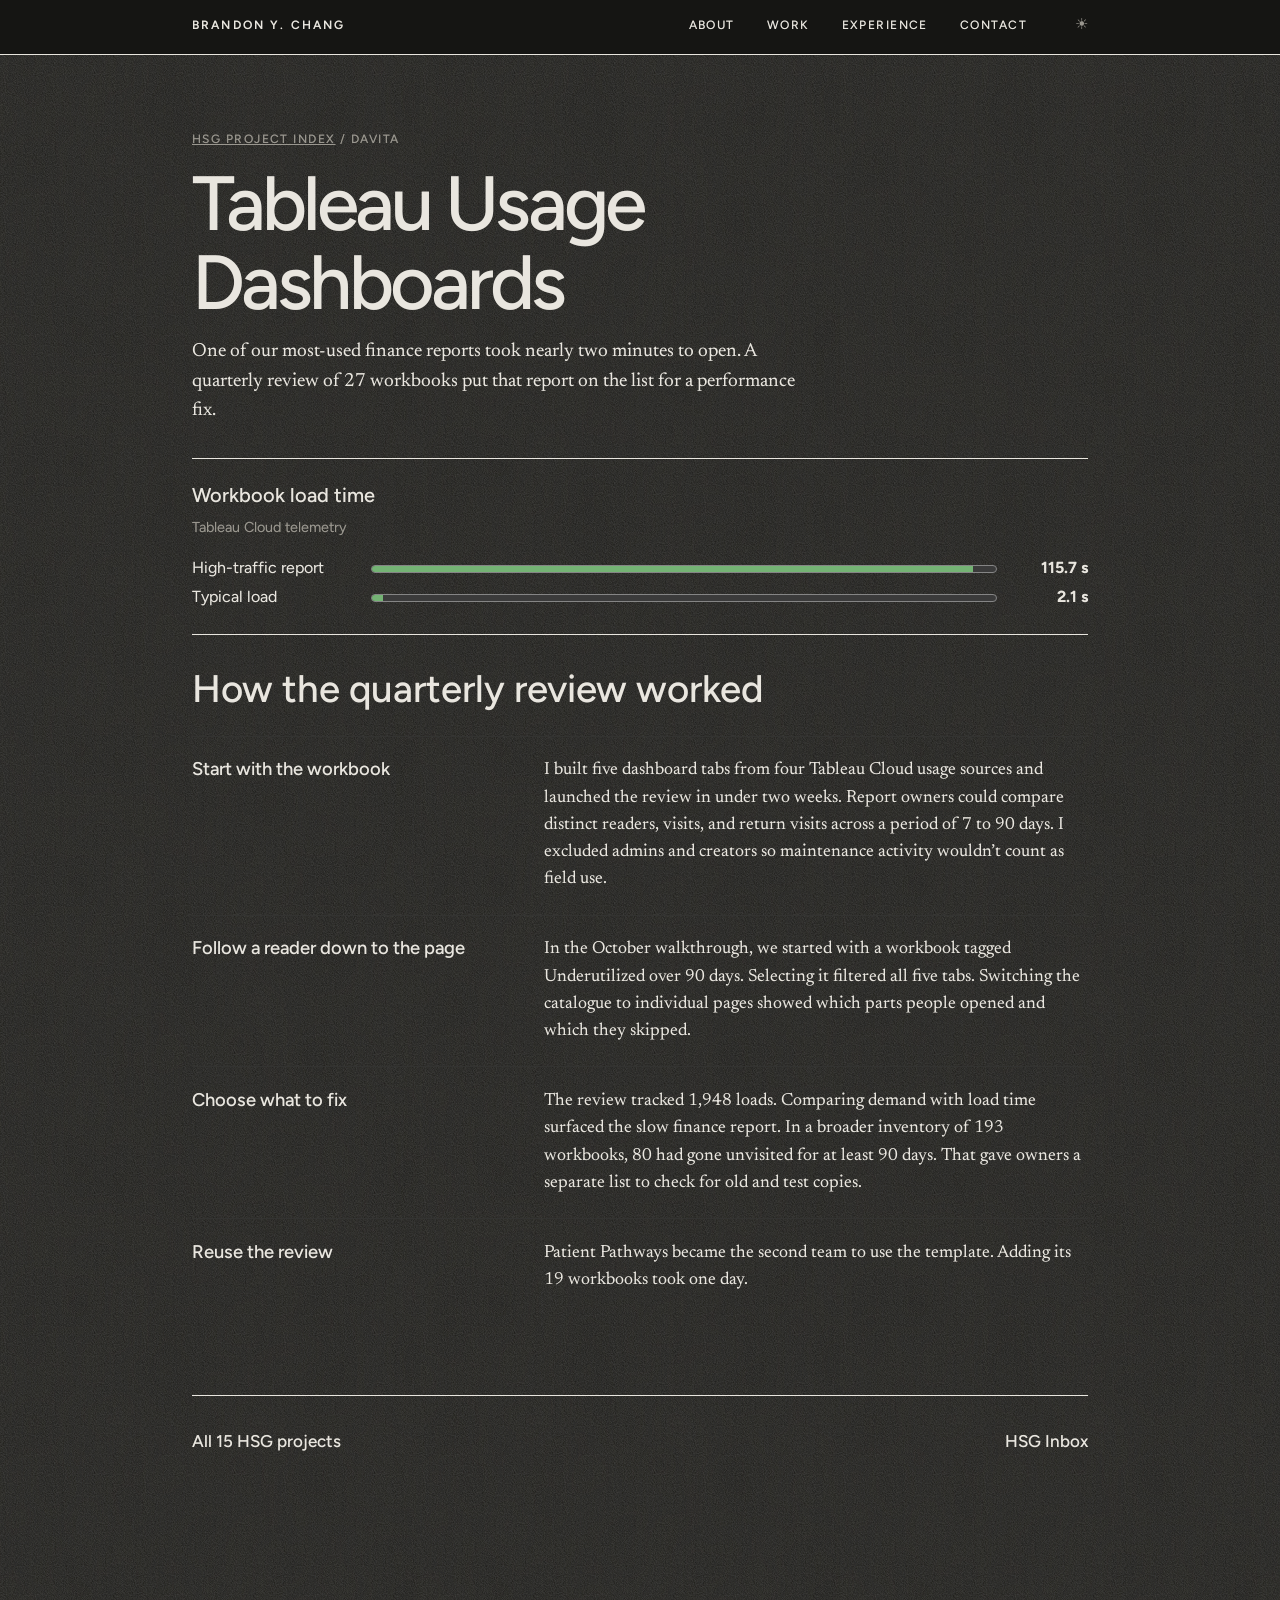
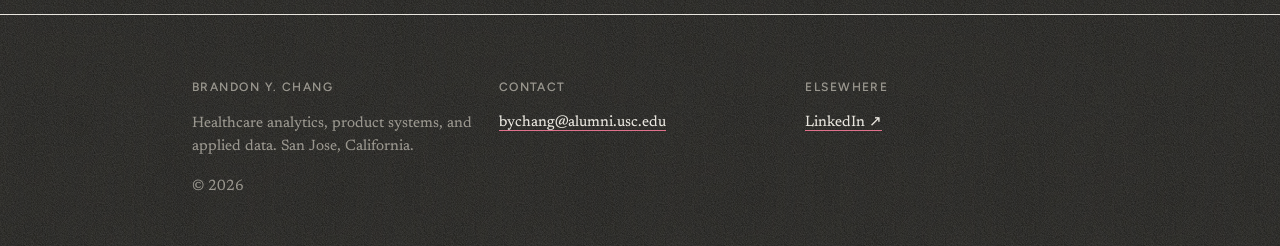
<file: tableau-usage.html>
<!doctype html>
<html lang="en" data-theme="dark">
<head>
  <meta charset="utf-8">
  <meta name="viewport" content="width=device-width, initial-scale=1">
  <meta name="description" content="How a quarterly review of 27 Tableau workbooks revealed a high-traffic report loading 55 times slower than typical.">
  <title>Tableau Usage Dashboards | Brandon Y. Chang</title>
  <link rel="preconnect" href="https://fonts.googleapis.com">
  <link rel="preconnect" href="https://fonts.gstatic.com" crossorigin>
  <link href="https://fonts.googleapis.com/css2?family=Aboreto&family=Figtree:wght@400;500;600&family=Newsreader:opsz,wght@6..72,400;6..72,500&display=swap" rel="stylesheet">
  <link rel="stylesheet" href="styles.css?v=20">
  <link rel="stylesheet" href="hsg-updates.css?v=27">
  <script src="script.js?v=20" defer></script>
</head>
<body class="case-page hsg-work"><div class="shell">
  <header class="masthead-bar"><div class="page"><div class="bar">
    <a href="index.html" class="wordmark">Brandon&nbsp;Y.&nbsp;Chang</a>
    <nav class="nav" aria-label="Primary navigation"><a href="index.html#about" class="nav-item">About</a><a href="index.html#work" class="nav-item">Work</a><a href="index.html#experience" class="nav-item">Experience</a><a href="index.html#contact" class="nav-item">Contact</a></nav>
    <button type="button" class="theme-toggle" aria-label="Switch to light mode" title="Switch to light mode"><span aria-hidden="true">☀</span></button>
    <button type="button" class="burger" aria-expanded="false" aria-controls="mobile-menu" aria-label="Open menu"><span class="bar-line" aria-hidden="true"></span><span class="bar-line" aria-hidden="true"></span></button>
  </div></div></header>
  <div id="mobile-menu" class="drawer" aria-hidden="true"><div class="page drawer-inner"><a href="index.html" class="drawer-link">Home</a><a href="index.html#about" class="drawer-link">About</a><a href="index.html#work" class="drawer-link">Work</a><a href="index.html#experience" class="drawer-link">Experience</a><a href="index.html#contact" class="drawer-link">Contact</a></div></div>
  <main><div class="page">
    <header class="hsg-intro">
      <p class="label"><a href="hsg-projects.html">HSG project index</a> / DaVita</p>
      <h1>Tableau Usage Dashboards</h1>
      <p>One of our most-used finance reports took nearly two minutes to open. A quarterly review of 27 workbooks put that report on the list for a performance fix.</p>
    </header>
    <figure class="hsg-timing">
      <figcaption>Workbook load time <span>Tableau Cloud telemetry</span></figcaption>
      <div><span>High-traffic report</span><meter min="0" max="120" value="115.7">115.7 seconds</meter><b>115.7 s</b></div>
      <div><span>Typical load</span><meter min="0" max="120" value="2.1">2.1 seconds</meter><b>2.1 s</b></div>
    </figure>
    <section class="hsg-project-group" id="review">
      <h2>How the quarterly review worked</h2>
      <article><h3>Start with the workbook</h3><p>I built five dashboard tabs from four Tableau Cloud usage sources and launched the review in under two weeks. Report owners could compare distinct readers, visits, and return visits across a period of 7 to 90 days. I excluded admins and creators so maintenance activity wouldn’t count as field use.</p></article>
      <article><h3>Follow a reader down to the page</h3><p>In the October walkthrough, we started with a workbook tagged Underutilized over 90 days. Selecting it filtered all five tabs. Switching the catalogue to individual pages showed which parts people opened and which they skipped.</p></article>
      <article><h3>Choose what to fix</h3><p>The review tracked 1,948 loads. Comparing demand with load time surfaced the slow finance report. In a broader inventory of 193 workbooks, 80 had gone unvisited for at least 90 days. That gave owners a separate list to check for old and test copies.</p></article>
      <article><h3>Reuse the review</h3><p>Patient Pathways became the second team to use the template. Adding its 19 workbooks took one day.</p></article>
    </section>
    <nav class="project-nav case-nav" aria-label="More work"><a href="hsg-projects.html">All 15 HSG projects</a><a href="email-ticket-automation.html">HSG Inbox</a></nav>
  </div></main>
  <footer class="colophon" id="contact"><div class="page"><div class="grid footer-grid"><div class="c-4"><p class="label">Brandon Y. Chang</p><p class="colophon-note">Healthcare analytics, product systems, and applied data. San Jose, California.</p><p class="colophon-note">© 2026</p></div><div class="c-4"><p class="label">Contact</p><ul class="colophon-list"><li><a class="link" href="mailto:bychang@alumni.usc.edu">bychang@alumni.usc.edu</a></li></ul></div><div class="c-4"><p class="label">Elsewhere</p><ul class="colophon-list"><li><a class="link" href="https://www.linkedin.com/in/brandonychang" target="_blank" rel="noopener noreferrer">LinkedIn ↗</a></li></ul></div></div></div></footer>
</div></body>
</html>
</file>
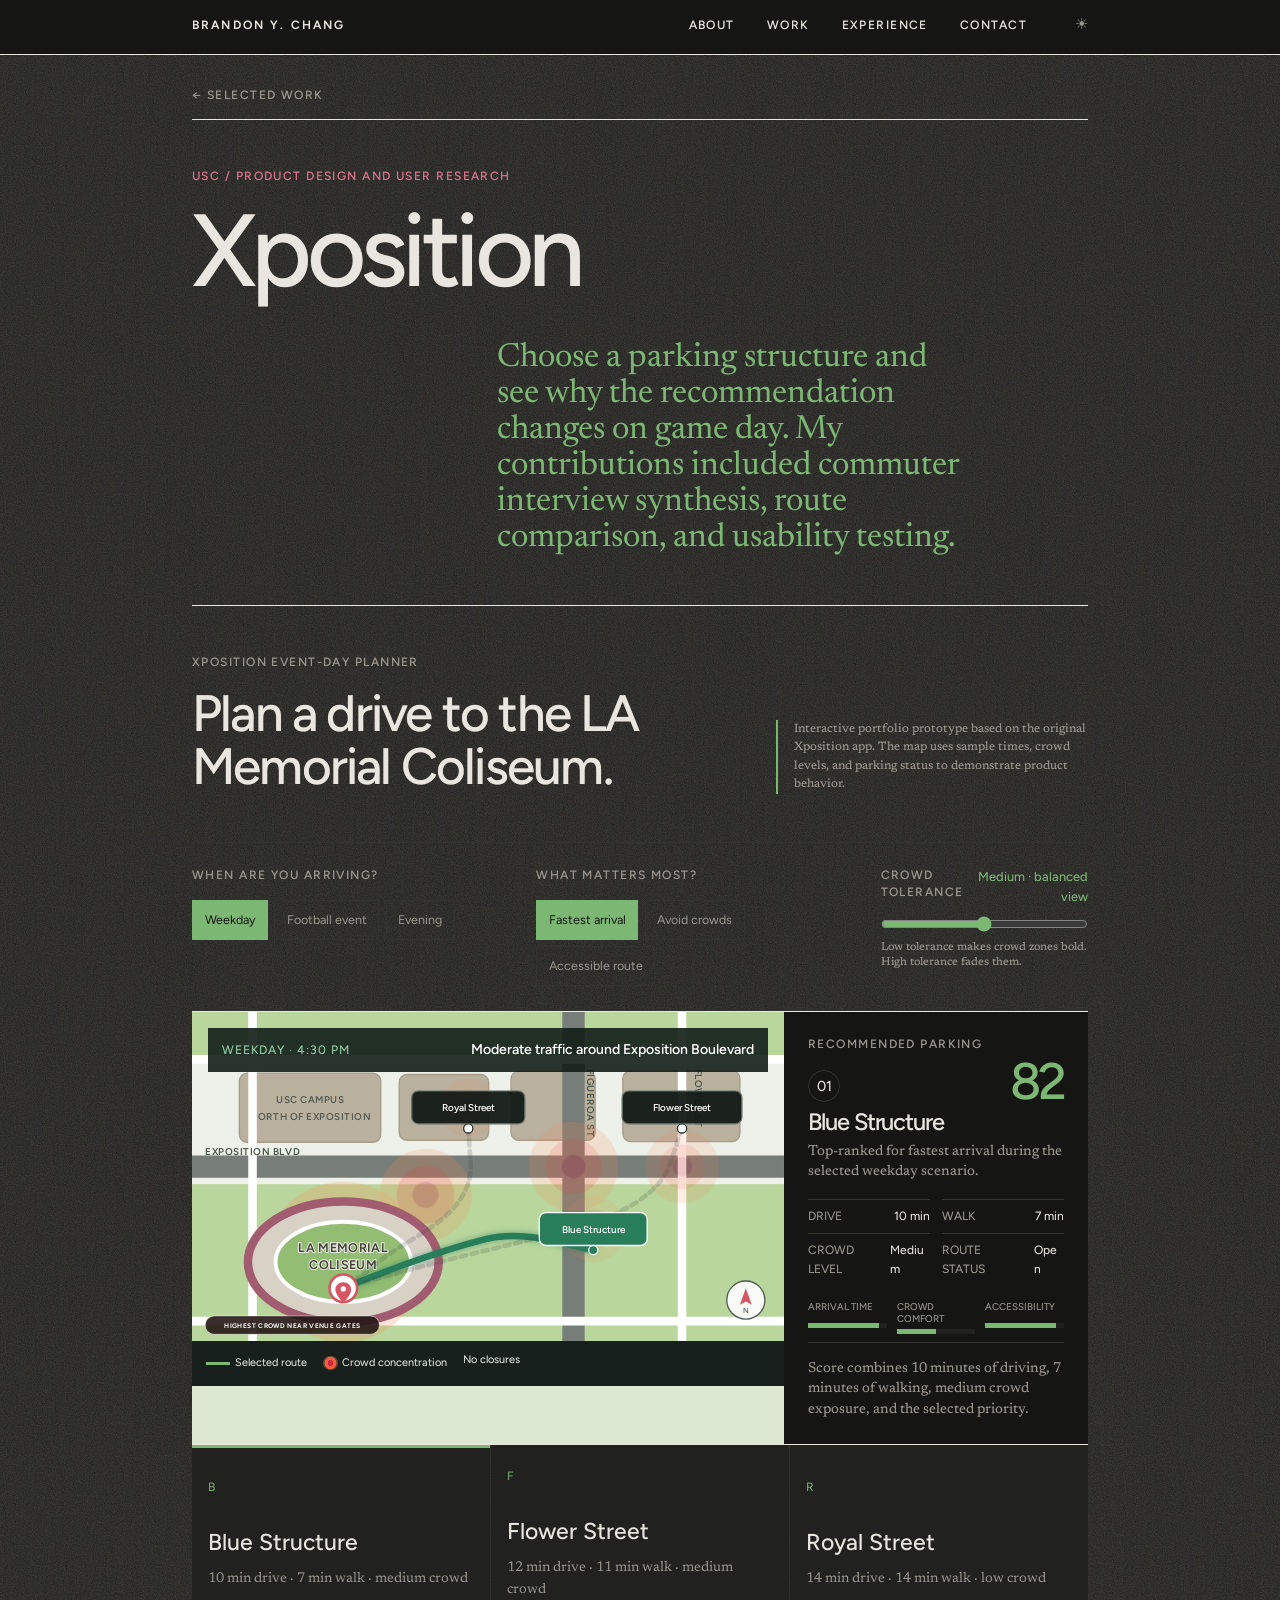
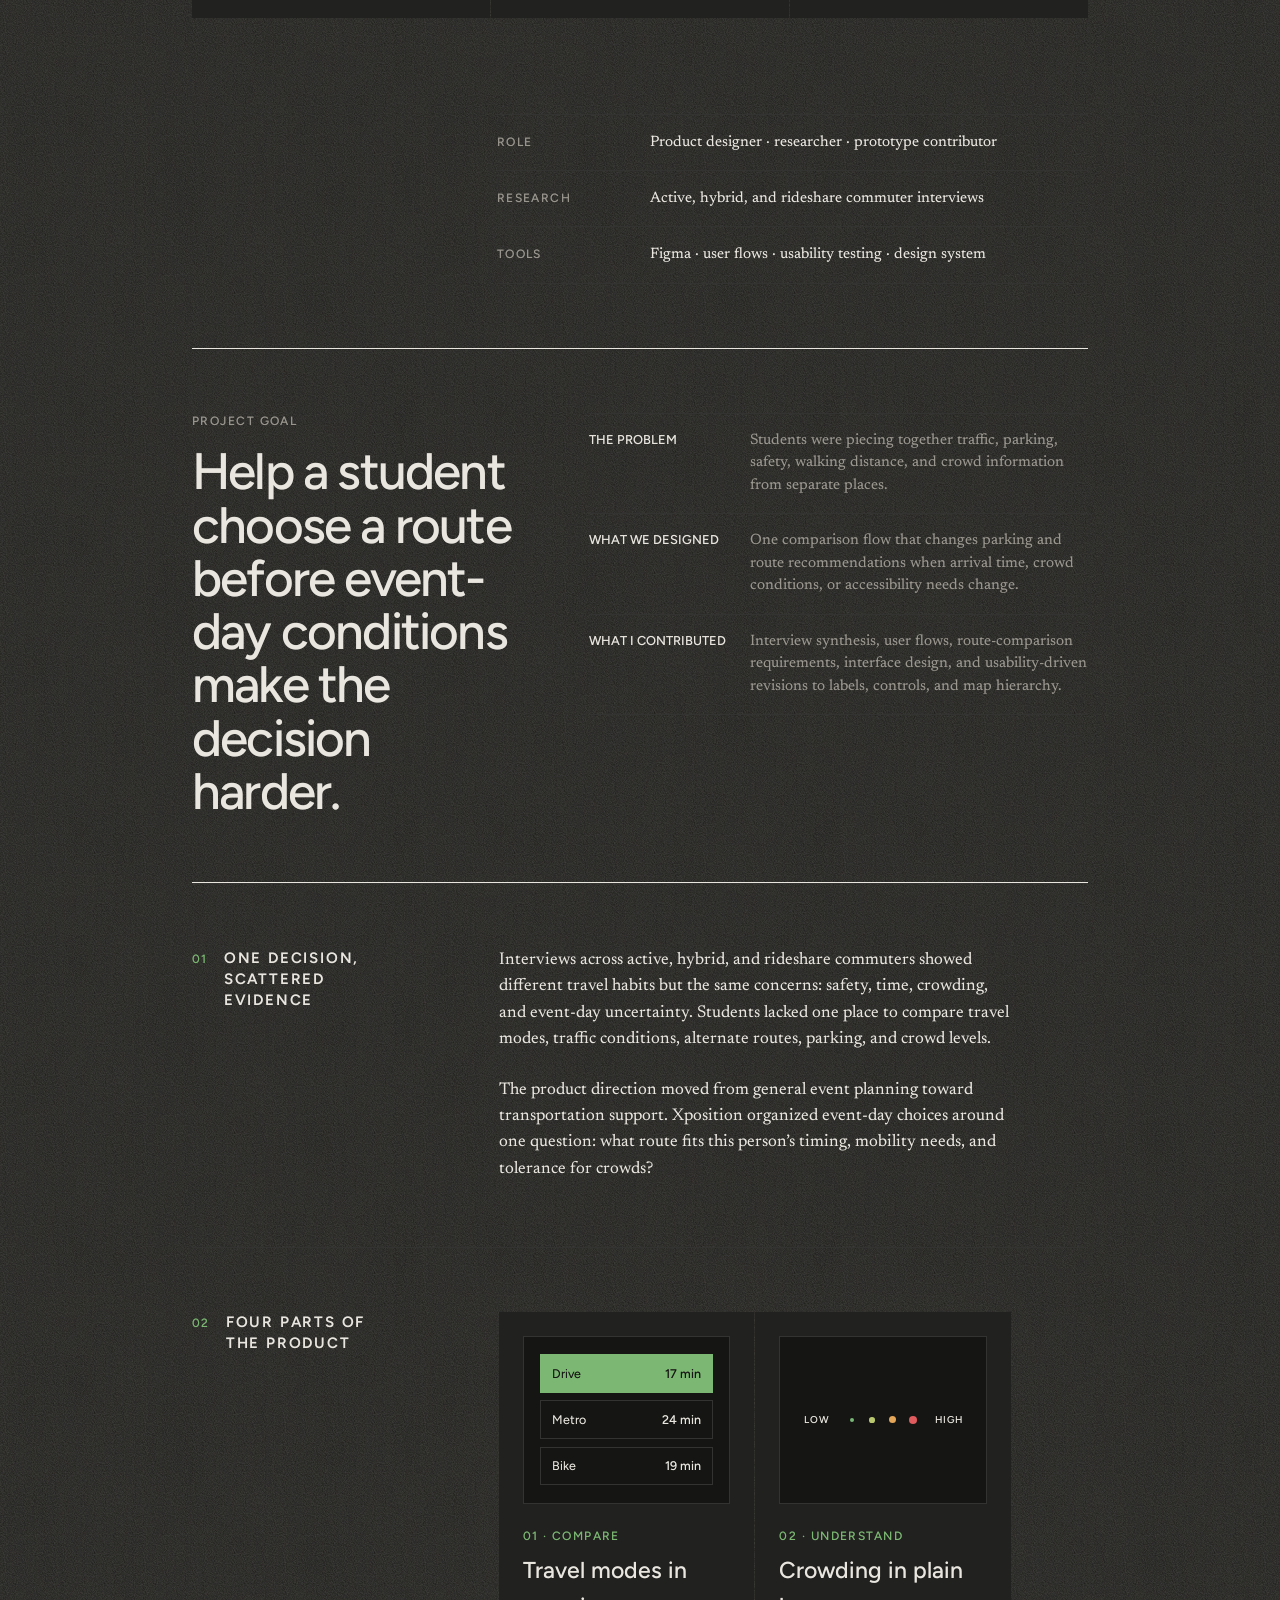
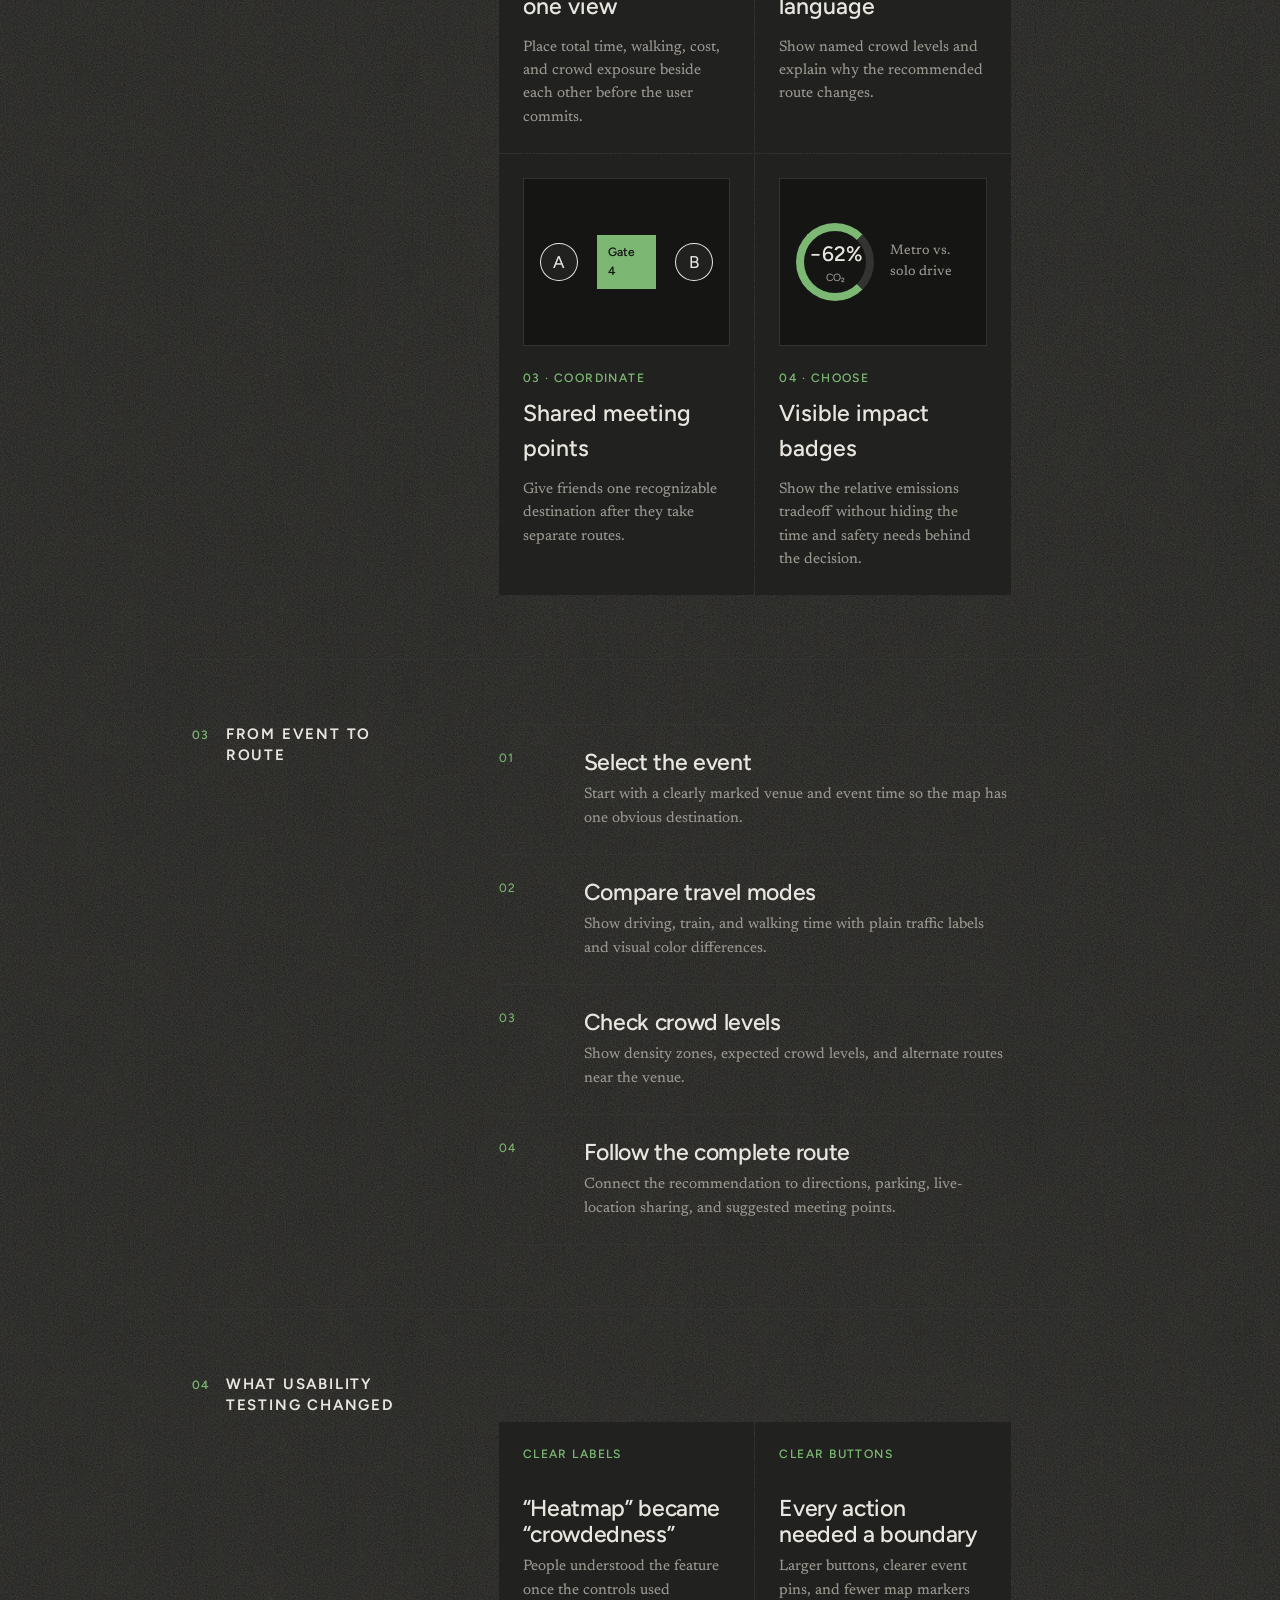
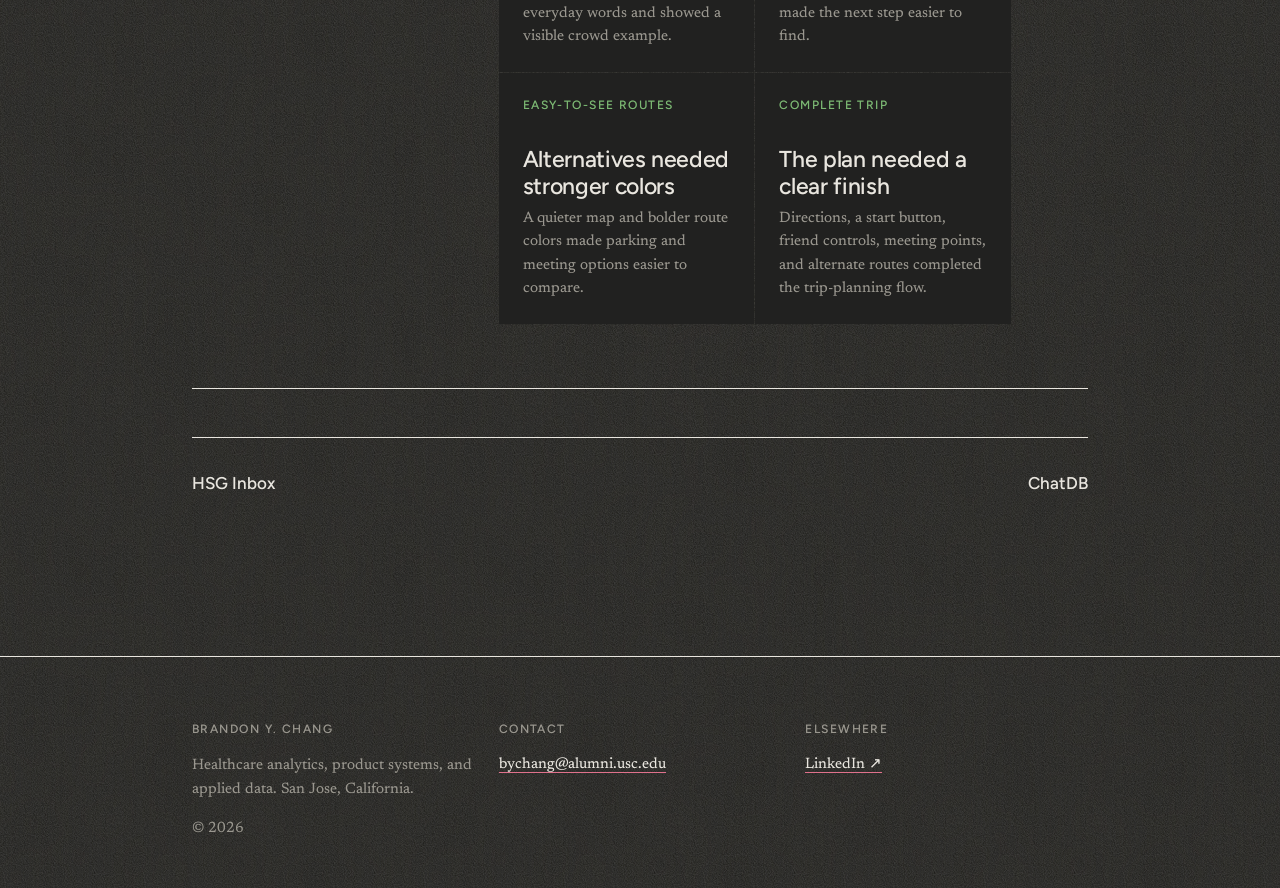
<file: usc-parking.html>
<!doctype html>
<html lang="en" data-theme="dark">
<head>
  <meta charset="utf-8">
  <meta name="viewport" content="width=device-width, initial-scale=1">
  <meta name="description" content="Xposition, an interactive USC event-day transportation concept for parking, crowd density, commute modes, alternate routes, and meeting points.">
  <title>Xposition USC Mobility | Brandon Y. Chang</title>
  <link rel="preconnect" href="https://fonts.googleapis.com">
  <link rel="preconnect" href="https://fonts.gstatic.com" crossorigin>
  <link href="https://fonts.googleapis.com/css2?family=Aboreto&family=Figtree:wght@400;500;600&family=Newsreader:opsz,wght@6..72,400;6..72,500&display=swap" rel="stylesheet">
  <link rel="stylesheet" href="styles.css?v=26">
  <script src="script.js?v=24" defer></script>
</head>
<body class="case-page parking-case"><div class="shell">
  <header class="masthead-bar"><div class="page"><div class="bar">
    <a href="index.html" class="wordmark">Brandon&nbsp;Y.&nbsp;Chang</a>
    <nav class="nav" aria-label="Primary navigation"><a href="index.html#about" class="nav-item">About</a><a href="index.html#work" class="nav-item">Work</a><a href="index.html#experience" class="nav-item">Experience</a><a href="index.html#contact" class="nav-item">Contact</a></nav>
    <button type="button" class="theme-toggle" aria-label="Switch to light mode" title="Switch to light mode"><span aria-hidden="true">☀</span></button>
    <button type="button" class="burger" aria-expanded="false" aria-controls="mobile-menu" aria-label="Open menu"><span class="bar-line" aria-hidden="true"></span><span class="bar-line" aria-hidden="true"></span></button>
  </div></div></header>
  <div id="mobile-menu" class="drawer" aria-hidden="true"><div class="page drawer-inner"><a href="index.html" class="drawer-link">Home</a><a href="index.html#about" class="drawer-link">About</a><a href="index.html#work" class="drawer-link">Work</a><a href="index.html#experience" class="drawer-link">Experience</a><a href="index.html#contact" class="drawer-link">Contact</a></div></div>
  <main><div class="page">
    <section class="case-intro">
      <div class="case-folio"><a class="label" href="index.html#work">← Selected work</a></div>
      <p class="label headnote">USC / Product design and user research</p>
      <h1 class="case-title"><span>Xposition</span></h1>
      <p class="case-tagline">Choose a parking structure and see why the recommendation changes on game day. My contributions included commuter interview synthesis, route comparison, and usability testing.</p>

    </section>

    <section id="planner" class="route-planner xposition-planner" aria-labelledby="route-planner-title">
      <div class="route-planner-head"><div><p class="label">Xposition event-day planner</p><h2 id="route-planner-title">Plan a drive to the LA Memorial Coliseum.</h2></div><p class="route-disclaimer">Interactive portfolio prototype based on the original Xposition app. The map uses sample times, crowd levels, and parking status to demonstrate product behavior.</p></div>
      <div class="route-controls">
        <fieldset><legend class="label">When are you arriving?</legend><div class="route-button-group"><button type="button" class="active" data-parking-condition="normal">Weekday</button><button type="button" data-parking-condition="event">Football event</button><button type="button" data-parking-condition="evening">Evening</button></div></fieldset>
        <fieldset><legend class="label">What matters most?</legend><div class="route-button-group"><button type="button" class="active" data-parking-priority="fastest">Fastest arrival</button><button type="button" data-parking-priority="crowd">Avoid crowds</button><button type="button" data-parking-priority="accessible">Accessible route</button></div></fieldset>
        <label class="crowd-control" for="crowd-tolerance"><span class="label">Crowd tolerance</span><output id="crowd-tolerance-output">Medium · balanced view</output><input id="crowd-tolerance" type="range" min="1" max="5" value="3" aria-describedby="crowd-tolerance-note"><small id="crowd-tolerance-note">Low tolerance makes crowd zones bold. High tolerance fades them.</small></label>
      </div>

      <div class="xposition-surface">
        <div class="xposition-map-wrap">
          <div class="map-status"><span id="map-condition-label">WEEKDAY · 4:30 PM</span><strong id="map-live-status">Moderate traffic around Exposition Boulevard</strong></div>
          <svg class="xposition-map condition-normal" id="xposition-map" viewBox="0 0 900 500" preserveAspectRatio="xMidYMid meet" role="img" aria-labelledby="xposition-map-title xposition-map-desc">
            <title id="xposition-map-title">Interactive Xposition parking map near the LA Memorial Coliseum</title>
            <desc id="xposition-map-desc">Three parking structures connect to the Coliseum with routes that change for weekday, football event, and evening conditions.</desc>
            <rect class="map-base" width="900" height="500"></rect>
            <g class="map-park">
              <path d="M0 262H900V500H0Z"></path>
              <path d="M0 0H900V72H0Z"></path>
            </g>
            <g class="map-building">
              <rect x="72" y="93" width="215" height="105" rx="12"></rect>
              <rect x="315" y="95" width="136" height="100" rx="12"></rect>
              <rect x="485" y="90" width="128" height="105" rx="12"></rect>
              <rect x="655" y="89" width="178" height="108" rx="12"></rect>
              <text x="180" y="138">USC CAMPUS</text><text x="180" y="164">NORTH OF EXPOSITION</text>
            </g>
            <g class="map-road">
              <path class="road-main" d="M0 235H900"></path>
              <path class="road-main" d="M580 0V500"></path>
              <path class="road-secondary" d="M745 0V500"></path>
              <path class="road-secondary" d="M92 0V500"></path>
              <path class="road-secondary" d="M0 72H900"></path>
              <path class="road-secondary" d="M0 470H900"></path>
              <text x="20" y="217">EXPOSITION BLVD</text><text x="600" y="86" transform="rotate(90 600 86)">FIGUEROA ST</text><text x="765" y="86" transform="rotate(90 765 86)">FLOWER ST</text>
            </g>
            <g class="crowd-heatmap" aria-hidden="true">
              <g class="crowd-hotspot hotspot-venue">
                <circle class="heat-outer" cx="230" cy="380" r="122"></circle><circle class="heat-mid" cx="230" cy="380" r="78"></circle><circle class="heat-core" cx="230" cy="380" r="42"></circle>
              </g>
              <g class="crowd-hotspot hotspot-expo-gate">
                <circle class="heat-outer" cx="355" cy="278" r="70"></circle><circle class="heat-mid" cx="355" cy="278" r="44"></circle><circle class="heat-core" cx="355" cy="278" r="20"></circle>
              </g>
              <g class="crowd-hotspot hotspot-fig-crossing">
                <circle class="heat-outer" cx="580" cy="235" r="68"></circle><circle class="heat-mid" cx="580" cy="235" r="42"></circle><circle class="heat-core" cx="580" cy="235" r="18"></circle>
              </g>
              <g class="crowd-hotspot hotspot-flower-crossing">
                <circle class="heat-outer" cx="745" cy="235" r="56"></circle><circle class="heat-mid" cx="745" cy="235" r="34"></circle><circle class="heat-core" cx="745" cy="235" r="15"></circle>
              </g>
              <g class="crowd-hotspot hotspot-blue-approach">
                <circle class="heat-outer" cx="610" cy="330" r="50"></circle><circle class="heat-mid" cx="610" cy="330" r="30"></circle><circle class="heat-core" cx="610" cy="330" r="13"></circle>
              </g>
              <g class="crowd-hotspot hotspot-royal-approach">
                <circle class="heat-outer" cx="420" cy="145" r="44"></circle><circle class="heat-mid" cx="420" cy="145" r="27"></circle><circle class="heat-core" cx="420" cy="145" r="12"></circle>
              </g>
            </g>
            <g class="map-landmark">
              <ellipse cx="230" cy="380" rx="145" ry="92"></ellipse>
              <ellipse class="stadium-field" cx="230" cy="380" rx="103" ry="61"></ellipse>
              <text x="230" y="365">LA MEMORIAL</text><text x="230" y="390">COLISEUM</text>
            </g>
            <g class="crowd-map-label" transform="translate(20 462)"><rect width="265" height="28" rx="14"></rect><text x="132.5" y="19">HIGHEST CROWD NEAR VENUE GATES</text></g>
            <g class="road-closure" id="parking-closure" aria-hidden="true">
              <line x1="505" y1="218" x2="548" y2="252"></line><line x1="548" y1="218" x2="505" y2="252"></line>
              <rect x="468" y="186" width="116" height="28" rx="14"></rect><text x="526" y="205">EVENT CLOSURE</text>
            </g>
            <g class="parking-routes">
              <path class="parking-route route-blue active" data-route-line="blue" d="M610 362 C555 350 500 332 448 345 S328 380 230 420"></path>
              <path class="parking-route route-flower" data-route-line="flower" d="M745 177 L725 236 C700 292 622 320 548 338 S350 385 230 420"></path>
              <path class="parking-route route-royal" data-route-line="royal" d="M420 177 L424 238 C420 300 360 330 315 358 S265 400 230 420"></path>
            </g>
            <g class="destination-pin" transform="translate(230 420)"><circle r="21"></circle><path d="M0-9C-7-9-12-4-12 2c0 9 12 20 12 20S12 11 12 2C12-4 7-9 0-9Z"></path><circle cy="1" r="4"></circle></g>
            <g class="structure-pin active" data-parking-choice="blue" role="button" tabindex="0" aria-label="Select Blue Structure" transform="translate(610 330)"><rect x="-82" y="-25" width="164" height="50" rx="10"></rect><text y="6">Blue Structure</text><circle class="structure-anchor" cy="32" r="7"></circle></g>
            <g class="structure-pin" data-parking-choice="flower" role="button" tabindex="0" aria-label="Select Flower Street Structure" transform="translate(745 145)"><rect x="-91" y="-25" width="182" height="50" rx="10"></rect><text y="6">Flower Street</text><circle class="structure-anchor" cy="32" r="7"></circle></g>
            <g class="structure-pin" data-parking-choice="royal" role="button" tabindex="0" aria-label="Select Royal Street Structure" transform="translate(420 145)"><rect x="-86" y="-25" width="172" height="50" rx="10"></rect><text y="6">Royal Street</text><circle class="structure-anchor" cy="32" r="7"></circle></g>
            <g class="map-compass" transform="translate(842 438)"><circle r="29"></circle><path d="M0-18L9 7 0 2-9 7Z"></path><text y="20">N</text></g>
          </svg>
          <div class="map-legend xposition-legend"><span><i></i>Selected route</span><span class="legend-crowd"><i></i>Crowd concentration</span><span id="map-change-summary">No closures</span></div>
        </div>

        <aside class="parking-choice-copy" aria-live="polite">
          <p class="label">Recommended parking</p>
          <div class="route-rank"><span id="parking-rank">01</span><strong id="parking-score">91</strong></div>
          <h2 id="parking-choice-title">Blue Structure</h2>
          <p id="parking-choice-body">The shortest combined drive and walk for a normal weekday arrival.</p>
          <dl><div><dt>Drive</dt><dd id="parking-drive">10 min</dd></div><div><dt>Walk</dt><dd id="parking-walk">7 min</dd></div><div><dt>Crowd level</dt><dd id="parking-traffic">Medium</dd></div><div><dt>Route status</dt><dd id="parking-status">Open</dd></div></dl>
          <div class="route-score-bars"><div><span>Arrival time</span><i><b id="parking-time-bar" style="width:92%"></b></i></div><div><span>Crowd comfort</span><i><b id="parking-crowd-bar" style="width:66%"></b></i></div><div><span>Accessibility</span><i><b id="parking-access-bar" style="width:90%"></b></i></div></div>
          <p class="route-source" id="parking-source">Based on route distance, weekday traffic, and the selected crowd tolerance.</p>
        </aside>
      </div>

      <div class="route-candidates" aria-label="Parking alternatives">
        <button type="button" class="active" data-parking-card="blue"><span>B</span><strong>Blue Structure</strong><small id="parking-card-blue">10 min drive · 7 min walk · medium crowd</small></button>
        <button type="button" data-parking-card="flower"><span>F</span><strong>Flower Street</strong><small id="parking-card-flower">12 min drive · 11 min walk · low crowd</small></button>
        <button type="button" data-parking-card="royal"><span>R</span><strong>Royal Street</strong><small id="parking-card-royal">14 min drive · 14 min walk · low crowd</small></button>
      </div>
    </section>

    <dl class="case-credits"><div><dt class="label">Role</dt><dd>Product designer · researcher · prototype contributor</dd></div><div><dt class="label">Research</dt><dd>Active, hybrid, and rideshare commuter interviews</dd></div><div><dt class="label">Tools</dt><dd>Figma · user flows · usability testing · design system</dd></div></dl>
    <section class="parking-objective" aria-labelledby="parking-objective-title">
      <div><p class="label">Project goal</p><h2 id="parking-objective-title">Help a student choose a route before event-day conditions make the decision harder.</h2></div>
      <div class="parking-objective-details"><p><strong>The problem</strong><span>Students were piecing together traffic, parking, safety, walking distance, and crowd information from separate places.</span></p><p><strong>What we designed</strong><span>One comparison flow that changes parking and route recommendations when arrival time, crowd conditions, or accessibility needs change.</span></p><p><strong>What I contributed</strong><span>Interview synthesis, user flows, route-comparison requirements, interface design, and usability-driven revisions to labels, controls, and map hierarchy.</span></p></div>
    </section>

    <section class="story-section">
      <div class="story-heading"><span class="label story-num">01</span><h2>One decision, scattered evidence</h2></div>
      <div class="story-copy prose"><p>Interviews across active, hybrid, and rideshare commuters showed different travel habits but the same concerns: safety, time, crowding, and event-day uncertainty. Students lacked one place to compare travel modes, traffic conditions, alternate routes, parking, and crowd levels.</p><p>The product direction moved from general event planning toward transportation support. Xposition organized event-day choices around one question: what route fits this person’s timing, mobility needs, and tolerance for crowds?</p></div>
    </section>

    <section class="story-section">
      <div class="story-heading"><span class="label story-num">02</span><h2>Four parts of the product</h2></div>
      <div class="story-copy">
        <div class="xposition-feature-grid" aria-label="Four Xposition product features">
          <article class="feature-mode"><div class="feature-demo"><span class="feature-route selected">Drive <strong>17 min</strong></span><span class="feature-route">Metro <strong>24 min</strong></span><span class="feature-route">Bike <strong>19 min</strong></span></div><p class="label">01 · Compare</p><h3>Travel modes in one view</h3><p>Place total time, walking, cost, and crowd exposure beside each other before the user commits.</p></article>
          <article class="feature-crowd"><div class="feature-demo crowd-scale" aria-label="Crowd intensity from low to high"><span class="crowd-scale-label">LOW</span><span class="crowd-scale-dots" aria-hidden="true"><i></i><i></i><i></i><i></i></span><strong class="crowd-scale-label">HIGH</strong></div><p class="label">02 · Understand</p><h3>Crowding in plain language</h3><p>Show named crowd levels and explain why the recommended route changes.</p></article>
          <article class="feature-meet"><div class="feature-demo"><span class="person-dot">A</span><span class="meet-line"></span><b>Gate 4</b><span class="meet-line"></span><span class="person-dot">B</span></div><p class="label">03 · Coordinate</p><h3>Shared meeting points</h3><p>Give friends one recognizable destination after they take separate routes.</p></article>
          <article class="feature-carbon"><div class="feature-demo"><span class="carbon-ring"><strong>−62%</strong><small>CO₂</small></span><p>Metro vs. solo drive</p></div><p class="label">04 · Choose</p><h3>Visible impact badges</h3><p>Show the relative emissions tradeoff without hiding the time and safety needs behind the decision.</p></article>
        </div>
      </div>
    </section>

    <section class="story-section">
      <div class="story-heading"><span class="label story-num">03</span><h2>From event to route</h2></div>
      <div class="story-copy"><ol class="process-list"><li><span>01</span><div><h3>Select the event</h3><p>Start with a clearly marked venue and event time so the map has one obvious destination.</p></div></li><li><span>02</span><div><h3>Compare travel modes</h3><p>Show driving, train, and walking time with plain traffic labels and visual color differences.</p></div></li><li><span>03</span><div><h3>Check crowd levels</h3><p>Show density zones, expected crowd levels, and alternate routes near the venue.</p></div></li><li><span>04</span><div><h3>Follow the complete route</h3><p>Connect the recommendation to directions, parking, live-location sharing, and suggested meeting points.</p></div></li></ol></div>
    </section>

    <section class="story-section story-close">
      <div class="story-heading"><span class="label story-num">04</span><h2>What usability testing changed</h2></div>
      <div class="story-copy"><div class="decision-grid"><article><p class="label">Clear labels</p><h3>“Heatmap” became “crowdedness”</h3><p>People understood the feature once the controls used everyday words and showed a visible crowd example.</p></article><article><p class="label">Clear buttons</p><h3>Every action needed a boundary</h3><p>Larger buttons, clearer event pins, and fewer map markers made the next step easier to find.</p></article><article><p class="label">Easy-to-see routes</p><h3>Alternatives needed stronger colors</h3><p>A quieter map and bolder route colors made parking and meeting options easier to compare.</p></article><article><p class="label">Complete trip</p><h3>The plan needed a clear finish</h3><p>Directions, a start button, friend controls, meeting points, and alternate routes completed the trip-planning flow.</p></article></div></div>
    </section>

    <nav class="project-nav case-nav" aria-label="Case study navigation"><a href="email-ticket-automation.html">HSG Inbox</a><a href="chatdb.html">ChatDB</a></nav>
  </div></main>
  <footer class="colophon" id="contact"><div class="page"><div class="grid footer-grid"><div class="c-4"><p class="label">Brandon Y. Chang</p><p class="colophon-note">Healthcare analytics, product systems, and applied data. San Jose, California.</p><p class="colophon-note">© 2026</p></div><div class="c-4"><p class="label">Contact</p><ul class="colophon-list"><li><a class="link" href="mailto:bychang@alumni.usc.edu">bychang@alumni.usc.edu</a></li></ul></div><div class="c-4"><p class="label">Elsewhere</p><ul class="colophon-list"><li><a class="link" href="https://www.linkedin.com/in/brandonychang" target="_blank" rel="noopener noreferrer">LinkedIn ↗</a></li></ul></div></div></div></footer>
</div></body>
</html>
</file>
<file: styles.css>
:root,
:root[data-theme="light"] {
  --green: #43713d;
  --carmine: #8f0a30;
  --ochre: #7a5e02;
  --paper: #f0f0f0;
  --paper-sunk: #e3e3e3;
  --ink: #14130f;
  --ink-muted: #6c6c6c;
  --rule: #d2d2d2;
  --rule-strong: #14130f;
  --accent: var(--green);
  --accent-alt: var(--carmine);
  --accent-third: var(--ochre);
  --font-grotesk: "Figtree", "Helvetica Neue", Helvetica, Arial, sans-serif;
  --font-serif: "Newsreader", "Times New Roman", Times, serif;
  --font-script: "Aboreto", "Marker Felt", cursive;
  --t--2: .688rem;
  --t--1: .75rem;
  --t-0: .9375rem;
  --t-1: 1.0625rem;
  --t-2: 1.4375rem;
  --t-3: 1.9375rem;
  --t-4: 2.5625rem;
  --t-5: 3.4375rem;
  --t-6: 4.5625rem;
  --t-7: 6.0625rem;
  --t-8: 8.0625rem;
  --t-9: 10.75rem;
  --t-page: clamp(var(--t-4), 7vw, var(--t-6));
  --lh-tight: .9;
  --lh-snug: 1.15;
  --lh-body: 1.55;
  --lh-ui: 1.4;
  --tr-display: -.035em;
  --tr-tight: -.015em;
  --tr-label: .12em;
  --tr-wide: .18em;
  --u: .5rem;
  --u2: 1rem;
  --u3: 1.5rem;
  --u4: 2rem;
  --u6: 3rem;
  --u8: 4rem;
  --u12: 6rem;
  --u16: 8rem;
  --cols: 12;
  --gutter: 1.5rem;
  --margin: 2in;
  --page-max: 1760px;
  --measure: 68ch;
  color-scheme: light;
}

/* V8 portfolio specificity and interactive prototypes */

.tracker-mini {
  align-items: center;
  display: flex;
  gap: .5rem;
  margin-top: var(--u6);
}

.tracker-mini span {
  border: 1px solid var(--rule);
  font-family: var(--font-grotesk);
  font-size: .65rem;
  letter-spacing: .08em;
  padding: .45rem .55rem;
}

.tracker-mini i {
  background: var(--case-accent);
  height: 1px;
  width: 2rem;
}

.portfolio-proof {
  border-block: 1px solid var(--rule-strong);
  display: grid;
  gap: var(--u8);
  grid-template-columns: .72fr 1.28fr;
  padding-block: var(--u12);
}

.portfolio-proof h2,
.dog-lab h2,
.route-planner h2 {
  font-family: var(--font-grotesk);
  font-size: clamp(var(--t-3), 4vw, var(--t-5));
  font-weight: 500;
  letter-spacing: var(--tr-display);
  line-height: 1.05;
  margin-top: var(--u2);
}

.proof-lines article {
  border-top: 1px solid var(--rule);
  display: grid;
  gap: var(--u2);
  grid-template-columns: 3rem 1fr 1.6fr;
  padding-block: var(--u3);
}

.proof-lines span,
.dog-notes article > span {
  color: var(--case-accent);
  font-family: var(--font-grotesk);
  font-size: var(--t--1);
  letter-spacing: var(--tr-label);
  text-transform: uppercase;
}

.proof-lines h3,
.dog-notes h3 {
  font-family: var(--font-grotesk);
  font-size: var(--t-2);
  font-weight: 500;
  line-height: 1.12;
}

.proof-lines p,
.dog-notes p {
  color: var(--ink-muted);
  font-size: var(--t-0);
}

.dog-live-demo .camera-actions { opacity: .8; }
.dog-keypoints i {
  background: #6de899;
  border: 2px solid #122018;
  border-radius: 50%;
  height: .72rem;
  left: var(--x);
  position: absolute;
  top: var(--y);
  transform: translate(-50%, -50%);
  transition: transform .3s ease;
  width: .72rem;
  z-index: 4;
}

.yard-marker {
  border: 2px solid #ff667d;
  border-radius: 50%;
  height: 3rem;
  left: 64%;
  opacity: 0;
  position: absolute;
  top: 68%;
  transform: scale(.4);
  transition: opacity .3s ease, transform .3s ease;
  width: 3rem;
  z-index: 5;
}

.yard-marker::before,
.yard-marker::after {
  background: #ff667d;
  content: "";
  left: 50%;
  position: absolute;
  top: 50%;
  transform: translate(-50%, -50%);
}

.yard-marker::before { height: 1px; width: 4rem; }
.yard-marker::after { height: 4rem; width: 1px; }

.dog-run-button {
  background: #72d58b;
  color: #101410;
  font-family: var(--font-grotesk);
  font-size: var(--t-0);
  margin-top: var(--u4);
  padding: .8rem 1rem;
  transition: transform .2s ease, background .2s ease;
}

.dog-run-button:hover,
.dog-run-button:focus-visible { background: #91e4a4; transform: translateY(-2px); }
.dog-confirmed .detection-box { border-color: #72d58b; }
.dog-confirmed .detection-box span { background: #72d58b; }
.dog-confirmed .yard-marker { opacity: 1; transform: scale(1); }
.dog-confirmed .dog-keypoints i { transform: translate(-50%, -50%) scale(1.35); }

.dog-lab {
  background: var(--paper-sunk);
  border-block: 1px solid var(--rule-strong);
  display: grid;
  gap: var(--u8);
  grid-template-columns: 1.15fr .85fr;
  margin-bottom: var(--u8);
  padding: var(--u6);
}

.dog-lab-copy > p:not(.label) {
  color: var(--ink-muted);
  margin-top: var(--u3);
  max-width: 58ch;
}

.dog-sliders { display: grid; gap: var(--u3); margin-top: var(--u6); }
.dog-sliders label {
  display: grid;
  font-family: var(--font-grotesk);
  gap: var(--u);
  grid-template-columns: 1fr auto;
}

.dog-sliders input {
  accent-color: var(--case-accent);
  grid-column: 1 / -1;
  width: 100%;
}

.dog-sliders output { color: var(--case-accent); }
.dog-condition-buttons,
.route-button-group { display: flex; flex-wrap: wrap; gap: .4rem; margin-top: var(--u4); }

.dog-condition-buttons button,
.route-button-group button {
  border: 1px solid var(--rule);
  color: var(--ink-muted);
  font-family: var(--font-grotesk);
  font-size: .78rem;
  padding: .58rem .72rem;
}

.dog-condition-buttons button.active,
.route-button-group button.active {
  background: var(--case-accent);
  border-color: var(--case-accent);
  color: var(--paper);
}

.dog-lab-result {
  background: #171a18;
  color: #f1f3f1;
  min-height: 25rem;
  padding: var(--u4);
}

.dog-lab-result > strong {
  color: #72d58b;
  display: block;
  font-family: var(--font-grotesk);
  font-size: clamp(var(--t-3), 5vw, var(--t-5));
  font-weight: 500;
  margin-top: var(--u3);
}

.dog-gauge { background: #343936; height: .55rem; margin-block: var(--u4); }
.dog-gauge i { background: #72d58b; display: block; height: 100%; transition: width .25s ease; width: 78%; }
.dog-lab-result dl > div { border-top: 1px solid #3c423e; display: flex; justify-content: space-between; padding-block: var(--u); }
.dog-lab-result dt { color: #aeb5b0; font-family: var(--font-grotesk); font-size: var(--t--1); }
.dog-lab-result dd { font-family: var(--font-grotesk); }
.dog-lab-result > p { color: #aeb5b0; font-size: var(--t-0); margin-top: var(--u4); }

.pose-dot {
  background: #72d58b;
  border: 2px solid var(--paper);
  border-radius: 50%;
  height: .8rem;
  position: absolute;
  width: .8rem;
  z-index: 6;
}

.pose-dot.p1 { left: 35%; top: 36%; }
.pose-dot.p2 { left: 48%; top: 40%; }
.pose-dot.p3 { left: 60%; top: 45%; }
.pose-dot.p4 { left: 71%; top: 35%; }
.pose-dot.p5 { left: 80%; top: 29%; }
.pose-dot.p6 { left: 90%; top: 24%; }

.dog-notes {
  display: grid;
  gap: 1px;
  grid-template-columns: repeat(2, minmax(0, 1fr));
}

.dog-notes article { background: var(--paper-sunk); min-height: 17rem; padding: var(--u3); }
.dog-notes h3 { margin-top: var(--u6); }
.dog-notes p { margin-top: var(--u2); }
.dog-method-note { color: var(--ink-muted); font-size: var(--t--1); margin-top: var(--u3); }

.route-planner {
  border-top: 1px solid var(--rule-strong);
  margin-bottom: var(--u12);
  padding-top: var(--u6);
}

.route-planner-head {
  align-items: end;
  display: grid;
  gap: var(--u8);
  grid-template-columns: 1.25fr .75fr;
}

.route-disclaimer {
  border-left: 2px solid var(--case-accent);
  color: var(--ink-muted);
  font-size: var(--t--1);
  padding-left: var(--u2);
}

.route-controls {
  border-block: 1px solid var(--rule);
  display: grid;
  gap: var(--u6);
  grid-template-columns: repeat(2, minmax(0, 1fr));
  margin-top: var(--u6);
  padding-block: var(--u3);
}

.route-controls fieldset { border: 0; padding: 0; }
.route-button-group { margin-top: var(--u2); }

.parking-choice { margin-bottom: 0; }
.parking-choice-map > .route-line { border-color: var(--rule-strong); opacity: .25; transition: border-color .25s ease, opacity .25s ease, filter .25s ease; }
.parking-choice-map > .route-line.active { border-color: var(--case-accent); filter: drop-shadow(0 0 6px color-mix(in srgb, var(--case-accent) 60%, transparent)); opacity: 1; }
.route-a { left: 18%; top: 25%; transform: rotate(32deg); width: 38%; }
.route-b { left: 55%; top: 51%; transform: rotate(31deg); width: 31%; }
.route-c { left: 18%; top: 74%; transform: rotate(-28deg); width: 39%; }
.pin-a { left: 8%; top: 15%; }
.pin-b { bottom: 13%; right: 5%; }
.pin-c { bottom: 8%; left: 7%; }

.map-legend {
  bottom: var(--u2);
  color: var(--ink-muted);
  display: flex;
  font-family: var(--font-grotesk);
  font-size: .68rem;
  gap: var(--u2);
  left: 38%;
  position: absolute;
  z-index: 5;
}

.map-legend span:first-child { align-items: center; display: flex; gap: .3rem; }
.map-legend span:first-child i { background: var(--case-accent); height: 3px; width: 1.5rem; }

.route-rank {
  align-items: end;
  display: flex;
  justify-content: space-between;
  margin-top: var(--u4);
}

.route-rank span {
  border: 1px solid var(--rule);
  border-radius: 50%;
  display: grid;
  font-family: var(--font-grotesk);
  height: 2.5rem;
  place-items: center;
  width: 2.5rem;
}

.route-rank strong {
  color: var(--case-accent);
  font-family: var(--font-grotesk);
  font-size: clamp(var(--t-4), 6vw, var(--t-6));
  font-weight: 500;
  letter-spacing: -.06em;
  line-height: .8;
}

.route-score-bars { margin-top: var(--u4); }
.route-score-bars > div { display: grid; gap: .45rem; margin-top: var(--u2); }
.route-score-bars span { color: var(--ink-muted); font-family: var(--font-grotesk); font-size: .68rem; text-transform: uppercase; }
.route-score-bars i { background: var(--paper-sunk); height: .35rem; }
.route-score-bars b { background: var(--case-accent); display: block; height: 100%; transition: width .3s ease; }

.route-candidates {
  display: grid;
  gap: 1px;
  grid-template-columns: repeat(3, minmax(0, 1fr));
}

.route-candidates button {
  background: var(--paper-sunk);
  border-top: 3px solid transparent;
  min-height: 10rem;
  padding: var(--u2);
  text-align: left;
  transition: background .2s ease, border-color .2s ease;
}

.route-candidates button.active { border-color: var(--case-accent); }
.route-candidates button:hover { background: color-mix(in srgb, var(--case-accent) 10%, var(--paper-sunk)); }
.route-candidates span { color: var(--case-accent); font-family: var(--font-grotesk); font-size: var(--t--1); }
.route-candidates strong { display: block; font-family: var(--font-grotesk); font-size: var(--t-2); font-weight: 500; margin-top: var(--u3); }
.route-candidates small { color: var(--ink-muted); display: block; margin-top: var(--u); }

@media (max-width: 900px) {
  .portfolio-proof,
  .dog-lab,
  .route-planner-head { grid-template-columns: 1fr; }
  .proof-lines article { grid-template-columns: 2.5rem 1fr; }
  .proof-lines p { grid-column: 2; }
  .map-legend { left: var(--u2); }
}

@media (max-width: 600px) {
  .dog-lab { padding: var(--u3); }
  .dog-notes,
  .route-controls,
  .route-candidates { grid-template-columns: 1fr; }
  .dog-notes article { min-height: 12rem; }
  .route-controls { gap: var(--u3); }
  .map-legend { align-items: flex-start; flex-direction: column; }
}

.route-planner .parking-choice { margin-bottom: 0; }
.dog-live-demo:not(.dog-confirmed):hover .detection-box { border-color: #f4ca4b; }
.dog-live-demo:not(.dog-confirmed):hover .detection-box span { background: #f4ca4b; font-size: .65rem; }
.dog-live-demo:not(.dog-confirmed):hover .detection-box span::after { content: none; }
.dog-live-demo:not(.dog-confirmed):hover .camera-actions { opacity: .8; }

:root[data-theme="dark"] {
  --green: #7cb873;
  --carmine: #e0718c;
  --ochre: #d4ad33;
  --paper: #151513;
  --paper-sunk: #212120;
  --ink: #e9e6df;
  --ink-muted: #9a978f;
  --rule: #333331;
  --rule-strong: #e9e6df;
  color-scheme: dark;
}

@media (max-width: 1200px) {
  :root {
    --margin: 1in;
  }
}

@media (max-width: 900px) {
  :root {
    --cols: 6;
    --gutter: 1rem;
    --margin: 1.25rem;
  }
}

*,
*::before,
*::after {
  box-sizing: border-box;
  margin: 0;
  padding: 0;
}

html {
  background: var(--paper);
  font-size: 16px;
  scroll-behavior: smooth;
  scroll-padding-top: var(--u12);
}

body {
  -webkit-font-smoothing: antialiased;
  -moz-osx-font-smoothing: grayscale;
  background-color: var(--paper);
  background-image:
    url("data:image/svg+xml;utf8,<svg xmlns='http://www.w3.org/2000/svg' width='340' height='1200'><filter id='s'><feTurbulence type='fractalNoise' baseFrequency='0.96 0.004' numOctaves='2' stitchTiles='stitch'/><feColorMatrix values='0 0 0 0 0.10  0 0 0 0 0.09  0 0 0 0 0.07  0 0 0 0.058 0'/></filter><rect width='100%25' height='100%25' filter='url(%23s)'/></svg>"),
    url("data:image/svg+xml;utf8,<svg xmlns='http://www.w3.org/2000/svg' width='140' height='140'><filter id='f'><feTurbulence type='fractalNoise' baseFrequency='0.9' numOctaves='3' stitchTiles='stitch'/><feColorMatrix values='0 0 0 0 0.09  0 0 0 0 0.08  0 0 0 0 0.06  0 0 0 0.116 0'/></filter><rect width='100%25' height='100%25' filter='url(%23f)'/></svg>"),
    url("data:image/svg+xml;utf8,<svg xmlns='http://www.w3.org/2000/svg' width='420' height='420'><filter id='m'><feTurbulence type='fractalNoise' baseFrequency='0.014' numOctaves='2' stitchTiles='stitch'/><feColorMatrix values='0 0 0 0 0.10  0 0 0 0 0.09  0 0 0 0 0.07  0 0 0 0.064 0'/></filter><rect width='100%25' height='100%25' filter='url(%23m)'/></svg>"),
    url("data:image/svg+xml;utf8,<svg xmlns='http://www.w3.org/2000/svg' width='140' height='140'><filter id='r'><feTurbulence type='fractalNoise' baseFrequency='0.9' numOctaves='3' stitchTiles='stitch'/><feColorMatrix values='0 0 0 0 1  0 0 0 0 1  0 0 0 0 1  0 0 0 0.18 0'/></filter><rect width='100%25' height='100%25' filter='url(%23r)'/></svg>");
  background-position: 0 0, 0 0, 0 0, 1px 1px;
  background-repeat: repeat;
  background-size: 340px 1200px, 140px 140px, 420px 420px, 140px 140px;
  color: var(--ink);
  font-family: var(--font-serif);
  font-size: var(--t-1);
  font-synthesis-weight: none;
  line-height: var(--lh-body);
  min-width: 320px;
  text-shadow: 0 0 .63px color-mix(in srgb, currentColor 34%, transparent);
}

button {
  background: none;
  border: 0;
  color: inherit;
  cursor: pointer;
  font: inherit;
}

ul,
ol {
  list-style: none;
}

a {
  color: inherit;
}

::selection {
  background: var(--accent);
  color: var(--paper);
}

:focus-visible {
  outline: 2px solid var(--accent);
  outline-offset: 3px;
}

.shell {
  display: flex;
  flex-direction: column;
  min-height: 100vh;
}

main {
  flex: 1;
}

.page {
  margin-inline: auto;
  max-width: var(--page-max);
  padding-inline: var(--margin);
  width: 100%;
}

.grid {
  column-gap: var(--gutter);
  display: grid;
  grid-template-columns: repeat(var(--cols), minmax(0, 1fr));
  row-gap: 0;
}

.grid-rows {
  row-gap: var(--u6);
}

.c-3 { grid-column-end: span 3; }
.c-4 { grid-column-end: span 4; }
.c-7 { grid-column-end: span 7; }
.c-9 { grid-column-end: span 9; }
.start-5 { grid-column-start: 5; }
.start-6 { grid-column-start: 6; }
.start-10 { grid-column-start: 10; }

.label {
  color: var(--ink-muted);
  font-family: var(--font-grotesk);
  font-size: var(--t--1);
  font-weight: 500;
  letter-spacing: var(--tr-label);
  line-height: var(--lh-ui);
  text-transform: uppercase;
}

.label-ink {
  color: var(--ink);
}

.caption {
  color: var(--ink-muted);
  font-family: var(--font-grotesk);
  font-size: var(--t--1);
  letter-spacing: .02em;
  line-height: var(--lh-ui);
}

.masthead-bar {
  background: var(--paper);
  border-bottom: 1px solid var(--rule-strong);
  position: sticky;
  top: 0;
  z-index: 100;
}

.bar {
  align-items: baseline;
  display: flex;
  gap: var(--u6);
  justify-content: space-between;
  padding-block: var(--u2);
}

.wordmark {
  color: var(--ink);
  font-family: var(--font-grotesk);
  font-size: var(--t--1);
  font-weight: 600;
  letter-spacing: var(--tr-wide);
  text-decoration: none;
  text-transform: uppercase;
  white-space: nowrap;
}

.nav {
  display: flex;
  gap: var(--u4);
  margin-left: auto;
}

.nav-item {
  align-items: baseline;
  border-bottom: 1px solid transparent;
  color: var(--ink);
  display: flex;
  font-family: var(--font-grotesk);
  font-size: var(--t--1);
  font-weight: 500;
  letter-spacing: var(--tr-label);
  padding-bottom: 2px;
  text-decoration: none;
  text-transform: uppercase;
  transition: border-color .15s ease, color .15s ease;
}

.nav-item:hover {
  border-bottom-color: var(--ink);
}

.theme-toggle {
  color: var(--ink-muted);
  font-size: var(--t-0);
  line-height: 1;
  transition: color .15s ease;
}

.theme-toggle:hover {
  color: var(--accent-alt);
}

.burger,
.drawer {
  display: none;
}

.masthead {
  display: flex;
  flex-direction: column;
  justify-content: flex-start;
  min-height: calc(100dvh - 3.5rem);
  padding-block: var(--u6) var(--u8);
}

.headnote {
  color: var(--accent-alt);
  display: block;
  margin-bottom: var(--u3);
}

.masthead-grid {
  align-items: start;
  container-type: inline-size;
}

.statement {
  font-family: var(--font-grotesk);
  font-size: clamp(var(--t-6), 8.5cqw, var(--t-7));
  font-weight: 500;
  letter-spacing: var(--tr-display);
  line-height: var(--lh-tight);
  text-wrap: pretty;
}

.identity-card {
  align-self: stretch;
  aspect-ratio: 3 / 4;
  background: var(--paper-sunk);
  border: 1px solid var(--rule);
  color: var(--ink);
  display: flex;
  flex-direction: column;
  font-family: var(--font-grotesk);
  justify-content: space-between;
  min-height: 22rem;
  padding: var(--u3);
}

.identity-mark {
  color: var(--accent-alt);
  font-family: var(--font-script);
  font-size: clamp(var(--t-4), 5vw, var(--t-6));
  letter-spacing: -.08em;
  line-height: 1;
}

.identity-card p {
  font-size: var(--t--1);
  font-weight: 500;
  letter-spacing: var(--tr-label);
  line-height: var(--lh-ui);
  text-transform: uppercase;
}

.identity-school {
  border-top: 1px solid var(--rule-strong);
  margin-top: var(--u2);
  padding-top: var(--u2);
}

.scroll-cue {
  margin-top: auto;
  padding-top: var(--u8);
}

.section {
  border-top: 1px solid var(--rule-strong);
  padding-block: var(--u8) var(--u12);
}

.section-head {
  column-gap: var(--gutter);
  display: grid;
  grid-template-columns: repeat(var(--cols), minmax(0, 1fr));
  padding-bottom: var(--u6);
}

.section-head .label:first-child {
  color: var(--paper);
  grid-column: span 5;
  justify-self: start;
  padding: .35em .6em .3em;
}

.section:nth-of-type(3n + 2) .section-head .label:first-child {
  background: var(--accent);
}

.section:nth-of-type(3n + 3) .section-head .label:first-child {
  background: var(--accent-alt);
}

.section:nth-of-type(3n + 1) .section-head .label:first-child {
  background: var(--accent-third);
}

.title {
  font-family: var(--font-grotesk);
  font-size: var(--t-page);
  font-weight: 600;
  letter-spacing: var(--tr-display);
  line-height: var(--lh-tight);
  text-transform: uppercase;
}

.section-title {
  margin-bottom: var(--u6);
}

.prose {
  max-width: var(--measure);
}

.prose p {
  font-family: var(--font-serif);
  font-size: var(--t-1);
  line-height: var(--lh-body);
  text-wrap: pretty;
}

.prose p + p {
  margin-top: var(--u3);
}

.record,
.toolkit {
  margin-top: var(--u12);
}

.record-label {
  margin-bottom: var(--u3);
}

.data {
  border: 1px solid var(--rule-strong);
  display: grid;
  grid-template-columns: repeat(4, minmax(0, 1fr));
}

.data-row {
  border-left: 1px solid var(--rule);
  border-top: 1px solid var(--rule);
  padding: var(--u3);
}

.data-row:nth-child(-n + 4) {
  border-top: 0;
}

.data-row:nth-child(4n + 1) {
  border-left: 0;
}

.data-row:last-child:nth-child(4n + 1) {
  grid-column: span 4;
}

.data-row:last-child:nth-child(4n + 2) {
  grid-column: span 3;
}

.data-row:last-child:nth-child(4n + 3) {
  grid-column: span 2;
}

.data-figure {
  font-family: var(--font-grotesk);
  font-size: var(--t-3);
  font-variant-numeric: tabular-nums;
  font-weight: 600;
  letter-spacing: var(--tr-display);
  line-height: 1;
}

.data-label {
  color: var(--ink-muted);
  font-family: var(--font-serif);
  font-size: var(--t-0);
  line-height: var(--lh-body);
  margin-top: var(--u2);
  max-width: 34ch;
}

.record-toggle {
  display: none;
}

.tool-row {
  display: flex;
  gap: var(--u4);
  margin-top: var(--u4);
  overflow-x: auto;
  overscroll-behavior-x: contain;
  padding-bottom: var(--u2);
  scrollbar-width: none;
}

.tool-row::-webkit-scrollbar {
  display: none;
}

.tool-row li {
  border-bottom: 1px solid var(--rule-strong);
  flex: 0 0 auto;
  font-family: var(--font-grotesk);
  font-size: var(--t-1);
  font-weight: 500;
  letter-spacing: var(--tr-tight);
  padding-bottom: var(--u);
}

.tool-row li:hover {
  color: var(--accent-alt);
}

.tool-hint {
  margin-top: var(--u2);
}

.tool-groups {
  border: 1px solid var(--rule-strong);
  display: grid;
  grid-template-columns: repeat(2, minmax(0, 1fr));
  margin-top: var(--u4);
}

.tool-groups article { min-height: 9rem; padding: var(--u3); }
.tool-groups article:nth-child(even) { border-left: 1px solid var(--rule); }
.tool-groups article:nth-child(n + 3) { border-top: 1px solid var(--rule); }
.tool-groups span { color: var(--accent-alt); font-family: var(--font-grotesk); font-size: .82rem; letter-spacing: .06em; text-transform: uppercase; }
.tool-groups p { font-family: var(--font-grotesk); font-size: var(--t-1); line-height: 1.55; margin-top: var(--u2); }

.index {
  border-top: 1px solid var(--rule);
}

.index-row {
  align-items: baseline;
  border-bottom: 1px solid var(--rule);
  color: inherit;
  column-gap: var(--gutter);
  display: grid;
  grid-template-columns: repeat(var(--cols), minmax(0, 1fr));
  padding-block: var(--u4);
  text-decoration: none;
  transition: background-color .18s ease, padding-inline .18s ease;
}

a.index-row:hover {
  background: var(--paper-sunk);
  padding-inline: var(--u2);
}

.index-num {
  color: var(--ink-muted);
  font-family: var(--font-grotesk);
  font-size: var(--t--1);
  font-variant-numeric: tabular-nums;
  font-weight: 500;
  grid-column: 1 / 2;
  letter-spacing: var(--tr-label);
}

.index-name {
  font-family: var(--font-grotesk);
  font-size: var(--t-2);
  font-weight: 500;
  grid-column: 2 / 6;
  letter-spacing: var(--tr-tight);
  line-height: var(--lh-snug);
}

.index-desc {
  color: var(--ink-muted);
  font-family: var(--font-serif);
  font-size: var(--t-0);
  grid-column: 6 / 10;
  line-height: var(--lh-body);
}

.index-meta {
  color: var(--ink-muted);
  font-family: var(--font-grotesk);
  font-size: var(--t--1);
  grid-column: 10 / 12;
  letter-spacing: var(--tr-label);
  text-align: right;
  text-transform: uppercase;
}

.index-arrow {
  color: var(--accent-alt);
  font-family: var(--font-grotesk);
  font-size: var(--t-0);
  grid-column: 12 / -1;
  justify-self: end;
  opacity: 0;
  transform: translateX(-4px);
  transition: opacity .18s ease, transform .18s ease;
}

a.index-row:hover .index-arrow {
  opacity: 1;
  transform: translateX(0);
}

.case-study-index {
  margin-top: var(--u8);
}

.case-study-index .index-desc {
  grid-column: 6 / 11;
}

.case-study-index .index-meta {
  grid-column: 11 / -1;
}

.register {
  border-top: 1px solid var(--rule-strong);
}

.register-item {
  border-bottom: 1px solid var(--rule);
  column-gap: var(--u3);
  display: grid;
  grid-template-columns: auto 1fr;
  padding-block: var(--u3);
  row-gap: 2px;
  text-align: left;
  transition: color .15s ease;
  width: 100%;
}

.register-num {
  color: var(--ink-muted);
  font-family: var(--font-grotesk);
  font-size: var(--t--1);
  font-variant-numeric: tabular-nums;
  grid-row: span 2;
  letter-spacing: var(--tr-label);
  padding-top: .3em;
}

.register-name {
  font-family: var(--font-grotesk);
  font-size: var(--t-2);
  font-weight: 500;
  letter-spacing: var(--tr-tight);
  line-height: var(--lh-snug);
}

.register-role {
  color: var(--ink-muted);
  font-family: var(--font-serif);
  font-size: var(--t-0);
}

.register-item:hover .register-name {
  color: var(--accent-alt);
}

.register-item.active .register-name,
.register-item.active .register-num {
  color: var(--accent);
}

.principle-copy {
  align-self: start;
  font-family: var(--font-serif);
  font-size: var(--t-2);
  letter-spacing: -.005em;
  line-height: 1.4;
  min-height: 10rem;
  text-wrap: pretty;
}

.principle-label {
  color: var(--ink-muted);
  display: block;
  margin-top: var(--u4);
}

.project-hero {
  border-bottom: 1px solid var(--rule-strong);
  padding-block: var(--u8) var(--u12);
}

.project-back {
  display: inline-block;
  margin-bottom: var(--u8);
  text-decoration: none;
}

.project-back:hover {
  color: var(--accent-alt);
}

.project-title {
  max-width: 10ch;
}

.project-lead {
  font-family: var(--font-serif);
  font-size: var(--t-2);
  grid-column: 6 / 11;
  line-height: 1.4;
  margin-top: var(--u8);
  text-wrap: pretty;
}

.project-facts {
  border-top: 1px solid var(--rule);
  display: grid;
  grid-column: 6 / -1;
  grid-template-columns: repeat(3, minmax(0, 1fr));
  margin-top: var(--u8);
}

.project-fact {
  border-bottom: 1px solid var(--rule);
  min-height: 8rem;
  padding: var(--u3) var(--u3) var(--u3) 0;
}

.project-fact + .project-fact {
  border-left: 1px solid var(--rule);
  padding-left: var(--u3);
}

.project-fact p:last-child {
  font-family: var(--font-grotesk);
  font-size: var(--t-0);
  line-height: var(--lh-ui);
  margin-top: var(--u2);
}

.project-blocks {
  border-top: 1px solid var(--rule);
  grid-column: 5 / -1;
}

.project-block {
  border-bottom: 1px solid var(--rule);
  display: grid;
  grid-template-columns: repeat(8, minmax(0, 1fr));
  column-gap: var(--gutter);
  padding-block: var(--u4);
}

.project-block h3 {
  font-family: var(--font-grotesk);
  font-size: var(--t-2);
  font-weight: 500;
  grid-column: 1 / 4;
  letter-spacing: var(--tr-tight);
  line-height: var(--lh-snug);
}

.project-block-copy {
  color: var(--ink-muted);
  font-family: var(--font-serif);
  font-size: var(--t-0);
  grid-column: 4 / -1;
  line-height: var(--lh-body);
}

.project-block-copy p + p {
  margin-top: var(--u2);
}

.project-outcomes {
  grid-column: 5 / -1;
}

.project-nav {
  border-top: 1px solid var(--rule-strong);
  display: grid;
  grid-template-columns: 1fr 1fr;
  margin-top: var(--u8);
}

.project-nav a {
  font-family: var(--font-grotesk);
  font-size: var(--t-1);
  font-weight: 500;
  padding-block: var(--u4);
  text-decoration: none;
}

.project-nav a:last-child {
  text-align: right;
}

.project-nav a:hover {
  color: var(--accent-alt);
}

.colophon {
  border-top: 1px solid var(--rule-strong);
  margin-top: var(--u16);
  padding-block: var(--u8) var(--u6);
}

.colophon .label {
  margin-bottom: var(--u2);
}

.colophon-note {
  color: var(--ink-muted);
  font-family: var(--font-serif);
  font-size: var(--t-0);
  line-height: var(--lh-body);
  max-width: 34ch;
}

.colophon-note + .colophon-note {
  margin-top: var(--u2);
}

.colophon-list {
  display: grid;
  font-family: var(--font-serif);
  font-size: var(--t-0);
  line-height: var(--lh-ui);
  row-gap: var(--u);
}

.link {
  background-image: linear-gradient(var(--accent-alt), var(--accent-alt));
  background-position: 0 100%;
  background-repeat: no-repeat;
  background-size: 100% 1px;
  padding-bottom: 1px;
  text-decoration: none;
  transition: background-size .15s ease, color .15s ease;
}

.link:hover {
  background-size: 100% 2px;
  color: var(--accent-alt);
}

@media (max-width: 1200px) {
  .data {
    grid-template-columns: repeat(2, minmax(0, 1fr));
  }

  .data-row:nth-child(-n + 4) {
    border-top: 1px solid var(--rule);
  }

  .data-row:nth-child(4n + 1) {
    border-left: 1px solid var(--rule);
  }

  .data-row:nth-child(-n + 2) {
    border-top: 0;
  }

  .data-row:nth-child(odd) {
    border-left: 0;
  }

  .data-row:last-child:nth-child(4n + 1),
  .data-row:last-child:nth-child(4n + 2),
  .data-row:last-child:nth-child(4n + 3) {
    grid-column: auto;
  }

  .data-row:last-child:nth-child(odd) {
    grid-column: span 2;
  }
}

@media (max-width: 900px) {
  .c-4,
  .c-7,
  .c-9 {
    grid-column-end: span 6;
  }

  .start-5,
  .start-6,
  .start-10 {
    grid-column-start: auto;
  }

  .nav {
    display: none;
  }

  .theme-toggle {
    margin-left: auto;
    margin-right: var(--u4);
  }

  .burger {
    display: flex;
    flex-direction: column;
    gap: 6px;
    height: 28px;
    justify-content: center;
    margin-block: -4px;
    width: 28px;
  }

  .bar-line {
    background: var(--ink);
    display: block;
    height: 1px;
    transition: transform .22s ease;
    width: 28px;
  }

  .burger.open .bar-line:first-child {
    transform: translateY(3.5px) rotate(45deg);
  }

  .burger.open .bar-line:last-child {
    transform: translateY(-3.5px) rotate(-45deg);
  }

  .drawer {
    background: var(--paper);
    display: block;
    inset: 0;
    opacity: 0;
    padding-top: var(--u16);
    pointer-events: none;
    position: fixed;
    transition: opacity .2s ease;
    z-index: 90;
  }

  .drawer.open {
    opacity: 1;
    pointer-events: auto;
  }

  .drawer-link {
    border-bottom: 1px solid var(--rule);
    display: flex;
    font-family: var(--font-grotesk);
    font-size: var(--t-3);
    font-weight: 500;
    letter-spacing: var(--tr-display);
    padding-block: var(--u3);
    text-decoration: none;
    text-transform: uppercase;
  }

  .masthead {
    min-height: auto;
    padding-block: var(--u6) var(--u8);
  }

  .statement {
    font-size: clamp(var(--t-3), 4.4vw, var(--t-5));
    line-height: 1.08;
    text-wrap: balance;
  }

  .identity-card {
    margin-top: var(--u2);
    min-height: 15rem;
  }

  .scroll-cue {
    display: none;
  }

  .section {
    padding-block: var(--u6) var(--u8);
  }

  .section-head {
    padding-bottom: var(--u4);
  }

  .section-head .label:first-child {
    grid-column: span 4;
  }

  .index-row {
    padding-block: var(--u3);
    row-gap: var(--u);
  }

  .index-num {
    grid-column: 1 / 2;
  }

  .index-desc,
  .index-meta,
  .index-name {
    grid-column: 2 / -1;
  }

  .case-study-index .index-desc,
  .case-study-index .index-meta {
    grid-column: 2 / -1;
  }

  .index-meta {
    text-align: left;
  }

  .index-arrow {
    display: none;
  }

  .register {
    grid-column: 1 / 4;
  }

  .principle-copy {
    grid-column: 4 / -1;
  }

  .footer-grid > .c-4 + .c-4 {
    margin-top: var(--u6);
  }

  .footer-grid > .c-4 {
    grid-column: 1 / -1;
  }

  .project-lead,
  .project-facts,
  .project-blocks,
  .project-outcomes {
    grid-column: 1 / -1;
  }
}

@media (max-width: 600px) {
  .c-3,
  .c-4 {
    grid-column-end: span 6;
  }

  .section-head .label:first-child {
    grid-column: 1 / -1;
  }

  .identity-card {
    grid-column: 1 / -1;
  }

  .principles-grid {
    display: block;
  }

  .principle-copy {
    margin-top: var(--u8);
    min-height: 0;
  }

  .project-facts {
    grid-template-columns: 1fr;
  }

  .project-fact + .project-fact {
    border-left: 0;
    padding-left: 0;
  }

  .project-block {
    display: block;
  }

  .project-block-copy {
    margin-top: var(--u2);
  }
}

/* V7 interactive portfolio */

.interactive-surface {
  --pointer-x: 50%;
  --pointer-y: 50%;
  isolation: isolate;
  position: relative;
}

.interactive-surface::after {
  background: radial-gradient(circle at var(--pointer-x) var(--pointer-y), color-mix(in srgb, var(--case-accent, var(--accent)) 18%, transparent), transparent 34%);
  content: "";
  inset: 0;
  opacity: 0;
  pointer-events: none;
  position: absolute;
  transition: opacity .25s ease;
  z-index: -1;
}

.interactive-surface:hover::after { opacity: 1; }

.portrait-card {
  align-self: stretch;
  aspect-ratio: 3 / 4;
  background: var(--paper-sunk);
  border: 1px solid var(--rule);
  min-height: 22rem;
  overflow: hidden;
  perspective: 900px;
  transform: rotateX(var(--tilt-y, 0deg)) rotateY(var(--tilt-x, 0deg));
  transition: border-color .25s ease, transform .18s ease;
}

.portrait-card:hover { border-color: var(--accent-alt); }

.portrait-card img {
  filter: saturate(.78) contrast(1.03);
  height: 100%;
  object-fit: cover;
  object-position: 51% center;
  transform: scale(1.03);
  transition: filter .35s ease, transform .6s cubic-bezier(.2,.7,.2,1);
  width: 100%;
}

.portrait-card:hover img { filter: saturate(1) contrast(1.02); transform: scale(1.09); }

.portrait-card figcaption {
  background: linear-gradient(transparent, rgba(9,9,8,.9));
  bottom: 0;
  color: #f4f1ea;
  display: grid;
  font-family: var(--font-grotesk);
  font-size: var(--t--1);
  gap: .15rem;
  inset-inline: 0;
  padding: var(--u8) var(--u2) var(--u2);
  position: absolute;
  transform: translateY(calc(100% - 3.4rem));
  transition: transform .3s ease;
}

.portrait-card:hover figcaption,
.portrait-card:focus-within figcaption { transform: translateY(0); }

.portrait-name { font-size: var(--t-1); font-weight: 600; }

.portrait-corner {
  background: var(--accent-alt);
  color: var(--paper);
  font-family: var(--font-grotesk);
  font-size: .65rem;
  letter-spacing: .11em;
  padding: .35rem .55rem;
  position: absolute;
  right: 0;
  text-transform: uppercase;
  top: 0;
  transform: translateX(102%);
  transition: transform .3s ease;
}

.portrait-card:hover .portrait-corner { transform: translateX(0); }

.index-row { overflow: hidden; position: relative; }

.index-peek {
  align-items: center;
  background: var(--ink);
  bottom: .55rem;
  color: var(--paper);
  display: flex;
  font-family: var(--font-grotesk);
  gap: .55rem;
  opacity: 0;
  padding: .5rem .7rem;
  pointer-events: none;
  position: absolute;
  right: var(--u4);
  transform: translateY(125%);
  transition: opacity .25s ease, transform .3s cubic-bezier(.2,.7,.2,1);
  z-index: 4;
}

.index-row:hover .index-peek,
.index-row:focus-visible .index-peek { opacity: 1; transform: translateY(0); }

.peek-bars { align-items: end; display: flex; gap: 2px; height: 1.1rem; }
.peek-bars i { background: var(--accent-alt); display: block; height: var(--h); width: 3px; }
.peek-label { font-size: .67rem; letter-spacing: .08em; text-transform: uppercase; }

/* Healthcare portfolio */

.healthcare-case { --case-accent: #7cb873; }
.healthcare-hero { padding-block: var(--u4) var(--u8); }

.healthcare-hero-grid {
  align-items: end;
  display: grid;
  gap: var(--u6);
  grid-template-columns: 1.2fr .8fr;
}

.healthcare-hero h1,
.email-hero h1,
.glean-hero h1,
.iff-hero h1 {
  font-family: var(--font-grotesk);
  font-size: clamp(var(--t-5), 8vw, var(--t-8));
  font-weight: 500;
  letter-spacing: -.055em;
  line-height: .85;
}

.healthcare-deck {
  color: var(--case-accent);
  font-size: clamp(var(--t-1), 2vw, var(--t-2));
  line-height: 1.4;
  margin-top: var(--u4);
  max-width: 54ch;
}

.portfolio-dial {
  aspect-ratio: 1;
  border: 1px solid var(--rule);
  border-radius: 50%;
  display: grid;
  place-items: center;
  transform: rotateX(var(--tilt-y, 0deg)) rotateY(var(--tilt-x, 0deg));
  transition: transform .18s ease;
}

.dial-number {
  color: var(--case-accent);
  font-family: var(--font-grotesk);
  font-size: clamp(5rem, 12vw, 11rem);
  font-weight: 500;
  letter-spacing: -.08em;
  line-height: 1;
}

.dial-label {
  bottom: 18%;
  font-family: var(--font-grotesk);
  font-size: var(--t--1);
  letter-spacing: var(--tr-label);
  position: absolute;
  text-transform: uppercase;
}

.dial-ring {
  border: 1px dashed var(--rule);
  border-radius: 50%;
  position: absolute;
}

.ring-one { inset: 7%; }
.ring-two { inset: 24%; }

.portfolio-dial b {
  background: var(--case-accent);
  border: 3px solid var(--paper);
  border-radius: 50%;
  height: 1rem;
  position: absolute;
  width: 1rem;
}

.dot-one { left: 16%; top: 24%; }
.dot-two { right: 11%; top: 40%; }
.dot-three { bottom: 19%; right: 24%; }
.dot-four { bottom: 11%; left: 39%; }
.dot-five { left: 8%; top: 55%; }
.dot-six { right: 32%; top: 7%; }

.healthcare-credits { margin-left: 0; margin-top: var(--u8); }
.healthcare-credits > div { grid-template-columns: 2fr 10fr; }
.healthcare-credits dt { grid-column: 1; }
.healthcare-credits dd { grid-column: 2; }

.impact-ribbon {
  border-block: 1px solid var(--rule-strong);
  display: grid;
  grid-template-columns: repeat(4, 1fr);
}

.impact-ribbon > div {
  border-right: 1px solid var(--rule);
  min-height: 10rem;
  padding: var(--u2);
}

.impact-ribbon > div:last-child { border-right: 0; }

.impact-ribbon strong {
  color: var(--case-accent);
  display: block;
  font-family: var(--font-grotesk);
  font-size: clamp(var(--t-3), 4vw, var(--t-5));
  font-weight: 500;
  letter-spacing: var(--tr-display);
}

.impact-ribbon span { color: var(--ink-muted); font-size: var(--t-0); }

.release-section { padding-block: var(--u12); }

.release-heading {
  display: grid;
  gap: var(--gutter);
  grid-template-columns: 1fr 3fr;
  margin-bottom: var(--u6);
}

.release-heading h2,
.decision-loop h2,
.email-system h2,
.classification-lab h2,
.sla-stage h2,
.friction-field h2,
.role-lanes h2,
.chromatogram-section h2,
.severity-lab h2,
.data-bridge h2 {
  font-family: var(--font-grotesk);
  font-size: clamp(var(--t-3), 4vw, var(--t-5));
  font-weight: 500;
  letter-spacing: var(--tr-display);
  line-height: 1.05;
}

.release-mosaic {
  display: grid;
  gap: 1px;
  grid-auto-rows: minmax(15rem, auto);
  grid-template-columns: repeat(3, 1fr);
}

.release-tile {
  background: var(--paper-sunk);
  min-height: 15rem;
  overflow: hidden;
  padding: var(--u3);
  transition: background .25s ease, color .25s ease, transform .25s ease;
}

.release-wide { grid-column: span 2; }
.release-tall { grid-row: span 2; }
.release-accent { background: color-mix(in srgb, var(--case-accent) 28%, var(--paper-sunk)); }

.release-tile > span {
  color: var(--case-accent);
  font-family: var(--font-grotesk);
  font-size: var(--t--1);
}

.release-tile h3 {
  font-family: var(--font-grotesk);
  font-size: var(--t-3);
  font-weight: 500;
  letter-spacing: var(--tr-tight);
  line-height: 1.05;
  margin-top: var(--u6);
}

.release-tile p { color: var(--ink-muted); font-size: var(--t-0); margin-top: var(--u2); max-width: 34ch; }
.release-tile small { color: var(--ink-muted); display: block; font-family: var(--font-grotesk); font-size: .7rem; margin-top: var(--u4); text-transform: uppercase; }

.release-reveal {
  background: var(--case-accent);
  bottom: 0;
  color: var(--paper);
  font-family: var(--font-grotesk);
  font-size: var(--t-0);
  inset-inline: 0;
  padding: var(--u3);
  position: absolute;
  transform: translateY(102%);
  transition: transform .3s cubic-bezier(.2,.7,.2,1);
}

.release-tile:hover .release-reveal,
.release-tile:focus .release-reveal { transform: translateY(0); }

.mini-spark { align-items: end; display: flex; gap: .35rem; height: 9rem; margin-top: var(--u6); }
.mini-spark i { background: var(--case-accent); height: var(--h); transition: height .35s ease; width: 18%; }
.release-tile:hover .mini-spark i { height: calc(var(--h) * .72); }

.adoption-meter { border: 1px solid var(--rule); height: 2.4rem; margin-top: var(--u4); position: relative; }
.adoption-meter i { background: var(--case-accent); display: block; height: 100%; width: 90%; }
.adoption-meter strong { color: var(--paper); font-family: var(--font-grotesk); position: absolute; right: 11%; top: .3rem; }

.decision-loop {
  align-items: center;
  border-top: 1px solid var(--rule-strong);
  display: grid;
  gap: var(--u8);
  grid-template-columns: 1fr 1fr;
  padding-block: var(--u12);
}

.decision-loop-copy > p:last-child { color: var(--ink-muted); margin-top: var(--u3); max-width: 52ch; }

.loop-wheel { aspect-ratio: 1; border: 1px solid var(--rule); border-radius: 50%; position: relative; }
.loop-wheel strong { color: var(--case-accent); font-family: var(--font-grotesk); font-size: var(--t-3); font-weight: 500; left: 50%; position: absolute; top: 50%; transform: translate(-50%,-50%); }
.loop-wheel span { background: var(--paper); border: 1px solid var(--rule); font-family: var(--font-grotesk); font-size: var(--t--1); left: calc(50% + cos(calc(var(--i) * 60deg)) * 40%); padding: .45rem .65rem; position: absolute; top: calc(50% + sin(calc(var(--i) * 60deg)) * 40%); transform: translate(-50%,-50%); }

/* Email automation */

.email-case { --case-accent: #e0718c; }
.email-hero { padding-block: var(--u4) var(--u12); }
.email-lead { color: var(--case-accent); font-size: var(--t-2); line-height: 1.4; margin-left: 34%; margin-top: var(--u4); max-width: 54ch; }

.inbox-transform {
  align-items: center;
  background: var(--paper-sunk);
  display: grid;
  gap: var(--u4);
  grid-template-columns: 1fr .55fr 1fr;
  margin-top: var(--u8);
  overflow: hidden;
  padding: var(--u6);
}

.mail-card,
.ticket-card {
  background: var(--paper);
  border: 1px solid var(--rule);
  min-height: 16rem;
  padding: var(--u3);
  position: relative;
  transition: transform .35s ease;
  z-index: 2;
}

.inbox-transform:hover .mail-card { transform: translateX(1rem) rotate(-1deg); }
.inbox-transform:hover .ticket-card { transform: translateX(-1rem) rotate(1deg); }

.mail-dot { background: var(--case-accent); border-radius: 50%; display: block; height: .65rem; position: absolute; right: var(--u2); top: var(--u2); width: .65rem; }
.mail-card strong { display: block; font-family: var(--font-grotesk); font-size: var(--t-2); font-weight: 500; line-height: 1.15; margin-top: var(--u6); }
.mail-card small { color: var(--ink-muted); display: block; font-family: var(--font-grotesk); margin-top: var(--u2); }
.mail-card i { background: var(--rule); display: block; height: 1px; margin-top: var(--u3); width: 90%; }
.mail-card i:last-child { width: 65%; }

.transform-arrow { align-items: center; display: flex; flex-direction: column; gap: var(--u); }
.transform-arrow::before { border-top: 1px solid var(--case-accent); content: ""; width: 100%; }
.transform-arrow span { color: var(--case-accent); font-family: var(--font-grotesk); font-size: .65rem; letter-spacing: .08em; text-transform: uppercase; }

.ticket-card dl { margin-top: var(--u4); }
.ticket-card dl > div { border-top: 1px solid var(--rule); display: flex; justify-content: space-between; padding-block: var(--u); }
.ticket-card dt { color: var(--ink-muted); font-family: var(--font-grotesk); font-size: var(--t--1); }
.ticket-card dd { font-family: var(--font-grotesk); font-size: var(--t-0); }
.status-risk { color: var(--accent-third); }

.email-system { border-top: 1px solid var(--rule-strong); padding-block: var(--u12); }
.email-system-title { display: grid; gap: var(--gutter); grid-template-columns: 1fr 3fr; margin-bottom: var(--u6); }

.automation-rail { border-top: 1px solid var(--rule); display: grid; grid-template-columns: repeat(5,1fr); }
.automation-rail li { border-bottom: 1px solid var(--rule); border-right: 1px solid var(--rule); min-height: 15rem; padding: var(--u2); transition: background .25s ease, transform .25s ease; }
.automation-rail li:first-child { border-left: 1px solid var(--rule); }
.automation-rail li:hover { background: var(--paper-sunk); transform: translateY(-.5rem); }
.automation-rail b { color: var(--case-accent); font-family: var(--font-grotesk); font-size: var(--t--1); }
.automation-rail h3 { font-family: var(--font-grotesk); font-size: var(--t-2); font-weight: 500; margin-top: var(--u6); }
.automation-rail p { color: var(--ink-muted); font-size: var(--t-0); margin-top: var(--u); }

.classification-lab {
  align-items: center;
  background: #202020;
  color: #f3efe7;
  display: grid;
  gap: var(--u8);
  grid-template-columns: 1fr 1fr;
  margin-inline: calc(var(--margin) * -1);
  padding: var(--u12) var(--margin);
}

.classification-lab > div:first-child > p:not(.label) { color: #aaa69f; margin-top: var(--u3); max-width: 50ch; }

.keyword-cloud { display: flex; flex-wrap: wrap; gap: .45rem; margin-top: var(--u4); }
.keyword-cloud span { border: 1px solid #4a4845; border-radius: 999px; font-family: var(--font-grotesk); font-size: var(--t--1); opacity: calc(.45 + var(--score) / 200%); padding: .4rem .65rem; }

.score-console { border: 1px solid #4a4845; padding: var(--u3); }
.score-console > div { align-items: center; display: grid; gap: var(--u2); grid-template-columns: 1fr 2fr auto; margin-top: var(--u3); }
.score-console span { font-family: var(--font-grotesk); font-size: var(--t--1); }
.score-console i { background: linear-gradient(90deg, var(--case-accent) var(--w), #444 var(--w)); display: block; height: .55rem; transition: height .2s ease; }
.score-console > div:hover i { height: 1.3rem; }
.score-console strong { font-family: var(--font-grotesk); font-weight: 500; }
.score-console small { color: #918e88; display: block; font-family: var(--font-grotesk); margin-top: var(--u4); }

.sla-stage { align-items: center; display: grid; gap: var(--u8); grid-template-columns: .8fr 1.2fr; padding-block: var(--u12); }
.sla-gauge { aspect-ratio: 1; background: conic-gradient(var(--case-accent) 0 80%, var(--paper-sunk) 80% 100%); border-radius: 50%; display: grid; place-items: center; transform: rotate(-30deg); }
.sla-gauge > div { background: var(--paper); border-radius: 50%; display: grid; height: 74%; place-content: center; text-align: center; transform: rotate(30deg); width: 74%; }
.sla-gauge strong { color: var(--case-accent); font-family: var(--font-grotesk); font-size: clamp(var(--t-4),8vw,var(--t-7)); font-weight: 500; letter-spacing: -.06em; line-height: 1; }
.sla-gauge span { color: var(--ink-muted); font-family: var(--font-grotesk); font-size: var(--t--1); }
.sla-copy > p:not(.label) { color: var(--ink-muted); margin-top: var(--u3); max-width: 55ch; }
.sla-chips { display: flex; flex-wrap: wrap; gap: .4rem; margin-top: var(--u4); }
.sla-chips span { border: 1px solid var(--rule); font-family: var(--font-grotesk); font-size: var(--t--1); padding: .35rem .55rem; }

.backlog-stage { align-items: end; border-block: 1px solid var(--rule-strong); display: grid; gap: var(--u8); grid-template-columns: 1fr 1fr; padding-block: var(--u8); }
.index-bar { align-items: center; display: grid; gap: var(--u2); grid-template-columns: 4rem 1fr 3rem; margin-top: var(--u3); }
.index-bar span,.index-bar strong { font-family: var(--font-grotesk); font-size: var(--t--1); }
.index-bar i { background: var(--rule); display: block; height: 2rem; }
.index-bar.current i { background: var(--case-accent); width: 100%; }
.index-bar.baseline i { width: 42%; }
.backlog-number { color: var(--case-accent); display: block; font-family: var(--font-grotesk); font-size: clamp(7rem,15vw,14rem); font-weight: 500; letter-spacing: -.08em; line-height: .75; }
.backlog-stage > div:last-child > p { font-family: var(--font-grotesk); font-size: var(--t-1); }
.backlog-note { color: var(--ink-muted); font-family: var(--font-serif) !important; font-size: var(--t-0) !important; margin-top: var(--u3); max-width: 50ch; }

/* Enterprise AI rollout */

.glean-case { --case-accent: #6f9fd8; }
.glean-hero { padding-block: var(--u4) var(--u12); }
.glean-title-grid { align-items: end; display: grid; gap: var(--u8); grid-template-columns: 1.45fr .55fr; }
.glean-title-grid > p { color: var(--case-accent); font-size: var(--t-2); line-height: 1.4; }

.adoption-path-label { margin-top: var(--u8); }
.adoption-path { display: grid; grid-template-columns: repeat(4,1fr); margin-top: var(--u3); position: relative; }
.adoption-path::before { background: linear-gradient(90deg,var(--case-accent),var(--rule)); content: ""; height: 1px; left: 3%; position: absolute; right: 3%; top: 1.2rem; }
.path-step { padding: 0 var(--u2); position: relative; }
.path-step span { align-items: center; background: var(--paper); border: 1px solid var(--rule); border-radius: 50%; display: flex; font-family: var(--font-grotesk); font-size: var(--t--1); height: 2.4rem; justify-content: center; position: relative; width: 2.4rem; z-index: 2; }
.path-step.active span { background: var(--case-accent); border-color: var(--case-accent); color: var(--paper); }
.path-step strong { display: block; font-family: var(--font-grotesk); font-size: var(--t-2); font-weight: 500; margin-top: var(--u3); }
.path-step small { color: var(--ink-muted); display: block; font-family: var(--font-serif); margin-top: .2rem; }

.adoption-ratios { border-block: 1px solid var(--rule-strong); display: grid; grid-template-columns: repeat(3,1fr); }
.adoption-ratios article { min-height: 14rem; padding: var(--u3); }
.adoption-ratios article + article { border-left: 1px solid var(--rule); }
.adoption-ratios span { color: var(--case-accent); font-family: var(--font-grotesk); font-size: var(--t--1); letter-spacing: var(--tr-label); text-transform: uppercase; }
.adoption-ratios strong { display: block; font-family: var(--font-grotesk); font-size: var(--t-3); font-weight: 500; line-height: 1.08; margin-top: var(--u4); }
.adoption-ratios p { color: var(--ink-muted); font-size: var(--t-0); margin-top: var(--u); }

.friction-field { padding-block: var(--u12); }
.friction-intro { display: grid; gap: var(--gutter); grid-template-columns: 1fr 3fr; margin-bottom: var(--u6); }
.friction-grid { display: grid; gap: 1px; grid-template-columns: repeat(4,1fr); }
.friction-grid article { background: var(--paper-sunk); min-height: 24rem; overflow: hidden; padding: var(--u2); position: relative; transition: transform .25s ease; }
.friction-grid article:hover,.friction-grid article:focus { transform: translateY(-.6rem); }
.friction-grid article > span { color: var(--case-accent); font-family: var(--font-grotesk); font-size: var(--t--1); }
.friction-grid h3 { font-family: var(--font-grotesk); font-size: var(--t-2); font-weight: 500; margin-top: var(--u8); }
.friction-grid p { color: var(--ink-muted); font-size: var(--t-0); margin-top: var(--u); }
.friction-grid article > div { background: var(--case-accent); bottom: 0; color: var(--paper); font-family: var(--font-grotesk); font-size: var(--t-0); inset-inline: 0; padding: var(--u2); position: absolute; transform: translateY(101%); transition: transform .3s ease; }
.friction-grid article:hover > div,.friction-grid article:focus > div { transform: translateY(0); }

.role-lanes { background: var(--paper-sunk); margin-inline: calc(var(--margin) * -1); padding: var(--u12) var(--margin); }
.role-lanes-title { display: grid; gap: var(--gutter); grid-template-columns: 1fr 3fr; margin-bottom: var(--u6); }
.role-lanes-title h2 { font-family: var(--font-grotesk); font-size: var(--t-4); font-weight: 500; letter-spacing: var(--tr-display); }
.role-lanes-title > div > p { color: var(--ink-muted); font-size: var(--t-0); margin-top: .65rem; }
.role-workbench { border: 1px solid var(--rule-strong); display: grid; grid-template-columns: .8fr 1.2fr; }
.role-selector { border-right: 1px solid var(--rule); display: flex; flex-direction: column; }
.role-selector button { border-bottom: 1px solid var(--rule); display: grid; gap: .3rem; min-height: 8rem; padding: var(--u2); text-align: left; transition: background .2s ease, border-color .2s ease; }
.role-selector button:last-child { border-bottom: 0; }
.role-selector button:hover,
.role-selector button:focus-visible { background: color-mix(in srgb, var(--case-accent) 8%, var(--paper)); }
.role-selector button.active { background: color-mix(in srgb, var(--case-accent) 14%, var(--paper)); box-shadow: inset .35rem 0 var(--case-accent); }
.role-selector span { color: var(--case-accent); font-family: var(--font-grotesk); font-size: .68rem; letter-spacing: .08em; }
.role-selector strong { font-family: var(--font-grotesk); font-size: var(--t-1); font-weight: 500; }
.role-selector small { color: var(--ink-muted); font-family: var(--font-serif); }
.role-detail { padding: var(--u4); }
.role-detail h3 { font-family: var(--font-grotesk); font-size: var(--t-3); font-weight: 500; line-height: 1.1; margin-top: var(--u3); max-width: 22ch; }
.role-detail > p:not(.label) { color: var(--ink-muted); font-size: var(--t-0); margin-top: var(--u2); max-width: 52ch; }
.role-detail dl { margin-top: var(--u4); }
.role-detail dl > div { border-top: 1px solid var(--rule); display: grid; gap: var(--u2); grid-template-columns: 1fr 2fr; padding-block: var(--u2); }
.role-detail dt { color: var(--ink-muted); font-family: var(--font-grotesk); font-size: .68rem; letter-spacing: .06em; text-transform: uppercase; }
.role-detail dd { font-size: var(--t-0); }

.trust-evidence { padding-block: var(--u12); }
.trust-evidence-head { display: grid; gap: var(--u6); grid-template-columns: 1.35fr .65fr; margin-bottom: var(--u6); }
.trust-evidence-head h2 { font-family: var(--font-grotesk); font-size: var(--t-5); font-weight: 500; letter-spacing: var(--tr-display); line-height: .95; margin-top: var(--u2); }
.trust-evidence-head > p { align-self: end; color: var(--ink-muted); font-size: var(--t-0); }
.trust-stage-tabs { display: grid; gap: 1px; grid-template-columns: repeat(3, 1fr); }
.trust-stage-tabs button { background: var(--paper-sunk); border-top: 3px solid transparent; display: grid; gap: .35rem; min-height: 9rem; padding: var(--u2); text-align: left; }
.trust-stage-tabs button:hover,
.trust-stage-tabs button:focus-visible { background: color-mix(in srgb, var(--case-accent) 8%, var(--paper)); }
.trust-stage-tabs button.active { background: color-mix(in srgb, var(--case-accent) 14%, var(--paper)); border-top-color: var(--case-accent); }
.trust-stage-tabs span { color: var(--case-accent); font-family: var(--font-grotesk); font-size: .68rem; letter-spacing: .08em; }
.trust-stage-tabs strong { font-family: var(--font-grotesk); font-size: var(--t-1); font-weight: 500; }
.trust-stage-tabs small { color: var(--ink-muted); font-family: var(--font-serif); }
.trust-evidence-panel { border: 1px solid var(--rule-strong); display: grid; grid-template-columns: .82fr 1.18fr; }
.adoption-comparison { align-content: center; background: var(--paper-sunk); border-right: 1px solid var(--rule); display: grid; gap: var(--u4); padding: var(--u4); }
.adoption-comparison > div { display: grid; gap: .55rem; grid-template-columns: 1fr auto; }
.adoption-comparison span { color: var(--ink-muted); font-family: var(--font-grotesk); font-size: .75rem; }
.adoption-comparison strong { font-family: var(--font-grotesk); font-size: var(--t-1); font-weight: 500; }
.adoption-comparison i { background: var(--rule); grid-column: 1 / -1; height: .8rem; }
.adoption-comparison b { background: var(--case-accent); display: block; height: 100%; }
.trust-evidence-panel article { padding: var(--u4); }
.trust-evidence-panel article > strong { color: var(--case-accent); display: block; font-family: var(--font-grotesk); font-size: clamp(4.5rem, 9vw, 8rem); font-weight: 500; letter-spacing: -.07em; line-height: .88; margin-top: var(--u3); }
.trust-evidence-panel h3 { font-family: var(--font-grotesk); font-size: var(--t-2); font-weight: 500; margin-top: var(--u2); }
.trust-evidence-panel article > p:not(.label) { color: var(--ink-muted); font-size: var(--t-0); margin-top: .7rem; max-width: 52ch; }
.trust-evidence-panel ul { border-top: 1px solid var(--rule); list-style: none; margin-top: var(--u3); padding-top: var(--u2); }
.trust-evidence-panel li { font-size: var(--t-0); padding: .35rem 0 .35rem 1rem; position: relative; }
.trust-evidence-panel li::before { color: var(--case-accent); content: "→"; left: 0; position: absolute; }

/* IFF laboratory story */

.iff-case { --case-accent: #d4ad33; }
.iff-hero { padding-block: var(--u4) var(--u12); }
.iff-hero-grid { align-items: end; display: grid; gap: var(--u8); grid-template-columns: 1.4fr .6fr; }
.iff-hero-grid > div:first-child > p:last-child { color: var(--case-accent); font-size: var(--t-2); line-height: 1.4; margin-top: var(--u4); max-width: 54ch; }

.sample-vial { align-items: center; aspect-ratio: 1; background: var(--paper-sunk); display: flex; flex-direction: column; justify-content: center; transform: rotateX(var(--tilt-y,0deg)) rotateY(var(--tilt-x,0deg)); transition: transform .18s ease; }
.vial-cap { background: var(--ink-muted); border-radius: .2rem .2rem 0 0; height: 10%; width: 32%; }
.vial-glass { border: 2px solid var(--rule-strong); border-radius: 0 0 2.2rem 2.2rem; height: 58%; overflow: hidden; position: relative; width: 38%; }
.vial-glass i { background: color-mix(in srgb,var(--case-accent) 58%,transparent); bottom: 0; display: block; height: 43%; left: 0; position: absolute; transition: height .5s ease; width: 100%; }
.sample-vial:hover .vial-glass i { height: 64%; }
.vial-glass span { bottom: 1rem; font-family: var(--font-grotesk); font-size: .65rem; left: 50%; letter-spacing: .07em; position: absolute; text-transform: uppercase; transform: translateX(-50%) rotate(-90deg); z-index: 2; }
.sample-vial small { color: var(--ink-muted); font-family: var(--font-grotesk); margin-top: var(--u2); }

.lab-flow { border-block: 1px solid var(--rule-strong); display: grid; grid-template-columns: repeat(5,1fr); }
.lab-flow div { border-right: 1px solid var(--rule); min-height: 11rem; padding: var(--u2); }
.lab-flow div:last-child { border-right: 0; }
.lab-flow span { color: var(--case-accent); font-family: var(--font-grotesk); font-size: var(--t--1); }
.lab-flow strong { display: block; font-family: var(--font-grotesk); font-size: var(--t-1); font-weight: 500; margin-top: var(--u4); }

.chromatogram-section { align-items: center; display: grid; gap: var(--u8); grid-template-columns: .75fr 1.25fr; padding-block: var(--u12); }
.chromatogram-copy > p:not(.label) { color: var(--ink-muted); margin-top: var(--u3); }
.chromatogram-copy ul { display: flex; flex-wrap: wrap; gap: var(--u2); margin-top: var(--u4); }
.chromatogram-copy li { align-items: center; display: flex; font-family: var(--font-grotesk); font-size: var(--t--1); gap: .35rem; }
.peak-dot { background: var(--case-accent); border-radius: 50%; display: inline-block; height: .6rem; width: .6rem; }
.peak-b { opacity: .72; }
.peak-c { opacity: .46; }

.chromatogram { aspect-ratio: 7 / 3; background: var(--paper-sunk); border: 1px solid var(--rule); overflow: hidden; position: relative; }
.chart-grid { background-image: linear-gradient(var(--rule) 1px,transparent 1px),linear-gradient(90deg,var(--rule) 1px,transparent 1px); background-size: 10% 20%; inset: 0; opacity: .45; position: absolute; }
.chromatogram svg { height: 100%; position: absolute; width: 100%; }
.chrom-base { stroke: var(--case-accent); stroke-width: 4; vector-effect: non-scaling-stroke; }
.peak-label { background: var(--paper); border: 1px solid var(--rule); font-family: var(--font-grotesk); font-size: .65rem; opacity: 0; padding: .25rem .4rem; position: absolute; transform: translateY(.8rem); transition: opacity .2s ease,transform .2s ease; }
.peak-label-a { left: 33%; top: 17%; }
.peak-label-b { left: 54%; top: 30%; }
.peak-label-c { right: 11%; top: 39%; }
.chromatogram:hover .peak-label { opacity: 1; transform: translateY(0); }

.severity-lab { align-items: center; background: var(--paper-sunk); display: grid; gap: var(--u8); grid-template-columns: 1fr 1fr; margin-inline: calc(var(--margin) * -1); padding: var(--u12) var(--margin); }
.severity-lab > div:first-child > p:last-child { color: var(--ink-muted); margin-top: var(--u3); }
.severity-controls label { display: grid; gap: var(--u); margin-top: var(--u4); }
.severity-controls label > span,.severity-controls label > strong { font-family: var(--font-grotesk); font-size: var(--t--1); }
.severity-controls label > strong { color: var(--case-accent); justify-self: end; }
.severity-controls i { background: linear-gradient(90deg,var(--case-accent) var(--p),var(--rule) var(--p)); display: block; height: .55rem; position: relative; }
.severity-controls i::after { background: var(--paper); border: 2px solid var(--case-accent); border-radius: 50%; content: ""; height: 1.2rem; left: var(--p); position: absolute; top: 50%; transform: translate(-50%,-50%); width: 1.2rem; }

.data-bridge { align-items: center; display: grid; gap: var(--u4); grid-template-columns: .85fr auto .85fr 1.3fr; padding-block: var(--u12); }
.data-bridge-code { background: #202428; color: #f3f3f3; padding: var(--u3); }
.data-bridge-code .label { color: #b7b7b7; }
.data-bridge-code pre { font-size: var(--t-0); line-height: 1.7; margin-top: var(--u3); overflow-x: auto; }
.data-bridge-arrow { color: var(--case-accent); font-family: var(--font-grotesk); font-size: var(--t-4); }
.data-bridge-output { border: 1px solid var(--rule); padding: var(--u3); }
.data-bridge-output > div { display: grid; gap: var(--u); margin-top: var(--u2); }
.data-bridge-output span { font-family: var(--font-grotesk); font-size: var(--t--1); }
.data-bridge-output i { background: linear-gradient(90deg,var(--case-accent) var(--v),var(--rule) var(--v)); height: .6rem; }
.data-bridge-output p { color: var(--ink-muted); font-size: var(--t--1); margin-top: var(--u3); }
.data-bridge-copy > p:last-child { color: var(--ink-muted); margin-top: var(--u3); }

/* Protein model laboratory */

.protein-case { --case-accent: #b484cf; }
.protein-hero { padding-block: var(--u4) var(--u8); }
.protein-title-grid { align-items: end; display: grid; gap: var(--u8); grid-template-columns: 1.4fr .6fr; }
.protein-title-grid h1 { font-family: var(--font-grotesk); font-size: clamp(var(--t-6),10vw,var(--t-9)); font-weight: 500; letter-spacing: -.065em; line-height: .72; }
.protein-abstract > p { color: var(--case-accent); font-size: var(--t-2); line-height: 1.4; }
.protein-abstract dl { border-top: 1px solid var(--rule); margin-top: var(--u4); }
.protein-abstract dl > div { border-bottom: 1px solid var(--rule); display: grid; gap: var(--u2); grid-template-columns: 5rem 1fr; padding-block: var(--u); }
.protein-abstract dt { color: var(--ink-muted); font-family: var(--font-grotesk); font-size: var(--t--1); text-transform: uppercase; }
.protein-abstract dd { font-size: var(--t-0); }

.sequence-marquee { background: var(--case-accent); color: var(--paper); font-family: ui-monospace,monospace; margin-inline: calc(var(--margin) * -1); margin-top: var(--u8); overflow: hidden; padding-block: var(--u); white-space: nowrap; }
.sequence-marquee div { animation: sequence-scroll 24s linear infinite; display: inline-block; padding-left: 100%; }
@keyframes sequence-scroll { to { transform: translateX(-100%); } }

.protein-scoreboard { border-block: 1px solid var(--rule-strong); display: grid; grid-template-columns: repeat(4,1fr); }
.protein-scoreboard div { border-right: 1px solid var(--rule); min-height: 10rem; padding: var(--u2); }
.protein-scoreboard div:last-child { border-right: 0; }
.protein-scoreboard strong { color: var(--case-accent); display: block; font-family: var(--font-grotesk); font-size: clamp(var(--t-3),4vw,var(--t-5)); font-weight: 500; letter-spacing: var(--tr-display); }
.protein-scoreboard span { color: var(--ink-muted); font-size: var(--t-0); }

.protein-pipeline { display: grid; gap: var(--u8); grid-template-columns: .7fr 1.3fr; padding-block: var(--u12); }
.protein-section-copy h2,.encoding-head h2,.model-section-head h2,.experiment-head h2,.code-notes h2 { font-family: var(--font-grotesk); font-size: clamp(var(--t-3),4vw,var(--t-5)); font-weight: 500; letter-spacing: var(--tr-display); line-height: 1.05; }
.protein-section-copy > p:last-child { color: var(--ink-muted); margin-top: var(--u3); }
.protein-flow { border-top: 1px solid var(--rule); }
.protein-flow article { align-items: center; border-bottom: 1px solid var(--rule); display: grid; gap: var(--u2); grid-template-columns: 4rem 1fr 1fr; padding-block: var(--u3); transition: padding-left .25s ease; }
.protein-flow article:hover { padding-left: var(--u2); }
.protein-flow article > span { color: var(--case-accent); font-family: ui-monospace,monospace; }
.protein-flow article > strong { font-family: var(--font-grotesk); font-size: var(--t-1); font-weight: 500; }
.protein-flow article > small { color: var(--ink-muted); font-size: var(--t--1); }

.encoding-section { background: #19181c; color: #f2edf5; margin-inline: calc(var(--margin) * -1); padding: var(--u12) var(--margin); }
.encoding-head { display: grid; gap: var(--u8); grid-template-columns: 1.2fr .8fr; margin-bottom: var(--u6); }
.encoding-head > p { color: #aaa5ad; }
.encoding-matrix { overflow-x: auto; }
.matrix-row { align-items: center; display: grid; gap: .35rem; grid-template-columns: 2rem repeat(20,1fr); min-width: 690px; padding-block: .35rem; position: relative; }
.matrix-row strong { color: var(--case-accent); font-family: ui-monospace,monospace; }
.matrix-row i { aspect-ratio: 1; background: #343138; border-radius: 2px; display: block; transition: background .2s ease,transform .2s ease; }
.matrix-row i.on { background: var(--case-accent); }
.matrix-row:hover i { transform: scale(.75); }
.matrix-row:hover i.on { background: #fff; transform: scale(1.2); }
.matrix-row > span { background: var(--case-accent); color: #19181c; font-family: ui-monospace,monospace; font-size: .7rem; left: 2.5rem; opacity: 0; padding: .2rem .4rem; pointer-events: none; position: absolute; top: -.2rem; transform: translateY(.4rem); transition: opacity .2s ease,transform .2s ease; }
.matrix-row:hover > span,.matrix-row:focus > span { opacity: 1; transform: translateY(0); }

.model-section { padding-block: var(--u12); }
.model-section-head { display: grid; gap: var(--gutter); grid-template-columns: 1fr 3fr; margin-bottom: var(--u6); }
.model-blueprint { display: grid; gap: 1px; grid-template-columns: repeat(7,1fr); }
.model-blueprint article { background: var(--paper-sunk); min-height: 18rem; overflow: hidden; padding: var(--u2); position: relative; transition: transform .25s ease; }
.model-blueprint article:hover { transform: translateY(-.6rem); }
.model-blueprint article > span { color: var(--case-accent); font-family: ui-monospace,monospace; font-size: .68rem; }
.model-blueprint article > strong { display: block; font-family: var(--font-grotesk); font-size: var(--t-1); font-weight: 500; margin-top: var(--u6); }
.model-blueprint article > small { color: var(--ink-muted); display: block; font-size: .68rem; margin-top: var(--u); }
.model-blueprint article i { background: var(--case-accent); bottom: 0; display: block; height: max(.25rem,var(--params)); inset-inline: 0; opacity: .7; position: absolute; }
.model-blueprint .layer-dominant { background: color-mix(in srgb,var(--case-accent) 22%,var(--paper-sunk)); }
.model-total { border-bottom: 1px solid var(--rule); display: grid; gap: var(--u2); grid-template-columns: auto 1fr auto 1fr; margin-top: var(--u4); padding-bottom: var(--u2); }
.model-total strong { color: var(--case-accent); font-family: var(--font-grotesk); font-size: var(--t-2); font-weight: 500; }
.model-total span { align-self: center; color: var(--ink-muted); }

.experiment-section { border-top: 1px solid var(--rule-strong); padding-block: var(--u12); }
.experiment-head { align-items: end; display: grid; gap: var(--u8); grid-template-columns: 1fr auto; }
.experiment-tabs { border: 1px solid var(--rule); display: flex; }
.experiment-tabs button { font-family: var(--font-grotesk); font-size: var(--t--1); padding: .7rem 1rem; }
.experiment-tabs button + button { border-left: 1px solid var(--rule); }
.experiment-tabs button.active { background: var(--case-accent); color: var(--paper); }
.experiment-panel { display: none; margin-top: var(--u6); }
.experiment-panel.active { display: grid; gap: var(--u4); grid-template-columns: 1.45fr .55fr; }
.loss-chart { background: var(--paper-sunk); min-height: 30rem; padding: var(--u2); position: relative; }
.loss-chart svg { height: auto; overflow: visible; width: 100%; }
.loss-chart .grid-line { stroke: var(--rule); stroke-width: 1; vector-effect: non-scaling-stroke; }
.loss-chart .axis-label { fill: var(--ink-muted); font-family: var(--font-grotesk); font-size: 12px; }
.loss-chart .train-line,.loss-chart .val-line { fill: none; stroke-linecap: round; stroke-linejoin: round; stroke-width: 3; vector-effect: non-scaling-stroke; }
.loss-chart .train-line { stroke: var(--case-accent); }
.loss-chart .val-line { stroke: var(--accent-third); }
.loss-chart .hover-line { stroke: var(--ink-muted); stroke-dasharray: 4 4; }
.chart-tooltip { background: var(--ink); color: var(--paper); display: none; font-family: var(--font-grotesk); font-size: .72rem; padding: .45rem .55rem; pointer-events: none; position: absolute; z-index: 4; }
.chart-legend { display: flex; gap: var(--u2); margin: var(--u) 0 0 var(--u2); }
.chart-legend span { font-family: var(--font-grotesk); font-size: .72rem; }
.chart-legend span::before { content: ""; display: inline-block; height: 3px; margin-right: .35rem; vertical-align: middle; width: 1.3rem; }
.legend-train::before { background: var(--case-accent); }
.legend-val::before { background: var(--accent-third); }
.experiment-reading { border-left: 1px solid var(--rule); display: grid; padding-left: var(--u3); }
.experiment-reading strong { color: var(--case-accent); font-family: var(--font-grotesk); font-size: var(--t-2); font-weight: 500; margin-top: var(--u2); }
.experiment-reading span { color: var(--ink-muted); font-size: var(--t-0); }
.experiment-reading p { border-top: 1px solid var(--rule); margin-top: var(--u4); padding-top: var(--u3); }
.notebook-result { align-content: center; background: var(--case-accent); color: var(--paper); display: grid; min-height: 25rem; padding: var(--u4); }
.notebook-result span { font-family: var(--font-grotesk); font-size: var(--t--1); letter-spacing: var(--tr-label); text-transform: uppercase; }
.notebook-result strong { font-family: var(--font-grotesk); font-size: clamp(var(--t-6),9vw,var(--t-8)); font-weight: 500; letter-spacing: -.07em; line-height: 1; }
.notebook-facts { display: grid; gap: 1px; grid-template-columns: repeat(2,1fr); }
.notebook-facts article { background: var(--paper-sunk); padding: var(--u3); }
.notebook-facts strong { display: block; font-family: var(--font-grotesk); font-size: var(--t-2); font-weight: 500; }
.notebook-facts span { color: var(--ink-muted); font-size: var(--t-0); }

.protein-code { align-items: start; background: var(--paper-sunk); display: grid; gap: var(--u8); grid-template-columns: 1.25fr .75fr; margin-inline: calc(var(--margin) * -1); padding: var(--u12) var(--margin); }
.code-window { background: #111316; color: #e9edf0; overflow: hidden; }
.code-window-bar { align-items: center; background: #22262b; display: flex; gap: .4rem; padding: .65rem; }
.code-window-bar span { background: #6f7378; border-radius: 50%; height: .55rem; width: .55rem; }
.code-window-bar p { color: #a8adb2; font-family: ui-monospace,monospace; font-size: .7rem; margin-left: var(--u); }
.code-window pre { font-size: clamp(.7rem,1vw,.9rem); line-height: 1.7; overflow-x: auto; padding: var(--u3); }
.code-window em { color: #d88bc3; font-style: normal; }
.code-window q { color: #b8d88b; }
.code-notes li { border-top: 1px solid var(--rule); font-size: var(--t-0); padding-block: var(--u); }
.code-notes ul { margin-top: var(--u4); }
.protein-close { border-bottom: 1px solid var(--rule-strong); padding-block: var(--u12); }
.protein-close blockquote { color: var(--case-accent); font-family: var(--font-grotesk); font-size: clamp(var(--t-4),5vw,var(--t-6)); font-style: normal; font-weight: 500; letter-spacing: var(--tr-display); line-height: 1; margin-top: var(--u3); max-width: 20ch; }
.protein-close > p:last-child { color: var(--ink-muted); margin-left: 50%; margin-top: var(--u6); max-width: 48ch; }

/* Side-project interaction surfaces */

.query-playground { background: #202428; color: #f1f1f1; display: grid; gap: var(--u6); grid-template-columns: .7fr 1.3fr; margin-bottom: var(--u12); padding: var(--u6); }
.query-playground h2,.source-stack h2,.camera-demo h2,.parking-choice h2 { font-family: var(--font-grotesk); font-size: clamp(var(--t-3),4vw,var(--t-5)); font-weight: 500; letter-spacing: var(--tr-display); line-height: 1.05; }
.query-buttons { display: flex; flex-wrap: wrap; gap: .4rem; margin-top: var(--u4); }
.query-buttons button { border: 1px solid #50565c; color: #c9cdd1; font-family: ui-monospace,monospace; font-size: .75rem; padding: .5rem .7rem; }
.query-buttons button.active { background: var(--case-accent); border-color: var(--case-accent); color: #101214; }
.query-output { background: #111417; border: 1px solid #40464b; padding: var(--u3); }
.query-output p { color: #b7bcc0; margin-bottom: var(--u3); }
.query-output code { color: #f1f3f4; display: block; font-size: clamp(.72rem,1.2vw,.95rem); line-height: 1.8; }
.query-output > span { color: var(--case-accent); display: block; font-family: var(--font-grotesk); font-size: .7rem; letter-spacing: .08em; margin-top: var(--u4); text-transform: uppercase; }

.source-stack { align-items: start; border-block: 1px solid var(--rule-strong); display: grid; gap: var(--u8); grid-template-columns: .7fr 1.3fr; padding-block: var(--u8); }
.source-cards { display: grid; gap: var(--u2); }
.source-cards article { background: var(--paper-sunk); border: 1px solid var(--rule); min-height: 9rem; padding: var(--u2); position: relative; transform: translateX(calc(var(--order,0) * 1rem)); transition: transform .3s ease; }
.source-cards article:nth-child(2) { margin-left: 2rem; }
.source-cards article:nth-child(3) { margin-left: 4rem; opacity: .65; }
.source-cards article:hover,.source-cards article:focus { transform: translateX(-1rem); }
.source-cards article > span { color: var(--case-accent); font-family: var(--font-grotesk); font-size: var(--t--1); }
.source-cards article > strong { display: block; font-family: var(--font-grotesk); font-size: var(--t-2); font-weight: 500; margin-top: var(--u2); }
.source-cards article > p { color: var(--ink-muted); font-size: var(--t-0); }
.source-cards article > div { background: var(--case-accent); bottom: 0; color: var(--paper); font-family: var(--font-grotesk); font-size: .75rem; opacity: 0; padding: .5rem; position: absolute; right: 0; transform: translateY(100%); transition: opacity .2s ease,transform .2s ease; }
.source-cards article:hover > div,.source-cards article:focus > div { opacity: 1; transform: translateY(0); }

.camera-demo { background: #151719; color: #f2f2f2; display: grid; gap: var(--u6); grid-template-columns: 1.3fr .7fr; margin-bottom: var(--u12); padding: var(--u4); }
.camera-screen { aspect-ratio: 16 / 10; background: linear-gradient(160deg,#53584e,#1f2620); overflow: hidden; position: relative; }
.camera-screen::before { background: repeating-linear-gradient(0deg,transparent 0 3px,rgba(255,255,255,.025) 3px 4px); content:""; inset:0; position:absolute; }
.camera-dog { bottom: 17%; height: 42%; left: 31%; position: absolute; width: 38%; }
.camera-dog i { background: #0e0e0d; display: block; position: absolute; }
.camera-dog .dog-head { border-radius: 50%; height: 34%; left: 2%; top: 9%; width: 29%; }
.camera-dog .dog-body { border-radius: 50%; height: 48%; left: 23%; top: 26%; transform: rotate(7deg); width: 62%; }
.camera-dog .dog-leg { height: 42%; top: 58%; width: 8%; }
.camera-dog .dog-leg-a { left: 32%; transform: rotate(6deg); }
.camera-dog .dog-leg-b { left: 69%; transform: rotate(-12deg); }
.camera-dog .dog-tail { height: 7%; left: 77%; top: 24%; transform: rotate(-25deg); transform-origin:left; width: 34%; }
.detection-box { border: 2px solid #f4ca4b; bottom: 13%; left: 28%; position: absolute; right: 24%; top: 32%; transition: border-color .25s ease; }
.detection-box span { background: #f4ca4b; color: #121212; font-family: ui-monospace,monospace; font-size: .65rem; left: -2px; padding: .25rem .4rem; position: absolute; top: -1.7rem; transition: background .25s ease; }
.camera-demo:hover .detection-box { border-color: #72d58b; }
.camera-demo:hover .detection-box span { background: #72d58b; font-size: 0; }
.camera-demo:hover .detection-box span::after { content: "confirmed event · clip saved"; font-size: .65rem; }
.camera-ui { display:flex; font-family:ui-monospace,monospace; font-size:.65rem; justify-content:space-between; left:var(--u); position:absolute; right:var(--u); top:var(--u); }
.camera-ui span:first-child { color:#ff6a6a; }
.camera-copy { align-self:center; }
.camera-copy > p:not(.label) { color:#aaa; margin-top:var(--u2); }
.camera-actions { display:grid; gap:.4rem; margin-top:var(--u4); opacity:.35; transition:opacity .25s ease; }
.camera-actions span { border:1px solid #555; font-family:var(--font-grotesk); font-size:var(--t--1); padding:.55rem; }
.camera-demo:hover .camera-actions { opacity:1; }

.parking-choice { align-items: stretch; border-block: 1px solid var(--rule-strong); display: grid; grid-template-columns: 1.3fr .7fr; margin-bottom: var(--u12); }
.parking-choice-map { background: var(--paper-sunk); min-height: 34rem; overflow: hidden; position: relative; }
.map-grid { background-image: linear-gradient(var(--rule) 1px,transparent 1px),linear-gradient(90deg,var(--rule) 1px,transparent 1px); background-size: 3rem 3rem; inset:0; opacity:.55; position:absolute; transform:rotate(-9deg) scale(1.3); }
.map-destination { align-items:center; background:var(--case-accent); border-radius:50%; color:var(--paper); display:flex; font-family:var(--font-grotesk); font-size:var(--t--1); height:4rem; justify-content:center; left:48%; position:absolute; top:43%; width:4rem; z-index:3; }
.parking-choice-map > i { border-top:3px dashed var(--case-accent); display:block; position:absolute; transform-origin:left; z-index:2; }
.route-primary { left:22%; top:27%; transform:rotate(29deg); width:34%; }
.route-alt { left:56%; top:50%; transform:rotate(31deg); width:31%; opacity:.5; }
.map-pin { align-items:center; background:var(--paper); border:1px solid var(--rule); display:flex; gap:.35rem; padding:.35rem .5rem; position:absolute; z-index:4; }
.map-pin b { align-items:center; background:var(--ink); border-radius:50%; color:var(--paper); display:flex; height:1.6rem; justify-content:center; width:1.6rem; }
.map-pin span { font-family:var(--font-grotesk); font-size:.7rem; }
.map-pin.active { border-color:var(--case-accent); }
.pin-primary { left:12%; top:18%; }
.pin-alt { bottom:16%; right:8%; }
.parking-choice-copy { padding:var(--u6); }
.parking-choice-copy > p:not(.label) { color:var(--ink-muted); margin-top:var(--u2); }
.parking-choice-copy dl { margin-top:var(--u6); }
.parking-choice-copy dl > div { border-top:1px solid var(--rule); display:flex; justify-content:space-between; padding-block:var(--u); }
.parking-choice-copy dt { color:var(--ink-muted); font-family:var(--font-grotesk); font-size:var(--t--1); text-transform:uppercase; }
.parking-choice-copy dd { font-family:var(--font-grotesk); }

.loop-wheel span { left: 50%; top: 50%; }
.loop-wheel span:nth-child(1) { left: 50%; top: 7%; }
.loop-wheel span:nth-child(2) { left: 86%; top: 28%; }
.loop-wheel span:nth-child(3) { left: 86%; top: 72%; }
.loop-wheel span:nth-child(4) { left: 50%; top: 93%; }
.loop-wheel span:nth-child(5) { left: 14%; top: 72%; }
.loop-wheel span:nth-child(6) { left: 14%; top: 28%; }
.keyword-cloud span { opacity: .85; }

@media (max-width: 1100px) {
  .model-blueprint { grid-template-columns: repeat(4,1fr); }
  .model-blueprint article { min-height: 13rem; }
  .friction-grid { grid-template-columns: repeat(2,1fr); }
  .automation-rail { grid-template-columns: repeat(3,1fr); }
  .data-bridge { grid-template-columns: 1fr auto 1fr; }
  .data-bridge-copy { grid-column: 1 / -1; }
}

@media (max-width: 900px) {
  .portrait-card { min-height: 24rem; }
  .healthcare-hero-grid,.glean-title-grid,.iff-hero-grid,.protein-title-grid,.protein-pipeline,.encoding-head,.experiment-panel.active,.protein-code,.source-stack,.camera-demo,.parking-choice { grid-template-columns: 1fr; }
  .portfolio-dial,.sample-vial { justify-self:center; max-width:28rem; width:100%; }
  .impact-ribbon,.protein-scoreboard { grid-template-columns:repeat(2,1fr); }
  .impact-ribbon > div:nth-child(2),.protein-scoreboard > div:nth-child(2) { border-right:0; }
  .release-mosaic { grid-template-columns:repeat(2,1fr); }
  .decision-loop,.classification-lab,.sla-stage,.backlog-stage,.chromatogram-section,.severity-lab,.trust-loop { grid-template-columns:1fr; }
  .loop-wheel { justify-self:center; max-width:34rem; width:100%; }
  .classification-lab,.role-lanes,.encoding-section,.protein-code,.severity-lab { margin-inline:calc(var(--margin) * -1); }
  .automation-rail { grid-template-columns:repeat(2,1fr); }
  .adoption-path { grid-template-columns:repeat(2,1fr); gap:var(--u4); }
  .adoption-path::before { display:none; }
  .role-lane { grid-template-columns:1fr 1fr; }
  .role-lane i { display:none; }
  .role-lane p { grid-column:2; }
  .trust-loop { min-height:auto; }
  .trust-orbit { justify-self:center; max-width:36rem; }
  .chromatogram { min-height:18rem; }
  .lab-flow { grid-template-columns:repeat(3,1fr); }
  .data-bridge { grid-template-columns:1fr auto 1fr; }
  .protein-title-grid h1 { font-size:clamp(var(--t-5),17vw,var(--t-8)); }
  .model-section-head,.experiment-head { grid-template-columns:1fr; }
  .experiment-tabs { justify-self:start; }
  .experiment-reading { border-left:0; border-top:1px solid var(--rule); padding-left:0; padding-top:var(--u3); }
  .protein-close > p:last-child { margin-left:0; }
  .query-playground { grid-template-columns:1fr; }
  .parking-choice-copy { padding:var(--u4) 0; }
  .role-workbench,
  .trust-evidence-panel,
  .trust-evidence-head { grid-template-columns:1fr; }
  .role-selector { border-bottom:1px solid var(--rule); border-right:0; }
  .adoption-comparison { border-bottom:1px solid var(--rule); border-right:0; }
}

@media (max-width: 600px) {
  .portrait-card { aspect-ratio:4 / 5; min-height:0; }
  .index-peek { display:none; }
  .healthcare-hero h1,.email-hero h1,.glean-hero h1,.iff-hero h1 { font-size:clamp(var(--t-4),16vw,var(--t-6)); }
  .impact-ribbon,.protein-scoreboard,.release-mosaic,.adoption-ratios,.friction-grid,.notebook-facts { grid-template-columns:1fr; }
  .impact-ribbon > div,.protein-scoreboard > div { border-right:0; min-height:7rem; }
  .release-wide,.release-tall { grid-column:auto; grid-row:auto; }
  .release-tile { min-height:17rem; }
  .release-heading,.email-system-title,.friction-intro,.role-lanes-title,.model-section-head { grid-template-columns:1fr; gap:var(--u2); }
  .decision-loop { padding-block:var(--u8); }
  .loop-wheel { font-size:.7rem; }
  .email-lead { margin-left:0; }
  .inbox-transform { grid-template-columns:1fr; padding:var(--u3); }
  .transform-arrow { flex-direction:row; justify-content:center; }
  .transform-arrow::before { display:none; }
  .automation-rail { grid-template-columns:1fr; }
  .automation-rail li { min-height:10rem; }
  .classification-lab,.role-lanes,.encoding-section,.protein-code,.severity-lab { padding-inline:var(--margin); }
  .adoption-path { grid-template-columns:1fr; }
  .adoption-ratios article + article { border-left:0; border-top:1px solid var(--rule); }
  .friction-grid article { min-height:18rem; }
  .role-lane { grid-template-columns:1fr; }
  .role-lane p { grid-column:auto; }
  .trust-core { width:70%; }
  .trust-orbit { margin-top:var(--u6); }
  .trust-stage-tabs { grid-template-columns:1fr; }
  .trust-stage-tabs button { min-height:7rem; }
  .role-detail dl > div { grid-template-columns:1fr; gap:.4rem; }
  .lab-flow { grid-template-columns:1fr; }
  .lab-flow div { border-bottom:1px solid var(--rule); border-right:0; min-height:7rem; }
  .data-bridge { grid-template-columns:1fr; }
  .data-bridge-arrow { transform:rotate(90deg); }
  .protein-scoreboard div:nth-child(n) { border-right:0; }
  .protein-flow article { grid-template-columns:3rem 1fr; }
  .protein-flow article > small { grid-column:2; }
  .model-blueprint { grid-template-columns:1fr 1fr; }
  .model-blueprint article { min-height:11rem; }
  .model-total { grid-template-columns:1fr 1fr; }
  .loss-chart { min-height:20rem; }
  .experiment-tabs { width:100%; }
  .experiment-tabs button { flex:1; }
  .source-cards article:nth-child(n) { margin-left:0; }
  .camera-demo { padding:var(--u2); }
  .camera-actions { opacity:1; }
  .parking-choice-map { min-height:24rem; }
  .query-playground { padding:var(--u3); }
}

@media (max-width: 560px) {
  .data {
    grid-template-columns: 1fr;
  }

  .data-row:nth-child(n) {
    border-left: 0;
    border-top: 1px solid var(--rule);
    grid-column: auto;
  }

  .data-row:first-child {
    border-top: 0;
  }

  .record .record-extra {
    display: none;
  }

  .record.record-open .record-extra {
    display: block;
  }

  .record-toggle {
    border-bottom: 1px solid var(--rule-strong);
    display: block;
    margin-top: var(--u3);
    padding: var(--u2) 0;
    text-align: left;
    width: 100%;
  }

  .record-toggle:hover {
    border-bottom-color: var(--accent-alt);
    color: var(--accent-alt);
  }
}

@media (prefers-reduced-motion: reduce) {
  *,
  *::before,
  *::after {
    animation-duration: .01ms !important;
    animation-iteration-count: 1 !important;
    scroll-behavior: auto !important;
    transition-duration: .01ms !important;
  }
}

/* Editorial case studies */

.case-page { --case-accent: var(--accent); }
.chatdb-case { --case-accent: #6f9fd8; }
.protein-case { --case-accent: #b484cf; }
.chatbot-case { --case-accent: #e0718c; }
.detector-case { --case-accent: #d4ad33; }
.parking-case { --case-accent: #7cb873; }

.case-intro { padding-block: var(--u4) var(--u12); }

.case-folio {
  border-bottom: 1px solid var(--rule-strong);
  display: flex;
  justify-content: space-between;
  margin-bottom: var(--u6);
  padding-bottom: var(--u2);
}

.case-folio a { text-decoration: none; }
.case-folio a:hover { color: var(--case-accent); }

.case-title {
  display: grid;
  font-family: var(--font-grotesk);
  font-size: clamp(var(--t-5), 8vw, var(--t-8));
  font-weight: 500;
  letter-spacing: -.055em;
  line-height: .82;
  max-width: 10ch;
}

.case-tagline {
  color: var(--case-accent);
  font-family: var(--font-serif);
  font-size: clamp(var(--t-2), 2.6vw, var(--t-4));
  line-height: 1.08;
  margin-left: 34%;
  margin-top: var(--u6);
  max-width: 26ch;
  text-wrap: balance;
}

.case-credits {
  border-top: 1px solid var(--rule);
  margin-left: 34%;
  margin-top: var(--u6);
}

.case-credits > div {
  align-items: baseline;
  border-bottom: 1px solid var(--rule);
  display: grid;
  gap: var(--gutter);
  grid-template-columns: repeat(8, minmax(0, 1fr));
  padding-block: var(--u2);
}

.case-credits dt { grid-column: 1 / 3; }

.case-credits dd {
  font-family: var(--font-serif);
  font-size: var(--t-0);
  grid-column: 3 / -1;
  line-height: var(--lh-body);
}

.case-media { margin-block: 0 var(--u12); }

.case-media-frame {
  background: var(--paper-sunk);
  border: 1px solid var(--rule);
  padding: clamp(.5rem, 1.5vw, 1.5rem);
}

.case-media-light { background: #f3f4f5; }
.case-media img { display: block; height: auto; width: 100%; }

.case-media figcaption {
  margin-left: 34%;
  margin-top: var(--u2);
  max-width: 64ch;
}

.case-glance {
  border-top: 1px solid var(--rule-strong);
  padding-block: var(--u4) var(--u12);
}

.case-glance > .label { margin-bottom: var(--u3); }

.case-stat-grid {
  display: grid;
  grid-template-columns: repeat(4, minmax(0, 1fr));
}

.case-stat {
  border-bottom: 1px solid var(--rule);
  border-right: 1px solid var(--rule);
  min-height: 10rem;
  padding: var(--u2);
}

.case-stat:first-child { border-left: 1px solid var(--rule); }

.case-stat strong {
  color: var(--case-accent);
  display: block;
  font-family: var(--font-grotesk);
  font-size: clamp(var(--t-3), 4vw, var(--t-5));
  font-weight: 500;
  letter-spacing: var(--tr-display);
  line-height: 1;
}

.case-stat span {
  color: var(--ink-muted);
  display: block;
  font-family: var(--font-serif);
  font-size: var(--t-0);
  line-height: var(--lh-body);
  margin-top: var(--u2);
}

.case-promise {
  font-family: var(--font-grotesk);
  font-size: clamp(var(--t-3), 4vw, var(--t-5));
  font-weight: 500;
  letter-spacing: var(--tr-display);
  line-height: 1.05;
  margin-left: 25%;
  max-width: 24ch;
  text-wrap: balance;
}

.story-section {
  border-top: 1px solid var(--rule);
  column-gap: var(--gutter);
  display: grid;
  grid-template-columns: repeat(12, minmax(0, 1fr));
  padding-block: var(--u8);
}

.story-heading {
  align-items: baseline;
  align-self: start;
  display: flex;
  gap: var(--u2);
  grid-column: 1 / 4;
  position: sticky;
  top: var(--u12);
}

.story-heading h2 {
  font-family: var(--font-grotesk);
  font-size: var(--t-0);
  font-weight: 600;
  letter-spacing: var(--tr-label);
  line-height: var(--lh-ui);
  text-transform: uppercase;
}

.story-num { color: var(--case-accent); }
.story-copy { grid-column: 5 / 12; min-width: 0; }

.prose {
  font-family: var(--font-serif);
  font-size: var(--t-1);
  line-height: 1.65;
}

.prose > p { max-width: var(--measure); }
.prose > p + p { margin-top: var(--u3); }

.prose code,
.story-copy code {
  font-family: ui-monospace, "SFMono-Regular", Consolas, monospace;
  font-size: .86em;
}

.pull-quote {
  border-left: 3px solid var(--case-accent);
  color: var(--ink);
  font-family: var(--font-grotesk);
  font-size: clamp(var(--t-2), 3vw, var(--t-4));
  font-style: normal;
  font-weight: 500;
  letter-spacing: var(--tr-display);
  line-height: 1.12;
  margin-block: var(--u6);
  max-width: 26ch;
  padding-left: var(--u3);
  text-wrap: balance;
}

.process-list { border-top: 1px solid var(--rule); }

.process-list li {
  border-bottom: 1px solid var(--rule);
  display: grid;
  gap: var(--gutter);
  grid-template-columns: 1fr 7fr;
  padding-block: var(--u3);
}

.process-list li > span {
  color: var(--case-accent);
  font-family: var(--font-grotesk);
  font-size: var(--t--1);
  letter-spacing: var(--tr-label);
}

.process-list h3,
.architecture-grid h3,
.dataset-pair h3,
.decision-grid h3,
.pose-card h3 {
  font-family: var(--font-grotesk);
  font-size: var(--t-2);
  font-weight: 500;
  letter-spacing: var(--tr-tight);
  line-height: var(--lh-snug);
}

.process-list p,
.architecture-grid p:last-child,
.dataset-pair p,
.decision-grid p:last-child,
.pose-card p {
  color: var(--ink-muted);
  font-family: var(--font-serif);
  font-size: var(--t-0);
  line-height: var(--lh-body);
  margin-top: var(--u);
}

.architecture-grid,
.decision-grid {
  display: grid;
  gap: 1px;
  grid-template-columns: repeat(2, minmax(0, 1fr));
}

.architecture-grid article,
.decision-grid article {
  background: var(--paper-sunk);
  min-height: 14rem;
  padding: var(--u3);
}

.architecture-grid .label,
.decision-grid .label {
  color: var(--case-accent);
  margin-bottom: var(--u4);
}

.decision-grid { margin-top: var(--u6); }
.decision-grid-three { grid-template-columns: repeat(3, minmax(0, 1fr)); }

.dataset-pair {
  display: grid;
  gap: var(--gutter);
  grid-template-columns: repeat(2, minmax(0, 1fr));
}

.dataset-pair article {
  border-top: 3px solid var(--case-accent);
  padding-top: var(--u3);
}

.dataset-pair ul {
  border-top: 1px solid var(--rule);
  font-family: var(--font-grotesk);
  font-size: var(--t-0);
  margin-top: var(--u3);
}

.dataset-pair li {
  border-bottom: 1px solid var(--rule);
  padding-block: var(--u);
}

.code-sample {
  background: #202428;
  border-radius: .35rem;
  color: #f4f4f4;
  margin-top: var(--u6);
  overflow-x: auto;
  padding: var(--u4);
}

.code-sample .label { color: #aeb8c2; margin-bottom: var(--u3); }

.code-sample code {
  font-size: clamp(.78rem, 1.2vw, 1rem);
  line-height: 1.8;
  white-space: nowrap;
}

.comparison-table { border-top: 1px solid var(--rule-strong); }

.comparison-row {
  border-bottom: 1px solid var(--rule);
  display: grid;
  gap: var(--gutter);
  grid-template-columns: 1.25fr 2fr 2fr;
  padding-block: var(--u2);
}

.comparison-row span {
  font-family: var(--font-serif);
  font-size: var(--t-0);
  line-height: var(--lh-body);
}

.comparison-row span:first-child {
  font-family: var(--font-grotesk);
  font-weight: 500;
}

.comparison-head span {
  color: var(--case-accent);
  font-family: var(--font-grotesk);
  font-size: var(--t--1);
  font-weight: 600;
  letter-spacing: var(--tr-label);
  text-transform: uppercase;
}

.callout-band {
  align-items: baseline;
  border-block: 1px solid var(--rule-strong);
  display: grid;
  gap: var(--gutter);
  grid-template-columns: 1fr 3fr;
  margin-top: var(--u6);
  padding-block: var(--u3);
}

.callout-band strong {
  color: var(--case-accent);
  font-family: var(--font-grotesk);
  font-size: var(--t-2);
  font-weight: 500;
  line-height: var(--lh-snug);
}

.molecule-visual {
  aspect-ratio: 2 / 1;
  background: var(--paper-sunk);
  margin-top: var(--u6);
  overflow: hidden;
  position: relative;
}

.molecule-visual span {
  background: var(--paper);
  border: 3px solid var(--case-accent);
  border-radius: 50%;
  height: clamp(2rem, 5vw, 4rem);
  position: absolute;
  width: clamp(2rem, 5vw, 4rem);
  z-index: 2;
}

.molecule-visual span:nth-child(1) { left: 12%; top: 42%; }
.molecule-visual span:nth-child(2) { left: 33%; top: 18%; }
.molecule-visual span:nth-child(3) { left: 49%; top: 55%; }
.molecule-visual span:nth-child(4) { left: 67%; top: 20%; }
.molecule-visual span:nth-child(5) { left: 84%; top: 48%; }

.molecule-visual i {
  background: var(--case-accent);
  height: 2px;
  left: 15%;
  position: absolute;
  top: 50%;
  transform-origin: left center;
  width: 25%;
}

.molecule-visual i:nth-of-type(1) { transform: rotate(-22deg); }
.molecule-visual i:nth-of-type(2) { left: 36%; top: 29%; transform: rotate(44deg); width: 22%; }
.molecule-visual i:nth-of-type(3) { left: 53%; top: 63%; transform: rotate(-42deg); width: 23%; }
.molecule-visual i:nth-of-type(4) { left: 71%; top: 31%; transform: rotate(27deg); width: 20%; }

.support-conversation {
  background: var(--paper-sunk);
  display: grid;
  gap: var(--u2);
  margin-top: var(--u6);
  padding: var(--u4);
}

.message {
  border: 1px solid var(--rule);
  max-width: 78%;
  padding: var(--u2);
}

.message span {
  color: var(--case-accent);
  font-family: var(--font-grotesk);
  font-size: var(--t--1);
  letter-spacing: var(--tr-label);
  text-transform: uppercase;
}

.message p {
  font-family: var(--font-serif);
  font-size: var(--t-0);
  line-height: var(--lh-body);
  margin-top: var(--u);
}

.message-user { justify-self: end; }
.message-bot { background: var(--paper); }

.message-system {
  border-style: dashed;
  color: var(--ink-muted);
  max-width: none;
}

.pipeline-strip,
.state-track {
  display: grid;
  gap: 1px;
  grid-template-columns: repeat(5, minmax(0, 1fr));
  margin-bottom: var(--u6);
}

.pipeline-strip > div,
.state-track > div {
  background: var(--paper-sunk);
  min-height: 10rem;
  padding: var(--u2);
}

.pipeline-strip span,
.state-track span {
  color: var(--case-accent);
  display: block;
  font-family: var(--font-grotesk);
  font-size: var(--t--1);
}

.pipeline-strip strong,
.state-track strong {
  display: block;
  font-family: var(--font-grotesk);
  font-size: var(--t-0);
  font-weight: 500;
  margin-top: var(--u4);
}

.pipeline-strip small,
.state-track small {
  color: var(--ink-muted);
  display: block;
  font-family: var(--font-serif);
  font-size: var(--t--1);
  line-height: var(--lh-ui);
  margin-top: var(--u);
}

.state-track {
  grid-template-columns: repeat(4, minmax(0, 1fr));
  margin-top: var(--u4);
}

.pose-card {
  align-items: center;
  background: var(--paper-sunk);
  display: grid;
  gap: var(--u4);
  grid-template-columns: 1fr 2fr;
  padding: var(--u4);
}

.pose-figure { aspect-ratio: 1; position: relative; }

.pose-head,
.pose-body,
.pose-leg,
.pose-tail {
  background: var(--case-accent);
  display: block;
  position: absolute;
}

.pose-head {
  border-radius: 50%;
  height: 24%;
  left: 8%;
  top: 28%;
  width: 24%;
}

.pose-body {
  border-radius: 50% 55% 45% 45%;
  height: 33%;
  left: 26%;
  top: 38%;
  transform: rotate(9deg);
  width: 53%;
}

.pose-leg { height: 35%; top: 60%; width: 6%; }
.leg-a { left: 34%; transform: rotate(8deg); }
.leg-b { left: 68%; transform: rotate(-15deg); }
.pose-tail { height: 5%; left: 72%; top: 38%; transform: rotate(-28deg); transform-origin: left; width: 28%; }

.source-orbit {
  aspect-ratio: 2 / 1;
  background: var(--paper-sunk);
  min-height: 28rem;
  position: relative;
}

.source-core,
.source-node {
  align-items: center;
  border: 1px solid var(--rule);
  display: flex;
  flex-direction: column;
  font-family: var(--font-grotesk);
  justify-content: center;
  position: absolute;
  text-align: center;
}

.source-core {
  background: var(--case-accent);
  color: var(--paper);
  height: 32%;
  left: 35%;
  top: 34%;
  width: 30%;
  z-index: 2;
}

.source-core span {
  font-size: var(--t--1);
  letter-spacing: var(--tr-label);
  text-transform: uppercase;
}

.source-core strong {
  font-size: var(--t-1);
  font-weight: 500;
  margin-top: var(--u);
}

.source-node {
  background: var(--paper);
  font-size: var(--t-0);
  height: 22%;
  width: 27%;
}

.node-a { left: 5%; top: 10%; }
.node-b { right: 5%; top: 10%; }
.node-c { bottom: 10%; left: 5%; }
.node-d { bottom: 10%; right: 5%; }

.parking-card {
  border: 1px solid var(--rule-strong);
  margin-bottom: var(--u6);
}

.parking-card-head {
  align-items: baseline;
  border-bottom: 1px solid var(--rule);
  display: flex;
  justify-content: space-between;
  padding: var(--u3);
}

.parking-card-head .label { color: var(--case-accent); }

.parking-card-head strong {
  font-family: var(--font-grotesk);
  font-size: var(--t-2);
  font-weight: 500;
}

.parking-route {
  align-items: center;
  display: flex;
  padding: var(--u4);
}

.parking-route span {
  align-items: center;
  border: 2px solid var(--case-accent);
  border-radius: 50%;
  display: flex;
  font-family: var(--font-grotesk);
  height: 3rem;
  justify-content: center;
  width: 3rem;
}

.parking-route i {
  border-top: 2px dashed var(--case-accent);
  flex: 1;
}

.parking-card dl > div {
  border-top: 1px solid var(--rule);
  display: grid;
  gap: var(--gutter);
  grid-template-columns: 1fr 3fr;
  padding: var(--u2) var(--u3);
}

.parking-card dt {
  color: var(--ink-muted);
  font-family: var(--font-grotesk);
  font-size: var(--t--1);
  letter-spacing: var(--tr-label);
  text-transform: uppercase;
}

.parking-card dd { font-family: var(--font-serif); font-size: var(--t-0); }
.story-close { border-bottom: 1px solid var(--rule-strong); }
.case-nav { margin-top: var(--u6); }

@media (max-width: 900px) {
  .case-tagline,
  .case-credits,
  .case-media figcaption,
  .case-promise {
    margin-left: 0;
  }

  .story-section { grid-template-columns: repeat(6, minmax(0, 1fr)); }

  .story-heading {
    grid-column: 1 / -1;
    margin-bottom: var(--u3);
    position: static;
  }

  .story-copy { grid-column: 1 / -1; }
  .case-stat-grid { grid-template-columns: repeat(2, minmax(0, 1fr)); }
  .case-stat:nth-child(3) { border-left: 1px solid var(--rule); }
  .decision-grid-three { grid-template-columns: 1fr; }
  .pipeline-strip { grid-template-columns: repeat(3, minmax(0, 1fr)); }
  .pipeline-strip > div:nth-child(n + 4) { min-height: 8rem; }
  .source-orbit { min-height: 24rem; }
}

@media (max-width: 600px) {
  .case-intro { padding-block: var(--u3) var(--u8); }
  .case-folio { margin-bottom: var(--u4); }
  .case-title { font-size: clamp(var(--t-4), 16vw, var(--t-6)); line-height: .88; }
  .case-tagline { margin-top: var(--u4); }
  .case-credits { margin-top: var(--u4); }
  .case-credits > div { display: block; }
  .case-credits dd { margin-top: .25rem; }
  .case-media { margin-bottom: var(--u8); }
  .case-glance { padding-bottom: var(--u8); }
  .case-stat-grid,
  .architecture-grid,
  .decision-grid,
  .dataset-pair,
  .pipeline-strip,
  .state-track {
    grid-template-columns: 1fr;
  }

  .case-stat { border-left: 1px solid var(--rule); min-height: 7rem; }
  .story-section { padding-block: var(--u6); }
  .process-list li { grid-template-columns: 2.5rem 1fr; }
  .comparison-row { grid-template-columns: 1fr; gap: var(--u); }
  .comparison-head { display: none; }
  .comparison-row span:first-child { color: var(--case-accent); }
  .callout-band,
  .pose-card { grid-template-columns: 1fr; }
  .architecture-grid article,
  .decision-grid article { min-height: 10rem; }
  .pipeline-strip > div,
  .state-track > div { min-height: 7rem; }
  .pose-figure { max-width: 12rem; width: 100%; }
  .source-orbit { aspect-ratio: auto; min-height: 30rem; }
  .source-core { height: 24%; left: 20%; top: 38%; width: 60%; }
  .source-node { height: 16%; width: 42%; }
  .node-a { left: 4%; top: 4%; }
  .node-b { right: 4%; top: 4%; }
  .node-c { bottom: 4%; left: 4%; }
  .node-d { bottom: 4%; right: 4%; }
  .parking-card-head { align-items: flex-start; flex-direction: column; gap: var(--u); }
  .parking-card dl > div { grid-template-columns: 1fr; gap: .25rem; }
}

/* V11 healthcare release selector */

.portfolio-dial {
  aspect-ratio: auto;
  background: color-mix(in srgb, var(--case-accent) 6%, var(--paper));
  border: 1px solid var(--rule-strong);
  border-radius: 0;
  display: grid;
  gap: var(--u2);
  min-height: 32rem;
  padding: var(--u3);
  place-items: stretch;
  transform: none;
}

.portfolio-dial::before { content: none; }

.dial-readout {
  align-content: center;
  background: var(--paper);
  border: 1px solid var(--rule);
  display: grid;
  min-height: 14rem;
  padding: var(--u3);
  text-align: left;
}

.dial-readout > span {
  color: var(--case-accent);
  font-family: var(--font-grotesk);
  font-size: clamp(var(--t-4), 6vw, var(--t-6));
  font-weight: 500;
  letter-spacing: -.07em;
  line-height: .9;
}

.dial-readout strong {
  font-family: var(--font-grotesk);
  font-size: clamp(var(--t-1), 2.2vw, var(--t-3));
  font-weight: 500;
  line-height: 1.08;
  margin-top: .35rem;
}

.dial-readout small {
  color: var(--ink-muted);
  font-family: var(--font-grotesk);
  font-size: .9rem;
  margin-top: .45rem;
}

.dial-controls { display: grid; gap: .45rem; grid-template-columns: repeat(2, minmax(0, 1fr)); }

.dial-dot {
  align-items: center;
  background: var(--paper);
  border: 1px solid var(--case-accent);
  border-radius: 0;
  color: var(--case-accent);
  display: grid;
  gap: .65rem;
  grid-template-columns: auto 1fr;
  height: auto;
  justify-content: stretch;
  min-height: 3.5rem;
  padding: .65rem .75rem;
  position: static;
  text-align: left;
  transition: background .2s ease, color .2s ease, border-color .2s ease;
  width: auto;
}

.dial-dot span {
  font-family: var(--font-grotesk);
  font-size: .78rem;
  font-weight: 600;
}

.dial-dot small { font-family: var(--font-grotesk); font-size: .82rem; }

.dial-dot:hover,
.dial-dot:focus-visible,
.dial-dot.active {
  background: var(--case-accent);
  border-color: var(--case-accent);
  box-shadow: none;
  color: var(--paper);
  transform: none;
}

.dial-instruction {
  color: var(--ink-muted);
  font-family: var(--font-grotesk);
  font-size: .78rem;
  letter-spacing: 0;
  position: static;
  text-transform: none;
  transform: none;
  white-space: normal;
}

.release-tile.orbit-linked {
  animation: orbitLinked 1.15s ease;
  outline: 2px solid var(--case-accent);
  outline-offset: -2px;
}

@keyframes orbitLinked {
  0%, 100% { transform: translateY(0); }
  35% { transform: translateY(-8px); }
}

/* V11 Xposition map */

.xposition-planner .route-controls {
  grid-template-columns: 1fr 1fr .7fr;
}

.crowd-control {
  display: grid;
  gap: .55rem;
  grid-template-columns: 1fr auto;
}

.crowd-control input {
  accent-color: var(--case-accent);
  grid-column: 1 / -1;
  width: 100%;
}

.crowd-control output {
  color: var(--case-accent);
  font-family: var(--font-grotesk);
  font-size: .8rem;
}

.xposition-surface {
  align-items: stretch;
  border-block: 1px solid var(--rule-strong);
  display: grid;
  grid-template-columns: 1.48fr .52fr;
}

.xposition-map-wrap {
  background: #dce8d1;
  display: flex;
  flex-direction: column;
  min-width: 0;
  overflow: hidden;
  position: relative;
}

.map-status {
  align-items: center;
  background: rgba(18, 31, 25, .9);
  color: #fff;
  display: flex;
  gap: var(--u2);
  justify-content: space-between;
  left: var(--u2);
  padding: .7rem .9rem;
  position: absolute;
  right: var(--u2);
  top: var(--u2);
  z-index: 8;
}

.map-status span {
  color: #95d0aa;
  font-family: var(--font-grotesk);
  font-size: .76rem;
  letter-spacing: .08em;
}

.map-status strong {
  font-family: var(--font-grotesk);
  font-size: .88rem;
  font-weight: 500;
}

.xposition-map {
  --route-active: #287d5a;
  --heat-opacity: .35;
  aspect-ratio: 9 / 5;
  display: block;
  height: auto;
  transition: background .35s ease;
  width: 100%;
}

.xposition-map .map-base { fill: #edf1e9; transition: fill .35s ease; }
.xposition-map .map-park path { fill: #b9d69c; transition: fill .35s ease; }
.xposition-map .map-building rect { fill: #b9b09e; stroke: #a69c89; stroke-width: 2; }
.xposition-map .map-building text,
.xposition-map .map-road text {
  fill: #52564e;
  font-family: var(--font-grotesk);
  font-size: 15px;
  font-weight: 600;
  letter-spacing: .8px;
  text-anchor: middle;
}

.xposition-map .map-road text { fill: #465147; text-anchor: start; }
.xposition-map .road-main { fill: none; stroke: #777d78; stroke-width: 34; }
.xposition-map .road-secondary { fill: none; stroke: #fff; stroke-width: 13; }
.xposition-map .map-landmark > ellipse:first-child { fill: #d7d1c6; stroke: #a25c70; stroke-width: 13; }
.xposition-map .stadium-field { fill: #92bd72; stroke: #fff; stroke-width: 6; }
.xposition-map .map-landmark text { fill: #44383b; font-family: var(--font-grotesk); font-size: 19px; font-weight: 600; letter-spacing: .5px; paint-order: stroke; stroke: rgba(255,255,255,.7); stroke-width: 3px; text-anchor: middle; }

.crowd-heatmap {
  opacity: var(--heat-opacity);
  transition: opacity .35s ease, fill .35s ease;
}
.crowd-heatmap circle { fill: #f05d58; }
.crowd-heatmap text { fill: #7b3034; font-family: var(--font-grotesk); font-size: 12px; font-weight: 600; letter-spacing: .8px; text-anchor: middle; }
.condition-event { --route-active: #df4f55; }
.condition-event .crowd-heatmap { opacity: var(--heat-opacity); }
.condition-event .map-park path { fill: #c5d6a2; }
.condition-evening { --route-active: #75c9bd; }
.condition-evening .map-base { fill: #182225; }
.condition-evening .map-park path { fill: #233d37; }
.condition-evening .map-building rect { fill: #3d4543; stroke: #53615d; }
.condition-evening .map-building text,
.condition-evening .map-road text,
.condition-evening .map-landmark text { fill: #f0f4f1; stroke: rgba(15,25,21,.8); }
.condition-evening .road-main { stroke: #39423f; }
.condition-evening .road-secondary { stroke: #68736e; }
.condition-evening .map-landmark > ellipse:first-child { fill: #51434a; }
.condition-evening .stadium-field { fill: #31584b; }
.condition-evening .crowd-heatmap { opacity: calc(var(--heat-opacity) * .62); }
.condition-evening .crowd-heatmap circle { fill: #9d6aba; }
.condition-evening .crowd-heatmap text { fill: #e6d9ee; }

.road-closure { opacity: 0; transition: opacity .3s ease; }
.condition-event .road-closure { opacity: 1; }
.road-closure line { stroke: #d33e45; stroke-linecap: round; stroke-width: 8; }
.road-closure rect { fill: #d33e45; }
.road-closure text { fill: #fff; font-family: var(--font-grotesk); font-size: 10px; font-weight: 600; text-anchor: middle; }
.parking-route {
  fill: none;
  opacity: .18;
  stroke: #38413e;
  stroke-dasharray: 9 8;
  stroke-linecap: round;
  stroke-width: 7;
  transition: opacity .28s ease, stroke .28s ease, stroke-width .28s ease;
}

.parking-route.active {
  filter: drop-shadow(0 0 5px color-mix(in srgb, var(--route-active) 55%, transparent));
  opacity: 1;
  stroke: var(--route-active);
  stroke-dasharray: none;
  stroke-width: 10;
}

.destination-pin circle { fill: #fff; stroke: #d55763; stroke-width: 4; }
.destination-pin path { fill: #d55763; }
.destination-pin path + circle { fill: #fff; stroke: none; }

.structure-pin {
  cursor: pointer;
  outline: none;
}

.structure-pin > rect {
  fill: rgba(18, 25, 22, .94);
  stroke: #66736c;
  stroke-width: 2;
  transition: fill .2s ease, stroke .2s ease;
}

.structure-pin > text {
  fill: #fff;
  font-family: var(--font-grotesk);
  font-size: 15px;
  font-weight: 500;
  text-anchor: middle;
}

.structure-pin .structure-anchor { fill: #fff; stroke: #27332e; stroke-width: 2; }
.structure-pin:hover > rect,
.structure-pin:focus-visible > rect,
.structure-pin.active > rect { fill: var(--route-active); stroke: #fff; }
.structure-pin:hover .structure-anchor,
.structure-pin:focus-visible .structure-anchor,
.structure-pin.active .structure-anchor { fill: var(--route-active); stroke: #fff; }

.map-compass circle { fill: rgba(255, 255, 255, .9); stroke: #4f5a55; stroke-width: 2; }
.map-compass path { fill: #d55763; }
.map-compass text { fill: #35413b; font-family: var(--font-grotesk); font-size: 11px; text-anchor: middle; }
.xposition-legend { background: #17201c; color: #d8ddd9; left: auto; min-height: 2.8rem; padding: .7rem .9rem; position: static; }
.xposition-legend .legend-crowd i { background: #e45a60; border-radius: 50%; height: .75rem; opacity: .7; width: .75rem; }
.xposition-legend .legend-crowd { align-items: center; display: flex; gap: .3rem; }

.xposition-surface .parking-choice-copy {
  background: var(--paper);
  min-width: 0;
  padding: var(--u3);
}

.xposition-surface .parking-choice-copy .route-rank { margin-top: var(--u2); }
.xposition-surface .parking-choice-copy h2 { font-size: clamp(var(--t-3), 3vw, var(--t-5)); margin-top: var(--u2); }
.xposition-surface .parking-choice-copy > p:not(.label) { margin-top: var(--u); }
.xposition-surface .parking-choice-copy dl { margin-top: var(--u3); }
.xposition-surface .parking-choice-copy dl > div { padding-block: .65rem; }
.xposition-surface .route-score-bars { margin-top: var(--u3); }
.xposition-surface .route-score-bars > div { margin-top: var(--u); }
.xposition-surface .route-source { margin-top: var(--u3); padding-top: var(--u); }

.route-source {
  border-top: 1px solid var(--rule);
  color: var(--ink-muted);
  font-size: .78rem;
  margin-top: var(--u4);
  padding-top: var(--u2);
}

.xposition-feature-grid {
  display: grid;
  gap: 1px;
  grid-template-columns: repeat(2, minmax(0, 1fr));
}

.xposition-feature-grid article {
  background: var(--paper-sunk);
  min-height: 23rem;
  padding: var(--u3);
}

.xposition-feature-grid h3 {
  font-family: var(--font-grotesk);
  font-size: var(--t-2);
  font-weight: 500;
  margin-top: .55rem;
}

.xposition-feature-grid article > p:last-child { color: var(--ink-muted); font-size: var(--t-0); margin-top: .7rem; max-width: 38ch; }
.xposition-feature-grid .label { color: var(--case-accent); margin-top: var(--u3); }
.xposition-feature-grid .feature-demo { align-items: center; background: var(--paper); border: 1px solid var(--rule); display: flex; justify-content: center; min-height: 10.5rem; padding: var(--u2); }

.feature-mode .feature-demo { align-items: stretch; flex-direction: column; gap: .45rem; }
.feature-route { align-items: center; border: 1px solid var(--rule); display: flex; font-family: var(--font-grotesk); font-size: .78rem; justify-content: space-between; padding: .55rem .7rem; }
.feature-route strong { font-weight: 500; }
.feature-route.selected { background: var(--case-accent); border-color: var(--case-accent); color: var(--paper); }

.feature-crowd .feature-demo { gap: .55rem; }
.feature-crowd .feature-demo span,
.feature-crowd .feature-demo strong { font-family: var(--font-grotesk); font-size: .62rem; font-weight: 500; letter-spacing: .08em; }
.feature-crowd .feature-demo i { background: #78b877; border-radius: 50%; display: block; height: 1.6rem; width: 1.6rem; }
.feature-crowd .feature-demo i { aspect-ratio: 1; flex: 0 0 auto; }
.feature-crowd .feature-demo i:nth-of-type(2) { background: #b9c76e; height: 2.1rem; width: 2.1rem; }
.feature-crowd .feature-demo i:nth-of-type(3) { background: #e4a659; height: 2.7rem; width: 2.7rem; }
.feature-crowd .feature-demo i:nth-of-type(4) { background: #df5b5d; height: 3.3rem; width: 3.3rem; }

.feature-meet .feature-demo { gap: .6rem; }
.person-dot { align-items: center; background: var(--paper-sunk); border: 1px solid var(--rule-strong); border-radius: 50%; display: flex; font-family: var(--font-grotesk); height: 2.4rem; justify-content: center; width: 2.4rem; }
.meet-line { border-top: 2px dashed var(--case-accent); flex: 1; }
.feature-meet b { background: var(--case-accent); color: var(--paper); font-family: var(--font-grotesk); font-size: .75rem; font-weight: 500; padding: .55rem .7rem; }

.feature-carbon .feature-demo { gap: var(--u2); }
.carbon-ring { align-items: center; aspect-ratio: 1; border: .55rem solid var(--case-accent); border-right-color: var(--rule); border-radius: 50%; display: flex; flex-direction: column; justify-content: center; width: 7rem; }
.carbon-ring strong { font-family: var(--font-grotesk); font-size: 1.3rem; font-weight: 500; }
.carbon-ring small { color: var(--ink-muted); font-family: var(--font-grotesk); font-size: .65rem; }
.feature-carbon .feature-demo > p { color: var(--ink-muted); font-size: .85rem; max-width: 10ch; }

/* V11 DeepLabCut image inspector */

.dog-inspector-section .story-heading,
.dog-inspector-section .story-copy {
  grid-column: 1 / -1;
  position: static;
}

.pose-inspector {
  background: #141817;
  color: #f3f5f3;
  padding: var(--u4);
}

.pose-inspector-head {
  align-items: end;
  display: grid;
  gap: var(--u6);
  grid-template-columns: 1fr auto;
  margin-bottom: var(--u4);
}

.pose-inspector-head h3 {
  font-family: var(--font-grotesk);
  font-size: clamp(var(--t-2), 3.5vw, var(--t-4));
  font-weight: 500;
  letter-spacing: var(--tr-display);
}

.pose-inspector-head p:not(.label) { color: #abb2ae; margin-top: .5rem; }
.pose-layer-controls { display: flex; flex-wrap: wrap; gap: .4rem; }
.pose-layer-controls button { border: 1px solid #46504b; color: #aeb6b1; font-family: var(--font-grotesk); font-size: .9rem; padding: .7rem .85rem; }
.pose-layer-controls button.active { background: #72d58b; border-color: #72d58b; color: #101510; }
.pose-layer-status { color: #b7bdb9 !important; font-family: var(--font-grotesk); font-size: .86rem; margin-top: .6rem !important; text-align: right; }

.pose-image-grid {
  align-items: start;
  display: grid;
  gap: var(--u4);
  grid-template-columns: 1fr;
}

.pose-image-card {
  background: #202523;
  border: 1px solid #39423e;
  cursor: pointer;
  margin-inline: auto;
  overflow: hidden;
  transition: border-color .2s ease, box-shadow .2s ease;
  width: min(100%, 40rem);
}

[data-pose-frame="indoor"] { width: min(100%, 25rem); }

.pose-image-card:hover,
.pose-image-card:focus-visible,
.pose-image-card.active { border-color: #72d58b; box-shadow: inset 0 0 0 1px #72d58b; }
.pose-image-card > div:last-child { display: grid; gap: .65rem; padding: var(--u3); }
.pose-image-card strong { font-family: var(--font-grotesk); font-size: var(--t-2); font-weight: 500; }
.pose-image-card small { color: #c4cac6; font-size: .95rem; line-height: 1.55; }
.pose-image-wrap { overflow: hidden; position: relative; }
.pose-image-wrap img { display: block; height: auto; width: 100%; }
[data-pose-frame="indoor"] .pose-image-wrap { margin-inline: auto; max-width: 48rem; width: 100%; }
.pose-overlay { height: 100%; inset: 0; overflow: hidden; position: absolute; width: 100%; }
.pose-geometry { fill: none; pointer-events: none; stroke: #72d58b; stroke-linecap: round; stroke-linejoin: round; stroke-width: 5; vector-effect: non-scaling-stroke; }
.pose-tail-line { stroke: #67c7f0; }
.pose-joint-line { stroke: #f5ef9f; }
.pose-angle { opacity: .88; stroke: #ffd56a; stroke-dasharray: 7 6; }
.low-confidence-line { opacity: .9; stroke: #ff8874; stroke-dasharray: 7 6; }
.pose-keypoint { cursor: help; outline: none; }
.pose-keypoint circle { fill: #72d58b; stroke: #07110b; stroke-width: 2; vector-effect: non-scaling-stroke; }
.pose-keypoint.tail-point circle { fill: #67c7f0; }
.pose-keypoint.low-confidence circle { fill: #ff8874; }
.pose-keypoint .point-number { fill: #0b1610; font-family: var(--font-grotesk); font-size: 36px; font-weight: 700; pointer-events: none; text-anchor: middle; }
.pose-confidence-label rect { fill: rgba(9, 15, 12, .9); stroke: rgba(255,255,255,.72); stroke-width: 1.5; vector-effect: non-scaling-stroke; }
.pose-confidence-label text { fill: #fff; font-family: var(--font-grotesk); font-size: 21px; font-weight: 600; pointer-events: none; text-anchor: middle; }
.pose-keypoint:focus > circle { stroke: #fff; stroke-width: 4; }
.hide-keypoints .pose-keypoint > circle,
.hide-keypoints .pose-keypoint > .point-number { opacity: 0; }
.hide-geometry .pose-geometry { opacity: 0; }
.pose-confidence-label { display: none; }
.pose-point-key {
  display: grid;
  gap: .5rem;
  grid-template-columns: repeat(3, minmax(0, 1fr));
  list-style: none;
  margin: .4rem 0 0;
  padding: 0;
}
.pose-point-key li {
  align-items: center;
  border: 1px solid #46504b;
  display: grid;
  gap: .55rem;
  grid-template-columns: 2rem 1fr auto;
  min-height: 3.1rem;
  padding: .6rem .7rem;
}
.pose-point-key b {
  align-items: center;
  background: #72d58b;
  border-radius: 50%;
  color: #0b1610;
  display: flex;
  font-family: var(--font-grotesk);
  font-size: .92rem;
  height: 1.8rem;
  justify-content: center;
  width: 1.8rem;
}
.pose-point-key li:nth-child(3) b { background: #67c7f0; }
.pose-point-key span { color: #f3f5f3; font-family: var(--font-grotesk); font-size: .92rem; }
.pose-point-key em { color: #c4cac6; font-family: var(--font-grotesk); font-size: .9rem; font-style: normal; }
.hide-confidence .pose-point-key,
.pose-inspector.hide-confidence .pose-confidence-summary { display: none; }

.pose-frame-badge {
  background: rgba(12, 18, 15, .88);
  border-left: 3px solid #72d58b;
  color: #fff;
  font-family: var(--font-grotesk);
  font-size: .72rem;
  left: var(--u);
  padding: .45rem .55rem;
  position: absolute;
  top: var(--u);
}

.pose-image-card:not(.active) .pose-frame-badge { border-color: #ff8874; }
.pose-scan { background: linear-gradient(180deg, transparent, rgba(114, 213, 139, .52), transparent); height: 18%; left: 0; opacity: 0; position: absolute; right: 0; top: -20%; z-index: 4; }
.inference-running .pose-image-card.active .pose-scan { animation: poseScan 1.05s linear; opacity: 1; }
.inference-complete .pose-image-card.active .pose-overlay { filter: drop-shadow(0 0 5px rgba(114, 213, 139, .65)); }

@keyframes poseScan {
  from { top: -20%; }
  to { top: 102%; }
}

.pose-decision {
  align-items: end;
  border-top: 1px solid #39423e;
  display: grid;
  gap: var(--u4);
  grid-template-columns: 1fr .65fr auto;
  margin-top: var(--u4);
  padding-top: var(--u3);
}

.pose-confidence-summary {
  border-block: 1px solid #39423e;
  display: grid;
  grid-template-columns: repeat(3, 1fr);
  margin-top: var(--u3);
}

.pose-confidence-summary > div { padding: var(--u2); }
.pose-confidence-summary > div + div { border-left: 1px solid #39423e; }
.pose-confidence-summary span { color: #c4cac6; display: block; font-family: var(--font-grotesk); font-size: .84rem; letter-spacing: .04em; text-transform: uppercase; }
.pose-confidence-summary strong { color: #f3f5f3; display: block; font-family: var(--font-grotesk); font-size: var(--t-3); font-weight: 500; margin-top: .35rem; }

.pose-decision h3 { font-family: var(--font-grotesk); font-size: var(--t-2); font-weight: 500; }
.pose-decision > div:first-child > p:last-child { color: #a9b0ac; margin-top: .45rem; }
.pose-score { display: grid; gap: .4rem; }
.pose-score span,
.pose-score small { color: #c4cac6; font-family: var(--font-grotesk); font-size: .88rem; }
.pose-score strong { color: #72d58b; font-family: var(--font-grotesk); font-size: var(--t-3); font-weight: 500; }
.pose-score i { background: #313835; height: .45rem; }
.pose-score b { background: #72d58b; display: block; height: 100%; transition: width .35s ease; }
.pose-inspector .dog-method-note { color: #8f9892; }

@media (max-width: 1000px) {
  .xposition-planner .route-controls,
  .xposition-surface,
  .pose-decision { grid-template-columns: 1fr; }
  .pose-inspector-head { grid-template-columns: 1fr; }
  .pose-point-key { grid-template-columns: repeat(2, minmax(0, 1fr)); }
}

@media (max-width: 700px) {
  .portfolio-dial { max-width: none; min-height: 0; }
  .dial-controls { grid-template-columns: 1fr; }
  .dial-dot { min-height: 3.4rem; width: auto; }
  .pose-inspector { padding: var(--u2); }
  .pose-layer-status { text-align:left; }
  .pose-point-key { grid-template-columns: 1fr; }
  .pose-confidence-summary { grid-template-columns:1fr; }
  .pose-confidence-summary > div + div { border-left:0; border-top:1px solid #39423e; }
  .map-status { align-items: flex-start; flex-direction: column; gap: .25rem; }
  .xposition-map .map-building text,
  .xposition-map .map-road text { font-size: 12px; }
  .xposition-legend { align-items: flex-start; flex-direction: column; }
  .xposition-feature-grid { grid-template-columns: 1fr; }
}

/* V11 Aparicio Lab research case */

.aparicio-case { --case-accent: #d88a58; --lab-green: #9fc66b; }
.aparicio-hero { padding-block: var(--u4) var(--u10); }
.aparicio-title-grid { align-items: end; display: grid; gap: var(--u8); grid-template-columns: 1.35fr .65fr; }
.aparicio-title-grid h1 { font-family: var(--font-grotesk); font-size: clamp(var(--t-5), 8vw, var(--t-8)); font-weight: 500; letter-spacing: -.055em; line-height: .9; max-width: 10ch; }
.aparicio-summary > p { color: var(--case-accent); font-size: var(--t-2); line-height: 1.4; }
.aparicio-summary > div { border-top: 1px solid var(--rule); display: grid; margin-top: var(--u4); padding-top: var(--u2); }
.aparicio-summary strong { font-family: var(--font-grotesk); font-size: var(--t-2); font-weight: 500; }
.aparicio-summary span { color: var(--ink-muted); font-size: var(--t-0); }
.aparicio-credits { margin-left: 0; margin-top: var(--u8); }
.aparicio-credits > div { grid-template-columns: 2fr 10fr; }

.replication-explorer,
.hcm-workbench,
.colony-explorer,
.method-explorer,
.aparicio-results { border-top: 1px solid var(--rule-strong); padding-block: var(--u10); }

.replication-head,
.hcm-head,
.colony-head,
.method-head { display: grid; gap: var(--u6); grid-template-columns: 1.3fr .7fr; margin-bottom: var(--u5); }
.replication-head h2,
.hcm-head h2,
.colony-head h2,
.method-head h2,
.aparicio-results > div:first-child h2 { font-family: var(--font-grotesk); font-size: clamp(var(--t-3), 5vw, var(--t-5)); font-weight: 500; letter-spacing: var(--tr-display); line-height: 1; margin-top: var(--u2); }
.replication-head > p,
.hcm-head > p,
.colony-head > p,
.method-head > p { align-self: end; color: var(--ink-muted); font-size: var(--t-0); }

.replication-tabs,
.hcm-steps { display: grid; gap: 1px; }
.replication-tabs { grid-template-columns: repeat(3, 1fr); }
.hcm-steps { grid-template-columns: repeat(4, 1fr); }
.replication-tabs button,
.hcm-steps button { background: var(--paper-sunk); border-top: 3px solid transparent; display: grid; gap: .35rem; min-height: 7.5rem; padding: var(--u2); text-align: left; }
.replication-tabs button:hover,
.replication-tabs button:focus-visible,
.hcm-steps button:hover,
.hcm-steps button:focus-visible { background: color-mix(in srgb, var(--case-accent) 8%, var(--paper)); }
.replication-tabs button.active,
.hcm-steps button.active { background: color-mix(in srgb, var(--case-accent) 14%, var(--paper)); border-top-color: var(--case-accent); }
.replication-tabs span,
.hcm-steps span { color: var(--case-accent); font-family: var(--font-grotesk); font-size: .75rem; }
.replication-tabs strong,
.hcm-steps strong { font-family: var(--font-grotesk); font-size: var(--t-1); font-weight: 500; }
.replication-tabs small { color: var(--ink-muted); font-family: var(--font-serif); }

.replication-panel { border: 1px solid var(--rule-strong); display: grid; grid-template-columns: 1.1fr .9fr; }
.replication-diagram { align-content: center; background: var(--paper-sunk); border-right: 1px solid var(--rule); display: grid; min-height: 30rem; padding: var(--u4); }
.dna-track { height: 4rem; position: relative; }
.dna-track::before,
.dna-track::after { background: var(--ink-muted); content: ""; height: 2px; left: 0; position: absolute; right: 0; }
.dna-track::before { top: 1.4rem; }
.dna-track::after { top: 2.15rem; }
.origin-label { background: var(--paper); border: 1px solid var(--rule); font-family: var(--font-grotesk); font-size: .78rem; left: 50%; padding: .45rem .6rem; position: absolute; top: -2.6rem; transform: translateX(-50%); }
.origin-mark { background: var(--case-accent); border-radius: 50%; height: 1.5rem; left: 50%; position: absolute; top: 1rem; transform: translateX(-50%); width: 1.5rem; z-index: 2; }
.fork { border-top: 4px solid var(--lab-green); opacity: 0; position: absolute; top: 1.75rem; transition: opacity .25s ease, width .35s ease; width: 0; }
.fork-left { right: 50%; }
.fork-right { left: 50%; }
.replication-diagram[data-stage="fire"] .fork,
.replication-diagram[data-stage="measure"] .fork { opacity: 1; width: 36%; }
.replication-diagram[data-stage="measure"] .fork { width: 48%; }
.replication-components { display: grid; gap: .65rem; grid-template-columns: repeat(4, 1fr); margin-top: var(--u4); }
.replication-components span { border: 1px solid var(--rule); color: var(--ink-muted); font-family: var(--font-grotesk); font-size: .8rem; padding: .7rem; text-align: center; transition: background .25s ease, color .25s ease, border-color .25s ease; }
.replication-diagram[data-stage="license"] .component-origin,
.replication-diagram[data-stage="license"] .component-helicase,
.replication-diagram[data-stage="fire"] .component-origin,
.replication-diagram[data-stage="fire"] .component-helicase,
.replication-diagram[data-stage="fire"] .component-activator,
.replication-diagram[data-stage="fire"] .component-copy,
.replication-diagram[data-stage="measure"] .replication-components span { background: var(--case-accent); border-color: var(--case-accent); color: var(--paper); }
.replication-panel article { padding: var(--u4); }
.replication-panel article h3,
.hcm-stage article h3,
.colony-readout h3,
.method-workbench article h3 { font-family: var(--font-grotesk); font-size: var(--t-3); font-weight: 500; line-height: 1.08; margin-top: var(--u3); }
.replication-panel article > p:not(.label),
.hcm-stage article > p:not(.label),
.colony-readout > p:not(.label),
.method-workbench article > p:not(.label) { color: var(--ink-muted); font-size: var(--t-0); margin-top: var(--u2); }
.replication-panel dl { margin-top: var(--u4); }
.replication-panel dl > div { border-top: 1px solid var(--rule); display: grid; gap: var(--u2); grid-template-columns: 1fr 2fr; padding-block: var(--u2); }
.replication-panel dt { color: var(--ink-muted); font-family: var(--font-grotesk); font-size: .75rem; text-transform: uppercase; }
.replication-panel dd { font-size: var(--t-0); }

.hcm-stage { border: 1px solid var(--rule-strong); display: grid; grid-template-columns: 1.35fr .65fr; }
.gene-edit-diagram { align-content: center; background: var(--paper-sunk); border-right: 1px solid var(--rule); display: grid; gap: .4rem; grid-template-columns: 1fr 1.25fr 1fr 1.4fr 1fr; min-height: 26rem; padding: var(--u3); }
.gene-part { background: var(--paper); border: 1px solid var(--rule); display: grid; min-height: 8rem; opacity: .3; padding: var(--u2); transition: opacity .25s ease, border-color .25s ease, background .25s ease; }
.gene-part span { color: var(--ink-muted); font-family: var(--font-grotesk); font-size: .68rem; text-transform: uppercase; }
.gene-part strong { align-self: end; font-family: var(--font-grotesk); font-size: .85rem; font-weight: 500; }
.gene-edit-diagram[data-step="design"] .homology-left,
.gene-edit-diagram[data-step="design"] .homology-right,
.gene-edit-diagram[data-step="design"] .edit-module,
.gene-edit-diagram[data-step="build"] .gene-part,
.gene-edit-diagram[data-step="transform"] .gene-part,
.gene-edit-diagram[data-step="confirm"] .hcm-target,
.gene-edit-diagram[data-step="confirm"] .edit-module { background: color-mix(in srgb, var(--case-accent) 12%, var(--paper)); border-color: var(--case-accent); opacity: 1; }
.gene-action { color: var(--ink-muted); font-family: var(--font-grotesk); font-size: .82rem; grid-column: 1 / -1; margin-top: var(--u3); text-align: center; }
.hcm-stage article { padding: var(--u4); }
.hcm-stage article > strong { border-top: 1px solid var(--rule); display: block; font-family: var(--font-grotesk); font-size: var(--t-0); font-weight: 500; margin-top: var(--u4); padding-top: var(--u2); }
.primer-details { border: 1px solid var(--rule-strong); border-top: 0; }
.primer-details summary { cursor: pointer; font-family: var(--font-grotesk); font-size: var(--t-0); padding: var(--u2); }
.primer-details > div { border-top: 1px solid var(--rule); display: grid; gap: .5rem; padding: var(--u2); }
.primer-details code { background: var(--paper-sunk); font-family: ui-monospace, monospace; font-size: .78rem; overflow-wrap: anywhere; padding: .6rem; }

.colony-controls { display: flex; flex-wrap: wrap; gap: .5rem; margin-bottom: var(--u2); }
.colony-controls button { border: 1px solid var(--rule-strong); font-family: var(--font-grotesk); font-size: .88rem; padding: .7rem .9rem; }
.colony-controls button.active { background: var(--case-accent); border-color: var(--case-accent); color: var(--paper); }
.colony-lab { border: 1px solid var(--rule-strong); display: grid; grid-template-columns: 1.1fr .9fr; }
.colony-lab > div:first-child { background: var(--paper-sunk); border-right: 1px solid var(--rule); padding: var(--u4); }
.yeast-plate { aspect-ratio: 1; background: radial-gradient(circle, #dbc19a 0 61%, #b98d62 62% 64%, #5b493e 65% 66%, transparent 67%); margin-inline: auto; max-width: 34rem; position: relative; width: 100%; }
.plate-label { background: rgba(24, 22, 18, .88); color: #fff; font-family: var(--font-grotesk); font-size: .8rem; left: 50%; padding: .5rem .65rem; position: absolute; top: 7%; transform: translateX(-50%); white-space: nowrap; }
.yeast-colony { background: #f4e7c9; border: 2px solid #caae7b; border-radius: 50%; box-shadow: 0 2px 5px rgba(76,53,28,.2); height: var(--s); left: var(--x); position: absolute; top: var(--y); transform: translate(-50%, -50%); transition: opacity .25s ease, transform .2s ease, background .25s ease, border-color .25s ease; width: var(--s); }
.yeast-colony:hover,
.yeast-colony:focus-visible,
.yeast-colony.active { border-color: #37291d; outline: 2px solid #fff; outline-offset: 2px; transform: translate(-50%, -50%) scale(1.2); }
.yeast-colony.dimmed { opacity: .08; pointer-events: none; }
.yeast-colony.confirmed { background: #9fc66b; border-color: #4e712b; }
.yeast-colony.recheck { background: #e9b65e; border-color: #8b5e15; }
.plate-legend { display: flex; flex-wrap: wrap; font-family: var(--font-grotesk); font-size: .76rem; gap: var(--u2); justify-content: center; margin-top: var(--u2); }
.plate-legend span { align-items: center; display: flex; gap: .4rem; }
.plate-legend i { background: #f4e7c9; border: 1px solid #caae7b; border-radius: 50%; height: .8rem; width: .8rem; }
.plate-legend .legend-confirmed { background: #9fc66b; border-color: #4e712b; }
.plate-legend .legend-recheck { background: #e9b65e; border-color: #8b5e15; }
.colony-readout { padding: var(--u4); }
.selected-colony { background: var(--paper-sunk); border: 1px solid var(--rule); margin-top: var(--u4); padding: var(--u3); }
.selected-colony span { color: var(--ink-muted); font-family: var(--font-grotesk); font-size: .75rem; text-transform: uppercase; }
.selected-colony strong { display: block; font-family: var(--font-grotesk); font-size: var(--t-2); font-weight: 500; margin-top: .5rem; }
.selected-colony p { color: var(--ink-muted); font-size: var(--t-0); margin-top: .5rem; }
.plate-note { border-top: 1px solid var(--rule); font-size: .8rem !important; margin-top: var(--u4) !important; padding-top: var(--u2); }

.method-workbench { border: 1px solid var(--rule-strong); display: grid; grid-template-columns: .7fr 1.3fr; }
.method-buttons { border-right: 1px solid var(--rule); display: grid; grid-template-columns: repeat(2, 1fr); }
.method-buttons button { border-bottom: 1px solid var(--rule); font-family: var(--font-grotesk); font-size: .9rem; min-height: 5rem; padding: var(--u2); text-align: left; }
.method-buttons button:nth-child(odd) { border-right: 1px solid var(--rule); }
.method-buttons button:nth-last-child(-n + 2) { border-bottom: 0; }
.method-buttons button:hover,
.method-buttons button:focus-visible { background: color-mix(in srgb, var(--case-accent) 8%, var(--paper)); }
.method-buttons button.active { background: var(--case-accent); color: var(--paper); }
.method-workbench article { padding: var(--u4); }
.method-workbench article > div { border-top: 1px solid var(--rule); display: grid; margin-top: var(--u4); padding-top: var(--u2); }
.method-workbench article > div span { color: var(--ink-muted); font-family: var(--font-grotesk); font-size: .75rem; text-transform: uppercase; }
.method-workbench article > div strong { font-family: var(--font-grotesk); font-size: var(--t-0); font-weight: 500; margin-top: .4rem; }

.aparicio-results > div:first-child { display: grid; gap: var(--u6); grid-template-columns: .7fr 1.3fr; }
.aparicio-result-grid { display: grid; gap: 1px; grid-template-columns: repeat(3, 1fr); margin-top: var(--u6); }
.aparicio-result-grid article { background: var(--paper-sunk); min-height: 17rem; padding: var(--u3); }
.aparicio-result-grid span { color: var(--case-accent); font-family: var(--font-grotesk); font-size: .75rem; }
.aparicio-result-grid h3 { font-family: var(--font-grotesk); font-size: var(--t-2); font-weight: 500; margin-top: var(--u5); }
.aparicio-result-grid p { color: var(--ink-muted); font-size: var(--t-0); margin-top: var(--u2); }
.stability-benchmark { border: 1px solid var(--rule-strong); display: grid; gap: var(--u4); grid-template-columns: .8fr 1.2fr; margin-top: var(--u6); padding: var(--u4); }
.stability-benchmark h3 { font-family: var(--font-grotesk); font-size: var(--t-2); font-weight: 500; margin-top: var(--u2); }
.stability-benchmark > div:first-child > p:last-child { color: var(--ink-muted); font-size: var(--t-0); margin-top: var(--u2); }
.stability-bars { align-content: center; display: grid; gap: var(--u3); }
.stability-bars > div { display: grid; gap: .55rem; grid-template-columns: 1fr auto; }
.stability-bars span,
.stability-bars strong { font-family: var(--font-grotesk); font-size: .8rem; }
.stability-bars strong { font-weight: 500; }
.stability-bars i { background: var(--rule); grid-column: 1 / -1; height: .8rem; }
.stability-bars b { background: var(--case-accent); display: block; height: 100%; }

@media (max-width: 900px) {
  .aparicio-title-grid,
  .replication-head,
  .hcm-head,
  .colony-head,
  .method-head,
  .replication-panel,
  .hcm-stage,
  .colony-lab,
  .method-workbench,
  .stability-benchmark { grid-template-columns: 1fr; }
  .replication-diagram,
  .gene-edit-diagram,
  .colony-lab > div:first-child,
  .method-buttons { border-bottom: 1px solid var(--rule); border-right: 0; }
  .aparicio-results > div:first-child { grid-template-columns: 1fr; }
}

@media (max-width: 600px) {
  .tool-groups,
  .replication-tabs,
  .hcm-steps,
  .aparicio-result-grid { grid-template-columns: 1fr; }
  .tool-groups article:nth-child(even) { border-left: 0; }
  .tool-groups article + article { border-top: 1px solid var(--rule); }
  .replication-components { grid-template-columns: repeat(2, 1fr); }
  .gene-edit-diagram { grid-template-columns: 1fr; }
  .gene-action { grid-column: 1; }
  .gene-part { min-height: 6rem; }
  .method-buttons { grid-template-columns: 1fr; }
  .method-buttons button:nth-child(odd) { border-right: 0; }
  .method-buttons button:nth-last-child(-n + 2) { border-bottom: 1px solid var(--rule); }
  .method-buttons button:last-child { border-bottom: 0; }
  .aparicio-credits > div,
  .replication-panel dl > div { grid-template-columns: 1fr; }
  .yeast-plate { max-width: 26rem; }
}

/* V12 Aparicio Lab interactive research story */

.research-question,
.forkhead-explorer,
.sequencing-explorer {
  border-top: 1px solid var(--rule-strong);
  padding-block: var(--u10);
}

.research-question {
  align-items: start;
  display: grid;
  gap: var(--u8);
  grid-template-columns: .75fr 1.25fr;
}

.research-question h2,
.forkhead-head h2,
.sequencing-head h2 {
  font-family: var(--font-grotesk);
  font-size: clamp(var(--t-3), 5vw, var(--t-5));
  font-weight: 500;
  letter-spacing: var(--tr-display);
  line-height: 1;
  margin-top: var(--u2);
}

.research-question > div:first-child > p:last-child {
  color: var(--ink-muted);
  font-size: var(--t-0);
  margin-top: var(--u3);
  max-width: 48ch;
}

.research-thread-grid { display: grid; gap: 1px; grid-template-columns: repeat(3, 1fr); }
.research-thread-grid article { background: var(--paper-sunk); min-height: 19rem; padding: var(--u3); }
.research-thread-grid span { color: var(--case-accent); font-family: var(--font-grotesk); font-size: .78rem; }
.research-thread-grid strong { display: block; font-family: var(--font-grotesk); font-size: var(--t-2); font-weight: 500; line-height: 1.1; margin-top: var(--u6); }
.research-thread-grid p { color: var(--ink-muted); font-size: var(--t-0); margin-top: var(--u2); }

.forkhead-head,
.sequencing-head { display: grid; gap: var(--u6); grid-template-columns: 1.3fr .7fr; margin-bottom: var(--u5); }
.forkhead-head > p,
.sequencing-head > p { align-self: end; color: var(--ink-muted); font-size: var(--t-0); }

.replication-tabs-four { grid-template-columns: repeat(4, 1fr); }
.replication-panel-detailed { grid-template-columns: 1.3fr .7fr; }

.origin-machine {
  background: linear-gradient(145deg, color-mix(in srgb, var(--case-accent) 7%, var(--paper-sunk)), var(--paper-sunk));
  border-right: 1px solid var(--rule);
  min-height: 39rem;
  overflow: hidden;
  position: relative;
}

.origin-machine::before {
  color: var(--ink-muted);
  content: "REPLICATION ORIGIN ASSEMBLY";
  font-family: var(--font-grotesk);
  font-size: .66rem;
  left: var(--u3);
  letter-spacing: .13em;
  position: absolute;
  top: var(--u3);
}

.factor {
  background: var(--paper);
  border: 1px solid var(--rule);
  display: grid;
  gap: .15rem;
  min-width: 7.4rem;
  opacity: .14;
  padding: .65rem .75rem;
  position: absolute;
  text-align: center;
  transform: translateY(.45rem) scale(.97);
  transition: opacity .28s ease, transform .28s ease, border-color .28s ease, background .28s ease;
  z-index: 4;
}

.factor strong { font-family: var(--font-grotesk); font-size: .82rem; font-weight: 600; }
.factor span { color: var(--ink-muted); font-size: .68rem; line-height: 1.25; }
.factor-orc { left: 42%; top: 42%; }
.factor-cdc6 { left: 23%; top: 27%; }
.factor-cdt1 { left: 41%; top: 22%; }
.factor-mcm { left: 43%; top: 56%; }
.factor-fkh { left: 5%; top: 51%; }
.factor-ddk { left: 6%; top: 25%; }
.factor-cdk { left: 67%; top: 13%; }
.factor-cdc45 { left: 65%; top: 31%; }
.factor-gins { left: 81%; top: 31%; }
.factor-pol { left: 77%; top: 56%; }

.origin-machine[data-stage="recognize"] .factor-orc,
.origin-machine[data-stage="license"] .factor-orc,
.origin-machine[data-stage="license"] .factor-cdc6,
.origin-machine[data-stage="license"] .factor-cdt1,
.origin-machine[data-stage="license"] .factor-mcm,
.origin-machine[data-stage="recruit"] .factor-orc,
.origin-machine[data-stage="recruit"] .factor-mcm,
.origin-machine[data-stage="recruit"] .factor-fkh,
.origin-machine[data-stage="recruit"] .factor-ddk,
.origin-machine[data-stage="recruit"] .factor-cdc45,
.origin-machine[data-stage="fire"] .factor-mcm,
.origin-machine[data-stage="fire"] .factor-ddk,
.origin-machine[data-stage="fire"] .factor-cdk,
.origin-machine[data-stage="fire"] .factor-cdc45,
.origin-machine[data-stage="fire"] .factor-gins,
.origin-machine[data-stage="fire"] .factor-pol {
  background: color-mix(in srgb, var(--case-accent) 14%, var(--paper));
  border-color: var(--case-accent);
  opacity: 1;
  transform: translateY(0) scale(1);
}

.origin-machine[data-stage="fire"] .factor-mcm,
.origin-machine[data-stage="fire"] .factor-cdc45,
.origin-machine[data-stage="fire"] .factor-gins { background: var(--case-accent); color: var(--paper); }
.origin-machine[data-stage="fire"] .factor-mcm span,
.origin-machine[data-stage="fire"] .factor-cdc45 span,
.origin-machine[data-stage="fire"] .factor-gins span { color: color-mix(in srgb, var(--paper) 80%, transparent); }

.origin-dna { bottom: 7.8rem; height: 4.8rem; left: 5%; position: absolute; right: 5%; }
.origin-dna .strand { background: var(--ink-muted); height: 2px; left: 0; position: absolute; right: 0; transition: transform .35s ease; }
.origin-dna .strand-top { top: 1.55rem; }
.origin-dna .strand-bottom { top: 2.25rem; }
.ars-label { background: var(--paper); border: 1px solid var(--case-accent); color: var(--case-accent); font-family: var(--font-grotesk); font-size: .72rem; left: 50%; padding: .3rem .5rem; position: absolute; top: -.8rem; transform: translateX(-50%); z-index: 3; }
.nucleosome { background: var(--rule-strong); border: .45rem solid var(--paper); border-radius: 50%; height: 3.4rem; position: absolute; top: .2rem; width: 3.4rem; z-index: 2; }
.nucleosome-left { left: 12%; }
.nucleosome-right { right: 12%; }
.origin-dna .fork { border-color: var(--lab-green); border-style: solid; border-width: 3px 0 0; height: 2.4rem; opacity: 0; position: absolute; top: 1.9rem; transition: opacity .3s ease, width .3s ease; width: 0; }
.origin-dna .fork-left { right: 50%; transform: rotate(-8deg); transform-origin: right center; }
.origin-dna .fork-right { left: 50%; transform: rotate(8deg); transform-origin: left center; }
.origin-machine[data-stage="fire"] .origin-dna .fork { opacity: 1; width: 39%; }
.machine-caption { bottom: var(--u2); color: var(--ink-muted); font-size: .82rem; left: 50%; max-width: 80%; position: absolute; text-align: center; transform: translateX(-50%); }

.factor-legend { border: 1px solid var(--rule-strong); border-top: 0; display: grid; grid-template-columns: repeat(5, 1fr); }
.factor-legend span { color: var(--ink-muted); font-size: .78rem; padding: var(--u2); }
.factor-legend span + span { border-left: 1px solid var(--rule); }
.factor-legend b { color: var(--ink); display: block; font-family: var(--font-grotesk); font-size: .74rem; margin-bottom: .3rem; }

.forkhead-workbench { border: 1px solid var(--rule-strong); display: grid; grid-template-columns: 1.35fr .65fr; }
.forkhead-visual { background: #131918; border-right: 1px solid #36403c; color: #f5f5ef; min-height: 39rem; overflow: hidden; position: relative; }
.protein-fold { height: 22rem; left: 6%; position: absolute; right: 6%; top: var(--u3); }
.helix,
.beta,
.wing { align-items: center; border: 1px solid rgba(255,255,255,.42); display: flex; font-family: var(--font-grotesk); font-size: .74rem; justify-content: center; position: absolute; transition: opacity .25s ease, transform .25s ease, background .25s ease; }
.helix { background: #485953; border-radius: 999px; height: 2.3rem; width: 5.2rem; }
.beta { background: #756551; clip-path: polygon(0 0, 100% 50%, 0 100%); height: 2.4rem; width: 4rem; }
.wing { background: #333d39; border-radius: 50% 10% 50% 10%; height: 5.2rem; line-height: 1.4; text-align: center; width: 7.4rem; }
.wing b { color: #ffc696; font-size: .68rem; }
.h1 { left: 8%; top: 38%; transform: rotate(-35deg); }
.h2 { left: 24%; top: 22%; transform: rotate(25deg); }
.h3 { background: var(--case-accent); left: 42%; top: 39%; transform: rotate(78deg); }
.s1 { left: 34%; top: 5%; transform: rotate(20deg); }
.wing1 { left: 55%; top: 6%; }
.s2 { left: 51%; top: 28%; transform: rotate(190deg); }
.h5 { left: 64%; top: 48%; transform: rotate(-25deg); }
.wing2 { border-radius: 55% 10% 55% 18%; height: 6.8rem; left: 75%; top: 58%; transform: rotate(8deg); width: 8.8rem; }
.h6 { left: 53%; top: 67%; transform: rotate(30deg); }

.dna-contact-map { bottom: 3.8rem; left: 7%; position: absolute; right: 7%; }
.dna-strand { display: grid; font-family: ui-monospace, monospace; font-size: clamp(.82rem, 1.4vw, 1rem); grid-template-columns: 1fr 1.6fr .8fr; letter-spacing: .14em; text-align: center; }
.dna-strand span { border: 1px solid #52615b; padding: .65rem .3rem; transition: background .25s ease, color .25s ease, opacity .25s ease; }
.dna-strand-two { margin-top: .3rem; }
.groove-labels { color: #9ca8a3; display: grid; font-size: .62rem; grid-template-columns: 1fr 1.6fr .8fr; margin-block: .35rem; text-align: center; }
.contact-line { border-left: 2px dashed #ffc696; height: 7rem; opacity: 0; position: absolute; transition: opacity .25s ease; }
.contact-core { left: 48%; top: 16rem; }
.contact-wing-one { left: 79%; top: 11rem; transform: rotate(-19deg); }
.contact-wing-two { left: 28%; top: 12rem; transform: rotate(29deg); }
.forkhead-visual[data-contact="core"] .h3,
.forkhead-visual[data-contact="core"] .core-motif,
.forkhead-visual[data-contact="wing1"] .wing1,
.forkhead-visual[data-contact="wing1"] .flank-three,
.forkhead-visual[data-contact="wing2"] .wing2,
.forkhead-visual[data-contact="wing2"] .flank-five { background: var(--case-accent); color: #101513; opacity: 1; transform: scale(1.04); }
.forkhead-visual[data-contact="core"] .contact-core,
.forkhead-visual[data-contact="wing1"] .contact-wing-one,
.forkhead-visual[data-contact="wing2"] .contact-wing-two { opacity: 1; }

.forkhead-workbench > div:last-child { display: grid; grid-template-rows: auto 1fr; }
.forkhead-tabs { border-bottom: 1px solid var(--rule); display: grid; }
.forkhead-tabs button { border-left: 3px solid transparent; font-family: var(--font-grotesk); font-size: .86rem; padding: var(--u2); text-align: left; }
.forkhead-tabs button + button { border-top: 1px solid var(--rule); }
.forkhead-tabs button:hover,
.forkhead-tabs button:focus-visible { background: color-mix(in srgb, var(--case-accent) 8%, var(--paper)); }
.forkhead-tabs button.active { background: color-mix(in srgb, var(--case-accent) 14%, var(--paper)); border-left-color: var(--case-accent); }
.forkhead-readout { padding: var(--u4); }
.forkhead-readout h3,
.sequencing-workbench article h3 { font-family: var(--font-grotesk); font-size: var(--t-3); font-weight: 500; line-height: 1.08; margin-top: var(--u3); }
.forkhead-readout > p:not(.label),
.sequencing-workbench article > p:not(.label) { color: var(--ink-muted); font-size: var(--t-0); margin-top: var(--u2); }
.forkhead-readout > strong,
.sequencing-workbench article > strong { border-top: 1px solid var(--rule); display: block; font-family: var(--font-grotesk); font-size: var(--t-0); font-weight: 500; margin-top: var(--u4); padding-top: var(--u2); }
.paper-context { border: 1px solid var(--rule-strong); border-top: 0; display: grid; gap: var(--u2); grid-template-columns: .35fr 1fr auto; padding: var(--u3); }
.paper-context > p:nth-child(2) { color: var(--ink-muted); font-size: .9rem; }

.hcm-steps-six { grid-template-columns: repeat(6, 1fr); }
.hcm-stage-detailed { grid-template-columns: 1.35fr .65fr; }
.edit-canvas { background: var(--paper-sunk); border-right: 1px solid var(--rule); min-height: 34rem; overflow: hidden; padding: var(--u4); position: relative; }
.edit-state { align-content: center; display: none; height: 100%; min-height: 27rem; }
.edit-state > p { color: var(--ink-muted); font-size: var(--t-0); margin: var(--u4) auto 0; max-width: 52ch; text-align: center; }
.edit-canvas[data-step="design"] [data-edit-view="design"],
.edit-canvas[data-step="pcr"] [data-edit-view="pcr"],
.edit-canvas[data-step="transform"] [data-edit-view="transform"],
.edit-canvas[data-step="recombine"] [data-edit-view="recombine"],
.edit-canvas[data-step="screen"] [data-edit-view="screen"],
.edit-canvas[data-step="sequence"] [data-edit-view="sequence"] { display: grid; }

.edit-gene-line { display: grid; grid-template-columns: 1fr 1.3fr 1fr; position: relative; }
.edit-gene-line::after { background: var(--ink-muted); content: ""; height: 2px; left: 2%; position: absolute; right: 2%; top: 50%; }
.edit-gene-line > * { background: var(--paper); border: 1px solid var(--rule); font-family: var(--font-grotesk); font-size: .78rem; padding: var(--u2) .5rem; position: relative; text-align: center; z-index: 2; }
.edit-gene-line strong { background: color-mix(in srgb, var(--case-accent) 18%, var(--paper)); border-color: var(--case-accent); font-weight: 600; }
.primer-arrow { color: var(--case-accent); font-family: ui-monospace, monospace; font-size: .78rem; margin-top: var(--u3); position: relative; width: 46%; }
.primer-forward { margin-left: 4%; }
.primer-reverse { margin-left: 50%; text-align: right; }

.pcr-cycle-visual { display: grid; gap: var(--u2); grid-template-columns: repeat(3, minmax(0, 1fr)); }
.pcr-phase { background: var(--paper); border: 1px solid var(--rule); display: grid; min-height: 19rem; padding: var(--u2); }
.pcr-phase header { display: grid; grid-template-columns: auto 1fr; gap: .2rem .7rem; }
.pcr-phase header span { color: var(--case-accent); font-family: ui-monospace, monospace; font-size: .72rem; }
.pcr-phase header strong { font-family: var(--font-grotesk); font-size: .92rem; font-weight: 500; }
.pcr-phase header small { color: var(--ink-muted); font-family: var(--font-grotesk); font-size: .68rem; grid-column: 2; }
.pcr-strand-set { align-content: center; display: grid; gap: 2.3rem; min-height: 10.5rem; position: relative; }
.pcr-strand { align-items: center; display: grid; gap: .35rem; grid-template-columns: auto minmax(0, 1fr) auto; position: relative; }
.pcr-strand b { color: var(--ink-muted); font-family: ui-monospace, monospace; font-size: .58rem; font-weight: 500; }
.pcr-strand i { background: repeating-linear-gradient(90deg, var(--ink-muted) 0 2px, transparent 2px 9px), linear-gradient(var(--ink-muted), var(--ink-muted)); background-position: center; background-repeat: repeat-x, no-repeat; background-size: auto 100%, 100% 2px; display: block; height: .9rem; }
.pcr-denature .strand-a { transform: translateY(-.8rem); }
.pcr-denature .strand-b { transform: translateY(.8rem); }
.pcr-phase > p { align-self: end; color: var(--ink-muted); font-size: .78rem; line-height: 1.45; }
.primer { background: var(--case-accent); color: #171916; font-family: var(--font-grotesk); font-size: .58rem; font-style: normal; line-height: 1; padding: .38rem .48rem; position: absolute; white-space: nowrap; }
.primer::after { border-block: .55rem solid transparent; content: ""; position: absolute; top: 50%; transform: translateY(-50%); }
.primer-forward-copy { bottom: -1.25rem; left: 12%; }
.primer-forward-copy::after { border-left: .7rem solid var(--case-accent); right: -.65rem; }
.primer-reverse-copy { right: 12%; top: -1.25rem; }
.primer-reverse-copy::after { border-right: .7rem solid var(--case-accent); left: -.65rem; }
.new-dna { background: var(--case-accent); height: 4px; position: absolute; width: 68%; }
.new-dna::after { color: var(--case-accent); content: "new strand"; font-family: var(--font-grotesk); font-size: .56rem; position: absolute; white-space: nowrap; }
.new-dna-top { right: 11%; top: 1.3rem; }
.new-dna-top::after { right: 0; top: .35rem; }
.new-dna-bottom { bottom: 1.3rem; left: 11%; }
.new-dna-bottom::after { bottom: .35rem; left: 0; }
.pcr-polymerase-note {
  align-self: stretch;
  background: color-mix(in srgb, var(--case-accent) 10%, transparent);
  border-left: 3px solid var(--case-accent);
  color: var(--ink);
  display: block;
  font-family: var(--font-grotesk);
  font-size: .68rem;
  line-height: 1.35;
  margin: .2rem 0 .7rem;
  padding: .5rem .65rem;
}
.pcr-copy-growth { align-items: stretch; border: 1px solid var(--rule); display: grid; grid-template-columns: 1fr auto 1fr auto 1fr auto 1fr; margin-top: var(--u2); }
.pcr-copy-growth span { color: var(--ink-muted); display: grid; font-family: var(--font-grotesk); font-size: .62rem; gap: .2rem; padding: .65rem .75rem; }
.pcr-copy-growth strong { color: var(--ink); font-size: .78rem; font-weight: 500; }
.pcr-copy-growth i { align-self: center; color: var(--case-accent); font-style: normal; }

.transformation-diagram { align-items: center; display: grid; gap: var(--u3); grid-template-columns: auto auto auto 1fr; justify-content: center; }
.dna-fragment { border-block: 3px solid var(--case-accent); font-family: var(--font-grotesk); padding: .7rem 1rem; }
.transform-arrow { color: var(--case-accent); font-family: var(--font-grotesk); font-size: var(--t-4); }
.yeast-cell { background: radial-gradient(circle at 35% 35%, #f2deb4 0 14%, #d3a76b 15% 100%); border: .45rem solid #9b7448; border-radius: 50%; display: grid; height: 9rem; place-items: center; width: 9rem; }
.yeast-cell b { color: #4b321f; font-family: var(--font-grotesk); }
.transformation-diagram > div { display: grid; }
.transformation-diagram strong { font-family: var(--font-grotesk); }
.transformation-diagram small { color: var(--ink-muted); }

.alignment-stack { display: grid; gap: var(--u2); }
.alignment-stack > div { display: grid; grid-template-columns: 1fr 1.3fr 1fr; }
.alignment-stack span,
.alignment-stack strong { background: var(--paper); border: 1px solid var(--rule); font-family: var(--font-grotesk); font-size: .74rem; padding: var(--u2) .4rem; text-align: center; }
.alignment-stack strong { background: color-mix(in srgb, var(--case-accent) 15%, var(--paper)); border-color: var(--case-accent); }
.alignment-stack > i { color: var(--ink-muted); font-family: var(--font-grotesk); font-size: .74rem; text-align: center; }
.recombined-result { background: var(--case-accent); color: var(--paper); font-family: var(--font-grotesk); margin: var(--u3) auto 0; padding: var(--u2); text-align: center; width: min(90%, 33rem); }

.screen-diagram { align-items: center; display: grid; gap: var(--u2); grid-template-columns: repeat(3, auto) 1fr; justify-content: center; }
.mini-colony { background: #f2dfb7; border: 3px solid #c19a63; border-radius: 50%; display: grid; height: 4.3rem; place-items: center; width: 4.3rem; }
.mini-colony.confirmed { background: var(--lab-green); border-color: #5f8238; }
.screen-diagram > i { color: var(--ink-muted); font-family: var(--font-grotesk); font-size: .72rem; grid-column: 1 / 4; text-align: center; }
.gel-lanes { background: #192021; display: flex; gap: 1.2rem; grid-column: 4; grid-row: 1 / 3; height: 11rem; padding: 1rem; width: 9rem; }
.gel-lanes b { border-inline: 1px solid #50605d; height: 100%; position: relative; width: 1.2rem; }
.gel-lanes b::after { background: #e8efff; box-shadow: 0 0 .5rem #b7ceff; content: ""; height: .3rem; left: 0; position: absolute; right: 0; top: 65%; }
.gel-lanes .band-ok::after { top: 28%; }

.sequence-alignment { background: #151a1a; color: #f1f3ed; display: grid; gap: var(--u2); padding: var(--u3); }
.sequence-alignment > div { display: grid; gap: .5rem; }
.sequence-alignment span { color: #a9b4af; font-family: var(--font-grotesk); font-size: .72rem; text-transform: uppercase; }
.sequence-alignment code { font-size: clamp(.68rem, 1.2vw, .88rem); line-height: 1.8; overflow-wrap: anywhere; }
.sequence-alignment mark,
.primer-cards mark { background: var(--case-accent); color: #111; padding: .08rem; }
.sequence-alignment .alignment-match { color: var(--lab-green); font-family: ui-monospace, monospace; letter-spacing: .16em; }

.primer-board { border: 1px solid var(--rule-strong); border-top: 0; display: grid; gap: var(--u4); grid-template-columns: .55fr 1.45fr; padding: var(--u3); }
.primer-board h3 { font-family: var(--font-grotesk); font-size: var(--t-2); font-weight: 500; line-height: 1.1; margin-top: var(--u2); }
.primer-board > div:first-child > p:last-child { color: var(--ink-muted); font-size: .86rem; margin-top: var(--u2); }
.primer-cards { display: grid; gap: 1px; grid-template-columns: repeat(2, 1fr); }
.primer-cards article { background: var(--paper-sunk); min-width: 0; padding: var(--u2); }
.primer-cards span { color: var(--case-accent); font-family: var(--font-grotesk); font-size: .7rem; text-transform: uppercase; }
.primer-cards code { display: block; font-size: .74rem; line-height: 1.7; margin-top: var(--u); overflow-wrap: anywhere; }
.primer-cards p { color: var(--ink-muted); font-size: .8rem; margin-top: var(--u); }

.sequencing-steps { display: grid; gap: 1px; grid-template-columns: repeat(6, 1fr); }
.sequencing-steps button { background: var(--paper-sunk); border-top: 3px solid transparent; display: grid; font-family: var(--font-grotesk); font-size: .84rem; gap: .5rem; min-height: 6rem; padding: var(--u2); text-align: left; }
.sequencing-steps button span { color: var(--case-accent); font-size: .7rem; }
.sequencing-steps button:hover,
.sequencing-steps button:focus-visible { background: color-mix(in srgb, var(--case-accent) 8%, var(--paper)); }
.sequencing-steps button.active { background: color-mix(in srgb, var(--case-accent) 14%, var(--paper)); border-top-color: var(--case-accent); }
.sequencing-workbench { border: 1px solid var(--rule-strong); display: grid; grid-template-columns: 1.35fr .65fr; }
.seq-visual { background: var(--paper-sunk); border-right: 1px solid var(--rule); min-height: 31rem; padding: var(--u4); }
.seq-view { align-content: center; display: none; min-height: 24rem; }
.seq-visual[data-stage="crosslink"] [data-seq-view="crosslink"],
.seq-visual[data-stage="pull"] [data-seq-view="pull"],
.seq-visual[data-stage="library"] [data-seq-view="library"],
.seq-visual[data-stage="qc"] [data-seq-view="qc"],
.seq-visual[data-stage="sequence"] [data-seq-view="sequence"],
.seq-visual[data-stage="align"] [data-seq-view="align"] { display: grid; }
.seq-view > p { color: var(--ink-muted); font-size: var(--t-0); margin: var(--u4) auto 0; max-width: 55ch; text-align: center; }
.sequencing-workbench article { padding: var(--u4); }

.chromatin-line { border-block: 2px solid var(--ink-muted); height: 4rem; margin: auto; position: relative; width: 85%; }
.chromatin-line i { background: #c8a46d; border: .35rem solid #967044; border-radius: 50%; height: 2.8rem; position: absolute; top: .45rem; width: 2.8rem; }
.chromatin-line i:nth-child(1) { left: 6%; }.chromatin-line i:nth-child(2) { left: 29%; }.chromatin-line i:nth-child(3) { left: 59%; }.chromatin-line i:nth-child(4) { left: 82%; }
.bound-protein { background: var(--case-accent); color: #111; font-family: var(--font-grotesk); left: 45%; padding: .65rem; position: absolute; top: -3.2rem; transform: translateX(-50%); }
.bound-protein::after { border-left: 2px dashed var(--case-accent); content: ""; height: 2rem; left: 50%; position: absolute; top: 100%; }

.fragment-cloud { display: flex; flex-wrap: wrap; gap: var(--u3); justify-content: center; }
.fragment-cloud span { border-block: 3px solid var(--rule-strong); height: 2.2rem; position: relative; width: 8rem; }
.fragment-cloud .target-fragment { border-color: var(--case-accent); }
.target-fragment b { background: var(--case-accent); border-radius: 50% 50% 45% 45%; bottom: 1.8rem; color: #111; display: grid; font-family: var(--font-grotesk); height: 3.2rem; left: 50%; place-items: center; position: absolute; transform: translateX(-50%); width: 3.2rem; }
.library-fragments { display: grid; gap: var(--u2); margin: auto; width: min(90%, 34rem); }
.library-fragments span { border-block: 3px solid var(--ink-muted); display: grid; font-family: var(--font-grotesk); grid-template-columns: auto 1fr auto; padding-block: .5rem; text-align: center; }
.library-fragments b { background: var(--case-accent); color: #111; padding: .3rem .6rem; }

.bioanalyzer-chart { border-bottom: 2px solid var(--ink-muted); border-left: 2px solid var(--ink-muted); height: 15rem; margin: auto; position: relative; width: min(90%, 35rem); }
.bioanalyzer-chart i { bottom: 0; position: absolute; }
.primer-dimer { border-left: 3px solid #e16565; height: 4rem; left: 12%; }
.library-smear { background: linear-gradient(90deg, transparent, color-mix(in srgb, var(--case-accent) 70%, transparent), transparent); height: 11rem; left: 32%; width: 50%; }
.bioanalyzer-chart span { bottom: -2.3rem; color: var(--ink-muted); font-size: .7rem; left: 3%; position: absolute; }
.bioanalyzer-chart strong { font-family: var(--font-grotesk); font-size: .76rem; font-weight: 500; left: 48%; position: absolute; text-align: center; top: 22%; }
.read-grid { display: grid; gap: .6rem; grid-template-columns: repeat(3, 1fr); }
.read-grid code { background: #151a1a; color: #aee0bc; font-size: .84rem; padding: var(--u2); text-align: center; }

.genome-alignment { border-bottom: 3px solid var(--ink-muted); height: 12rem; position: relative; }
.reference-track { bottom: .5rem; color: var(--ink-muted); font-family: var(--font-grotesk); font-size: .7rem; position: absolute; }
.genome-alignment > span { background: var(--case-accent); height: .35rem; left: var(--x); position: absolute; top: calc(8rem - var(--x) / 9); width: var(--w); }
.binding-peak { background: linear-gradient(130deg, transparent 0 30%, color-mix(in srgb, var(--case-accent) 55%, transparent) 31% 70%, transparent 71%); bottom: 0; height: 10rem; left: 15%; position: absolute; width: 58%; }
.alignment-actions { display: grid; gap: 1px; grid-template-columns: repeat(5, 1fr); margin-top: var(--u3); }
.alignment-actions span { background: var(--paper); font-family: var(--font-grotesk); font-size: .68rem; padding: .65rem .35rem; text-align: center; }
.control-strip { border: 1px solid var(--rule-strong); border-top: 0; display: grid; gap: var(--u4); grid-template-columns: .65fr 1.35fr; padding: var(--u3); }
.control-strip h3 { font-family: var(--font-grotesk); font-size: var(--t-2); font-weight: 500; line-height: 1.1; margin-top: var(--u2); }
.control-strip > p { color: var(--ink-muted); font-size: var(--t-0); }

/* Keep the photographic evidence useful without letting it take over the page. */
.pose-image-card { width: min(100%, 32rem); }
[data-pose-frame="indoor"] { width: min(100%, 22rem); }

/* Keep the parking explanation within the map's height. */
.xposition-surface { align-items: start; }
.xposition-map-wrap { align-self: start; }
.xposition-surface .parking-choice-copy { font-size: .9rem; padding: var(--u2); }
.xposition-surface .parking-choice-copy .route-rank { margin-top: var(--u); }
.xposition-surface .parking-choice-copy .route-rank span { height: 2rem; width: 2rem; }
.xposition-surface .parking-choice-copy .route-rank strong { font-size: var(--t-4); }
.xposition-surface .parking-choice-copy h2 { font-size: var(--t-3); margin-top: var(--u); }
.xposition-surface .parking-choice-copy dl { margin-top: var(--u2); }
.xposition-surface .parking-choice-copy dl > div { padding-block: .42rem; }
.xposition-surface .route-score-bars { margin-top: var(--u2); }
.xposition-surface .route-score-bars > div { gap: .25rem; margin-top: .48rem; }
.xposition-surface .route-source { margin-top: var(--u2); padding-top: .5rem; }

@media (max-width: 1050px) {
  .origin-machine { min-height: 42rem; }
  .factor { min-width: 6.6rem; padding: .55rem; }
  .factor-gins { left: 78%; }
  .factor-pol { left: 74%; }
  .forkhead-workbench,
  .sequencing-workbench,
  .hcm-stage-detailed { grid-template-columns: 1fr; }
  .forkhead-visual,
  .seq-visual,
  .edit-canvas { border-bottom: 1px solid var(--rule); border-right: 0; }
  .forkhead-workbench > div:last-child { grid-template-columns: .45fr 1fr; grid-template-rows: 1fr; }
  .forkhead-tabs { border-bottom: 0; border-right: 1px solid var(--rule); }
}

@media (max-width: 800px) {
  .research-question,
  .forkhead-head,
  .sequencing-head,
  .primer-board,
  .control-strip { grid-template-columns: 1fr; }
  .research-thread-grid { grid-template-columns: 1fr; }
  .research-thread-grid article { min-height: auto; }
  .research-thread-grid strong { margin-top: var(--u3); }
  .replication-tabs-four,
  .hcm-steps-six,
  .sequencing-steps { grid-template-columns: repeat(2, 1fr); }
  .factor-legend { grid-template-columns: 1fr; }
  .factor-legend span + span { border-left: 0; border-top: 1px solid var(--rule); }
  .paper-context { grid-template-columns: 1fr; }
  .primer-cards { grid-template-columns: 1fr; }
  .xposition-surface { grid-template-columns: 1fr; }
  .xposition-surface .parking-choice-copy { border-top: 1px solid var(--rule-strong); }
}

@media (max-width: 620px) {
  .origin-machine { display: grid; gap: .4rem; grid-template-columns: repeat(2, 1fr); min-height: auto; padding: 4rem var(--u2) var(--u3); }
  .factor { min-width: 0; opacity: .14; position: static; transform: none; }
  .origin-dna { grid-column: 1 / -1; height: 5rem; inset: auto; margin-top: var(--u2); position: relative; }
  .machine-caption { grid-column: 1 / -1; inset: auto; margin-top: var(--u2); max-width: none; position: static; transform: none; }
  .forkhead-visual { min-height: 35rem; }
  .protein-fold { left: 1%; right: 1%; transform: scale(.8); transform-origin: center top; }
  .dna-contact-map { left: 3%; right: 3%; }
  .dna-strand { font-size: .62rem; letter-spacing: .04em; }
  .groove-labels { font-size: .5rem; }
  .forkhead-workbench > div:last-child { grid-template-columns: 1fr; }
  .forkhead-tabs { border-bottom: 1px solid var(--rule); border-right: 0; }
  .pcr-cycle-visual { grid-template-columns: 1fr; }
  .pcr-phase { min-height: 16rem; }
  .pcr-copy-growth { grid-template-columns: 1fr; text-align: center; }
  .pcr-copy-growth i { transform: rotate(90deg); }
  .transformation-diagram { grid-template-columns: auto auto; }
  .transformation-diagram > div { grid-column: 1 / -1; text-align: center; }
  .alignment-stack > div { grid-template-columns: 1fr; }
  .screen-diagram { grid-template-columns: repeat(3, auto); }
  .gel-lanes { grid-column: 1 / -1; grid-row: auto; justify-self: center; }
  .read-grid { grid-template-columns: repeat(2, 1fr); }
  .alignment-actions { grid-template-columns: 1fr; }
  .pose-image-card { width: min(100%, 25rem); }
  [data-pose-frame="indoor"] { width: min(100%, 19rem); }
}

/* V13 crowd heatmap, pose comparison, and HPLC sample clarity */

.crowd-heatmap {
  opacity: var(--heat-opacity);
  transition: opacity .35s ease;
}

.crowd-hotspot { transition: opacity .35s ease; }
.crowd-hotspot circle {
  transform-box: fill-box;
  transform-origin: center;
  transition: fill .35s ease, opacity .35s ease, transform .35s ease;
}
.crowd-hotspot .heat-outer { fill: #ff8b55; opacity: .34; }
.crowd-hotspot .heat-mid { fill: #f45b45; opacity: .56; }
.crowd-hotspot .heat-core { fill: #c92838; opacity: .92; }
.hotspot-venue { opacity: 1; }
.hotspot-expo-gate { opacity: .82; }
.hotspot-fig-crossing { opacity: .74; }
.hotspot-flower-crossing { opacity: .58; }
.hotspot-blue-approach { opacity: .52; }
.hotspot-royal-approach { opacity: .44; }

.condition-event .hotspot-venue circle { transform: scale(1.12); }
.condition-event .hotspot-expo-gate circle { transform: scale(1.34); }
.condition-event .hotspot-fig-crossing circle { transform: scale(1.28); }
.condition-event .hotspot-flower-crossing circle { transform: scale(1.18); }
.condition-event .hotspot-blue-approach circle { transform: scale(1.3); }
.condition-event .hotspot-royal-approach circle { transform: scale(1.18); }
.condition-event .crowd-hotspot { opacity: 1; }

.condition-evening .crowd-hotspot .heat-outer { fill: #9f7aea; opacity: .2; }
.condition-evening .crowd-hotspot .heat-mid { fill: #8460c7; opacity: .34; }
.condition-evening .crowd-hotspot .heat-core { fill: #6f45ad; opacity: .7; }
.condition-evening .hotspot-venue circle { transform: scale(.84); }
.condition-evening .hotspot-expo-gate circle,
.condition-evening .hotspot-fig-crossing circle { transform: scale(.74); }
.condition-evening .hotspot-flower-crossing circle,
.condition-evening .hotspot-blue-approach circle,
.condition-evening .hotspot-royal-approach circle { transform: scale(.66); }

.crowd-map-label rect { fill: rgba(36, 24, 22, .9); stroke: rgba(255,255,255,.75); stroke-width: 1; }
.crowd-map-label text { fill: #fff; font-family: var(--font-grotesk); font-size: 10px; font-weight: 600; letter-spacing: .55px; text-anchor: middle; }
.condition-event .crowd-map-label rect { fill: #b92d3b; }
.condition-evening .crowd-map-label rect { fill: #644294; }
.xposition-legend .legend-crowd i { background: radial-gradient(circle, #c92838 0 28%, #f45b45 29% 58%, rgba(255,139,85,.38) 59% 100%); height: .9rem; opacity: 1; width: .9rem; }
.condition-evening + .xposition-legend .legend-crowd i { background: #8460c7; }

.pose-image-grid {
  align-items: stretch;
  grid-template-columns: repeat(2, minmax(0, 1fr));
}

.pose-image-card,
[data-pose-frame="indoor"] {
  display: grid;
  grid-template-rows: auto 1fr;
  margin: 0;
  width: 100%;
}

.pose-image-wrap,
[data-pose-frame="indoor"] .pose-image-wrap {
  aspect-ratio: 5 / 4;
  max-width: none;
  width: 100%;
}

.pose-image-wrap img {
  height: 100%;
  object-fit: cover;
  object-position: center;
  width: 100%;
}

.pose-image-card > div:last-child {
  align-content: start;
  grid-template-rows: auto auto 1fr;
  min-width: 0;
  padding: var(--u2);
}

.pose-image-card > div:last-child > small { min-height: 3.1rem; }
.pose-point-key { grid-template-columns: repeat(2, minmax(0, 1fr)); width: 100%; }
.pose-point-key li {
  gap: .45rem;
  grid-template-columns: 1.75rem minmax(0, 1fr) auto;
  min-width: 0;
  padding: .5rem;
}
.pose-point-key b { font-size: .8rem; height: 1.55rem; width: 1.55rem; }
.pose-point-key span { font-size: .8rem; line-height: 1.2; min-width: 0; }
.pose-point-key em { font-size: .78rem; }
[data-pose-frame="indoor"] .pose-keypoint { transform: scale(.76); transform-box: fill-box; transform-origin: center; }
.pose-decision { grid-template-columns: 1fr .65fr; }

.sample-vial {
  aspect-ratio: auto;
  min-height: 31rem;
  padding: var(--u4);
}
.sample-vial .vial-cap { height: 2.7rem; width: 8.6rem; }
.sample-vial .vial-glass { border-radius: 0 0 2rem 2rem; height: 14rem; width: 8.6rem; }
.sample-vial .vial-glass span {
  bottom: 1.1rem;
  color: var(--ink);
  font-size: .7rem;
  left: 50%;
  letter-spacing: .04em;
  line-height: 1.2;
  text-align: center;
  transform: translateX(-50%);
  width: 86%;
}
.vial-content-label { display: grid; gap: .4rem; margin-top: var(--u2); max-width: 24rem; text-align: center; }
.vial-content-label strong { font-family: var(--font-grotesk); font-size: var(--t-1); font-weight: 500; }
.vial-content-label small { color: var(--case-accent); font-family: var(--font-grotesk); font-size: .82rem; margin-top: 0; }
.vial-content-label p { color: var(--ink-muted); font-size: .86rem; line-height: 1.45; }

@media (max-width: 900px) {
  .pose-image-grid { grid-template-columns: 1fr; }
  .pose-image-card,
  [data-pose-frame="indoor"] { margin-inline: auto; max-width: 36rem; }
}

@media (max-width: 540px) {
  .pose-point-key { grid-template-columns: 1fr; }
  .pose-decision { grid-template-columns: 1fr; }
  .sample-vial { min-height: 29rem; }
}

/* V18: consolidated responsive fixes and substantive project briefs */

.parking-objective,
.protein-objective {
  border-block: 1px solid var(--rule-strong);
  margin-top: var(--u8);
  padding-block: var(--u8);
}

.parking-objective {
  display: grid;
  gap: var(--u8);
  grid-template-columns: minmax(0, .8fr) minmax(0, 1.2fr);
}

.parking-objective h2,
.protein-objective h2 {
  font-family: var(--font-grotesk);
  font-size: clamp(var(--t-3), 4vw, var(--t-5));
  font-weight: 500;
  letter-spacing: var(--tr-display);
  line-height: 1.04;
  margin-top: var(--u2);
}

.parking-objective-details { border-top: 1px solid var(--rule); }
.parking-objective-details p { border-bottom: 1px solid var(--rule); display: grid; gap: var(--u2); grid-template-columns: minmax(8rem, .6fr) minmax(0, 1.4fr); padding-block: var(--u2); }
.parking-objective-details strong { font-family: var(--font-grotesk); font-size: .8rem; font-weight: 500; text-transform: uppercase; }
.parking-objective-details span { color: var(--ink-muted); font-size: var(--t-0); line-height: 1.5; }

.protein-objective { background: color-mix(in srgb, var(--case-accent) 6%, #19181c); color: #f2edf5; padding-inline: var(--u4); }
.protein-objective-lead { display: grid; gap: var(--u2); grid-template-columns: minmax(0, .72fr) minmax(0, 1.28fr); }
.protein-objective-lead .label { grid-column: 1 / -1; }
.protein-objective-lead p:last-child { align-self: end; color: #beb7c2; font-size: var(--t-0); line-height: 1.55; }
.protein-objective-grid { display: grid; gap: 1px; grid-template-columns: repeat(3, minmax(0, 1fr)); margin-top: var(--u6); }
.protein-objective-grid article { background: #211f24; min-height: 16rem; padding: var(--u3); }
.protein-objective-grid span { color: var(--case-accent); font-family: var(--font-grotesk); font-size: .75rem; }
.protein-objective-grid strong { display: block; font-family: var(--font-grotesk); font-size: var(--t-1); font-weight: 500; margin-top: var(--u5); }
.protein-objective-grid p { color: #bbb4bf; font-size: .94rem; line-height: 1.55; margin-top: var(--u2); }

/* The crowd slider now spans nearly the full opacity range. */
.xposition-map { --heat-opacity: .5; }
.crowd-heatmap { opacity: var(--heat-opacity) !important; transition: opacity .18s linear; }
.condition-evening .crowd-heatmap { opacity: var(--heat-opacity) !important; }
.crowd-hotspot .heat-outer { opacity: .52; }
.crowd-hotspot .heat-mid { opacity: .76; }
.crowd-hotspot .heat-core { opacity: 1; }
.condition-evening .crowd-hotspot .heat-outer { opacity: .52; }
.condition-evening .crowd-hotspot .heat-mid { opacity: .76; }
.condition-evening .crowd-hotspot .heat-core { opacity: 1; }

.crowd-control { align-content: start; min-width: 0; }
.crowd-control output { max-width: 15rem; text-align: right; }
.crowd-control small { color: var(--ink-muted); font-size: .7rem; grid-column: 1 / -1; line-height: 1.35; }

/* Keep the map and recommendation card aligned without changing the SVG coordinate system. */
.xposition-surface { align-items: stretch; grid-template-columns: minmax(0, 1.5fr) minmax(19rem, .5fr); }
.xposition-map-wrap { align-self: stretch; display: flex; flex-direction: column; min-height: 0; }
.xposition-map { display: block; flex: 0 0 auto; height: auto; width: 100%; }
.xposition-map-wrap .xposition-legend { flex: 0 0 auto; }
.xposition-surface .parking-choice-copy { align-self: stretch; display: flex; flex-direction: column; min-width: 0; padding: var(--u3); }
.xposition-surface .parking-choice-copy > * { min-width: 0; }
.xposition-surface .parking-choice-copy .route-rank { margin-top: var(--u); }
.xposition-surface .parking-choice-copy .route-rank strong { font-size: clamp(2.8rem, 4vw, 4.5rem); }
.xposition-surface .parking-choice-copy h2 { font-size: clamp(1.2rem, 1.85vw, 2rem); letter-spacing: -.045em; line-height: 1.02; margin-top: var(--u); white-space: nowrap; }
.xposition-surface .parking-choice-copy > p:not(.label) { font-size: .9rem; line-height: 1.42; margin-top: var(--u); overflow-wrap: anywhere; }
.xposition-surface .parking-choice-copy dl { display: grid; gap: 0 .75rem; grid-template-columns: repeat(2, minmax(0, 1fr)); margin-top: var(--u2); }
.xposition-surface .parking-choice-copy dl > div { gap: .45rem; min-width: 0; padding-block: .45rem; }
.xposition-surface .parking-choice-copy dt,
.xposition-surface .parking-choice-copy dd { font-size: .75rem; max-width: 100%; overflow-wrap: anywhere; }
.xposition-surface .route-score-bars { display: grid; gap: .6rem; grid-template-columns: repeat(3, minmax(0, 1fr)); margin-top: var(--u2); }
.xposition-surface .route-score-bars > div { margin-top: 0; min-width: 0; }
.xposition-surface .route-score-bars span { font-size: .61rem; line-height: 1.2; }
.xposition-surface .route-score-bars i { height: .3rem; }
.xposition-surface .route-source { font-size: .72rem; line-height: 1.4; margin-top: auto; overflow-wrap: anywhere; padding-top: var(--u2); }

/* A contained three-column scale keeps both labels inside the feature card. */
.feature-crowd .feature-demo.crowd-scale {
  align-items: center;
  display: grid;
  gap: clamp(.65rem, 1.4vw, 1.3rem);
  grid-template-columns: auto minmax(0, 1fr) auto;
  overflow: hidden;
  padding: var(--u3);
  width: 100%;
}
.feature-crowd .crowd-scale-label { font-family: var(--font-grotesk); font-size: .72rem; font-weight: 500; letter-spacing: .08em; margin: 0; white-space: nowrap; }
.crowd-scale-dots { align-items: center; display: grid; gap: clamp(.35rem, 1vw, .75rem); grid-template-columns: repeat(4, minmax(0, 1fr)); min-width: 0; }
.feature-crowd .crowd-scale-dots i { aspect-ratio: 1; border-radius: 50%; display: block; height: auto !important; justify-self: center; max-width: 3.1rem; width: 66% !important; }
.feature-crowd .crowd-scale-dots i:nth-child(1) { background: #78b877; width: 52% !important; }
.feature-crowd .crowd-scale-dots i:nth-child(2) { background: #b9c76e; width: 68% !important; }
.feature-crowd .crowd-scale-dots i:nth-child(3) { background: #e4a659; width: 84% !important; }
.feature-crowd .crowd-scale-dots i:nth-child(4) { background: #df5b5d; width: 100% !important; }

/* Only the final encoding explorer is shown. It is fully contained in the page. */
.protein-lab-page > .encoding-section,
.protein-lab-page > .encoding-explainer { display: none; }
.encoding-lab-v2 { background: #19181c; color: #f2edf5; display: grid; gap: clamp(2rem, 4vw, 4rem); margin-top: var(--u10); max-width: 100%; min-width: 0; overflow: hidden; padding: clamp(2rem, 5vw, 5rem); }
.encoding-v2-intro { display: grid; gap: var(--u2); max-width: 52rem; }
.encoding-v2-intro h2 { color: #f2edf5; font-family: var(--font-grotesk); font-size: clamp(var(--t-3), 4vw, var(--t-5)); font-weight: 500; letter-spacing: var(--tr-display); line-height: 1.04; }
.encoding-v2-intro > p:not(.label) { color: #b8b2bb; font-size: var(--t-0); line-height: 1.55; max-width: 46rem; }
.encoding-v2-key { display: flex; flex-wrap: wrap; gap: .8rem 1.4rem; margin-top: var(--u); }
.encoding-v2-key span { align-items: center; color: #cbc5ce; display: inline-flex; font-family: var(--font-grotesk); font-size: .75rem; gap: .45rem; }
.encoding-v2-key i { border: 1px solid #514957; display: inline-block; height: .8rem; width: .8rem; }
.encoding-v2-key .key-on { background: var(--case-accent); border-color: var(--case-accent); }
.encoding-v2-key .key-off { background: #343138; }
.encoding-v2-grid { align-items: stretch; display: grid; gap: clamp(1.25rem, 2.5vw, 2.75rem); grid-template-columns: minmax(0, 1.55fr) minmax(20rem, .65fr); max-width: 100%; min-width: 0; }
.encoding-matrix-panel { background: #201e23; border: 1px solid #4a4350; display: flex; flex-direction: column; justify-content: space-between; min-width: 0; padding: clamp(1rem, 2.2vw, 2rem); }
.encoding-matrix-v2 { max-width: 100%; min-width: 0; overflow: hidden; }
.encoding-matrix-v2 .matrix-axis { color: #99919c; display: grid; font-family: var(--font-grotesk); font-size: .65rem; gap: .3rem; grid-template-columns: 2rem minmax(0, 1fr); letter-spacing: .07em; padding-bottom: .35rem; text-transform: uppercase; }
.encoding-matrix-v2 .matrix-axis span:last-child { text-align: center; }
.matrix-number-axis { color: #827b85; display: grid; font-family: ui-monospace, monospace; font-size: .6rem; gap: .24rem; grid-template-columns: 2rem repeat(20, minmax(0, 1fr)); margin-bottom: .15rem; text-align: center; }
.matrix-number-axis span { grid-column: 1; }
.matrix-number-axis b:nth-of-type(1) { grid-column: 2; }
.matrix-number-axis b:nth-of-type(2) { grid-column: 6; }
.matrix-number-axis b:nth-of-type(3) { grid-column: 11; }
.matrix-number-axis b:nth-of-type(4) { grid-column: 16; }
.matrix-number-axis b:nth-of-type(5) { grid-column: 21; }
.encoding-matrix-v2 .matrix-row { cursor: pointer; gap: clamp(.14rem, .28vw, .28rem); grid-template-columns: 2rem repeat(20, minmax(0, 1fr)); min-width: 0; outline: none; padding-block: clamp(.16rem, .32vw, .3rem); width: 100%; }
.encoding-matrix-v2 .matrix-row strong { font-size: .8rem; }
.encoding-matrix-v2 .matrix-row i { aspect-ratio: 1; min-width: 0; transform: none; }
.encoding-matrix-v2 .matrix-row:hover i,
.encoding-matrix-v2 .matrix-row:focus i { transform: none; }
.encoding-matrix-v2 .matrix-row.selected i.on,
.encoding-matrix-v2 .matrix-row:hover i.on,
.encoding-matrix-v2 .matrix-row:focus i.on { background: #fff; box-shadow: 0 0 0 2px var(--case-accent), 0 0 1rem color-mix(in srgb, var(--case-accent) 70%, transparent); transform: none; }
.matrix-selection-note { border-top: 1px solid #4a4350; display: grid; gap: .35rem; margin-top: var(--u3); padding-top: var(--u2); }
.matrix-selection-note span { color: #aaa5ad; font-family: var(--font-grotesk); font-size: .67rem; letter-spacing: .08em; text-transform: uppercase; }
.matrix-selection-note strong { color: #f2edf5; font-family: var(--font-grotesk); font-size: 1rem; font-weight: 500; }
.matrix-selection-note p { color: #aaa5ad; font-size: .78rem; line-height: 1.45; }
.encoding-v2-readout { align-content: start; background: #242127; border: 1px solid #4a4350; display: grid; gap: var(--u2); max-width: 100%; min-width: 0; padding: clamp(1.25rem, 2.4vw, 2.2rem); }
.encoding-v2-readout h3 { font-family: var(--font-grotesk); font-size: var(--t-1); font-weight: 500; }
.encoding-selected { align-items: center; display: flex; gap: var(--u2); min-width: 0; }
.encoding-selected > strong { align-items: center; background: var(--case-accent); border-radius: 50%; color: #19181c; display: grid; flex: 0 0 auto; font-family: ui-monospace, monospace; font-size: 1.6rem; height: 3.25rem; place-items: center; width: 3.25rem; }
.encoding-selected b { color: #f2edf5; display: block; font-family: var(--font-grotesk); font-size: 1rem; font-weight: 500; }
.encoding-selected span { color: #aaa5ad; display: block; font-size: .76rem; line-height: 1.35; margin-top: .2rem; overflow-wrap: anywhere; }
.encoding-v2-readout > p:not(.label) { color: #d0cbd1; font-size: .88rem; line-height: 1.5; }
.encoding-vector { background: #151419; border: 1px solid #4a4350; display: grid; gap: .4rem; min-width: 0; padding: var(--u2); }
.encoding-vector span { color: #aaa5ad; font-family: var(--font-grotesk); font-size: .67rem; text-transform: uppercase; }
.encoding-vector code { color: #f2edf5; font-size: .68rem; line-height: 1.6; overflow-wrap: anywhere; }
.encoding-readout-facts { border-top: 1px solid #4a4350; display: grid; gap: .75rem; grid-template-columns: repeat(3, minmax(0, 1fr)); padding-top: var(--u2); }
.encoding-readout-facts dt { color: #aaa5ad; font-family: var(--font-grotesk); font-size: .64rem; }
.encoding-readout-facts dd { color: #f2edf5; font-family: var(--font-grotesk); font-size: .8rem; margin-top: .22rem; }
.encoding-path { border: 1px solid #4a4350; display: grid; grid-template-columns: repeat(4, minmax(0, 1fr)); }
.encoding-path article { min-width: 0; padding: clamp(1rem, 2vw, 1.75rem); }
.encoding-path article + article { border-left: 1px solid #4a4350; }
.encoding-path span { color: var(--case-accent); font-family: ui-monospace, monospace; font-size: .7rem; }
.encoding-path strong { display: block; font-family: var(--font-grotesk); font-size: 1rem; font-weight: 500; margin-top: 1.5rem; }
.encoding-path p { color: #aaa5ad; font-size: .78rem; line-height: 1.45; margin-top: .55rem; }
.encoding-flow { align-items: center; display: flex; flex-wrap: wrap; gap: .4rem; }
.encoding-flow span { border: 1px solid #6c5d70; color: #f2edf5; font-family: var(--font-grotesk); font-size: .7rem; padding: .4rem .5rem; }
.encoding-flow b { color: var(--case-accent); }
.encoding-facts { border-top: 1px solid #4a4350; display: grid; gap: .5rem; grid-template-columns: repeat(3, minmax(0, 1fr)); padding-top: var(--u2); }
.encoding-facts span { color: #aaa5ad; font-family: var(--font-grotesk); font-size: .67rem; }
.encoding-facts strong { color: #f2edf5; display: block; font-size: .78rem; font-weight: 500; margin-top: .25rem; overflow-wrap: anywhere; }

@media (max-width: 1080px) {
  .xposition-surface { grid-template-columns: 1fr; }
  .xposition-surface .parking-choice-copy { border-top: 1px solid var(--rule-strong); }
  .xposition-surface .parking-choice-copy h2 { white-space: normal; }
  .encoding-v2-grid { grid-template-columns: 1fr; }
  .encoding-v2-readout { width: 100%; }
  .encoding-path { grid-template-columns: repeat(2, minmax(0, 1fr)); }
  .encoding-path article:nth-child(3) { border-left: 0; border-top: 1px solid #4a4350; }
  .encoding-path article:nth-child(4) { border-top: 1px solid #4a4350; }
}

@media (max-width: 900px) {
  .parking-objective,
  .protein-objective-lead,
  .protein-objective-grid { grid-template-columns: 1fr; }
  .protein-objective-grid article { min-height: 0; }
  .xposition-planner .route-controls { grid-template-columns: 1fr; }
}

@media (max-width: 620px) {
  .parking-objective-details p { grid-template-columns: 1fr; }
  .feature-crowd .feature-demo.crowd-scale { gap: .55rem; padding-inline: var(--u2); }
  .feature-crowd .crowd-scale-label { font-size: .62rem; }
  .encoding-lab-v2 { padding-inline: var(--u2); }
  .encoding-matrix-panel { overflow-x: auto; padding: var(--u2); }
  .encoding-matrix-v2 { min-width: 42rem; padding-bottom: .35rem; }
  .encoding-matrix-v2 .matrix-axis,
  .matrix-number-axis,
  .encoding-matrix-v2 .matrix-row { min-width: 42rem; }
  .encoding-readout-facts,
  .encoding-path { grid-template-columns: 1fr; }
  .encoding-path article + article { border-left: 0; border-top: 1px solid #4a4350; }
  .encoding-facts { grid-template-columns: 1fr; }
}

/* Page-specific goal sections keep the context substantial without making every story identical. */

.chatdb-mission,
.dog-mission,
.support-mission,
.healthcare-objective,
.email-objective,
.glean-objective,
.iff-objective {
  margin-top: var(--u8);
  max-width: 100%;
  min-width: 0;
}

.chatdb-mission h2,
.dog-mission h2,
.support-mission h2,
.healthcare-objective h2,
.email-objective h2,
.glean-objective h2,
.iff-objective h2 {
  font-family: var(--font-grotesk);
  font-size: clamp(var(--t-3), 4vw, var(--t-5));
  font-weight: 500;
  letter-spacing: var(--tr-display);
  line-height: 1.04;
  margin-top: var(--u2);
}

.chatdb-mission { background: #202428; color: #f5f5f5; display: grid; gap: var(--u5); grid-template-columns: minmax(0, .78fr) minmax(0, 1.22fr); padding: var(--u5); }
.chatdb-mission > div > p:last-child { color: #b9c0c4; font-size: var(--t-0); line-height: 1.55; margin-top: var(--u3); }
.chatdb-mission ol { display: grid; gap: 1px; grid-template-columns: repeat(3, minmax(0, 1fr)); }
.chatdb-mission li { background: #171a1d; list-style: none; min-height: 17rem; padding: var(--u3); }
.chatdb-mission li span { color: #95a0a8; font-family: ui-monospace, monospace; font-size: .72rem; }
.chatdb-mission li strong { display: block; font-family: var(--font-grotesk); font-size: var(--t-1); font-weight: 500; margin-top: var(--u5); }
.chatdb-mission li p { color: #b9c0c4; font-size: .9rem; line-height: 1.5; margin-top: var(--u2); }

.dog-mission { border: 1px solid var(--rule-strong); display: grid; grid-template-columns: minmax(0, .85fr) minmax(0, 1.15fr); }
.dog-mission > div:first-child { background: color-mix(in srgb, var(--case-accent) 8%, var(--paper)); padding: var(--u5); }
.dog-mission > div:first-child > p:last-child { color: var(--ink-muted); font-size: var(--t-0); line-height: 1.55; margin-top: var(--u3); }
.dog-mission-steps { display: grid; grid-template-columns: repeat(3, minmax(0, 1fr)); }
.dog-mission-steps article { border-left: 1px solid var(--rule); padding: var(--u3); }
.dog-mission-steps span { color: var(--case-accent); font-family: var(--font-grotesk); font-size: .72rem; text-transform: uppercase; }
.dog-mission-steps strong { display: block; font-family: var(--font-grotesk); font-size: var(--t-1); font-weight: 500; margin-top: var(--u6); }
.dog-mission-steps p { color: var(--ink-muted); font-size: .9rem; line-height: 1.5; margin-top: var(--u2); }

.support-mission { background: color-mix(in srgb, var(--case-accent) 8%, var(--paper-sunk)); border-left: .45rem solid var(--case-accent); display: grid; gap: var(--u8); grid-template-columns: minmax(0, .78fr) minmax(0, 1.22fr); padding: var(--u5); }
.support-mission-copy > p { color: var(--ink-muted); font-size: var(--t-0); line-height: 1.55; }
.support-mission dl { border-top: 1px solid var(--rule); margin-top: var(--u3); }
.support-mission dl > div { border-bottom: 1px solid var(--rule); display: grid; gap: var(--u2); grid-template-columns: 7rem minmax(0, 1fr); padding-block: var(--u2); }
.support-mission dt { font-family: var(--font-grotesk); font-size: .72rem; text-transform: uppercase; }
.support-mission dd { color: var(--ink-muted); font-size: .9rem; line-height: 1.5; }

.healthcare-objective { background: var(--paper-sunk); border-block: 1px solid var(--rule-strong); display: grid; gap: var(--u8); grid-template-columns: minmax(0, .8fr) minmax(0, 1.2fr); padding: var(--u6) var(--u4); }
.healthcare-objective > div:last-child > p { color: var(--ink-muted); font-size: var(--t-0); line-height: 1.55; }
.healthcare-objective dl { border-top: 1px solid var(--rule); margin-top: var(--u3); }
.healthcare-objective dl > div { border-bottom: 1px solid var(--rule); display: grid; gap: var(--u2); grid-template-columns: 9rem minmax(0, 1fr); padding-block: var(--u2); }
.healthcare-objective dt { color: var(--case-accent); font-family: var(--font-grotesk); font-size: .72rem; text-transform: uppercase; }
.healthcare-objective dd { color: var(--ink-muted); font-size: .9rem; line-height: 1.5; }
.release-tile > p strong { color: var(--ink); font-family: var(--font-grotesk); font-size: .74rem; font-weight: 600; letter-spacing: .04em; text-transform: uppercase; }

.email-objective { background: #171c21; color: #f3f6f8; display: grid; gap: var(--u8); grid-template-columns: minmax(0, 1fr) minmax(0, 1fr); padding: var(--u6); }
.email-objective > div > p:last-child { color: #b8c0c7; font-size: var(--t-0); line-height: 1.55; margin-top: var(--u3); }
.email-objective dl { border-top: 1px solid #3d464d; }
.email-objective dl > div { border-bottom: 1px solid #3d464d; padding-block: var(--u3); }
.email-objective dt { color: var(--case-accent); font-family: var(--font-grotesk); font-size: .72rem; text-transform: uppercase; }
.email-objective dd { color: #c8ced3; font-size: .94rem; line-height: 1.55; margin-top: .55rem; }

.glean-objective { border-block: 1px solid var(--rule-strong); display: grid; gap: var(--u8); grid-template-columns: minmax(0, .78fr) minmax(0, 1.22fr); padding-block: var(--u8); }
.glean-objective > div:last-child > p { color: var(--ink-muted); font-size: var(--t-0); line-height: 1.55; }
.glean-objective dl { display: grid; gap: 1px; grid-template-columns: repeat(2, minmax(0, 1fr)); margin-top: var(--u4); }
.glean-objective dl > div { background: var(--paper-sunk); padding: var(--u3); }
.glean-objective dt { color: var(--case-accent); font-family: var(--font-grotesk); font-size: .72rem; text-transform: uppercase; }
.glean-objective dd { color: var(--ink-muted); font-size: .9rem; line-height: 1.5; margin-top: var(--u2); }

.iff-objective { align-items: start; background: color-mix(in srgb, var(--case-accent) 7%, var(--paper)); border: 1px solid var(--rule-strong); display: grid; gap: clamp(2.5rem, 6vw, 6rem); grid-template-columns: minmax(0, .82fr) minmax(0, 1.18fr); padding: clamp(2rem, 4.5vw, 4.5rem); }
.iff-objective h2 { font-size: clamp(2.4rem, 4.2vw, 4.25rem); line-height: 1.01; max-width: 14ch; }
.iff-objective-lead > p:last-child { color: var(--ink-muted); font-size: var(--t-0); line-height: 1.55; margin-top: var(--u3); max-width: 48ch; }
.iff-objective-notes { border-top: 1px solid var(--rule); display: grid; }
.iff-objective-notes article { border-bottom: 1px solid var(--rule); display: grid; gap: var(--u2); grid-template-columns: minmax(8rem, .42fr) minmax(0, 1fr); padding: clamp(1.25rem, 2vw, 2rem) 0; }
.iff-objective-notes strong { font-family: var(--font-grotesk); font-size: .75rem; font-weight: 500; letter-spacing: .04em; text-transform: uppercase; }
.iff-objective-notes p { color: var(--ink-muted); font-size: .9rem; line-height: 1.55; }

@media (max-width: 980px) {
  .chatdb-mission,
  .dog-mission,
  .support-mission,
  .healthcare-objective,
  .email-objective,
  .glean-objective,
  .iff-objective { grid-template-columns: 1fr; }
  .chatdb-mission ol,
  .dog-mission-steps { grid-template-columns: 1fr; }
  .chatdb-mission li { min-height: 0; }
  .dog-mission-steps article { border-left: 0; border-top: 1px solid var(--rule); }
}

@media (max-width: 620px) {
  .chatdb-mission,
  .email-objective { padding: var(--u3); }
  .support-mission dl > div,
  .healthcare-objective dl > div,
  .iff-objective-notes article { grid-template-columns: 1fr; }
  .glean-objective dl { grid-template-columns: 1fr; }
}

/* Use the original case typography and keep project demos close to their introductions. */
:is(.chatdb-case, .parking-case) .case-intro { padding-bottom: var(--u4); }
.parking-case #planner, .chatdb-case .case-media-hero { margin-top: 1rem; }
@media (max-width: 900px) {
  :is(.chatdb-case, .parking-case, .email-case) { --cols: 6; --gutter: 1rem; --margin: 1.25rem; }
}
@media (max-width: 480px) {
  :is(.chatdb-case, .parking-case, .home-page, .email-case) .bar { gap: 1rem; align-items: center; }
  .chatdb-case .query-playground,
  .parking-case .route-planner { padding: 1rem; }
  .chatdb-case .query-output { min-width: 0; overflow-wrap: anywhere; }
  .chatdb-case .code-sample code { white-space: normal; overflow-wrap: anywhere; }
  .parking-case .xposition-feature-grid { grid-template-columns: minmax(0, 1fr); }
  .parking-case .route-controls fieldset { min-width: 0; }
}
</file>
<file: hsg-updates.css>
/* Homepage scroll affordance and HSG case study. */
.home-page .masthead { padding-bottom: 1.5rem; }
.scroll-cue {
  align-items: center;
  align-self: center;
  display: inline-flex;
  flex-direction: column;
  gap: .5rem;
  margin-top: auto;
  padding: 2rem 1rem .5rem;
  color: var(--ink-muted);
  font-family: var(--font-grotesk);
  font-size: .75rem;
  letter-spacing: .12em;
  text-transform: uppercase;
  text-decoration: none;
}
.scroll-cue svg { color: var(--ink); }
.scroll-cue:hover { color: var(--ink); }
.scroll-cue:focus-visible, .hsg-jump a:focus-visible { outline: 2px solid var(--accent); outline-offset: 5px; }
@media (prefers-reduced-motion: no-preference) {
  .scroll-cue svg { animation: scroll-invitation 2s ease-in-out 3; }
  @keyframes scroll-invitation { 0%, 100% { transform: translateY(0); } 50% { transform: translateY(5px); } }
}
.email-case { --case-accent: #e0718c; }
:root[data-theme="light"] .email-case { --case-accent: #96334f; }
.email-case .email-objective { --case-accent: #e0718c; }
.email-case .email-hero { padding-bottom: var(--u8); }
.hsg-source { color: var(--ink-muted); font-family: var(--font-grotesk); font-size: .8rem; line-height: 1.6; margin-top: var(--u4); max-width: 90ch; }
.hsg-metrics { display: grid; grid-template-columns: repeat(4, minmax(0, 1fr)); border-block: 1px solid var(--rule-strong); margin-top: var(--u8); }
.hsg-metrics > div { padding: var(--u4) var(--u3); border-right: 1px solid var(--rule); }
.hsg-metrics > div:first-child { padding-left: 0; }
.hsg-metrics > div:last-child { border-right: 0; }
.hsg-metrics dt { font-family: var(--font-grotesk); font-size: .75rem; line-height: 1.5; }
.hsg-metrics dd { color: var(--case-accent); font-family: var(--font-grotesk); font-size: clamp(2.5rem, 4vw, 4rem); line-height: 1.2; margin: 1rem 0; }
.hsg-metrics dd small { font-size: 1rem; }
.hsg-metrics p { color: var(--ink-muted); font-size: .95rem; line-height: 1.5; }
.hsg-jump { display: flex; flex-wrap: wrap; gap: 1rem 2rem; padding-top: var(--u3); }
.hsg-jump a { font-family: var(--font-grotesk); font-size: .85rem; padding: .5rem 0; text-underline-offset: .3em; }
.hsg-section { border-top: 1px solid var(--rule); padding-block: clamp(3rem, 7vw, 6rem); scroll-margin-top: 5rem; }
.hsg-section-head { display: grid; grid-template-columns: 1fr 2fr; gap: var(--u4); margin-bottom: var(--u6); }
.hsg-section h2 { font-family: var(--font-grotesk); font-size: clamp(1.8rem, 3.5vw, 3.25rem); font-weight: 500; letter-spacing: -.03em; line-height: 1.1; }
.hsg-section h3 { font-family: var(--font-grotesk); font-size: 1.35rem; font-weight: 500; line-height: 1.25; }
.hsg-prose { margin-left: 33.333%; max-width: 70ch; }
.hsg-prose p, .hsg-buckets article > p:last-child, .hsg-lessons p, .hsg-estimate > p:last-child { color: var(--ink-muted); font-size: 1.05rem; line-height: 1.65; margin-top: 1rem; }
.hsg-buckets { display: grid; grid-template-columns: repeat(3, minmax(0, 1fr)); gap: var(--u4); margin-top: var(--u6); }
.hsg-buckets article { border-top: 2px solid var(--case-accent); padding-top: var(--u3); }
.hsg-buckets .label { color: var(--case-accent); margin-bottom: 1rem; }
.hsg-comparison { display: grid; grid-template-columns: repeat(2, minmax(0, 1fr)); gap: var(--u4); }
.hsg-comparison article { background: var(--paper-sunk); padding: clamp(1.25rem, 3vw, 2.5rem); border-top: 2px solid var(--rule-strong); }
.hsg-comparison article:last-child { border-top-color: var(--case-accent); }
.hsg-comparison .label { margin-bottom: 1rem; }
.hsg-comparison ul { list-style: disc; padding-left: 1.2rem; margin-top: 1.5rem; }
.hsg-comparison li { color: var(--ink-muted); font-size: 1.05rem; line-height: 1.6; margin-top: 1rem; }
.hsg-pipeline { margin-top: var(--u8); padding-block: var(--u6) 0; }
.hsg-pipeline .automation-rail { list-style: none; padding-left: 0; }
.hsg-estimate { border-left: 3px solid var(--case-accent); background: var(--paper-sunk); padding: var(--u4); margin-top: var(--u6); }
.hsg-estimate h3 { margin-top: 1rem; }
.hsg-estimate > p:last-child { max-width: 85ch; }
.hsg-lessons article { display: grid; grid-template-columns: 1fr 2fr; gap: var(--u4); padding-block: var(--u4); border-top: 1px solid var(--rule); }
.hsg-lessons article > span { color: var(--case-accent); }
.hsg-lessons p { max-width: 70ch; }
.hsg-closing { font-size: clamp(1.5rem, 2.7vw, 2.5rem); line-height: 1.3; max-width: 48ch; margin-top: var(--u8); }
@media (max-width: 1000px) {
  .hsg-metrics { grid-template-columns: repeat(2, minmax(0, 1fr)); }
  .hsg-metrics > div { border-bottom: 1px solid var(--rule); }
  .hsg-metrics > div:nth-child(odd) { padding-left: 0; }
  .hsg-metrics > div:nth-child(even) { border-right: 0; }
  .hsg-metrics > div:nth-last-child(-n+2) { border-bottom: 0; }
  .hsg-buckets { grid-template-columns: 1fr; }
  .hsg-buckets article > p:last-child { max-width: 75ch; }
}
@media (max-width: 700px) {
  .hsg-section-head, .hsg-lessons article, .hsg-comparison { grid-template-columns: 1fr; gap: 1.25rem; }
  .hsg-prose { margin-left: 0; }
  .hsg-jump { gap: .5rem 1.25rem; }
}

.sample-queue { border-bottom: 1px solid var(--rule); padding-block: var(--u2); }
.sample-queue summary { color: var(--case-accent); cursor: pointer; font: 1rem/1.5 var(--font-grotesk); }
.sample-queue table { width: min(100%, 42rem); border-collapse: collapse; margin-block: 1rem; font: 1rem/1.5 var(--font-grotesk); }
.sample-queue caption { text-align: left; color: var(--ink-muted); padding-bottom: .65rem; font-size: .875rem; }
.sample-queue :is(th, td) { text-align: left; border-bottom: 1px solid var(--rule); padding: .6rem .35rem; }

.hsg-directory-link, .hsg-topics a { font: 500 1rem/1.5 var(--font-grotesk); text-underline-offset: .25em; }
.hsg-directory-link { display: block; width: fit-content; padding-block: 1rem; }
.hsg-intro { padding-block: clamp(2rem, 6vw, 5rem) 2rem; }
.hsg-intro h1 { margin-block: 1rem; font: 500 clamp(2.8rem, 6vw, 6rem)/1.02 var(--font-grotesk); letter-spacing: -.05em; max-width: 17ch; }
.hsg-intro > p:last-child { max-width: 56ch; font: 400 1.2rem/1.55 var(--font-serif); }
.hsg-topics { display: flex; flex-wrap: wrap; gap: .7rem 1.5rem; padding-block: 1rem; border-block: 1px solid var(--rule); }
.hsg-project-group { padding-block: 2rem; }
.hsg-project-group h2 { font: 500 clamp(1.7rem,3vw,2.8rem)/1.15 var(--font-grotesk); margin-bottom: 1.5rem; }
.hsg-project-group article { display: grid; grid-template-columns: minmax(0,1fr) minmax(0,1.7fr); gap: 1rem 2rem; border-top: 1px solid var(--rule); padding-block: 1.3rem; }
.hsg-project-group h3 { font: 500 1.15rem/1.35 var(--font-grotesk); }
.hsg-project-group p { max-width: 64ch; font-size: 1.1rem; line-height: 1.55; }
.hsg-timing { border-block: 1px solid var(--rule-strong); padding-block: 1.4rem; }
.hsg-timing figcaption, .hsg-timing div { display: grid; gap: .4rem 1.2rem; align-items: center; }
.hsg-timing figcaption { font: 500 1.25rem/1.45 var(--font-grotesk); margin-bottom: 1rem; }
.hsg-timing figcaption span { font: .9rem/1.5 var(--font-grotesk); color: var(--ink-muted); }
.hsg-timing div { grid-template-columns: 10rem minmax(0,1fr) 4.5rem; font: 1rem/1.8 var(--font-grotesk); }
.hsg-timing meter { width: 100%; accent-color: var(--accent); }
.hsg-timing b { text-align: right; }
@media (max-width:900px) {
  .hsg-work { --cols: 6; --gutter: 1rem; --margin: 1.25rem; }
}
@media (max-width:600px) {
  .hsg-work .bar { gap: 1rem; align-items: center; }
  .hsg-project-group article { grid-template-columns: minmax(0,1fr); gap: .5rem; }
  .hsg-timing div { grid-template-columns: minmax(0,1fr) 4.5rem; }
  .hsg-timing div span { grid-column: 1/-1; }
}
</file>
<file: landing.css>
/* Recruiter introduction: scoped to the homepage. */
/* Set responsive gutters on the homepage so both theme selectors inherit them. */
@media (max-width:1400px) { .home-page { --margin:1in; } }
@media (max-width:1000px) { .home-page { --margin:1.25rem; } }
@media (max-width:900px) { .home-page { --cols:6; --gutter:1rem; } }
.home-page .intro-board { padding-block: 2.5rem 1.5rem; font-family: var(--font-grotesk); }
.intro-eyebrow { display:flex; justify-content:space-between; gap:1rem; color:var(--ink-muted); font-size:.65rem; letter-spacing:.1em; text-transform:uppercase; margin-bottom:2rem; }
.intro-eyebrow > span:last-child { display:flex; align-items:center; gap:.6rem; }
.intro-eyebrow i { background:var(--accent); width:6px; height:6px; border-radius:50%; }
.intro-grid { display:grid; grid-template-columns:repeat(12,minmax(0,1fr)); gap:1rem; }
.intro-copy { grid-column:span 8; padding:1rem 2rem 2rem 0; align-self:center; }
.intro-kicker { font-size:1.1rem; color:var(--accent); margin-bottom:1.2rem; }
.intro-copy h1 { font-family:var(--font-grotesk); font-size:clamp(3rem,5.7vw,5.8rem); font-weight:500; line-height:.99; letter-spacing:-.055em; }
.intro-copy h1 em { font-family:var(--font-serif); font-weight:400; color:var(--accent); }
.intro-description { max-width:54ch; font-size:1.05rem; line-height:1.65; margin-top:1.75rem; color:var(--ink-muted); }
.intro-description strong { color:var(--ink); font-weight:500; }
.intro-actions { display:flex; flex-wrap:wrap; align-items:center; gap:1.5rem; margin-top:1.75rem; font-size:.85rem; }
.intro-primary { background:var(--ink); color:var(--paper); padding:.9rem 1.15rem; border-radius:5px; display:flex; gap:2rem; align-items:center; text-decoration:none; }
.intro-primary:hover { background:var(--accent); color:var(--paper); }
.intro-secondary { padding:.9rem 0; text-decoration:none; border-bottom:1px solid var(--rule); }
.intro-secondary span { margin-left:1rem; }
.intro-secondary { font-family:inherit; font-size:inherit; cursor:pointer; }
.contact-options { margin-top:1.5rem; padding:1.25rem; border:1px solid var(--rule); border-radius:8px; background:var(--paper-sunk); max-width:34rem; }
.contact-options[hidden] { display:none; }
.contact-options h2 { font-family:inherit; font-size:1.2rem; font-weight:500; }
.contact-options > p { color:var(--ink-muted); font-size:.85rem; line-height:1.5; margin-top:.6rem; }
.contact-options label { display:block; font-size:.7rem; color:var(--ink-muted); margin-top:1rem; margin-bottom:.4rem; }
.contact-copy-row { display:flex; flex-wrap:wrap; gap:.5rem; }
.contact-copy-row input { flex:1 1 12rem; min-width:0; width:100%; font:inherit; font-size:.85rem; color:var(--ink); background:var(--paper); border:1px solid var(--rule); border-radius:4px; padding:.65rem; }
.contact-copy-row button { font:inherit; font-size:.75rem; padding:.65rem .85rem; border-radius:4px; color:var(--paper); background:var(--ink); cursor:pointer; }
.contact-browser-links { display:flex; flex-wrap:wrap; gap:.75rem 1.2rem; margin-top:1rem; font-size:.75rem; }
.contact-browser-links a { text-underline-offset:.25em; }
.contact-options input:focus-visible { outline:2px solid var(--accent); outline-offset:3px; }
#contact-copy-status:empty { display:none; }
.intro-portrait { grid-column:span 4; position:relative; min-height:380px; overflow:hidden; border-radius:10px; background:var(--paper-sunk); margin:0; }
.intro-portrait img { position:absolute; inset:0; width:100%; height:100%; object-fit:cover; object-position:50% 42%; filter:saturate(.7); transition:transform .6s ease,filter .6s ease; }
.intro-portrait:hover img { transform:scale(1.035); filter:saturate(1); }
.intro-portrait figcaption { position:absolute; bottom:0; inset-inline:0; padding:4rem 1.5rem 1.5rem; background:linear-gradient(transparent,rgba(10,15,10,.88)); color:#fff; display:grid; gap:.4rem; }
.intro-portrait figcaption strong { font-size:1rem; font-weight:500; }
.intro-portrait figcaption span { font-size:.8rem; line-height:1.5; color:#deded6; }
.intro-portrait-tag { position:absolute; right:1rem; top:1rem; padding:.45rem .6rem; background:#e6ecdb; color:#26362b; border-radius:3px; font-size:.65rem; letter-spacing:.08em; }
.intro-card { grid-column:span 4; padding:1.5rem; border:1px solid var(--rule); background:var(--paper-sunk); border-radius:10px; display:flex; flex-direction:column; min-width:0; text-decoration:none; }
.intro-card-top { display:flex; justify-content:space-between; align-items:center; gap:.7rem; font-size:.8rem; line-height:1.5; text-transform:uppercase; letter-spacing:.06em; margin-bottom:1.6rem; color:var(--ink-muted); }
.intro-card-top > span:last-child { font-size:1.2rem; line-height:1; }
.intro-card h2 { font-family:var(--font-grotesk); font-size:1.55rem; line-height:1.25; letter-spacing:-.025em; font-weight:500; }
.intro-card p { font-family:var(--font-grotesk); font-size:1.05rem; line-height:1.65; margin-top:1rem; color:var(--ink-muted); }
.intro-card-link { font-size:.95rem; line-height:1.5; display:flex; justify-content:space-between; gap:.5rem; padding-top:1.5rem; margin-top:auto; text-decoration:none; }
.intro-impact { background:#c4d5b5; color:#1c3125; border-color:#c4d5b5; transition:background .25s ease,transform .25s ease; }
.intro-impact .intro-card-top, .intro-impact p { color:#354b39; }
.intro-impact:hover { background:#d2e1c5; transform:translateY(-4px); }
.intro-card-arrow { transition:transform .25s ease; }
.intro-impact:hover .intro-card-arrow { transform:translate(3px,-3px); }
.intro-impact-number { display:flex; gap:1rem; align-items:center; font-size:5rem; line-height:1; letter-spacing:-.06em; }
.intro-impact-number span { font-size:1.1rem; line-height:1.35; letter-spacing:0; }
.method-controls { display:flex; gap:.3rem; margin-top:1.3rem; border-bottom:1px solid var(--rule); }
.method-controls button { font-family:inherit; font-size:.875rem; line-height:1.4; min-height:44px; padding:.65rem .3rem; flex:1; color:var(--ink-muted); border-bottom:2px solid transparent; cursor:pointer; }
.method-controls button[aria-pressed="true"] { color:var(--ink); border-bottom-color:var(--accent); }
.method-controls button:hover { color:var(--ink); background:color-mix(in srgb,var(--ink) 5%,transparent); }
.method-detail { min-height:9rem; }
.method-detail p { margin-top:.8rem; }
.method-detail > span { color:var(--accent); display:block; font-size:.95rem; margin-top:.8rem; line-height:1.5; }
.intro-background { background:color-mix(in srgb,var(--accent-alt) 7%,var(--paper-sunk)); }
.intro-background-tags { display:flex; flex-wrap:wrap; gap:.5rem; padding-top:1.5rem; margin-top:auto; }
.intro-background-tags a { border:1px solid var(--rule); padding:.65rem .75rem; border-radius:4px; font-size:.9rem; text-decoration:none; }
.intro-background-tags a:hover { border-color:var(--ink-muted); }
.intro-board a:focus-visible, .intro-board button:focus-visible { outline:2px solid var(--accent); outline-offset:5px; }
.intro-board .scroll-cue { display:flex; width:fit-content; margin:0 auto; padding-top:1.8rem; font-size:.6rem; }
@media (prefers-reduced-motion:no-preference) {
  .intro-copy, .intro-portrait, .intro-card { animation:intro-arrive .7s both; }
  .intro-portrait { animation-delay:.08s; }
  .intro-impact { animation-delay:.16s; }
  .intro-method { animation-delay:.24s; }
  .intro-background { animation-delay:.32s; }
  @keyframes intro-arrive { from { opacity:0; transform:translateY(14px); } to { opacity:1; transform:translateY(0); } }
}
@media (min-width:1500px) { .intro-copy h1 { font-size:5.8rem; } }
@media (max-width:1100px) {
  .intro-card { grid-column:span 6; padding:1.5rem; }
  .intro-background { grid-column:span 12; }
}
@media (max-width:800px) {
  .intro-copy { grid-column:span 8; padding-right:0; }
  .intro-copy h1 { font-size:clamp(2.5rem,6.2vw,4rem); }
  .intro-description { font-size:.95rem; }
  .intro-portrait { min-height:350px; }
  .intro-card { grid-column:span 6; }
  .intro-background { grid-column:span 12; }
  .intro-eyebrow { font-size:.57rem; }
}
@media (max-width:560px) {
  .home-page .intro-board { padding-top:1.5rem; }
  .intro-eyebrow { flex-direction:column; gap:.5rem; margin-bottom:1rem; }
  .intro-copy { grid-column:span 12; padding-bottom:.5rem; }
  .intro-copy h1 { font-size:clamp(2.7rem,10.4vw,3.7rem); }
  .intro-copy h1 br { display:none; }
  .intro-description { margin-top:1.25rem; }
  .intro-actions { margin-top:1.25rem; margin-bottom:1rem; }
  .intro-portrait { grid-column:span 12; min-height:300px; }
  .intro-portrait img { object-position:50% 35%; }
  .intro-card { grid-column:span 12; padding:1.5rem; }
  .intro-card h2 { font-size:1.5rem; }
  .intro-card-top { font-size:.8rem; }
  .method-controls button { font-size:.875rem; }
  .method-detail { min-height:8rem; }
}

/* Expand a selected project within the existing ruled index. */
.project-preview summary, .project-archive summary { cursor: pointer; }
.project-preview summary { list-style: none; }
.project-preview summary::-webkit-details-marker { display: none; }
.project-preview summary:hover .index-name,
.project-preview[open] .index-name { color: var(--accent); }
.preview-sign { grid-column: -2 / -1; justify-self: end; font: 1.3rem/1 var(--font-grotesk); color: var(--accent); }
.preview-sign::before { content: '+'; }
.project-preview[open] .preview-sign::before { content: '−'; }
.preview-body {
  padding: var(--u3) clamp(1rem, 4vw, 4rem);
  background: var(--paper-sunk);
  border-bottom: 1px solid var(--rule);
}
.preview-body img { display: block; max-width: 100%; width: auto; height: auto; max-height: 21rem; }
.preview-body nav { display: flex; flex-wrap: wrap; gap: .5rem 1.5rem; margin-top: 1rem; }
.preview-body a, .project-archive > summary { font: 1rem/1.5 var(--font-grotesk); text-underline-offset: .25em; }
.result-preview { display: flex; align-items: center; flex-wrap: wrap; gap: .7rem 1.5rem; }
.result-preview strong { color: var(--accent); font: 500 clamp(2.8rem, 5vw, 4.5rem)/1 var(--font-grotesk); }
.result-preview meter { width: 100%; accent-color: var(--accent); }
.project-archive > summary { padding-block: 1rem; }
@media (max-width: 900px) {
  .project-preview summary .index-name { grid-column: 2 / -2; }
  .preview-sign { grid-row: 1; }
}
</file>
